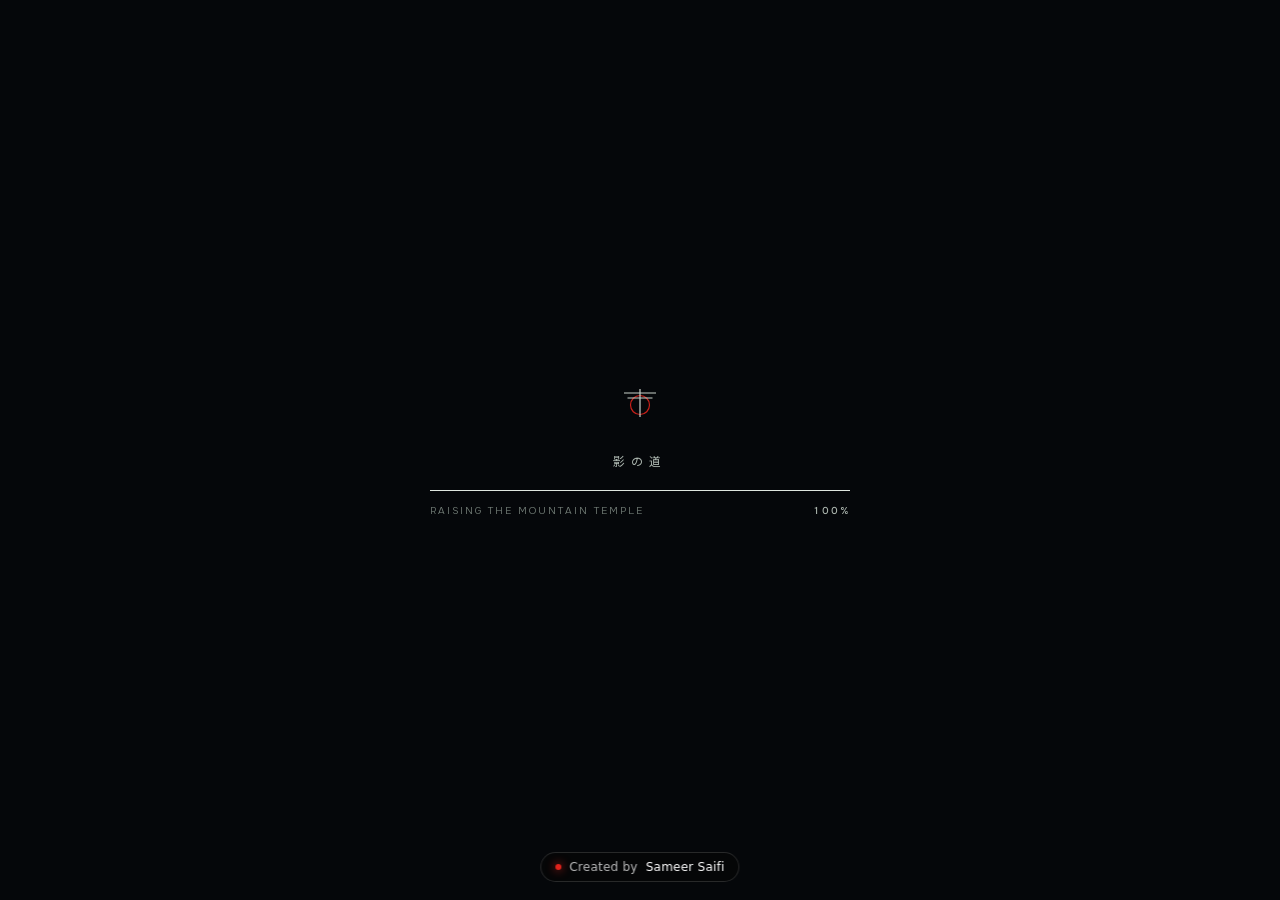
<file: kage/index.html>
<!doctype html>
<html lang="en">
<head>
<meta charset="utf-8">
<meta name="viewport" content="width=device-width, initial-scale=1">
<title>Kage — Where stillness reveals the unseen</title>
<meta name="theme-color" content="#080808">
<meta name="gallery-title" content="Kage">
<meta name="gallery-category" content="3D, Interactive, Landing Page">
<link rel="icon" href="data:image/svg+xml,%3Csvg xmlns='http://www.w3.org/2000/svg' viewBox='0 0 32 32'%3E%3Crect width='32' height='32' rx='7' fill='%23080808'/%3E%3Ccircle cx='16' cy='16' r='7' fill='%23e0231c'/%3E%3C/svg%3E">
<!-- import "@designcodeio/threeui/style.css" -->
<link rel="stylesheet" href="threeui.css">
<style>
  html, body { margin: 0; height: 100%; background: #080808; }
  /* The configured usage wraps the component in .shader-frame; here it fills the window. */
  .shader-frame { position: fixed; inset: 0; }
  /* "Created by" credit: floats above the frame, so the packaged kage.html stays byte-exact */
  .made-by { position: fixed; z-index: 10; left: 50%; bottom: 18px; transform: translateX(-50%); display: inline-flex; align-items: center; gap: 8px;
    padding: 8px 14px; border-radius: 999px; background: rgba(8, 8, 8, .62); border: 1px solid rgba(255, 255, 255, .14);
    -webkit-backdrop-filter: blur(10px); backdrop-filter: blur(10px); color: rgba(255, 255, 255, .72);
    font: 300 12px/1 'Onest', system-ui, -apple-system, 'Helvetica Neue', sans-serif; letter-spacing: .02em; white-space: nowrap; text-decoration: none;
    opacity: 0; transition: opacity .8s ease .4s; }
  .made-by strong { color: #fff; font-weight: 500; }
  .made-by i { width: 6px; height: 6px; border-radius: 50%; background: #e0231c; box-shadow: 0 0 10px #e0231c; animation: madeby 2.4s ease-in-out infinite; }
  [data-state="ready"] ~ .made-by, .shader-frame:has([data-state="ready"]) ~ .made-by { opacity: 1; }
  @keyframes madeby { 50% { opacity: .35; } }
  @media (prefers-reduced-motion: reduce) { .made-by i { animation: none; } }
</style>
</head>
<body>
<!--
  Static equivalent of the configured usage:

    <div className="shader-frame">
      <KageLandingPage headingFont="onest" bodyFont="onest" headingWeight="400" bodyWeight="300"
        primaryColor="#e0231c" headingSize={46} bodySize={17} headingLetterSpacing={-0.012} />
    </div>

  KageLandingPage renders LandingPageFrame (src/shaders/landing-pages/LandingPageFrame.tsx): the packaged,
  byte-exact landing-pages/kage.html in a sandboxed iframe, with the typography/colour customization from
  KAGE_TYPOGRAPHY (pageRecipes.ts) appended to the frame's own <head> on load (pageTypography.ts).
-->
<div class="shader-frame">
  <div class="threeui-background landing-page-frame" data-state="loading"
       style="position: relative; overflow: hidden; background: #080808; pointer-events: auto;">
    <iframe id="kageFrame" title="Kage — Where stillness reveals the unseen" src="landing-pages/kage.html"
            sandbox="allow-downloads allow-forms allow-modals allow-popups allow-same-origin allow-scripts"
            loading="eager"
            style="position: absolute; inset: 0; display: block; width: 100%; height: 100%; border: 0; background: #080808; opacity: 1; pointer-events: auto;"></iframe>
  </div>
</div>
<span class="made-by"><i aria-hidden="true"></i>Created by <strong>Sameer Saifi</strong></span>

<script>
(function () {
  // KAGE_TYPOGRAPHY.css resolved for the configured props
  // (onest / onest, 400 / 300, #e0231c, 46, 17, -0.012). Onest is carried by the page, so no font link is added.
  var ONEST = "'Onest', system-ui, -apple-system, 'Helvetica Neue', sans-serif";
  var customization = {
    css: "\n:root {\n  --vermilion: #e0231c;\n  --ember: #ff5a3c;\n}\n" +
      "body { font-family: " + ONEST + "; }\n" +
      "body, .body, .body-lg, .num { font-weight: 300; }\n" +
      "h1:not(.jp), h2:not(.jp), h3:not(.jp), .display:not(.jp) {\n  font-family: " + ONEST + ";\n  font-weight: 400;\n}\n" +
      ".display { letter-spacing: -0.012em; }\n" +
      ".h-hero { font-size: clamp(26px, 3.05vw, 46px); }\n" +
      ".h-sec { font-size: clamp(30px, 4vw, 60px); }\n" +
      ".body-lg { font-size: clamp(14px, 1.02vw, 17px); }\n" +
      ".body { font-size: 14px; }\n",
    fontHref: undefined
  };

  var STYLE_ID = "threeui-page-typography";
  var FONT_LINK_ID = "threeui-page-typography-fonts";
  var MESSAGE_TYPE = "threeui-page-customization";

  // applyPageCustomization: appended to the frame's own head, so the packaged file stays byte-exact.
  function applyPageCustomization(frame, c) {
    var doc = frame && frame.contentDocument;
    if (!doc || !doc.head) return;
    var existingLink = doc.getElementById(FONT_LINK_ID);
    if (c && c.fontHref) {
      var link = existingLink || doc.createElement("link");
      link.id = FONT_LINK_ID; link.rel = "stylesheet";
      if (link.getAttribute("href") !== c.fontHref) link.href = c.fontHref;
      if (!existingLink) doc.head.append(link);
    } else if (existingLink) {
      existingLink.remove();
    }
    if (!c || !c.css) { var old = doc.getElementById(STYLE_ID); if (old) old.remove(); return; }
    var style = doc.getElementById(STYLE_ID) || doc.createElement("style");
    style.id = STYLE_ID;
    if (style.textContent !== c.css) style.textContent = c.css;
    doc.head.append(style);
  }

  // postPageCustomization: the same contract for frames that listen for it.
  function postPageCustomization(frame, c) {
    if (frame && frame.contentWindow) {
      frame.contentWindow.postMessage({ type: MESSAGE_TYPE, css: (c && c.css) || "", fontHref: c && c.fontHref }, "*");
    }
  }

  var frame = document.getElementById("kageFrame");
  frame.addEventListener("load", function () {
    applyPageCustomization(frame, customization);
    postPageCustomization(frame, customization);
    frame.parentElement.setAttribute("data-state", "ready");
  });
})();
</script>
</body>
</html>
</file>
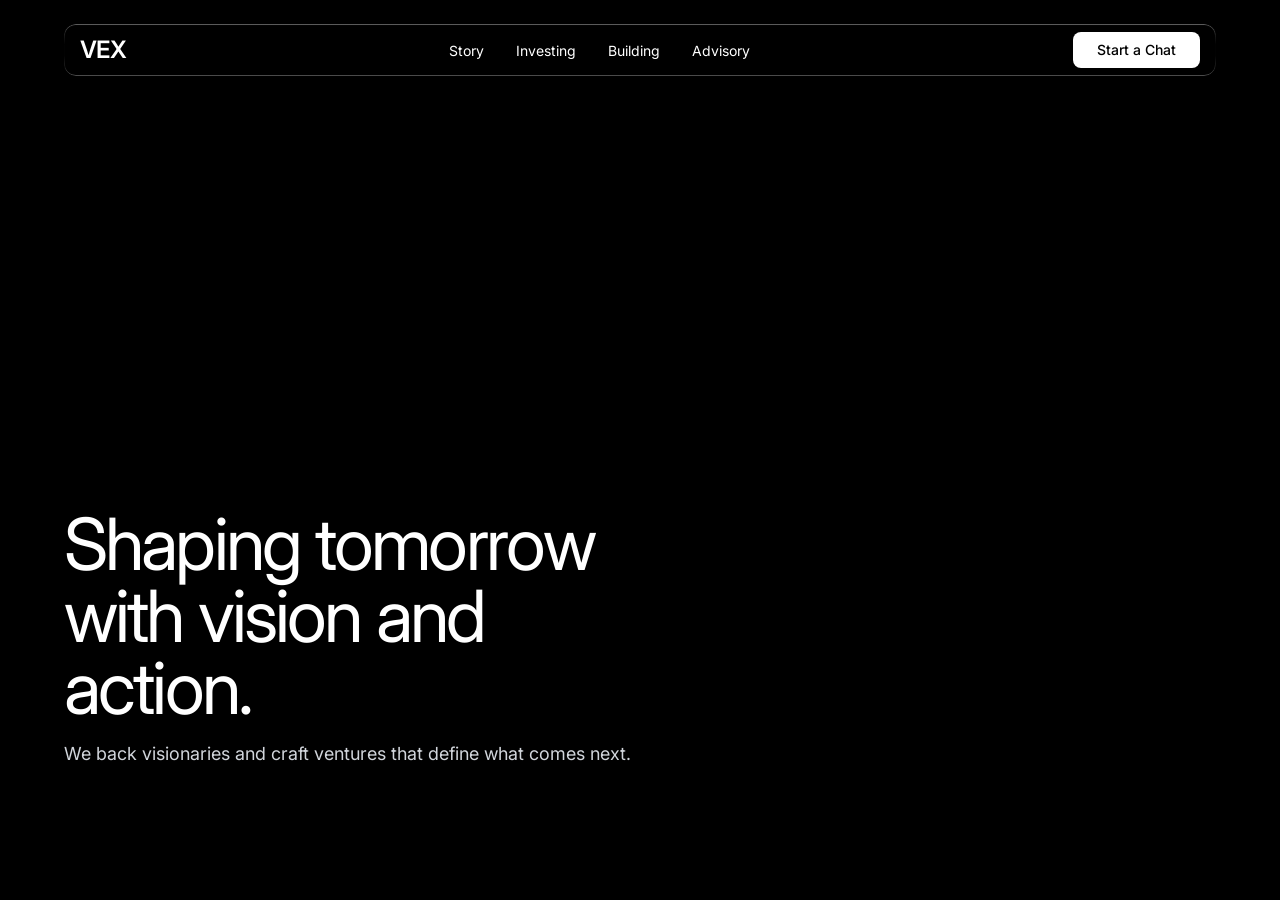
<file: vex/index.html>
<!doctype html>
<html lang="en">
  <head>
    <meta charset="UTF-8" />
    <meta name="viewport" content="width=device-width, initial-scale=1.0" />
    <title>VEX — Investing. Building. Advisory.</title>
    <meta name="description" content="VEX backs visionaries and crafts ventures that define what comes next." />
    <meta name="theme-color" content="#000000" />
    <link rel="icon" href="data:," />
    <link rel="preconnect" href="https://fonts.googleapis.com">
    <link rel="preconnect" href="https://fonts.gstatic.com" crossorigin>
    <link href="https://fonts.googleapis.com/css2?family=Inter:wght@300;400;500;600&display=swap" rel="stylesheet">
    <script type="module" crossorigin src="./assets/index-BF51tQ4c.js"></script>
    <link rel="stylesheet" crossorigin href="./assets/index-BdwcqO4c.css">
  </head>
  <body>
    <div id="root"></div>
  </body>
</html>
</file>
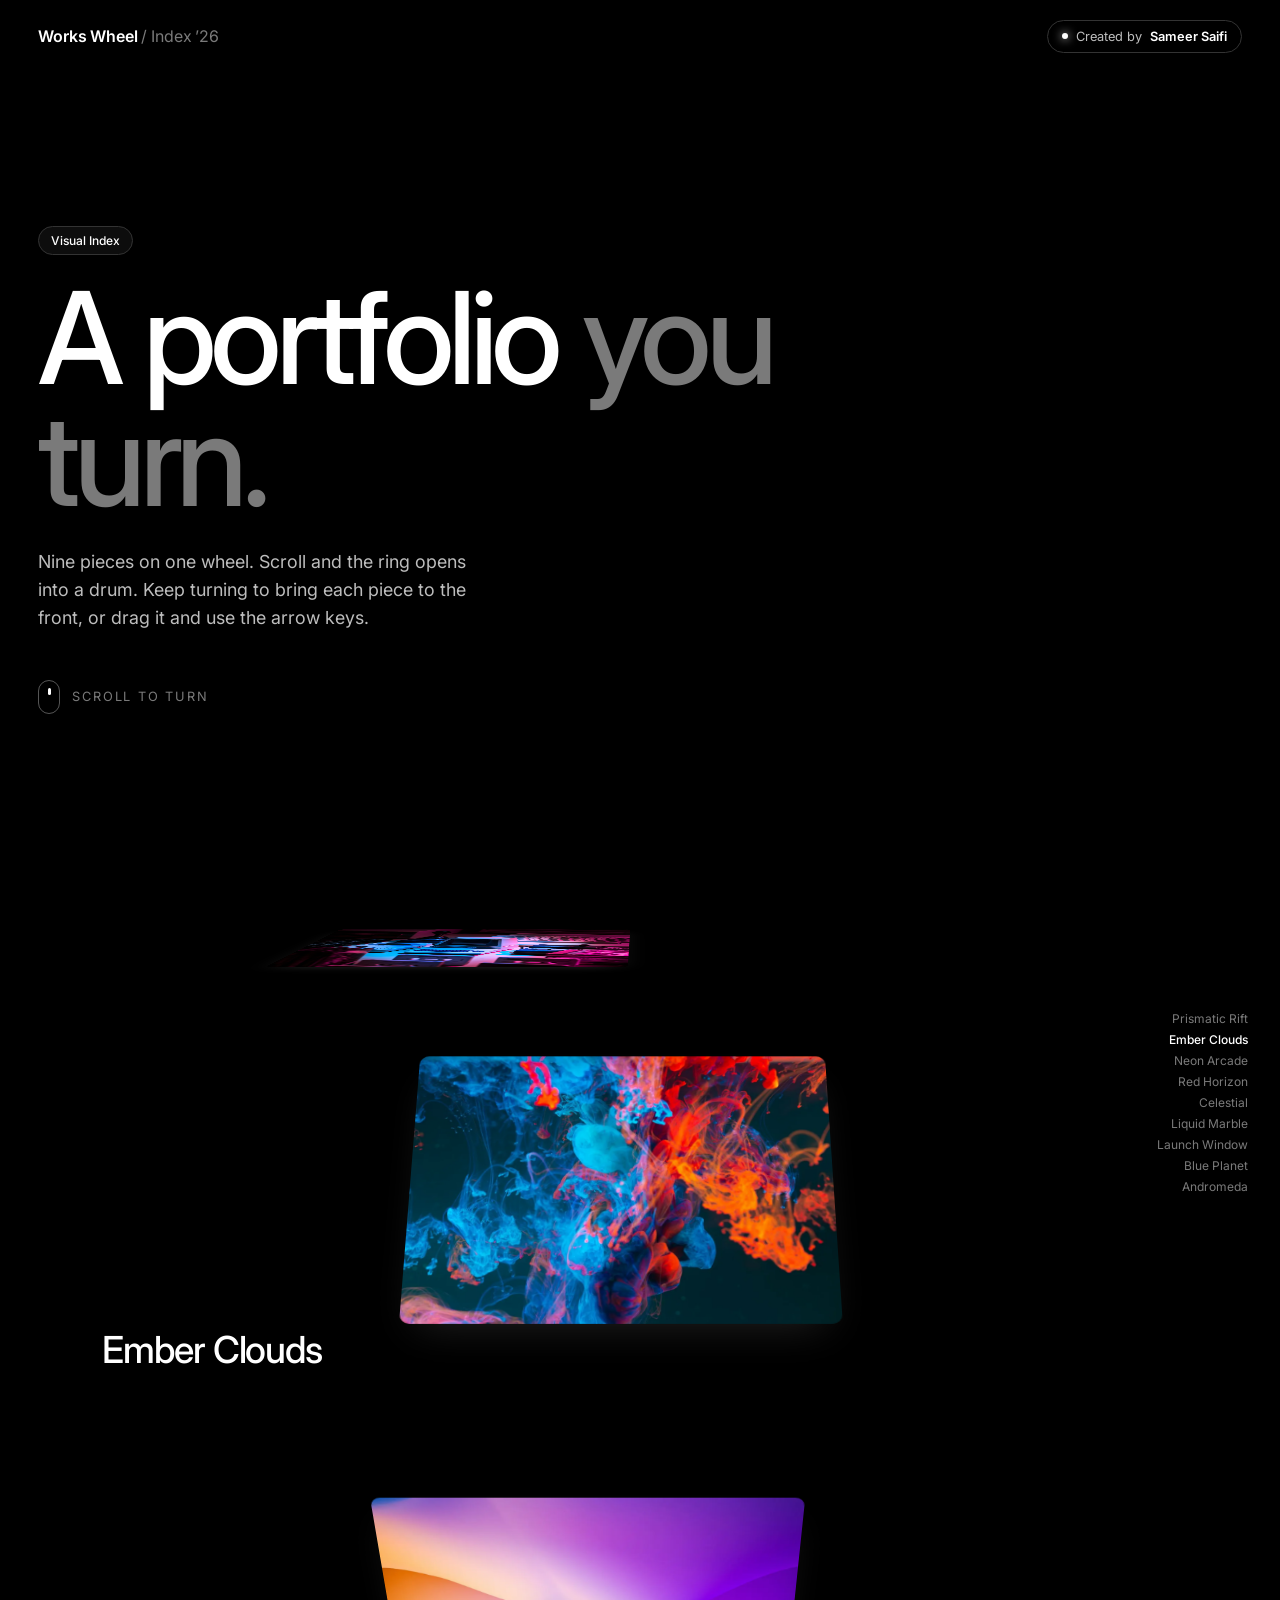
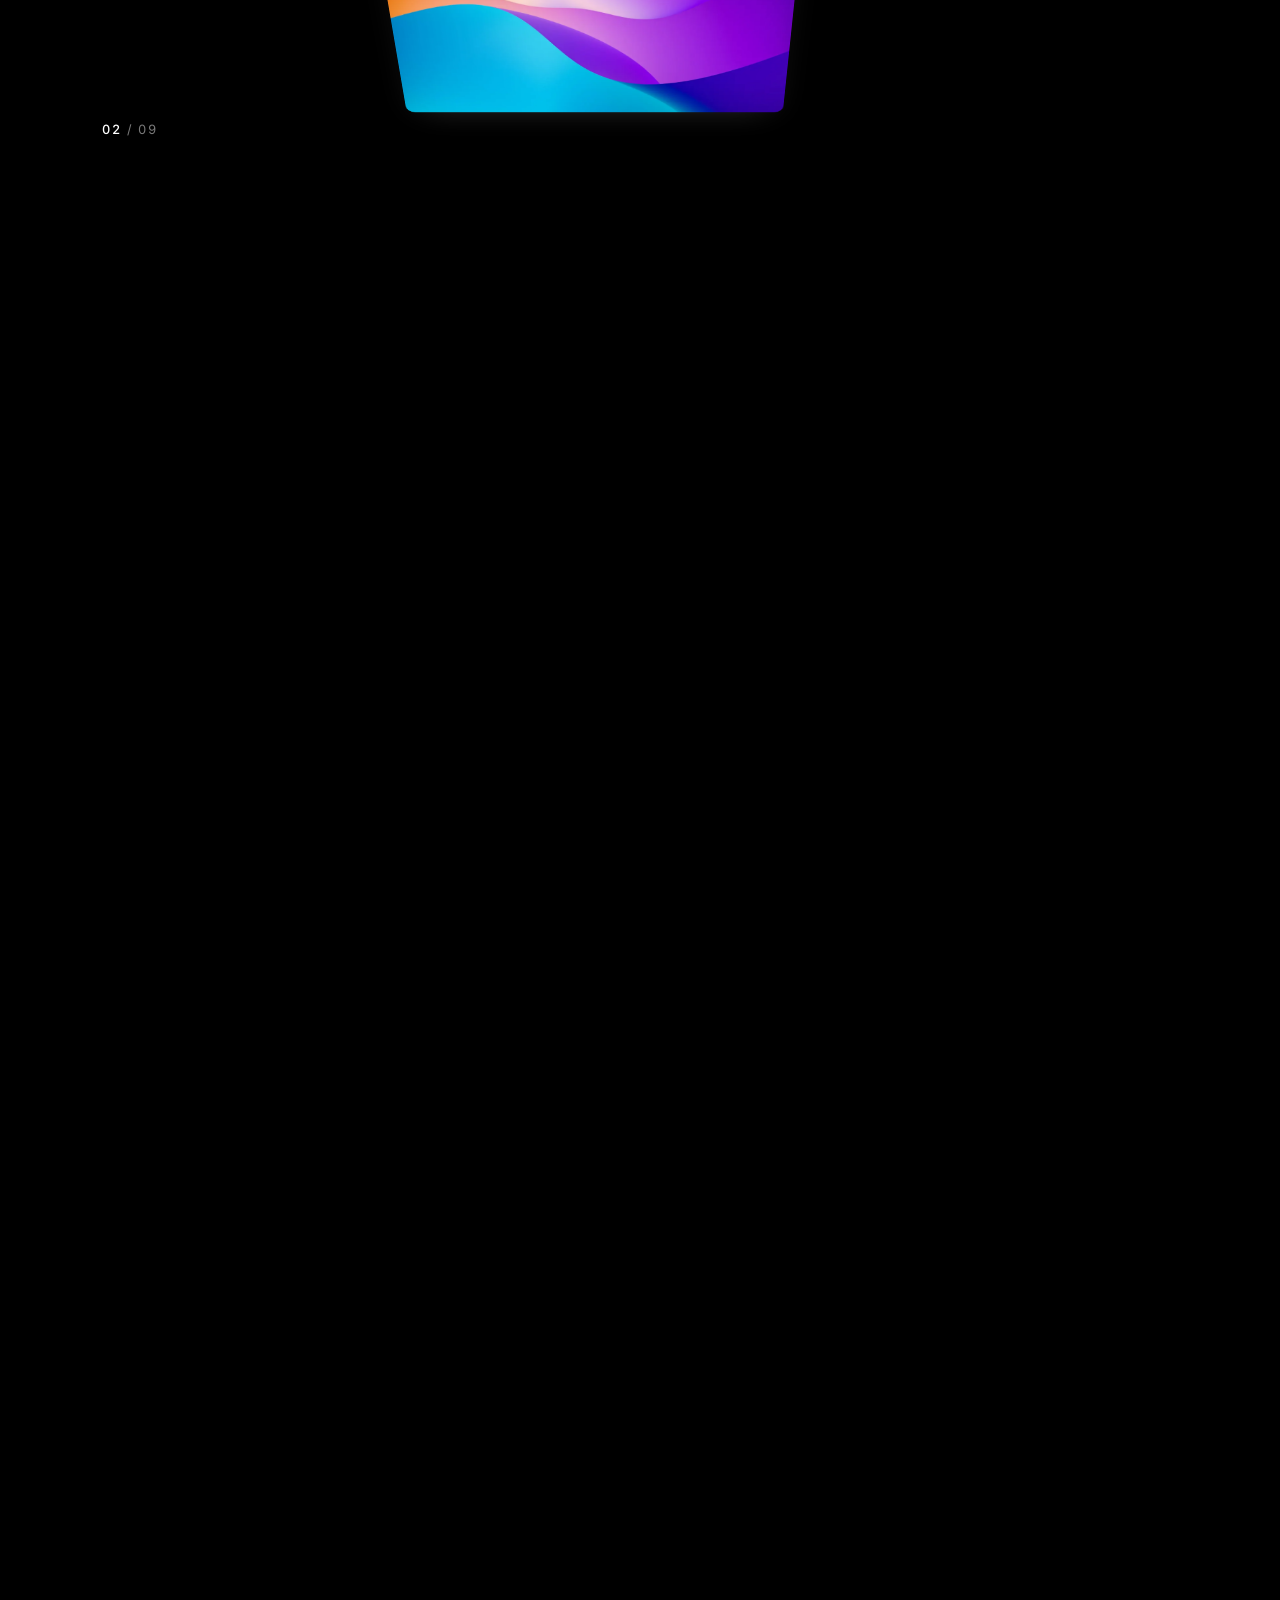
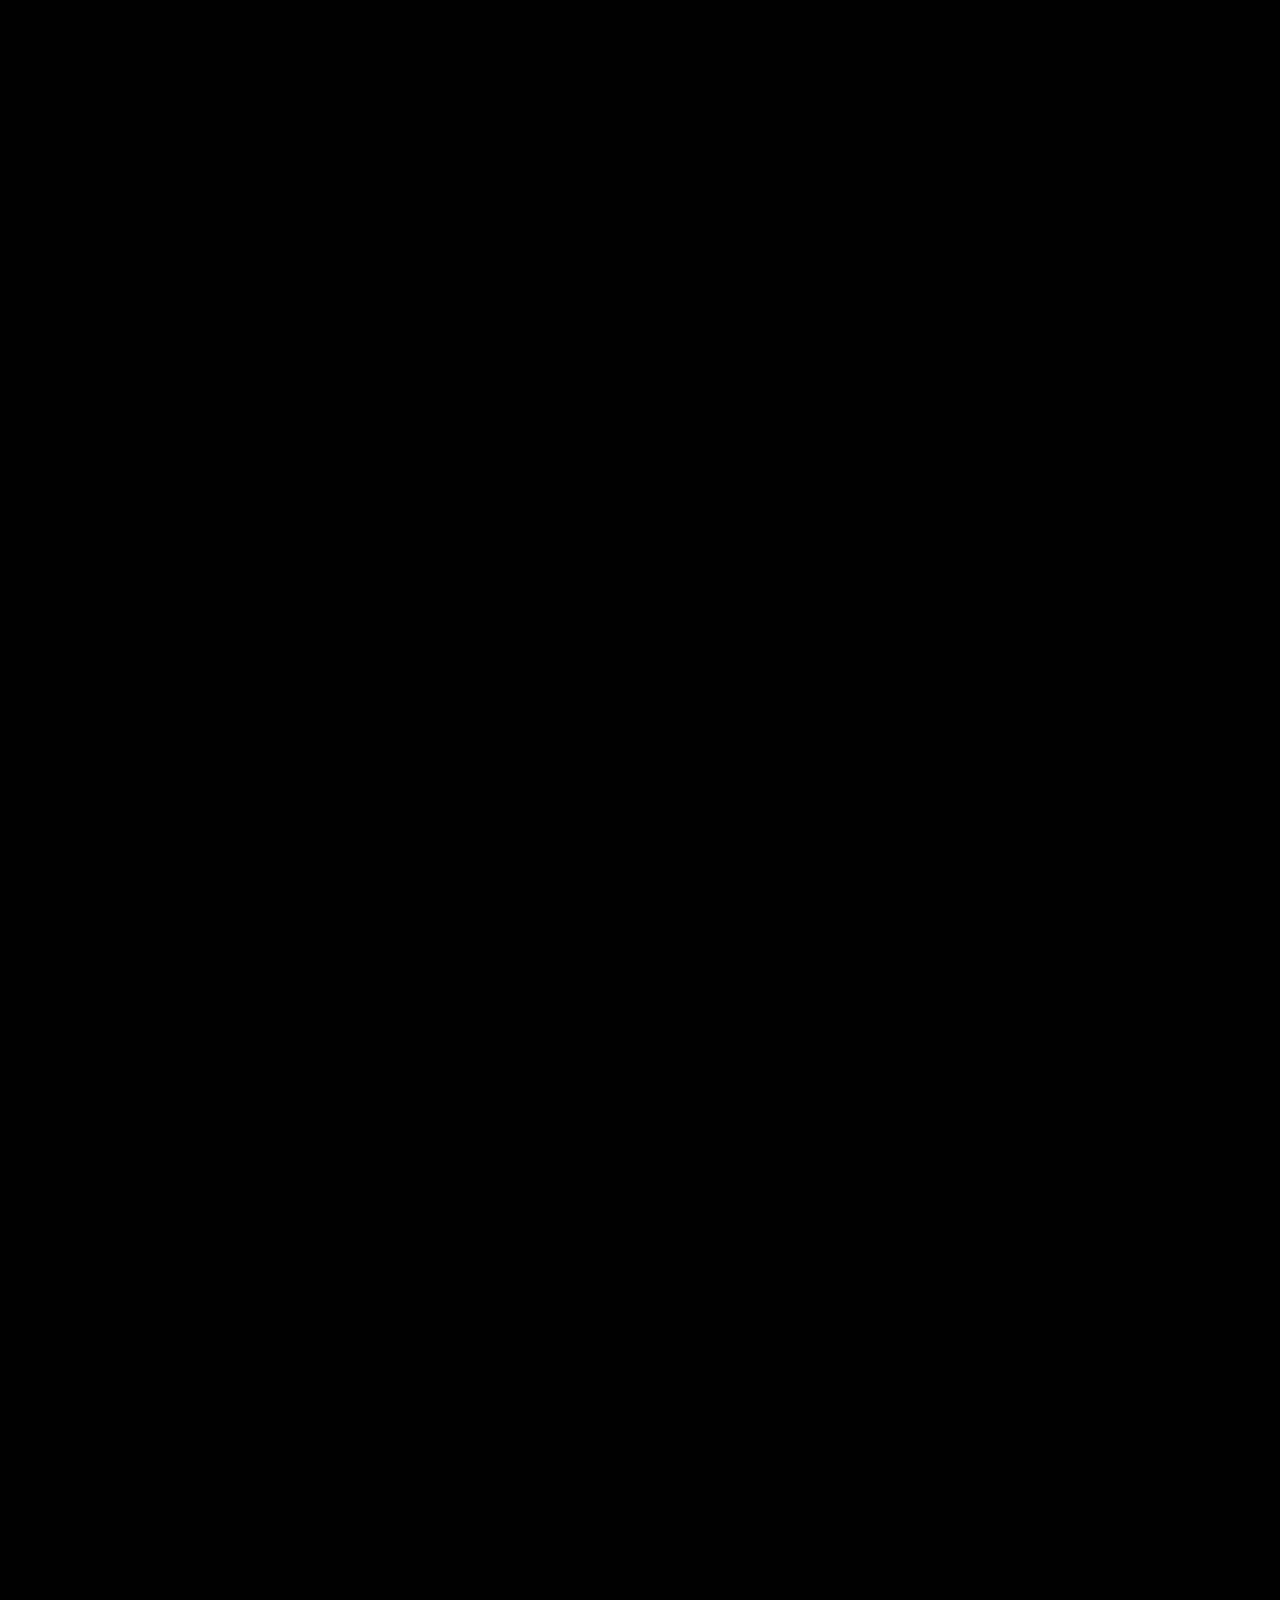
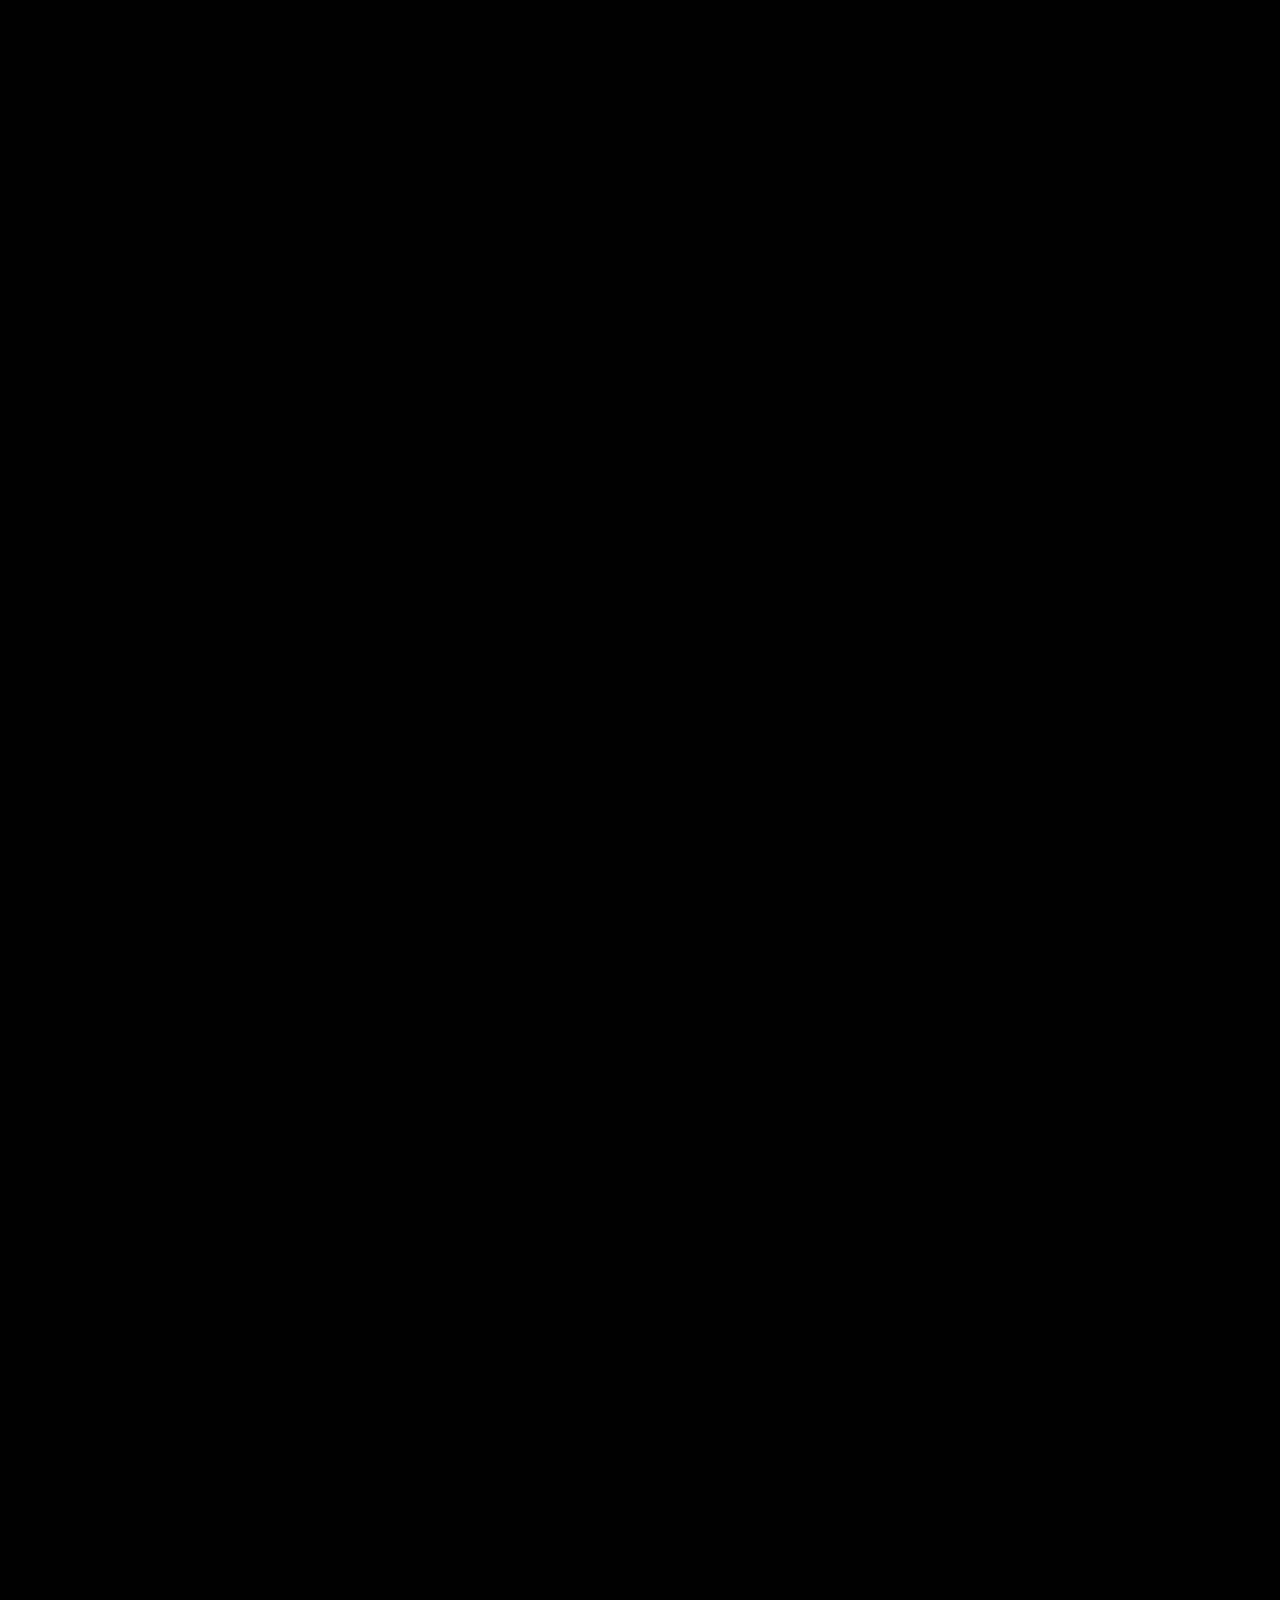
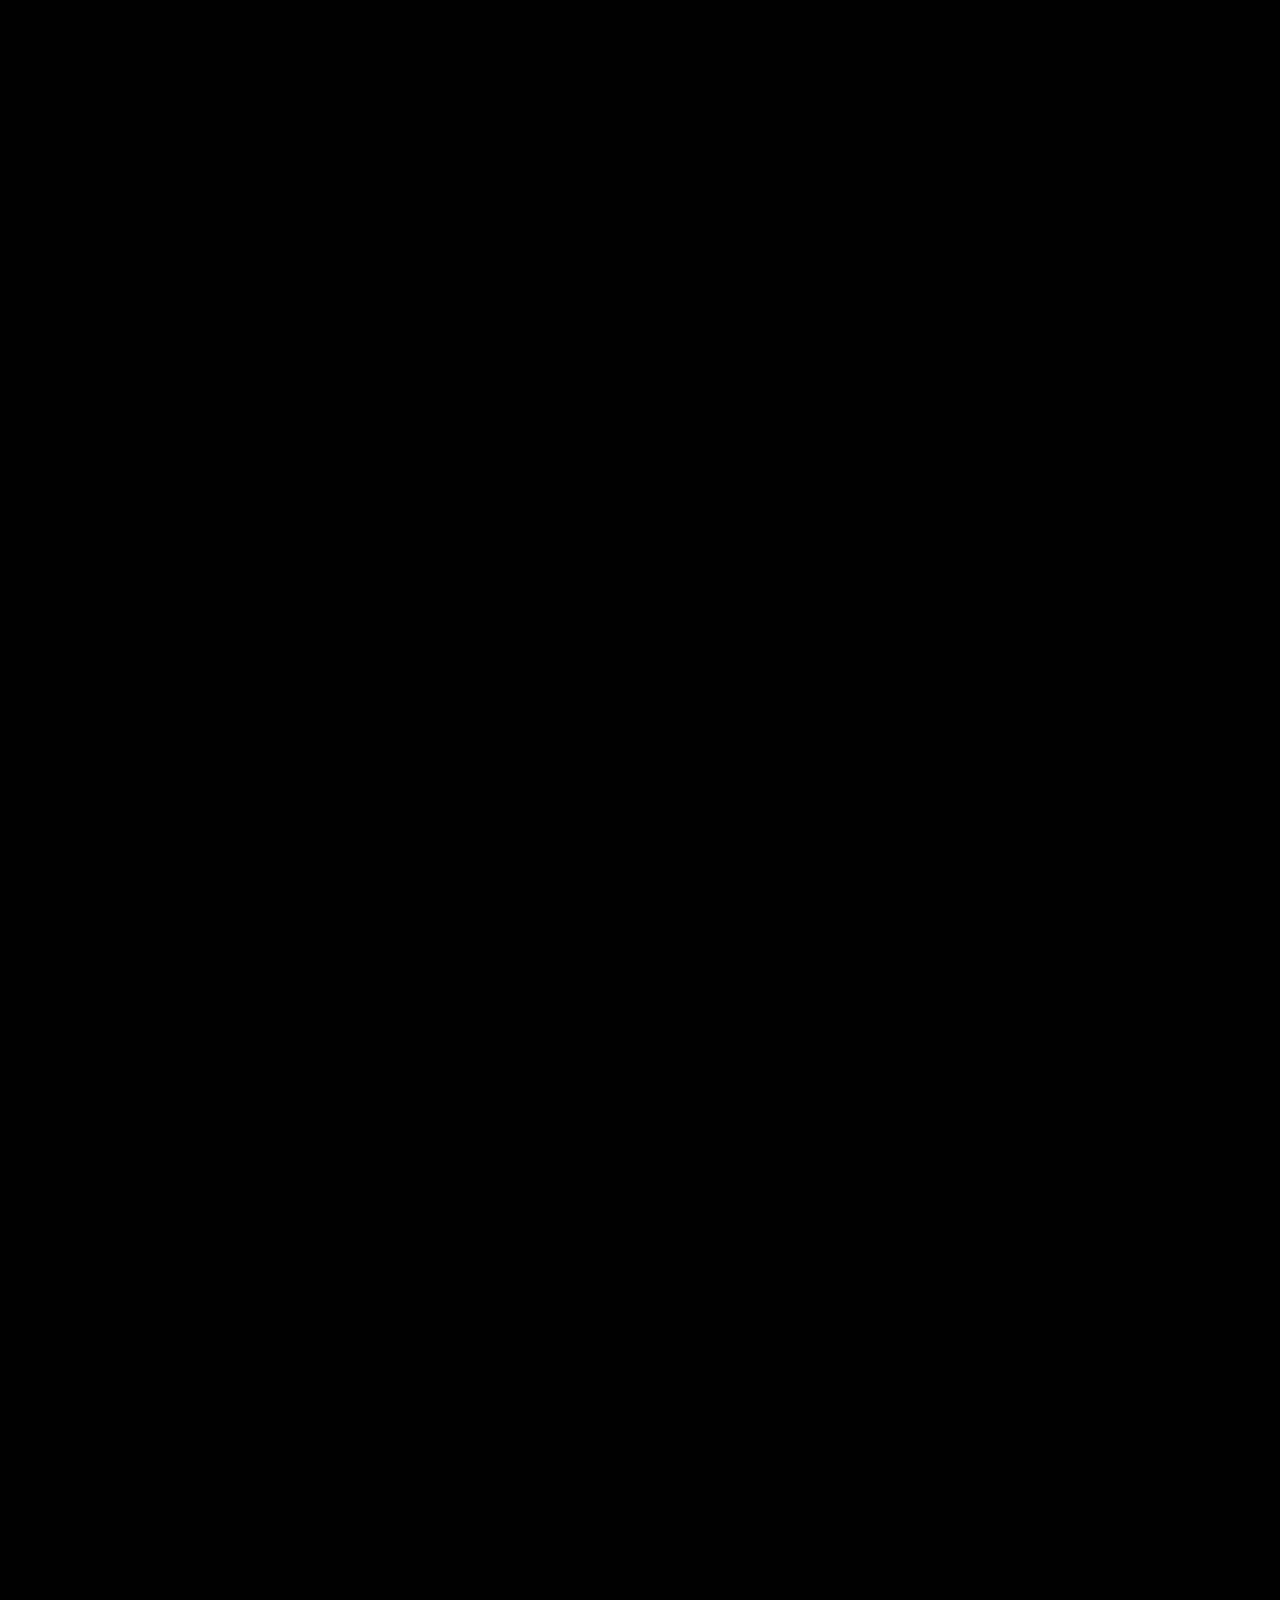
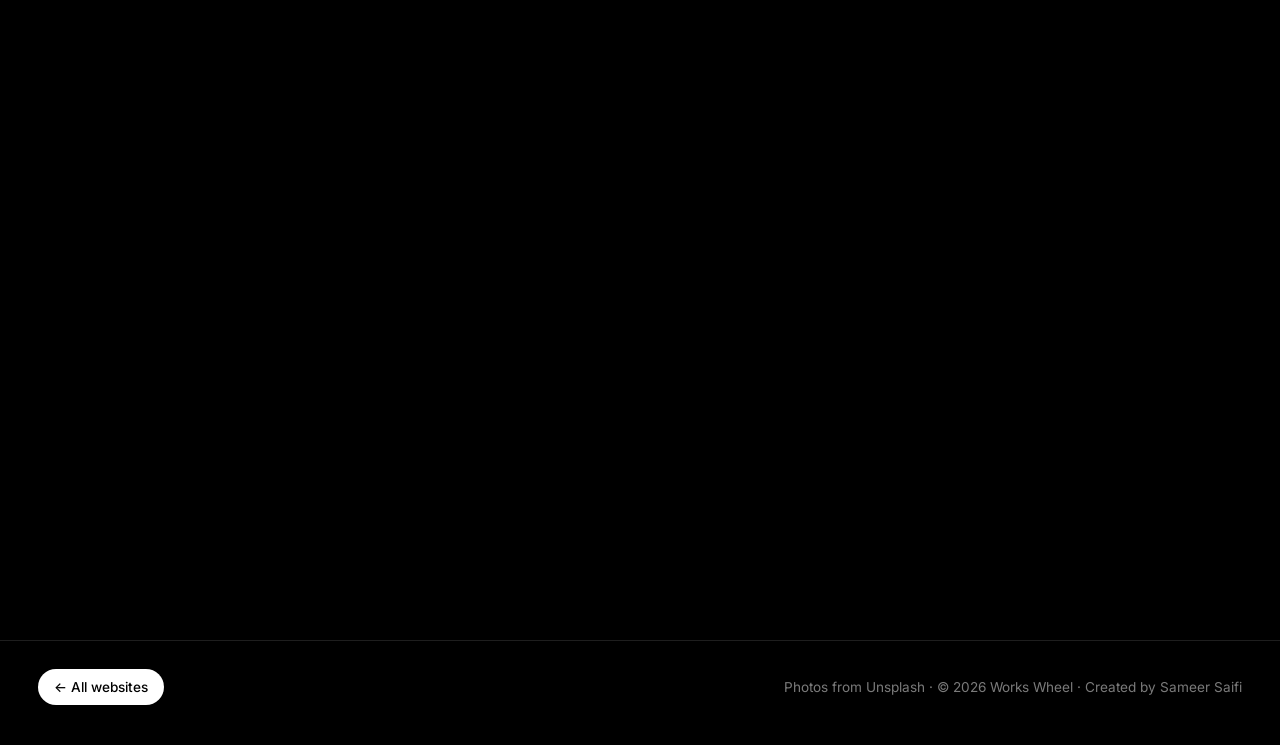
<file: works-wheel/index.html>
<!doctype html>
<html lang="en">
<head>
<meta charset="utf-8">
<meta name="viewport" content="width=device-width, initial-scale=1">
<title>Works Wheel — A Portfolio You Turn</title>
<meta name="description" content="A portfolio index built as a 3D wheel you turn. Scroll, drag or use the arrow keys. Created by Sameer Saifi.">
<meta name="theme-color" content="#000000">
<meta name="gallery-title" content="Works Wheel">
<meta name="gallery-category" content="3D, Interactive">
<link rel="preconnect" href="https://fonts.googleapis.com">
<link rel="preconnect" href="https://fonts.gstatic.com" crossorigin>
<link rel="stylesheet" href="https://fonts.googleapis.com/css2?family=Inter:wght@300;400;500;600&display=swap">
<style>
:root {
  --bg: #000;
  --line: #1E1E1E;
  --line-strong: #333;
  --text: #fff;
  --soft: #BDBDBD;
  --muted: #7A7A7A;
  --font: "Inter", "Segoe UI", system-ui, -apple-system, Arial, sans-serif;
  --ease: cubic-bezier(.22, 1, .36, 1);
  color-scheme: dark;
}
*, *::before, *::after { box-sizing: border-box; }
html { scroll-behavior: auto; }
body { margin: 0; background: var(--bg); color: var(--text); font-family: var(--font); -webkit-font-smoothing: antialiased; overflow-x: clip; }
a { color: inherit; text-decoration: none; }
button { font: inherit; color: inherit; }
:focus-visible { outline: 2px solid #fff; outline-offset: 3px; border-radius: 8px; }
.wrap { max-width: 1440px; margin-inline: auto; padding-inline: clamp(16px, 3vw, 40px); }

/* ---------- Top bar ---------- */
.bar { position: fixed; z-index: 20; top: 0; left: 0; right: 0; }
.bar-in { display: flex; align-items: center; justify-content: space-between; gap: 16px; height: 72px; }
.brand { font-size: 1rem; font-weight: 600; letter-spacing: -.01em; }
.brand span { color: var(--muted); font-weight: 400; }
.credit { display: inline-flex; align-items: center; gap: 8px; padding: 8px 14px; border-radius: 999px; border: 1px solid var(--line-strong);
  background: rgba(0, 0, 0, .5); -webkit-backdrop-filter: blur(10px); backdrop-filter: blur(10px); font-size: .8rem; color: var(--soft); white-space: nowrap; }
.credit i { width: 6px; height: 6px; border-radius: 50%; background: #fff; box-shadow: 0 0 10px #fff; animation: pulse 2.4s ease-in-out infinite; }
.credit strong { color: #fff; font-weight: 600; }
@keyframes pulse { 50% { opacity: .35; } }

/* ---------- Intro ---------- */
.intro { min-height: 100vh; min-height: 100svh; display: grid; align-content: center; padding-block: 120px 80px; }
.chip { justify-self: start; padding: 6px 12px; border-radius: 999px; border: 1px solid var(--line-strong); background: #0D0D0D; font-size: .75rem; font-weight: 500; }
.intro h1 { margin: 22px 0 0; max-width: 11ch; font-size: clamp(3rem, 10vw, 8.5rem); font-weight: 500; line-height: .95; letter-spacing: -.05em; }
.intro h1 em { font-style: normal; color: var(--muted); }
.intro p { margin: 28px 0 0; max-width: 460px; color: var(--soft); font-size: clamp(1rem, 1.4vw, 1.15rem); line-height: 1.55; }
.cue { margin-top: 48px; display: inline-flex; align-items: center; gap: 12px; color: var(--muted); font-size: .8rem; letter-spacing: .14em; text-transform: uppercase; }
.cue b { position: relative; width: 22px; height: 34px; border: 1.5px solid #555; border-radius: 12px; }
.cue b::after { content: ""; position: absolute; left: 50%; top: 7px; width: 3px; height: 7px; margin-left: -1.5px; border-radius: 2px; background: #fff; animation: cue 1.8s var(--ease) infinite; }
@keyframes cue { 0% { transform: translateY(0); opacity: 1; } 70% { transform: translateY(10px); opacity: 0; } 100% { opacity: 0; } }
.rise { opacity: 0; transform: translateY(24px); filter: blur(8px); animation: rise 1.1s var(--ease) forwards; }
.rise.d1 { animation-delay: .12s; } .rise.d2 { animation-delay: .24s; } .rise.d3 { animation-delay: .36s; }
@keyframes rise { to { opacity: 1; transform: none; filter: none; } }

/* ---------- Works wheel ----------
   At rest the work sits in a ring around a title, each card tangent to the circle. Scrolling
   blows the ring open into a vertical drum: the front card lies flat and full size, its
   neighbours rotate away into perspective and curve back left along an arc, and each further
   step of scroll turns the next piece to the front. The stage stays pinned while the section
   scrolls past, so the page is never trapped. */
.ww { position: relative; }
.ww-pin { position: sticky; top: 0; height: 100vh; height: 100svh; min-height: 24rem; overflow: hidden; user-select: none; -webkit-user-select: none; }
.ww-stage { position: absolute; inset: 0; cursor: grab; outline: none; }
.ww-stage.is-dragging { cursor: grabbing; }
.ww-stage:focus-visible { outline: 2px solid #fff; outline-offset: -4px; }
.ww-wheel { position: absolute; top: 50%; left: 50%; transform-style: preserve-3d; }
.ww-card { position: absolute; display: block; backface-visibility: hidden; -webkit-backface-visibility: hidden; }
.ww-face { position: relative; display: block; width: 100%; height: 100%; overflow: hidden; border-radius: 10px; background: #111;
  box-shadow: 0 18px 40px -18px rgba(255, 255, 255, .14); }
.ww-face img { display: block; width: 100%; height: 100%; object-fit: cover; pointer-events: none; }
.ww-act { position: absolute; right: 12px; bottom: 12px; display: inline-flex; align-items: center; gap: 5px; padding: 4px 10px; border-radius: 999px;
  background: rgba(0, 0, 0, .7); -webkit-backdrop-filter: blur(6px); backdrop-filter: blur(6px); color: #fff; font-size: .72rem; font-weight: 500;
  opacity: 0; transform: translateY(4px); transition: opacity .25s, transform .25s; pointer-events: none; }
.ww-card:hover .ww-act, .ww-card:focus-visible .ww-act { opacity: 1; transform: none; }
.ww-label, .ww-title { position: absolute; pointer-events: none; font-weight: 500; letter-spacing: -.03em; line-height: 1.05; }
.ww-label { inset: 0; display: grid; place-items: center; }
.ww-title { top: 50%; left: 8%; transform: translateY(-50%); opacity: 0; }
.ww-index { position: absolute; z-index: 5; top: 12%; right: 2.5%; margin: 0; padding: 0; list-style: none; text-align: right; line-height: 1.75; color: var(--muted); }
.ww-index button { padding: 0; border: 0; background: none; color: inherit; font: inherit; cursor: pointer; transition: color .2s; }
.ww-index button:hover, .ww-index button[aria-current="true"] { color: #fff; }
.ww-index button[aria-current="true"] { font-weight: 500; }
.ww-count { position: absolute; z-index: 5; left: 8%; bottom: 7%; color: var(--muted); font-size: .8rem; letter-spacing: .14em; font-variant-numeric: tabular-nums; }
.ww-count b { color: #fff; font-weight: 500; }

/* ---------- Footer ---------- */
footer { border-top: 1px solid var(--line); }
.foot { display: flex; flex-wrap: wrap; align-items: center; justify-content: space-between; gap: 14px; padding-block: 28px 40px; color: var(--muted); font-size: .85rem; }
.back { display: inline-flex; align-items: center; gap: 8px; padding: 10px 16px; border-radius: 999px; background: #fff; color: #000; font-weight: 500; transition: transform .3s var(--ease); }
.back:hover { transform: translateX(-3px); }

@media (max-width: 640px) {
  .bar .credit { font-size: .72rem; padding: 7px 11px; }
  .brand span { display: none; }
  .ww-title { top: auto; bottom: 10%; left: 16px; right: 16px; transform: none; text-align: center; }
  .ww-count { left: 0; right: 0; bottom: 5%; text-align: center; }
  .ww-index { top: 11%; }
  .foot { flex-direction: column; align-items: flex-start; }
}
@media (prefers-reduced-motion: reduce) {
  *, *::before, *::after { animation: none !important; transition-duration: .01ms !important; }
  .rise { opacity: 1; transform: none; filter: none; }
}
</style>
</head>
<body>

<header class="bar">
  <div class="wrap bar-in">
    <a class="brand" href="#top">Works Wheel <span>/ Index ’26</span></a>
    <span class="credit"><i aria-hidden="true"></i>Created by <strong>Sameer Saifi</strong></span>
  </div>
</header>

<main id="top">
  <section class="wrap intro">
    <span class="chip rise">Visual Index</span>
    <h1 class="rise d1">A portfolio <em>you turn.</em></h1>
    <p class="rise d2">Nine pieces on one wheel. Scroll and the ring opens into a drum. Keep turning to bring each piece to the front, or drag it and use the arrow keys.</p>
    <span class="cue rise d3"><b aria-hidden="true"></b>Scroll to turn</span>
  </section>

  <!-- ===================== WORKS WHEEL (edit the list in the script below) ===================== -->
  <section class="ww" id="worksWheel" aria-label="Works ’26" data-label="Works ’26" data-action="View">
    <div class="ww-pin">
      <div class="ww-stage" id="wwStage" tabindex="0" role="listbox" aria-label="Works ’26">
        <div class="ww-wheel" id="wwWheel"></div>
      </div>
      <div class="ww-label" id="wwLabel"></div>
      <div class="ww-title" id="wwTitle" aria-live="polite"></div>
      <ol class="ww-index" id="wwIndex"></ol>
      <div class="ww-count" id="wwCount"></div>
    </div>
  </section>
</main>

<footer>
  <div class="wrap foot">
    <a class="back" href="../">← All websites</a>
    <span>Photos from Unsplash · © <span id="year">2026</span> Works Wheel · Created by Sameer Saifi</span>
  </div>
</footer>

<script>
// ---------- The work on the wheel. Add, remove or reorder pieces here. ----------
var WORKS = [
  { title: 'Prismatic Rift', image: 'art/prismatic-rift.webp' },
  { title: 'Ember Clouds',   image: 'art/ember-clouds.webp' },
  { title: 'Neon Arcade',    image: 'art/neon-arcade.webp' },
  { title: 'Red Horizon',    image: 'art/red-horizon.webp' },
  { title: 'Celestial',      image: 'art/celestial.webp' },
  { title: 'Liquid Marble',  image: 'art/liquid-marble.webp' },
  { title: 'Launch Window',  image: 'art/launch-window.webp' },
  { title: 'Blue Planet',    image: 'art/blue-planet.webp' },
  { title: 'Andromeda',      image: 'art/andromeda.webp' },
];

// ---------- Works wheel ----------
// The whole wheel is one number, `turn`: 0 is the ring, 1 is the drum with item 0 at the
// front, and every whole number after that is one more item turned past. Page scroll sets
// the target; one rAF pass eases toward it and writes transforms straight to the DOM.
(function () {
  document.getElementById('year').textContent = new Date().getFullYear();
  var root = document.getElementById('worksWheel');
  var items = WORKS.slice();
  if (!root || !items.length) return;

  // Geometry. The card is measured against the stage; everything else against the card.
  var CARD_H = 0.38, CARD_MAX_W = 0.34, CARD_MAX_W_PHONE = 0.72, CARD_RATIO = 1.45;
  var STEP = 40;   // degrees between cards on the drum
  var DRUM = 2.22; // drum radius, in card heights
  var LENS = 2.7;  // perspective distance
  var RING_R = 1.14;
  var BOW = 1.82;  // radius of the arc the strip curves back along
  var TITLE = 0.124, INDEX = 0.04, CULL = 1.6;
  var EASE = 0.12, SETTLE = 160;
  var ITEM_SCROLL = 0.8; // page scroll per item, in screen heights

  var label = root.dataset.label || '';
  var action = root.dataset.action || '';
  var stage = document.getElementById('wwStage');
  var wheel = document.getElementById('wwWheel');
  var labelEl = document.getElementById('wwLabel');
  var titleEl = document.getElementById('wwTitle');
  var indexEl = document.getElementById('wwIndex');
  var countEl = document.getElementById('wwCount');
  var count = items.length, last = count - 1;
  var reduced = window.matchMedia && window.matchMedia('(prefers-reduced-motion: reduce)').matches;

  var esc = function (s) { return String(s).replace(/[&<>"']/g, function (c) { return { '&': '&amp;', '<': '&lt;', '>': '&gt;', '"': '&quot;', "'": '&#39;' }[c]; }); };
  var clamp = function (v, lo, hi) { return Math.min(hi, Math.max(lo, v)); };
  var lerp = function (a, b, t) { return a + (b - a) * t; };
  var rad = function (d) { return d * Math.PI / 180; };
  var pad = function (n) { return String(n).padStart(2, '0'); };

  labelEl.textContent = label;
  wheel.innerHTML = items.map(function (s, i) {
    var href = s.href || s.image;
    return '<a class="ww-card" id="ww-' + i + '" role="option" aria-selected="false" href="' + esc(href) + '" target="_blank" rel="noopener">' +
      '<span class="ww-face"><img src="' + esc(s.image) + '" alt="' + esc(s.title) + '" draggable="false" decoding="async">' +
      (action ? '<span class="ww-act"><svg width="10" height="10" viewBox="0 0 12 12" aria-hidden="true"><path d="M3 9 9 3M4 3h5v5" fill="none" stroke="currentColor" stroke-width="1.4" stroke-linecap="round" stroke-linejoin="round"/></svg>' + esc(action) + '</span>' : '') +
      '</span></a>';
  }).join('');
  indexEl.innerHTML = items.map(function (s, i) {
    return '<li><button type="button" data-i="' + i + '">' + esc(s.title) + '</button></li>';
  }).join('');
  var cards = [].slice.call(wheel.children);
  var faces = cards.map(function (c) { return c.firstElementChild; });
  var indexBtns = [].slice.call(indexEl.querySelectorAll('button'));

  var M = null, unit = 1;
  var turn = 0, target = 0, active = -1;

  function measure() {
    var w = stage.clientWidth, h = stage.clientHeight;
    var maxW = w < 640 ? CARD_MAX_W_PHONE : CARD_MAX_W;
    var cardW = Math.min(h * CARD_H * CARD_RATIO, w * maxW);
    var cardH = cardW / CARD_RATIO;
    var ringR = cardH * RING_R;
    // Shrink the ring's cards until the circle reads as a closed loop.
    var ringScale = clamp(((2 * Math.PI * ringR / count) * 0.82) / (cardW || 1), 0.16, 1);
    // Keep the whole ring inside the frame.
    var reach = Math.hypot(ringR + cardH * ringScale / 2, cardW * ringScale / 2);
    var ringFit = Math.min(1, (Math.min(w, h) * 0.9) / (2 * reach));
    M = { cardW: cardW, cardH: cardH, ringR: ringR, ringScale: ringScale, ringFit: ringFit, drumR: cardH * DRUM, bow: cardH * BOW };
    stage.style.perspective = cardH * LENS + 'px';
    cards.forEach(function (c) {
      c.style.width = cardW + 'px'; c.style.height = cardH + 'px';
      c.style.marginLeft = -cardW / 2 + 'px'; c.style.marginTop = -cardH / 2 + 'px';
    });
    labelEl.style.fontSize = titleEl.style.fontSize = Math.max(22, cardH * TITLE) + 'px';
    indexEl.style.fontSize = Math.max(11, cardH * INDEX) + 'px';
    titleEl.style.maxWidth = w < 640 ? '' : Math.max(120, w / 2 - cardW / 2 - w * 0.08 - 24) + 'px';
    unit = window.innerHeight * ITEM_SCROLL;
    root.style.height = (h + unit * (last + 1) + unit * 0.5) + 'px';
    read();
  }

  // Bow: how far left the arc has carried something that has turned off the front.
  var bowAt = function (drumDeg, bow) { return -bow * (1 - Math.cos(rad(drumDeg))); };
  // Both states in one chain: the ring terms fall away as `m` reaches the drum.
  function place(ringDeg, drumDeg, m) {
    return 'translateX(' + (m * bowAt(drumDeg, M.bow)) + 'px)' +
      ' rotateZ(' + ((1 - m) * ringDeg) + 'deg) translateY(' + (-(1 - m) * M.ringR) + 'px)' +
      ' rotateX(' + (m * drumDeg) + 'deg) translateZ(' + (m * M.drumR) + 'px)';
  }

  function setActive(n) {
    if (n === active) return;
    active = n;
    titleEl.textContent = items[n].title;
    countEl.innerHTML = '<b>' + pad(n + 1) + '</b> / ' + pad(count);
    stage.setAttribute('aria-activedescendant', 'ww-' + n);
    cards.forEach(function (c, i) { c.setAttribute('aria-selected', String(i === n)); });
    indexBtns.forEach(function (b, i) { b.setAttribute('aria-current', String(i === n)); });
  }

  function read() { target = clamp(-root.getBoundingClientRect().top / unit, 0, last + 1); }
  function scrollToTurn(t) {
    var y = window.scrollY + root.getBoundingClientRect().top + t * unit;
    window.scrollTo({ top: Math.round(y), behavior: reduced ? 'auto' : 'smooth' });
  }

  var frame = 0, running = false;
  function draw() {
    frame = requestAnimationFrame(draw);
    var gap = target - turn;
    if (Math.abs(gap) < 0.0005) turn = target; else turn += gap * (reduced ? 1 : EASE);
    var m = clamp(turn, 0, 1), pos = Math.max(0, turn - 1);
    // Pull the drum back so its front face lands on the picture plane; fit the ring to the frame.
    wheel.style.transform = 'translateZ(' + (-m * M.drumR) + 'px) scale(' + lerp(M.ringFit, 1, m) + ')';
    for (var i = 0; i < count; i++) {
      var d = i - pos, c = cards[i], hide = m > 0.5 && Math.abs(d) > CULL;
      c.style.transform = place(d * (360 / count), d * STEP, m);
      c.style.opacity = hide ? '0' : '1';
      c.style.visibility = hide ? 'hidden' : 'visible';
      c.style.zIndex = String(Math.round(100 - Math.abs(d) * 2));
      faces[i].style.transform = 'scale(' + lerp(M.ringScale, 1, m) + ')';
    }
    labelEl.style.opacity = String(1 - m);
    titleEl.style.opacity = countEl.style.opacity = String(m);
    setActive(clamp(Math.round(pos), 0, last));
  }
  function start() { if (!running) { running = true; frame = requestAnimationFrame(draw); } }
  function stop() { running = false; cancelAnimationFrame(frame); }
  if ('IntersectionObserver' in window) {
    new IntersectionObserver(function (es) { es[0].isIntersecting ? start() : stop(); }, { rootMargin: '100px 0px' }).observe(root);
  } else { start(); }

  // After the scroll goes quiet, settle on a whole item instead of resting between two.
  var settleTimer = 0, dragY = null, moved = 0;
  window.addEventListener('scroll', function () {
    read();
    clearTimeout(settleTimer);
    settleTimer = setTimeout(function () {
      if (dragY !== null) return;
      var r = Math.round(target);
      if (target > 0.02 && target < last + 0.98 && Math.abs(target - r) > 0.02) scrollToTurn(r);
    }, SETTLE);
  }, { passive: true });

  // Mouse drag turns the wheel (touch scrolls the page natively, which turns it too).
  stage.addEventListener('pointerdown', function (e) {
    if (e.pointerType !== 'mouse' || e.button !== 0) return;
    dragY = e.clientY; moved = 0;
    stage.classList.add('is-dragging');
  });
  window.addEventListener('pointermove', function (e) {
    if (dragY === null) return;
    var dy = dragY - e.clientY;
    moved += Math.abs(dy);
    dragY = e.clientY;
    window.scrollBy(0, dy * (unit / 420));
  });
  window.addEventListener('pointerup', function () {
    if (dragY === null) return;
    dragY = null;
    stage.classList.remove('is-dragging');
    if (target > 0 && target < last + 1) scrollToTurn(Math.round(target));
  });
  // A drag is not a click.
  stage.addEventListener('click', function (e) { if (moved > 6) { e.preventDefault(); moved = 0; } }, true);

  stage.addEventListener('keydown', function (e) {
    if (e.key === 'ArrowDown') scrollToTurn(Math.min(last + 1, Math.round(target) + 1));
    else if (e.key === 'ArrowUp') scrollToTurn(Math.max(0, Math.round(target) - 1));
    else return;
    e.preventDefault();
  });
  indexEl.addEventListener('click', function (e) {
    var b = e.target.closest('button'); if (b) scrollToTurn(Number(b.dataset.i) + 1);
  });

  if ('ResizeObserver' in window) new ResizeObserver(measure).observe(stage);
  window.addEventListener('resize', measure);
  measure();
  setActive(0);
})();
</script>
</body>
</html>
</file>
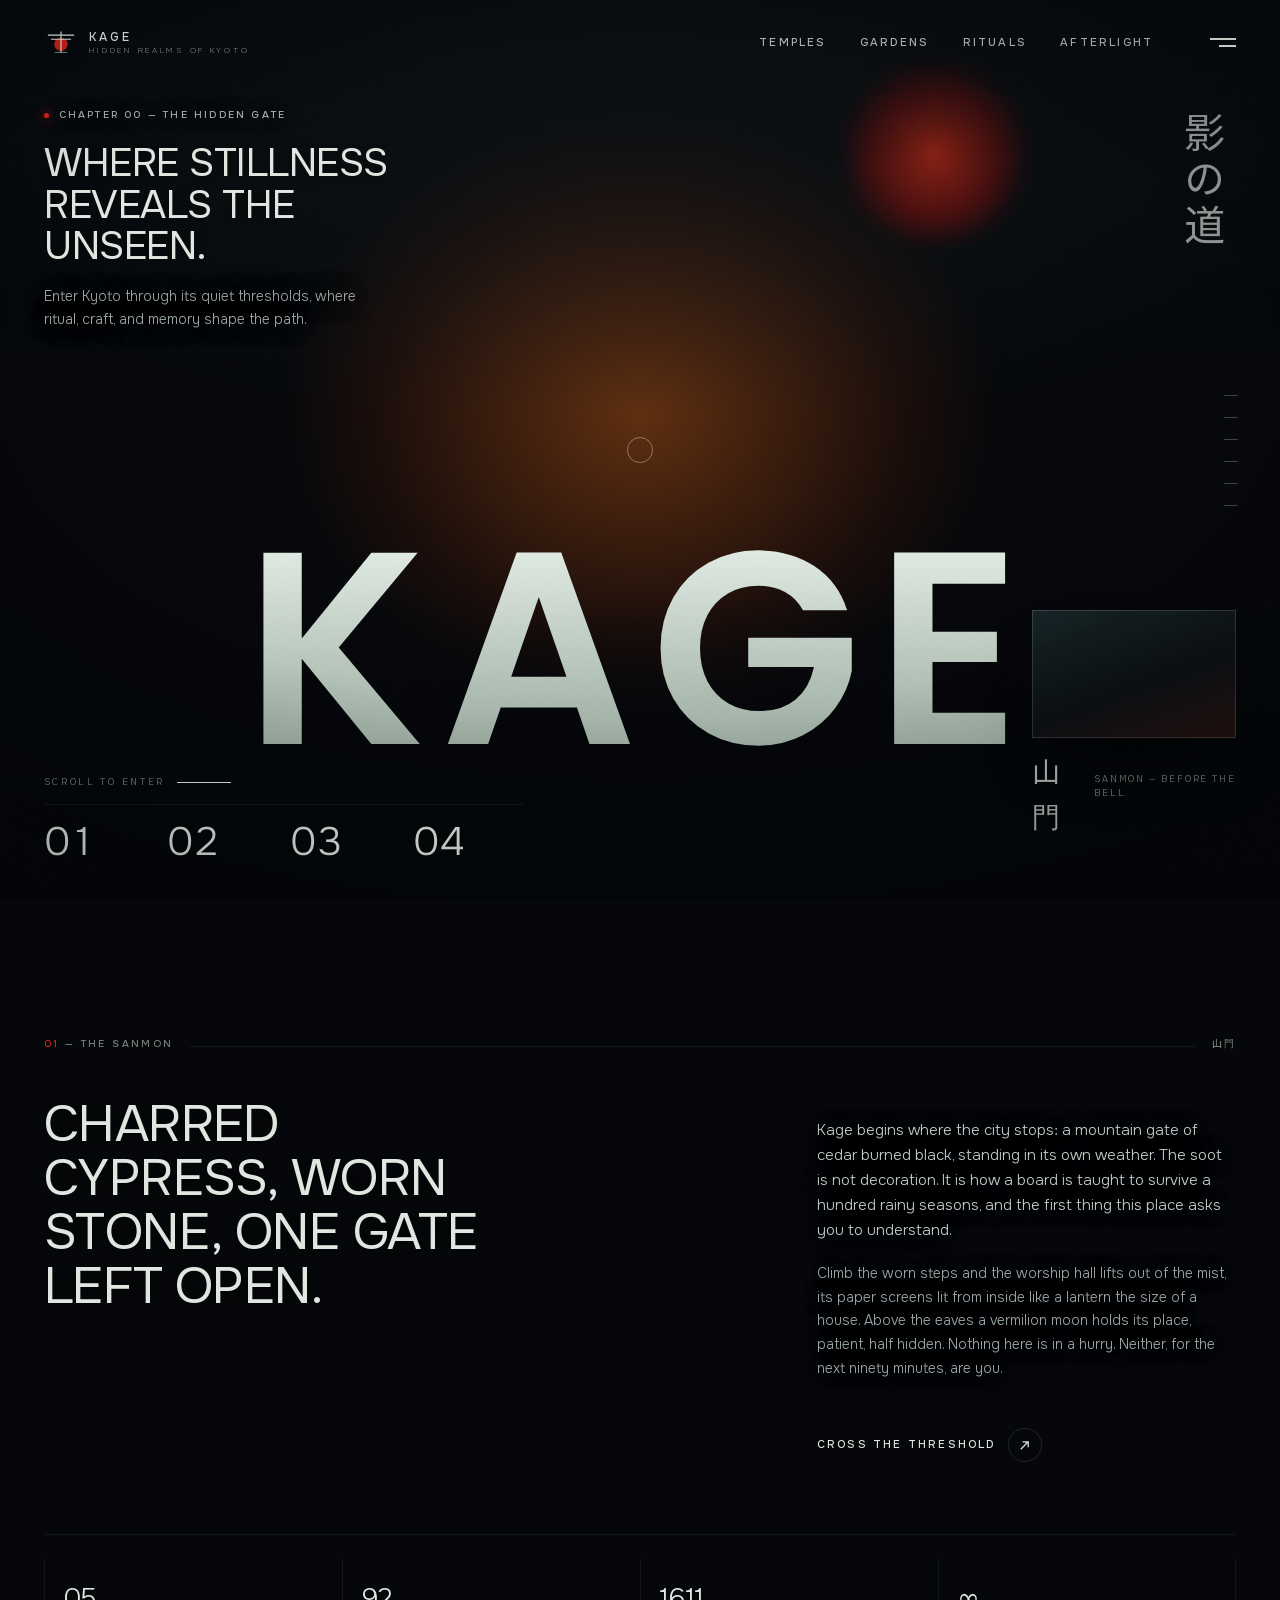
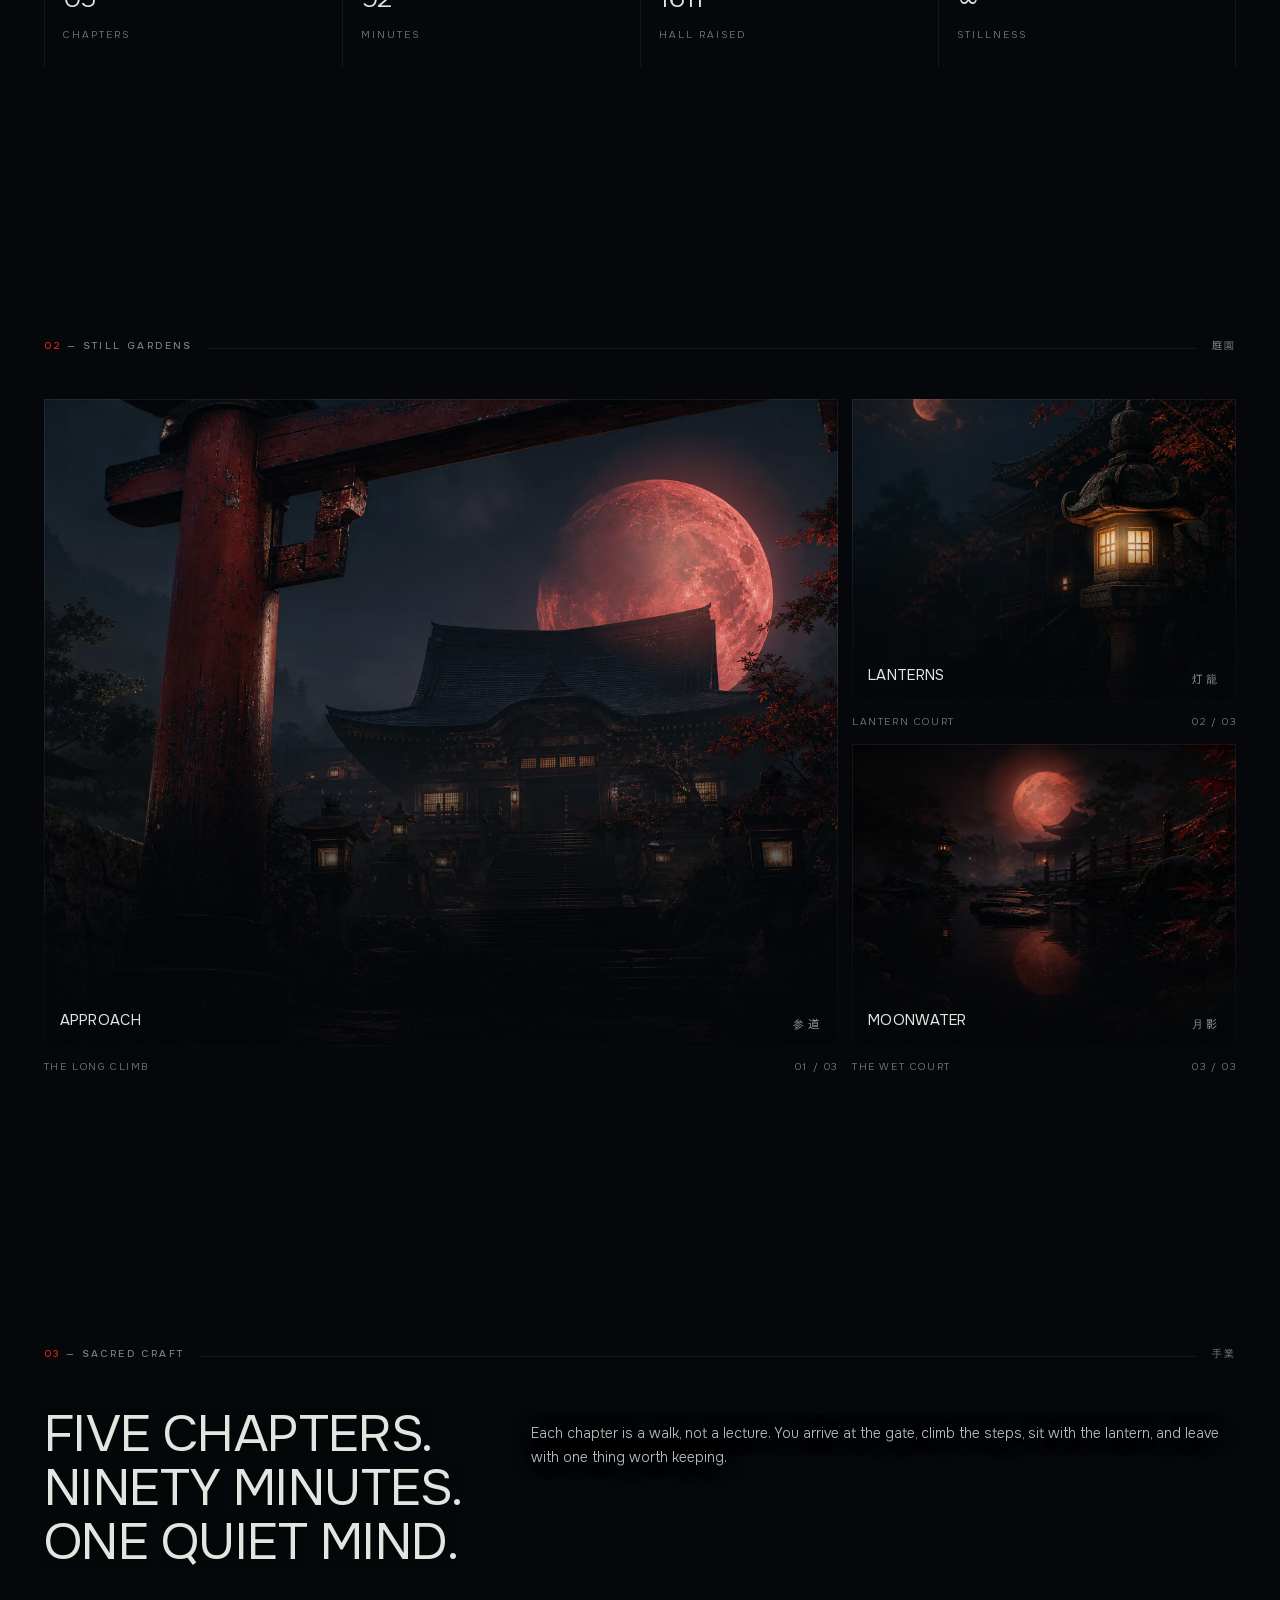
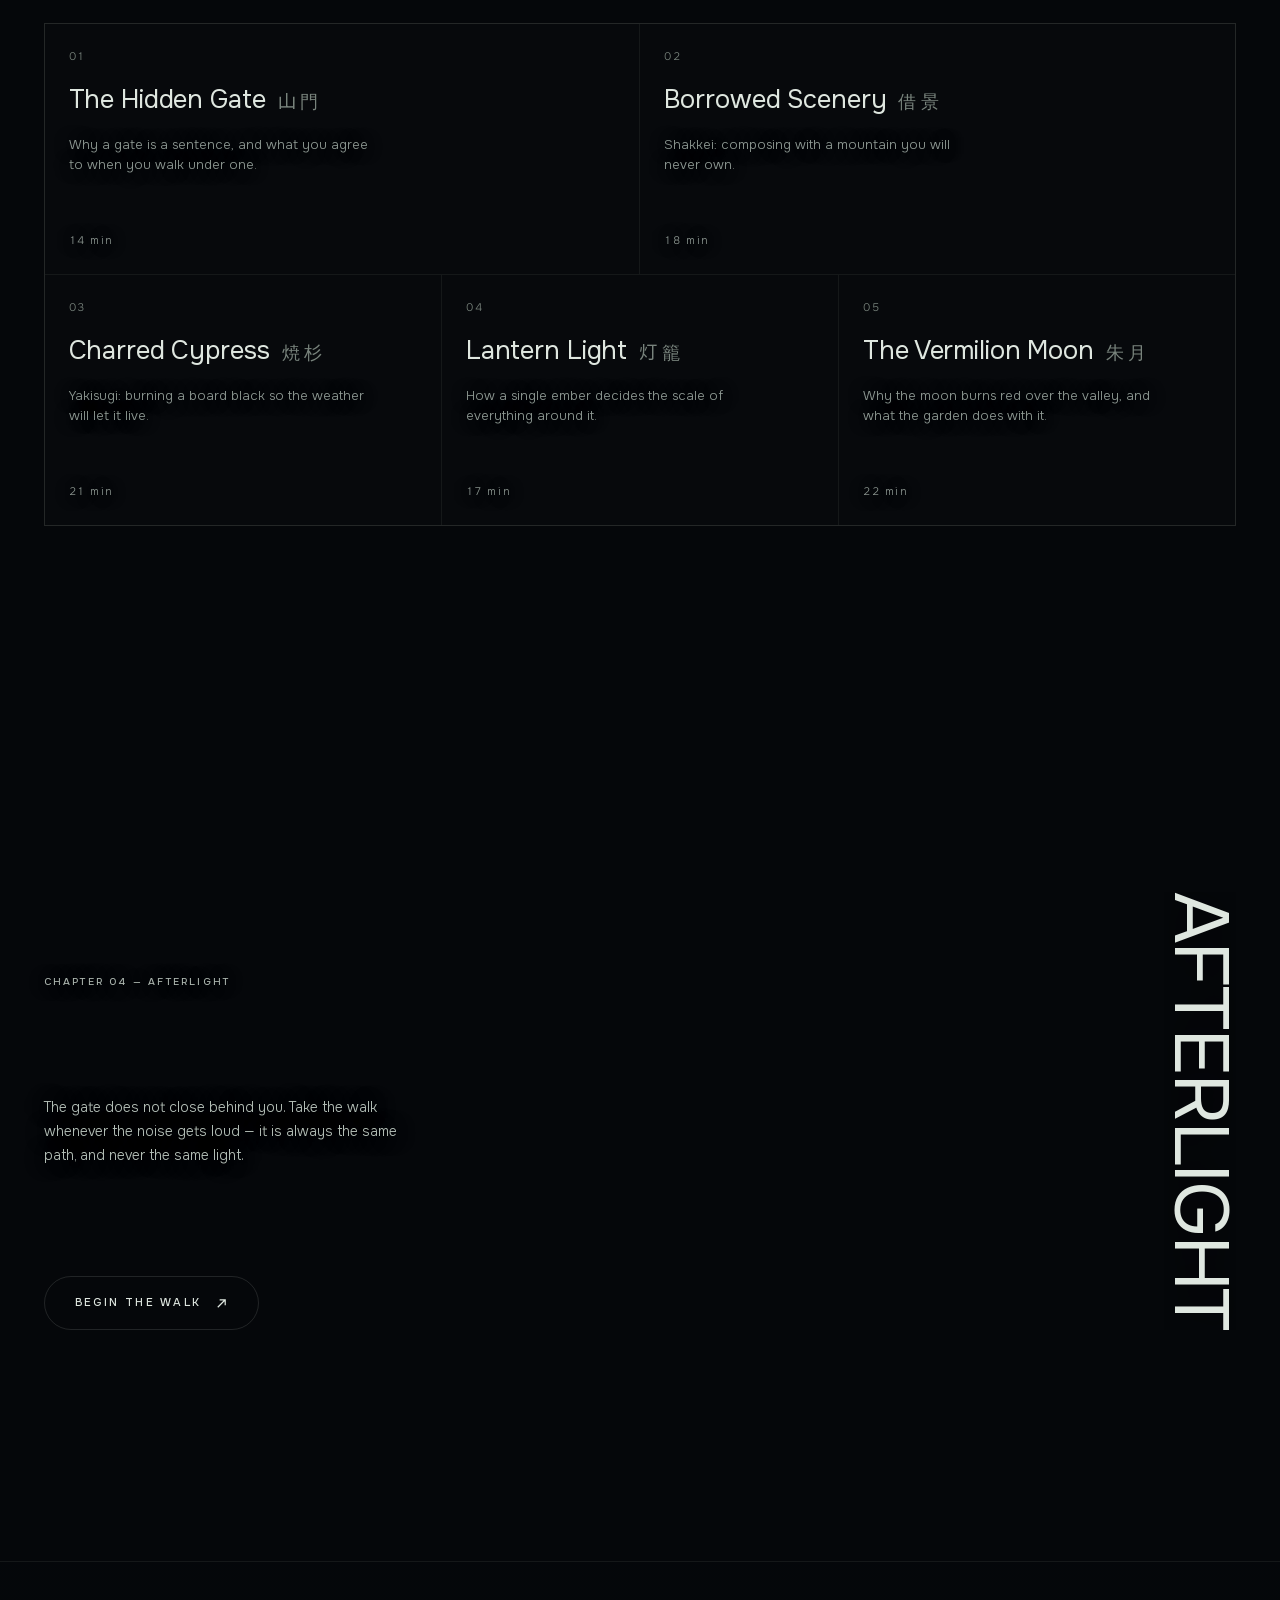
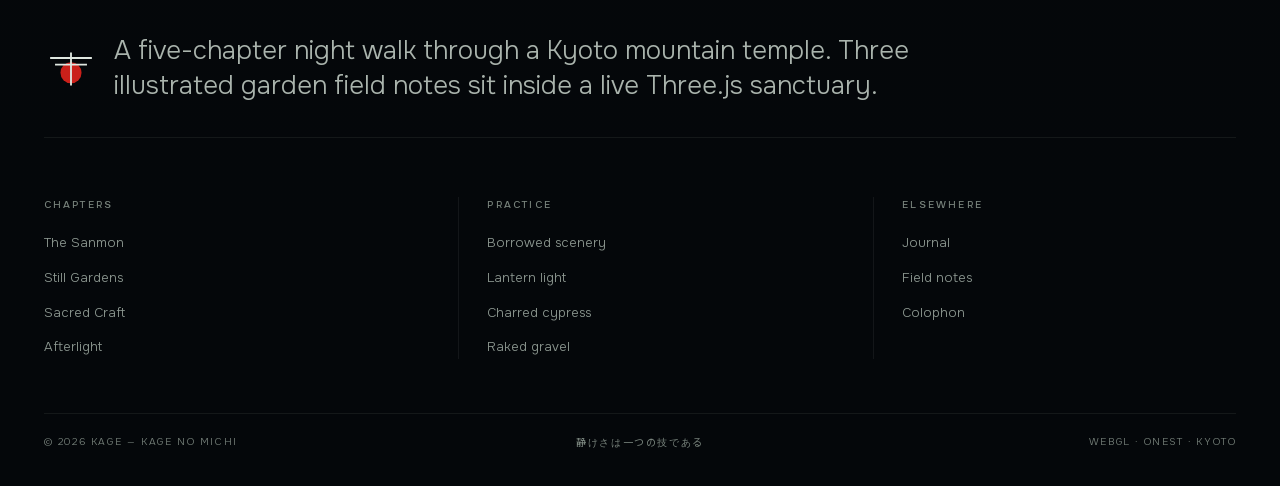
<file: kage/landing-pages/kage.html>
<!DOCTYPE html>
<html lang="en">
<head>
<meta charset="utf-8">
<meta name="viewport" content="width=device-width, initial-scale=1, viewport-fit=cover">
<title>Kage — Where stillness reveals the unseen</title>
<meta name="description" content="A five-chapter night walk through a Kyoto mountain temple. Charred cypress, lantern light and a vermilion moon, rendered live in WebGL.">
<link rel="icon" href="data:image/svg+xml,%3Csvg xmlns='http://www.w3.org/2000/svg' viewBox='0 0 32 32'%3E%3Crect width='32' height='32' fill='%2305070a'/%3E%3Ccircle cx='16' cy='17' r='8' fill='%23e0231c'/%3E%3Crect x='4' y='8' width='24' height='2.6' fill='%23dfe7e0'/%3E%3Crect x='7' y='13' width='18' height='2' fill='%23dfe7e0'/%3E%3C/svg%3E">
<link rel="stylesheet" href="secret-pathways-assets/fonts.css">
<style>
/* ============================================================= tokens */
:root{
  --ink:#05070a;          /* page black */
  --ink-2:#0a0e12;        /* raised black */
  --bone:#dfe7e0;         /* the pale sage white of the wordmark */
  --bone-dim:#aab4ad;
  --muted:#78837c;
  --line:rgba(223,231,224,.13);
  --line-soft:rgba(223,231,224,.07);
  --vermilion:#e0231c;
  --ember:#ff5a3c;
  --gold:#c9a24a;
  --pad:clamp(20px, 3.4vw, 56px);
  --nav-h:84px;
  --ease:cubic-bezier(.22,.61,.36,1);
  --ease-out:cubic-bezier(.16,1,.3,1);
  --ease-io:cubic-bezier(.65,0,.35,1);
}
*,*::before,*::after{box-sizing:border-box}
html{ -webkit-text-size-adjust:100%; scroll-behavior:auto; }
body{
  margin:0; background:var(--ink); color:var(--bone);
  font-family:'Onest',system-ui,-apple-system,'Helvetica Neue',sans-serif;
  font-weight:300; font-size:16px; line-height:1.6;
  -webkit-font-smoothing:antialiased; -moz-osx-font-smoothing:grayscale;
  overflow-x:hidden;
}
body.is-locked{ overflow:hidden; height:100vh; }
::selection{ background:var(--vermilion); color:#fff; }
img{max-width:100%;display:block}
a{color:inherit;text-decoration:none}
button{font:inherit;color:inherit;background:none;border:0;cursor:pointer}

/* ============================================================= layers */
#gl{
  position:fixed; inset:0; width:100%; height:100%;
  display:block; z-index:0; background:#05070a;
}
#grain{
  position:fixed; inset:-1px; z-index:60; pointer-events:none;
  opacity:.055; mix-blend-mode:overlay;
  background-repeat:repeat; background-size:180px 180px;
}
#vignette{
  position:fixed; inset:0; z-index:55; pointer-events:none;
  background:radial-gradient(125% 95% at 50% 42%, transparent 40%, rgba(2,4,6,.55) 100%);
}
.page{ position:relative; z-index:10; }

/* ============================================================= type */
.eyebrow{
  font-size:10px; font-weight:500; letter-spacing:.22em; text-transform:uppercase;
  color:var(--bone-dim); text-shadow:0 1px 16px rgba(3,6,8,.9);
}
.jp{ font-family:'NotoJP','Onest',sans-serif; font-weight:400; }
h1,h2,h3{ font-weight:400; margin:0; letter-spacing:-.005em; }
.display{
  text-transform:uppercase; line-height:1.055; letter-spacing:-.012em;
  font-weight:400; text-shadow:0 2px 34px rgba(3,6,8,.72);
}
.h-hero{ font-size:clamp(26px,3.05vw,46px); }
.h-sec{ font-size:clamp(30px,4.0vw,60px); }
.body-lg{ font-size:clamp(14px,1.02vw,17px); line-height:1.72; color:#b4bfb7; font-weight:300; text-shadow:0 1px 20px rgba(3,6,8,.88); }
.body{ font-size:14px; line-height:1.68; color:#9aa5a0; font-weight:300; text-shadow:0 1px 18px rgba(3,6,8,.85); }
.num{ font-size:clamp(26px,2.5vw,36px); font-weight:300; letter-spacing:-.02em; color:var(--bone); font-variant-numeric:tabular-nums; }

/* ============================================================= reveal */
[data-rv]{ opacity:0; }
[data-rv="up"]{ transform:translate3d(0,26px,0); }
[data-rv="fade"]{ transform:none; }
[data-rv].rv-in{ opacity:1; transform:none;
  transition:opacity .9s var(--ease-out), transform 1.05s var(--ease-out); }
.mask-line{ display:block; overflow:hidden; }
.mask-line:not(.word-reveal) > span{ display:block; transform:translate3d(0,110%,0); }
.rv-in .mask-line:not(.word-reveal) > span, .mask-line:not(.word-reveal).rv-in > span{ transform:none; }
.mask-line:not(.word-reveal) > span{ transition:transform 1.05s var(--ease-out); }
.word-mask{ display:inline-block; overflow:hidden; vertical-align:top; }
.word{
  display:inline-block; opacity:0; transform:translate3d(0,112%,0); will-change:transform,opacity;
  transition:transform .82s var(--ease-out), opacity .5s var(--ease-out);
  transition-delay:var(--word-delay,0ms);
}
.word-reveal.rv-in .word{ opacity:1; transform:none; }

/* ============================================================= preloader */
#pre{
  position:fixed; inset:0; z-index:100; background:#05070a;
  display:flex; align-items:center; justify-content:center;
  transition:opacity .8s var(--ease), visibility .8s;
}
#pre.done{ opacity:0; visibility:hidden; pointer-events:none; }
.pre-in{ width:min(420px,74vw); text-align:center; }
.pre-mark{ margin:0 auto 26px; width:44px; height:44px; opacity:.9; }
.pre-mark svg{ width:100%; height:100%; display:block; }
.pre-jp{ font-size:12px; letter-spacing:.5em; color:var(--bone-dim); margin-bottom:20px; }
.pre-bar{ position:relative; height:1px; background:rgba(223,231,224,.14); overflow:hidden; }
.pre-bar i{ position:absolute; inset:0 100% 0 0; background:var(--bone); transition:right .35s linear; }
.pre-meta{ display:flex; justify-content:space-between; margin-top:12px;
  font-size:10px; letter-spacing:.2em; text-transform:uppercase; color:var(--muted); }
.pre-meta b{ font-weight:500; color:var(--bone-dim); font-variant-numeric:tabular-nums; }

/* ============================================================= nav */
.nav{
  /* Width comes from --vw, not from right:0. A fixed element resolves its
     inset against the initial containing block, and the page's own horizontal
     overflow makes that block wider than the screen — 437 against a 390 phone,
     860 against a 768 tablet — which carried the burger off the right edge.
     --vw is the layout viewport, written on every resize. */
  position:fixed; top:0; left:0; width:var(--vw, 100%); height:var(--nav-h); z-index:50;
  display:flex; align-items:center; gap:24px; padding:0 var(--pad);
  transition:transform .55s var(--ease);
}
/* The sticky wash sits on its own layer rather than on the bar. A
   backdrop-filter promotes its element to the containing block for any
   position:fixed descendant, and the bar holds the mobile menu sheet — put the
   blur here and the sheet was measured against an 84px bar instead of the
   frame, for as long as the blur took to fade. */
.nav::before{
  content:''; position:absolute; inset:0; z-index:-1; pointer-events:none;
  background:rgba(5,7,10,.62);
  backdrop-filter:blur(14px) saturate(1.1); -webkit-backdrop-filter:blur(14px) saturate(1.1);
  opacity:0; transition:opacity .5s linear;
}
.nav.stuck::before{ opacity:1; }
.nav::after{
  content:''; position:absolute; left:var(--pad); right:var(--pad); bottom:0; height:1px;
  background:var(--line-soft); opacity:0; transition:opacity .5s;
}
.nav.stuck::after{ opacity:1; }
.nav.hide{ transform:translate3d(0,-101%,0); }
.brand{ display:flex; align-items:center; gap:11px; flex:0 0 auto; }
.brand svg{ width:34px; height:34px; display:block; }
.brand-tx{ display:flex; flex-direction:column; line-height:1; gap:3px; }
.brand-tx b{ font-size:12px; font-weight:500; letter-spacing:.26em; }
.brand-tx i{ font-style:normal; font-size:8px; letter-spacing:.34em; color:var(--muted); }
.nav-links{ display:flex; gap:clamp(18px,2.6vw,46px); margin-left:auto; }
.nav-link{
  position:relative; font-size:11px; font-weight:500; letter-spacing:.2em; text-transform:uppercase;
  color:var(--bone-dim); display:block; height:15px; line-height:15px; overflow:hidden;
}
.nav-link span{ display:block; height:15px; line-height:15px; transition:transform .55s var(--ease-out), color .3s; }
.nav-link .alt{ position:absolute; inset:0; transform:translate3d(0,100%,0); color:var(--bone); letter-spacing:.32em; }
.nav-link:hover span{ transform:translate3d(0,-100%,0); }
.nav-link:hover .alt{ transform:none; }
.nav-link.on{ color:var(--bone); }
.nav-link.on::after{ content:''; position:absolute; left:0; bottom:0; width:100%; height:1px; background:var(--vermilion); }
.nav-burger{ margin-left:clamp(18px,2.6vw,42px); width:26px; height:16px; position:relative; flex:0 0 auto; }
.nav-burger i{ position:absolute; right:0; height:1.5px; background:var(--bone); transition:width .45s var(--ease-out), transform .45s var(--ease-out); }
.nav-burger i:nth-child(1){ top:4px; width:26px; }
.nav-burger i:nth-child(2){ top:11px; width:17px; }
.nav-burger:hover i:nth-child(2){ width:26px; }
.nav-burger:hover i:nth-child(1){ width:17px; }

/* ============================================================= hero */
.hero{ position:relative; min-height:100svh; padding:0 var(--pad); display:flex; flex-direction:column; }
.hero::before{ content:''; position:absolute; left:0; right:0; top:0; height:46%; pointer-events:none;
  background:linear-gradient(rgba(3,6,9,.72), rgba(3,6,9,.34) 46%, transparent); }
.hero-top{ padding-top:calc(var(--nav-h) + clamp(12px,2.6vh,34px)); max-width:min(560px,46vw); position:relative; z-index:2; }
.hero-top .eyebrow{ display:flex; align-items:center; gap:10px; margin-bottom:20px; }
.hero-top .eyebrow .dot{ width:5px; height:5px; border-radius:50%; background:var(--vermilion); box-shadow:0 0 10px var(--vermilion); }
.hero h1{ margin-bottom:18px; }
.hero-sub{ max-width:322px; text-shadow:0 1px 26px rgba(3,6,8,.95); }
.hero-spacer{ flex:1 1 auto; min-height:clamp(140px,26vh,300px); }
.hero-foot{ padding-bottom:clamp(22px,4.2vh,42px); position:relative; z-index:2; }
.hero-cue{ display:flex; align-items:center; justify-content:flex-end; gap:12px; margin-bottom:14px;
  font-size:9px; letter-spacing:.3em; text-transform:uppercase; color:var(--muted); }
.hero-cue .track{ width:54px; height:1px; background:var(--line); position:relative; overflow:hidden; }
.hero-cue .track i{ position:absolute; inset:0; background:var(--bone); transform-origin:left;
  animation:cue 2.8s var(--ease-io) infinite; }
.chapters{
  display:grid; grid-template-columns:repeat(4,1fr); gap:clamp(14px,2.4vw,40px);
  border-top:1px solid var(--line-soft); padding-top:18px;
}
.chip{ display:flex; gap:14px; align-items:flex-start; cursor:pointer; }
.chip .num{ line-height:1; flex:0 0 auto; transition:color .4s, transform .5s var(--ease-out); }
.chip .tx{ min-width:0; padding-top:3px; }
.chip b{ display:block; font-size:10px; font-weight:500; letter-spacing:.2em; text-transform:uppercase;
  color:var(--bone-dim); margin-bottom:6px; transition:color .4s;
  text-shadow:0 1px 16px rgba(3,6,8,.9); }
.chip p{ margin:0; font-size:11px; line-height:1.5; color:#7d8781; max-width:22ch;
  transition:color .4s; }
.chip:hover .num{ color:var(--ember); transform:translate3d(0,-2px,0); }
.chip:hover b{ color:var(--bone); }
.chip:hover p{ color:var(--bone-dim); }
.chip.on .num{ color:var(--ember); }
.chip.on b{ color:var(--bone); }
/* the floating window: a generated Sanmon still carried over the hero */
.peek{
  position:absolute; z-index:2; right:clamp(78px,11vw,190px); top:clamp(132px,25vh,238px);
  width:clamp(150px,16vw,262px); display:block;
  transition:transform .8s var(--ease-out);
}
.peek-fr{ display:block; aspect-ratio:16/10;
  background:linear-gradient(180deg, rgba(3,6,9,.04) 24%, rgba(3,6,9,.48) 100%),
    url('secret-pathways-assets/generated/kage-sanmon-preview.webp') center / cover no-repeat;
  outline:1px solid rgba(223,231,224,.16); outline-offset:-1px;
  box-shadow:0 34px 70px -30px rgba(0,0,0,.9); transition:outline-color .5s; }
.peek:hover{ transform:translate3d(0,-5px,0); }
.peek:hover .peek-fr{ outline-color:rgba(223,231,224,.42); }
.peek-play{ position:absolute; top:0; right:0; left:0; bottom:auto; aspect-ratio:16/10;
  display:grid; place-items:center; pointer-events:none; }
.peek-play svg{ width:clamp(30px,3.2vw,46px); height:auto; filter:drop-shadow(0 2px 12px rgba(0,0,0,.7));
  transition:transform .55s var(--ease-out); }
.peek:hover .peek-play svg{ transform:scale(1.14); }
.peek-cap{ display:flex; align-items:baseline; gap:9px; margin-top:9px; }
.peek-cap b{ font-size:11px; font-weight:400; letter-spacing:.24em; color:var(--bone-dim); }
.peek-cap i{ font-style:normal; font-size:9px; letter-spacing:.2em; text-transform:uppercase; color:var(--muted); }
@media (max-width:820px){ .peek{ display:none; } }

.hero-side{
  position:absolute; z-index:2; right:var(--pad); top:50%; transform:translateY(-50%);
  display:flex; flex-direction:column; align-items:center; gap:14px; pointer-events:none;
}
.hero-side .v{ writing-mode:vertical-rl; font-size:13px; letter-spacing:.62em; color:rgba(223,231,224,.5); }
@keyframes cue{ 0%{transform:scaleX(0)} 42%{transform:scaleX(1)} 100%{transform:scaleX(1) translateX(100%)} }

/* ============================================================= sections */
.sec{ position:relative; padding:clamp(88px,15vh,190px) var(--pad); }
.sec::before{
  content:''; position:absolute; inset:-22% -4%; z-index:-1; pointer-events:none;
  background:radial-gradient(110% 62% at 30% 50%, rgba(4,7,10,.88), rgba(4,7,10,.62) 42%, rgba(4,7,10,.18) 74%, rgba(4,7,10,0));
  /* A chapter's scrim is there to hold its own copy off the sanctuary, and it
     is inset -22% so its edges never land as a seam. That overshoot, plus the
     section's top padding, means it was washing most of a screen of scene
     above the chapter — the frame stayed masked long after the hero had let
     go of it. The mask takes the top of it back off: nothing at the very top,
     full strength by the time the chapter's own first line arrives. */
  -webkit-mask-image:linear-gradient(transparent, #000 44%);
          mask-image:linear-gradient(transparent, #000 44%);
}
#pathways::before{ background:radial-gradient(108% 64% at 50% 50%, rgba(4,7,10,.70), rgba(4,7,10,.44) 50%, rgba(4,7,10,0)); }
#eternity::before{ background:radial-gradient(82% 58% at 50% 46%, rgba(4,7,10,.26), rgba(4,7,10,.66) 56%, rgba(4,7,10,.90) 82%, rgba(4,7,10,0)); }
.foot::before{
  content:''; position:absolute; inset:0; z-index:-1; pointer-events:none;
  background:linear-gradient(rgba(4,7,10,.55), rgba(4,7,10,.94) 40%, rgba(4,7,10,.98));
}
.sec-head{ display:flex; align-items:baseline; gap:16px; margin-bottom:clamp(30px,5vh,66px); }
.sec-head .k{ font-size:10px; font-weight:500; letter-spacing:.24em; text-transform:uppercase; color:var(--muted); }
.sec-head .k b{ color:var(--vermilion); font-weight:500; }
.rule{ flex:1 1 auto; height:1px; background:var(--line-soft); }

/* — chapter I: the gate */
.gate-grid{ display:grid; grid-template-columns:minmax(0,1.02fr) minmax(0,1fr); gap:clamp(28px,5vw,90px); align-items:start; }
.gate-grid h2{ max-width:11ch; }
.gate-copy{ padding-top:6px; }
.gate-copy .lead{ font-size:clamp(15px,1.16vw,19px); line-height:1.66; color:#c2cdc5; text-shadow:0 1px 20px rgba(3,6,8,.9); }
.gate-copy .lead + p{ margin-top:20px; }
.arrowlink{ display:inline-flex; align-items:center; gap:12px; margin-top:34px;
  font-size:11px; font-weight:500; letter-spacing:.2em; text-transform:uppercase; color:var(--bone); }
.arrowlink .ar{ width:34px; height:34px; border:1px solid var(--line); border-radius:50%;
  display:grid; place-items:center; transition:background .45s var(--ease), border-color .45s, transform .5s var(--ease-out); }
.arrowlink .ar svg{ width:13px; height:13px; transition:transform .5s var(--ease-out); }
.arrowlink:hover .ar{ background:var(--bone); border-color:var(--bone); }
.arrowlink:hover .ar svg{ transform:translate3d(2px,-2px,0); }
.arrowlink:hover .ar svg path{ stroke:#05070a; }
.gate-stats{ display:flex; gap:clamp(24px,4vw,62px); margin-top:clamp(46px,8vh,96px); border-top:1px solid var(--line-soft); padding-top:24px; }
.gate-stats div b{ display:block; font-size:clamp(22px,2.1vw,32px); font-weight:300; letter-spacing:-.02em; }
.gate-stats div span{ font-size:10px; letter-spacing:.2em; text-transform:uppercase; color:var(--muted); }

/* — chapter II: pathways cards */
.cards{ display:grid; grid-template-columns:repeat(3,1fr); gap:clamp(10px,1.4vw,22px); align-items:start; }
.card{ position:relative; cursor:pointer; }
.card:nth-child(1){ transform:translateY(0); }
.card:nth-child(2){ transform:translateY(clamp(26px,5vw,74px)); }
.card:nth-child(3){ transform:translateY(clamp(52px,10vw,148px)); }
/* the frame is a hole punched in the page — the scene is rendered straight
   into this rectangle with a scissored viewport, so each card is a live
   window onto a different corner of the sanctuary */
.card-fr{
  position:relative; aspect-ratio:4/5; background:transparent;
  outline:1px solid var(--line-soft); outline-offset:-1px;
  transition:outline-color .5s var(--ease);
}
.card:hover .card-fr{ outline-color:rgba(223,231,224,.30); }
.card:nth-child(1) .card-fr{
  background:
    linear-gradient(180deg,rgba(3,6,9,.04) 36%,rgba(3,6,9,.72) 100%),
    url('secret-pathways-assets/generated/kage-approach.webp') center / cover no-repeat;
}
.card:nth-child(2) .card-fr{
  background:
    linear-gradient(180deg,rgba(3,6,9,.06) 36%,rgba(3,6,9,.74) 100%),
    url('secret-pathways-assets/generated/kage-lantern-court.webp') center / cover no-repeat;
}
.card:nth-child(3) .card-fr{
  background:
    linear-gradient(180deg,rgba(3,6,9,.05) 36%,rgba(3,6,9,.74) 100%),
    url('secret-pathways-assets/generated/kage-moonwater.webp') center / cover no-repeat;
}
.card-fr::after{ content:''; position:absolute; inset:0;
  background:linear-gradient(transparent 46%, rgba(4,6,9,.80)); pointer-events:none; }
/* The fabric overdraws its card by CL_BLEED on every side so the billow and
   the contact shadow have somewhere to go, so the frame cannot clip it. The
   card's outline is not here at all: it is drawn in the cloth shader, where it
   can follow the folds instead of tracing the flat box behind them. */
.cloth-out{ position:absolute; pointer-events:none; z-index:1; }
.on-cloth{ background:none !important; outline:0 !important; overflow:visible; }
.on-cloth::after{ display:none; }

/* ------------------------------------------------- the lights in the stills
   The three plates each have one source in them — two blood moons and a lit
   stone lantern — and they are the only warm thing in an otherwise cold set of
   images. A glow laid over each one, screened so it adds light rather than
   painting over it, is enough to make a flat still look like it is burning.

   Two tracks per light, at durations that do not divide into each other: the
   wrapper swells, the gradient inside it pulses. One track on its own reads as
   a loop within a couple of seconds; two beating against each other do not
   come back around inside the time anyone looks at a card.

   The moon and the lantern are not the same event. A flame gutters — short,
   irregular, deep — so the lantern's track is written unevenly by hand. A moon
   only breathes through moving air, so the moons get a slow, shallow swell and
   nothing more. Giving them both a flicker is what makes this kind of thing
   look like a novelty; the difference is the whole effect. */
.card-fr{ isolation:isolate; }        /* keep the screen blend inside the card */
.glow{
  position:absolute; z-index:1; pointer-events:none;
  left:var(--gx); top:var(--gy); width:calc(var(--gr) * 2); aspect-ratio:1;
  translate:-50% -50%;                /* leaves transform free for the swell */
  mix-blend-mode:screen;
  animation:glow-swell var(--gt2) var(--ease-io) infinite alternate;
}
.glow::before{
  content:''; position:absolute; inset:0; border-radius:50%;
  background:radial-gradient(closest-side, var(--gc1), var(--gc2) 40%, transparent 72%);
  animation:glow-pulse var(--gt) var(--ease-io) infinite;
}
@keyframes glow-swell{ from{ transform:scale(.93); } to{ transform:scale(1.07); } }
@keyframes glow-pulse{ from{ opacity:.78; } 50%{ opacity:1; } to{ opacity:.78; } }
/* a flame does not breathe, it gutters */
@keyframes glow-flame{
  0%{ opacity:.74 }   6%{ opacity:.97 }  12%{ opacity:.63 }  19%{ opacity:.90 }
  27%{ opacity:.55 }  34%{ opacity:.94 } 42%{ opacity:.71 }  51%{ opacity:1 }
  58%{ opacity:.60 }  66%{ opacity:.88 } 74%{ opacity:.67 }  83%{ opacity:.96 }
  91%{ opacity:.72 } 100%{ opacity:.74 }
}
.glow--flame::before{ animation-name:glow-flame; }
.glow--flame{ animation-duration:var(--gt2); }
@media (prefers-reduced-motion:reduce){
  .glow, .glow::before{ animation:none; }
}
.no-webgl .card-fr{ background:linear-gradient(150deg,#101a1d,#0a0d10 62%,#1a0c0b); }
/* If WebGL will not start, the page stays a page: the scene simply becomes a
   still, and the wordmark moves from the 3-D layer into the document. */
.word-fb{ display:none; }
.no-webgl #gl, .no-webgl .peek-play{ display:none; }
/* fixed, or the gradient is measured against a 6000-pixel body box and the
   moon ends up somewhere around the curriculum table */
.no-webgl body{ background:
  radial-gradient(11vw 11vw at 73% 17%, rgba(232,52,28,.95), rgba(158,20,16,.62) 44%, rgba(96,12,12,.20) 64%, transparent 72%),
  radial-gradient(38vw 32vw at 50% 46%, rgba(228,104,24,.40), rgba(122,42,10,.18) 54%, transparent 74%),
  radial-gradient(120% 80% at 50% 0%, rgba(120,150,158,.16), transparent 60%), #05070a;
  background-attachment:fixed; }
.no-webgl .peek-fr{ background:linear-gradient(160deg,#162326,#0b1013 55%,#241010); }
.no-webgl .word-fb{
  display:block; position:absolute; left:0; right:0; bottom:16%; z-index:1;
  font-family:'Wordmark','Onest',sans-serif; font-weight:600; font-size:21.4vw; line-height:.78;
  letter-spacing:.052em; text-align:center; pointer-events:none;
  background:linear-gradient(#e2ece5, #97a89c); -webkit-background-clip:text; background-clip:text;
  color:transparent;
}
/* The live hero has no foot scrim, but the fallback still needs one: there it
   stands on a bright CSS sky rather than a night scene, and the chips and the
   wordmark have nothing else holding them off it. So this carries the whole
   declaration now rather than re-colouring one it used to inherit. */
.no-webgl .hero::after{ content:''; position:absolute; left:0; right:0; bottom:0; height:34%;
  pointer-events:none; background:linear-gradient(transparent, rgba(3,5,8,.72) 52%, rgba(3,5,8,.96)); }
.no-webgl .sec::before, .no-webgl #pathways::before, .no-webgl #eternity::before{ background:none; }
.card-lab{ position:absolute; left:16px; right:16px; bottom:14px; z-index:2;
  display:flex; align-items:flex-end; justify-content:space-between; gap:10px; }
.card-lab b{ font-size:clamp(13px,1.15vw,17px); font-weight:400; letter-spacing:.02em; text-transform:uppercase; }
.card-lab .jp{ font-size:11px; letter-spacing:.3em; color:rgba(223,231,224,.62); }
.card-ar{ position:absolute; top:14px; right:14px; z-index:2; width:26px; height:26px;
  opacity:0; transform:translate3d(-4px,4px,0); transition:.5s var(--ease-out); }
.card:hover .card-ar{ opacity:1; transform:none; }
.card-meta{ display:flex; justify-content:space-between; margin-top:12px;
  font-size:10px; letter-spacing:.16em; text-transform:uppercase; color:var(--muted); }

/* — chapter III: curriculum */
.cur-head{ display:grid; grid-template-columns:minmax(0,1fr) minmax(0,.72fr); gap:clamp(28px,5vw,90px); align-items:end; margin-bottom:clamp(34px,6vh,72px); }
.cur-head h2{ max-width:13ch; }
.cur{ border-top:1px solid var(--line-soft); }
.les{
  position:relative; display:grid; align-items:center;
  grid-template-columns:64px minmax(0,1.05fr) minmax(0,1.25fr) 86px;
  gap:clamp(14px,2.4vw,40px);
  padding:clamp(20px,2.4vw,30px) 0; border-bottom:1px solid var(--line-soft);
  cursor:pointer; transition:padding .5s var(--ease-out);
}
.les::before{ content:''; position:absolute; left:calc(var(--pad) * -1); right:0; top:0; bottom:0;
  background:linear-gradient(90deg, rgba(224,35,28,.09), transparent 46%);
  opacity:0; transition:opacity .55s var(--ease); pointer-events:none; }
.les:hover::before{ opacity:1; }
.les:hover{ padding-left:clamp(8px,1.2vw,18px); }
.les .k{ font-size:11px; letter-spacing:.16em; color:var(--muted); font-variant-numeric:tabular-nums; transition:color .4s; }
.les:hover .k{ color:var(--vermilion); }
.les h3{ font-size:clamp(16px,1.5vw,23px); font-weight:400; letter-spacing:-.005em; }
.les h3 em{ font-style:normal; font-family:'NotoJP',sans-serif; font-size:.72em; color:var(--muted); margin-left:12px; letter-spacing:.24em; }
.les p{ margin:0; font-size:13px; line-height:1.6; color:#909b95; text-shadow:0 1px 16px rgba(3,6,8,.92); }
.les .t{ text-align:right; font-size:11px; letter-spacing:.14em; color:#8b958f; font-variant-numeric:tabular-nums; text-shadow:0 1px 16px rgba(3,6,8,.92); }
.les .bar{ position:absolute; left:0; bottom:-1px; height:1px; width:100%; background:var(--vermilion);
  transform:scaleX(0); transform-origin:left; transition:transform .7s var(--ease-out); }
.les:hover .bar{ transform:scaleX(1); }

/* — chapter IV: eternity */
.fin{ min-height:100svh; display:flex; flex-direction:column; justify-content:center; align-items:center; text-align:center; }
.fin .eyebrow{ margin-bottom:26px; }
.fin h2{ font-size:clamp(38px,7.4vw,124px); line-height:.94; letter-spacing:-.03em; text-transform:uppercase; }
.fin p{ max-width:44ch; margin:26px auto 0; }
.cta{
  position:relative; display:inline-flex; align-items:center; gap:14px; margin-top:44px;
  padding:17px 30px; border:1px solid var(--line); border-radius:100px; overflow:hidden;
  font-size:11px; font-weight:500; letter-spacing:.22em; text-transform:uppercase;
  transition:color .45s var(--ease), border-color .45s;
}
.cta i{ position:absolute; inset:0; background:var(--bone); transform:translate3d(0,101%,0);
  transition:transform .62s var(--ease-out); z-index:-1; }
.cta span,.cta svg{ position:relative; z-index:1; }
.cta:hover{ color:#05070a; border-color:var(--bone); }
.cta:hover i{ transform:none; }
.cta:hover svg path{ stroke:#05070a; }

/* — footer */
.foot{ position:relative; padding:clamp(50px,8vh,96px) var(--pad) clamp(26px,4vh,40px);
  border-top:1px solid var(--line-soft); }
.foot-grid,.foot-base{ position:relative; }
.foot-grid{ display:grid; grid-template-columns:minmax(0,1.4fr) repeat(3,minmax(0,.6fr)); gap:clamp(22px,4vw,60px); }
.foot h4{ margin:0 0 16px; font-size:10px; font-weight:500; letter-spacing:.22em; text-transform:uppercase; color:var(--muted); }
.foot ul{ list-style:none; margin:0; padding:0; display:flex; flex-direction:column; gap:9px; }
.foot li a{ font-size:13px; color:#8f9a93; transition:color .35s; }
.foot li a:hover{ color:var(--bone); }
.foot-brand p{ margin:16px 0 0; max-width:34ch; font-size:13px; color:#79847e; }
.foot-base{ display:flex; justify-content:space-between; align-items:center; gap:20px; flex-wrap:wrap;
  margin-top:clamp(38px,6vh,74px); padding-top:20px; border-top:1px solid var(--line-soft);
  font-size:10px; letter-spacing:.16em; text-transform:uppercase; color:var(--muted); }

/* ============================================================= progress rail */
.rail{ position:fixed; right:calc(var(--pad) - 4px); top:50%; transform:translateY(-50%); z-index:45;
  display:flex; flex-direction:column; gap:12px; align-items:center; }
.rail button{ width:22px; height:10px; display:grid; place-items:center; }
.rail i{ display:block; width:14px; height:1px; background:rgba(223,231,224,.26); transition:.5s var(--ease-out); }
.rail button.on i{ width:22px; background:var(--bone); }
.rail button:hover i{ width:22px; background:var(--bone-dim); }

/* ============================================================= cursor */
.cur-dot{ position:fixed; z-index:80; top:0; left:0; width:26px; height:26px; margin:-13px 0 0 -13px;
  border:1px solid rgba(223,231,224,.42); border-radius:50%; pointer-events:none;
  transition:width .35s var(--ease-out), height .35s var(--ease-out), margin .35s var(--ease-out),
             background .35s, border-color .35s, opacity .3s; opacity:0; }
.cur-dot.act{ width:52px; height:52px; margin:-26px 0 0 -26px; background:rgba(223,231,224,.07); border-color:rgba(223,231,224,.6); }
@media (hover:hover) and (pointer:fine){ .cur-dot{ opacity:1 } }

/* ============================================================= responsive */
@media (max-width:1080px){
  .hero-top{ max-width:none; }
  .gate-grid{ grid-template-columns:1fr; gap:26px; }
  .cur-head{ grid-template-columns:1fr; gap:18px; }
  .les{ grid-template-columns:44px minmax(0,1fr) 74px; }
  .les p{ display:none; }
  .foot-grid{ grid-template-columns:1fr 1fr; }
}
@media (max-width:820px){
  .nav-links{
    display:flex; position:fixed; top:0; right:0; bottom:0; width:min(84vw,360px);
    padding:calc(var(--nav-h) + 28px) var(--pad) 34px; flex-direction:column; align-items:flex-start; gap:0;
    background:rgba(3,6,9,.98); border-left:1px solid var(--line-soft);
    transform:translate3d(100%,0,0); opacity:0; visibility:hidden; pointer-events:none;
    transition:transform .65s var(--ease-out), opacity .4s, visibility 0s linear .65s;
  }
  .nav.menu-open .nav-links{
    transform:none; opacity:1; visibility:visible; pointer-events:auto; transition-delay:0s;
  }
  .nav-links .nav-link{
    width:100%; height:auto; padding:17px 0; overflow:visible; border-bottom:1px solid var(--line-soft);
    font-size:17px; line-height:1.2;
  }
  .nav-links .nav-link span{ height:auto; line-height:1.2; transform:none !important; }
  .nav-links .nav-link .alt{ position:static; margin-top:6px; font-size:10px; color:var(--muted); }
  /* The links panel leaves the flow to become the slide-in sheet, taking its
     margin-left:auto with it, so without this the burger sits tucked against
     the wordmark instead of out at the edge where a thumb reaches. */
  /* A transform *or* a backdrop-filter makes an element the containing block
     for its position:fixed descendants. This panel is a child of the bar, so
     once the bar went sticky and started hiding on scroll the open panel was
     measured against the bar instead of the viewport: 146px tall, dragged off
     the top, with the page showing through beside it. Neither may apply while
     the sheet is open — it covers the frame, so there is nothing left to blur. */
  /* A hide transform still promotes the bar, so drop it the instant the sheet
     opens. Without transition:none it eases out over .55s and the sheet spends
     that whole time measured against the bar. */
  .nav.menu-open{ transform:none; transition:none; }
  .nav-burger{ margin-left:auto; }
  .nav-burger.active i:nth-child(1){ top:7px; width:26px; transform:rotate(45deg); }
  .nav-burger.active i:nth-child(2){ top:7px; width:26px; transform:rotate(-45deg); }
  html.nav-open,html.nav-open body{ overflow:hidden; }
  .rail{ display:none; }
  .hero-side{ display:none; }
  .chapters{ grid-template-columns:repeat(2,1fr); gap:18px 14px; }
  .chip p{ font-size:10px; }
  .cards{ grid-template-columns:1fr; gap:14px; }
  .card:nth-child(2),.card:nth-child(3){ transform:none; }
  .gate-stats{ flex-wrap:wrap; gap:20px 34px; }
  .foot-grid{ grid-template-columns:1fr; }
  .hero-cue{ display:none; }
}
/* ================================================== section layouts (B set)
   The six sections ship their B compositions — hero split, story spread,
   gardens mosaic, chapter atlas, gallery closing, manifesto footer. They are
   keyed off stable body data attributes so the rules above keep reading as
   the plain grammar of the page and every B override stays in one block.   */

/* — hero B · split: an editorial reading column holds the left, a compact
     numbered index sits under it, and the live scene window becomes a low,
     right-hand counterweight. The scene itself remains untouched.

     The column carried a 90° scrim over the left three-quarters of the frame.
     It has gone: the sanctuary is already near-black behind the reading, and
     measured against it the copy loses almost nothing without it — the
     headline 15.98:1 to 15.47:1, the standfirst 7.94:1 to 7.75:1, the index
     16.11:1 to 16.08:1, all far past what either needs. It was darkening the
     approach, the gate and the lower steps to buy half a point of contrast
     nobody was short of. */
body[data-layout-hero="b"] .hero-top{ margin-left:0; max-width:min(590px,46vw); }
body[data-layout-hero="b"] .hero-foot{ width:min(480px,40vw); margin-left:0; }
body[data-layout-hero="b"] .hero-cue{ justify-content:flex-start; }
body[data-layout-hero="b"] .chapters{ grid-template-columns:repeat(4,minmax(0,1fr)); gap:12px; }
body[data-layout-hero="b"] .chip{ position:relative; flex-direction:column; gap:0; }
body[data-layout-hero="b"] .chip .num{ font-size:clamp(29px,3.1vw,48px); }
body[data-layout-hero="b"] .chip .tx{
  position:absolute; width:1px; height:1px; overflow:hidden; clip:rect(0 0 0 0);
  clip-path:inset(50%); white-space:nowrap;
}
/* the live window drops into the open right corner, away from the reading
   column and the oversized 3-D wordmark */
body[data-layout-hero="b"] .peek{
  left:auto; right:var(--pad); top:auto; bottom:clamp(38px,7vh,96px);
}
body[data-layout-hero="b"] .peek-cap b.jp{ font-size:clamp(20px,2.2vw,34px); letter-spacing:.18em; }
/* The Japanese title reads down the right edge, hung under the navigation —
   the one mark on that side of the frame now that the romanization has gone. */
body[data-layout-hero="b"] .hero-side{
  left:auto; right:var(--pad); top:calc(var(--nav-h) + clamp(14px,3vh,42px));
  bottom:auto; transform:none; display:block;
}
body[data-layout-hero="b"] .hero-side .v{
  position:static; transform:none;
  font-size:clamp(30px,3.2vw,54px); letter-spacing:.12em; color:rgba(223,231,224,.62);
}

/* — story B · spread: the title crosses two columns, the reading column is
     held to the right, and the figures become a ruled band. */
body[data-layout-story="b"] .gate-grid{
  grid-template-columns:minmax(120px,.38fr) minmax(0,1.08fr) minmax(280px,.88fr);
  gap:clamp(20px,3vw,54px);
}
body[data-layout-story="b"] .gate-grid h2{ grid-column:1 / 3; max-width:13ch; }
body[data-layout-story="b"] .gate-copy{ grid-column:3; }
body[data-layout-story="b"] .gate-stats{ display:grid; grid-template-columns:repeat(4,1fr); gap:0; }
body[data-layout-story="b"] .gate-stats div{ min-height:108px; padding:18px; border-left:1px solid var(--line-soft); }
body[data-layout-story="b"] .gate-stats div:last-child{ border-right:1px solid var(--line-soft); }

/* — gardens B · mosaic: one immersive live window beside two stacked ones.
     The cards stretch to their rows and the frames flex, so the two small
     viewports meet the tall one exactly instead of drifting apart. */
body[data-layout-gallery="b"] .cards{
  grid-template-columns:minmax(0,1.55fr) minmax(260px,.75fr);
  grid-template-rows:repeat(2,minmax(0,1fr));
  gap:14px; align-items:stretch;
}
body[data-layout-gallery="b"] .card{ transform:none; display:flex; flex-direction:column; min-height:0; }
body[data-layout-gallery="b"] .card-fr{ aspect-ratio:auto; flex:1 1 auto; min-height:0; }
body[data-layout-gallery="b"] .card:first-child{ grid-row:1 / 3; }
body[data-layout-gallery="b"] .card:first-child .card-fr{ flex:0 0 auto; height:min(72vh,760px); }
body[data-layout-gallery="b"] .card:not(:first-child) .card-fr{ min-height:200px; }

/* — chapters B · atlas: a two-then-three plate grid instead of a syllabus.
     Number and title sit at the top of each plate, the running time drops to
     the foot of it. */
body[data-layout-curriculum="b"] .cur-head{ grid-template-columns:minmax(0,.72fr) minmax(0,1.2fr); align-items:start; }
body[data-layout-curriculum="b"] .cur{
  display:grid; grid-template-columns:repeat(6,1fr); gap:1px;
  background:var(--line-soft); border:1px solid var(--line-soft);
}
body[data-layout-curriculum="b"] .les{
  display:flex; flex-direction:column; align-items:flex-start; min-height:250px;
  padding:24px; gap:14px; border:0; background:rgba(5,7,10,.84); overflow:hidden;
}
body[data-layout-curriculum="b"] .les:nth-child(-n+2){ grid-column:span 3; }
body[data-layout-curriculum="b"] .les:nth-child(n+3){ grid-column:span 2; }
body[data-layout-curriculum="b"] .les::before{ left:0; background:linear-gradient(145deg,rgba(224,35,28,.13),transparent 58%); }
body[data-layout-curriculum="b"] .les:hover{ padding-left:32px; }
body[data-layout-curriculum="b"] .les h3{ font-size:clamp(20px,2vw,30px); }
body[data-layout-curriculum="b"] .les p{ display:block; max-width:34ch; }
body[data-layout-curriculum="b"] .les .t{ text-align:left; margin-top:auto; }

/* — closing B · gallery: the title hangs vertically on the right while the
     chapter mark, the last line and the call to action run down the left. */
body[data-layout-closing="b"] .fin{
  display:grid; grid-template-columns:minmax(260px,.7fr) minmax(0,1.3fr); grid-template-rows:auto auto auto;
  align-content:center; align-items:end; text-align:left;
  column-gap:clamp(40px,7vw,120px); row-gap:clamp(16px,2.6vh,30px);
}
body[data-layout-closing="b"] .fin .eyebrow{ grid-column:1; grid-row:1; margin:0; }
body[data-layout-closing="b"] .fin h2{
  grid-column:2; grid-row:1 / 4; align-self:center; justify-self:end;
  font-size:clamp(52px,6vw,82px); writing-mode:vertical-rl;
}
body[data-layout-closing="b"] .fin p{ grid-column:1; grid-row:2; margin:0; }
body[data-layout-closing="b"] .fin .cta{ grid-column:1; grid-row:3; justify-self:start; margin-top:4px; }

/* — footer B · manifesto: the statement leads, the navigation becomes a
     compact ruled index beneath it. */
body[data-layout-footer="b"] .foot-grid{ grid-template-columns:repeat(3,1fr); }
body[data-layout-footer="b"] .foot-brand{
  grid-column:1 / -1; display:grid; grid-template-columns:70px minmax(0,1fr); align-items:center;
  padding-bottom:34px; margin-bottom:8px; border-bottom:1px solid var(--line-soft);
}
body[data-layout-footer="b"] .foot-brand svg{ width:54px; height:54px; }
body[data-layout-footer="b"] .foot-brand p{
  margin:0; max-width:48ch; font-size:clamp(18px,2vw,30px); line-height:1.35; color:var(--bone-dim);
}
body[data-layout-footer="b"] .foot-grid > div:nth-child(n+3){
  padding-left:clamp(18px,2.2vw,34px); border-left:1px solid var(--line-soft);
}
body[data-layout-footer="b"] .foot-base{ display:grid; grid-template-columns:1fr auto 1fr; }
body[data-layout-footer="b"] .foot-base span:last-child{ text-align:right; }

/* ================================================= foreground layers (KAGE)
   The transparent PNG library in secret-pathways-assets/foreground/png is
   introduced as a near plane. Each section carries one .fg box holding a few
   cut-outs that stand between the live sanctuary and the reading: the scene
   itself is untouched, this is only the garden that grows in front of it.

   The cut-outs are the nearest plane on the page, so they sit in front of the
   reading rather than behind it. Inside .page — itself z-index:10, above the
   #gl canvas at 0:
     -1   .sec::before / .foot::before   the section scrims
      2   headings, copy, links, cards, stats, CTA
      3   .fg                            the cut-outs: aria-hidden, inert
   .page caps everything it holds at tier 10, which is under the fixed
   furniture (rail 45, nav 50), so the chapter's live near plane is moved out
   to #fg-sky at 52 — over the layout and the navigation both, and still under
   the passes that treat the frame as one image: vignette 55, grain 60,
   cursor 80.

   A stage is only ever shown while its own chapter holds the viewport, and
   only in the fixed bottom-anchored form. Parked back in its section it is
   inert and invisible: a near plane that scrolls with the page reads as
   wallpaper printed on the document rather than as something standing between
   the camera and the scene, so there is no second, section-owned appearance.
   Every piece is therefore placed from the bottom edge of that fixed plane —
   left/right and bottom, never top.

   The entrance is driven by the chapter, not by the scroll observer: each
   [data-fg-in] piece rises from the edge it is anchored to when its stage goes
   live, one every 90ms in DOM order, and the reduced-motion block at the foot
   of this sheet flattens it. The wrapper owns the entrance and animates
   opacity and transform only; the artwork itself remains at full opacity, with
   the reading protected by the layer order rather than a translucent
   foreground treatment. */
.fg{
  position:absolute; inset:0; z-index:3;
  overflow:visible; pointer-events:none;
}
/* Nothing inside a section may widen the document. The foreground cut-outs and
   the cloth canvases are placed to hang past the frame edges on purpose, and as
   ordinary in-flow descendants they dragged the page box out with them — 194px
   past a 1440 frame. Clip the horizontal axis at the section, which is exactly
   viewport-wide, so each overhang is cut precisely where it leaves the screen.
   `clip` pairs with `visible` without coercing it, so no scroll container is
   created and every bit of vertical bleed survives. */
.sec, .foot{ overflow-x:clip; overflow-y:visible; }
/* the host for whichever chapter currently owns the near plane — no box of
   its own, since every stage it holds is position:fixed to the viewport */
#fg-sky{
  position:fixed; left:0; top:0; width:0; height:0;
  z-index:52; pointer-events:none;
}
.sec > *:not(.fg), .foot > *:not(.fg){ position:relative; z-index:2; }
.fg-el{ position:absolute; display:block; opacity:0; }
.fg-el > img{
  width:100%; height:auto;   /* the width/height attrs hold the box before the lazy image lands */
  opacity:1;
  filter:saturate(.88) brightness(.86);
}
.fg-el--flip > img{ transform:scaleX(-1); }
/* each piece waits off the edge it is anchored to until its chapter is called */
[data-fg-in="up"]   { transform:translate3d(0,13%,0); }
[data-fg-in="left"] { transform:translate3d(-11%,6%,0); }
[data-fg-in="right"]{ transform:translate3d(11%,6%,0); }
/* one slow breath, on the two lightest layers only */
@keyframes fg-sway{
  from{ transform:rotate(-.45deg) translate3d(0,2px,0); }
  to  { transform:rotate(.45deg)  translate3d(0,-6px,0); }
}
.fg-el--sway > img{ animation:fg-sway 21s var(--ease-io) infinite alternate; transform-origin:0% 45%; }

/* The active chapter owns a bottom-anchored near plane. Its former stage is
   retained only long enough to dissolve into the next chapter's scene. */
.fg.fg-active,.fg.fg-retiring{
  position:fixed; left:0; right:0; top:auto; bottom:0; height:min(56svh,680px);
  z-index:1; overflow:visible; pointer-events:none;
}
.fg.fg-active .fg-el{
  opacity:1; transform:none;
  transition:opacity 1.2s var(--ease-out), transform 1.5s var(--ease-out);
  transition-delay:var(--fg-delay,0ms);
}
.fg .fg-el:nth-child(2){ --fg-delay:90ms; }
.fg .fg-el:nth-child(3){ --fg-delay:180ms; }
.fg .fg-el:nth-child(4){ --fg-delay:270ms; }
.fg.fg-retiring .fg-el{
  opacity:0; transform:translate3d(0,8vh,0) scale(.98); filter:blur(18px);
  transition:opacity .68s var(--ease-out),transform .78s var(--ease-out),filter .78s var(--ease-out);
}

/* Placement is keyed off [data-fg] rather than the section id, because the
   stage of the live chapter is re-parented into #fg-sky and stops being a
   descendant of its own section for as long as it holds the near plane.

   Every piece is anchored from the bottom of that plane, which is the bottom
   of the viewport. The cut-outs in png/ are trimmed flush to their own lowest
   opaque row, so a negative bottom here is a real amount of artwork buried off
   the foot of the frame, not slack in the file — the ground-sitting pieces
   carry enough of it that their base line never lifts off the edge. */

/* — I · the gate: the wall runs along the lower-left frame, a pine holds the
     far edge, and one bank of grass closes the foot of the chapter */
/* Wall against the left edge, pine against the right: the chapter is framed
   by the two of them with the court open between.

   left:0, not a negative offset — the plate is trimmed to its own artwork, so
   pulling it off-frame cuts the gate itself rather than trimming empty margin.
   Its left edge sits on the viewport's. */
[data-fg="gate"] .fg-wall  { left:0; bottom:-30px; width:clamp(430px,47vw,780px); }
[data-fg="gate"] .fg-pine  { right:-4%; bottom:-46px; width:clamp(190px,21vw,370px); }
[data-fg="gate"] .fg-grass { left:3%;   bottom:-150px; width:clamp(420px,60vw,1050px); }

/* — II · still gardens: sakura and maple sweep in from the two lower corners
     and carry their whole length, a lit lantern and a low bush hold the edges */
[data-fg="pathways"] .fg-sakura { left:-6%;  bottom:-86px;  width:clamp(430px,50vw,880px); }
[data-fg="pathways"] .fg-leaves { right:-6%; bottom:-62px;  width:clamp(330px,38vw,670px); }
[data-fg="pathways"] .fg-lantern{ left:-1%;  bottom:-96px;  width:clamp(120px,13vw,215px); }
[data-fg="pathways"] .fg-bush   { right:-4%; bottom:-38px;  width:clamp(250px,30vw,530px); }
/* the lantern is the one lit object in the library — it keeps its ember */
[data-fg="pathways"] .fg-lantern > img{ filter:saturate(.96) brightness(1); }
[data-fg="pathways"] .fg-leaves > img{ transform-origin:100% 40%; }

/* — III · sacred craft: basalt and a low wall fragment bracket the atlas and
     a stand of grass ties them together, all three below the plate grid */
[data-fg="lessons"] .fg-wall   { right:-8%; bottom:-78px; width:clamp(390px,50vw,870px); }
[data-fg="lessons"] .fg-stones { left:-4%;  bottom:-48px; width:clamp(250px,30vw,530px); }
[data-fg="lessons"] .fg-grass  { left:24%;  bottom:-84px; width:clamp(280px,33vw,580px); }

/* — IV · afterlight: a far hill closes the horizon, the shrine ruins stand at
     the left of it, grass banks the right, one branch hangs into the corner */
[data-fg="eternity"] .fg-hill   { left:-8%; width:min(150vh,116%); bottom:calc(-1 * min(20vh,15.5vw)); }
[data-fg="eternity"] .fg-ruins  { left:-5%;  bottom:-32px; width:clamp(240px,28vw,500px); }
[data-fg="eternity"] .fg-grass  { right:-7%; bottom:-60px; width:clamp(300px,37vw,670px); }
[data-fg="eternity"] .fg-sakura { left:-15%; bottom:-70px; width:clamp(280px,33vw,580px); }

/* — colophon: one restrained planting along the lower edge, nothing above it */
[data-fg="foot"] .fg-bush   { left:-6%;  bottom:-110px; width:clamp(230px,28vw,480px); }
[data-fg="foot"] .fg-grass  { right:-5%; bottom:-98px;  width:clamp(255px,30vw,530px); }
[data-fg="foot"] .fg-stones { left:36%;  bottom:-104px; width:clamp(190px,22vw,370px); }

@media (max-width:1080px){
  /* the columns have collapsed and the copy has taken the width back, so the
     framing layers step down rather than crowd it */
  [data-fg="gate"] .fg-wall      { width:clamp(390px,42vw,600px); }
  [data-fg="pathways"] .fg-sakura{ width:clamp(400px,46vw,660px); }
  [data-fg="pathways"] .fg-leaves{ width:clamp(310px,35vw,500px); }
  [data-fg="lessons"] .fg-wall   { width:clamp(360px,45vw,640px); }
  [data-fg="eternity"] .fg-sakura{ width:clamp(260px,30vw,430px); }
}
@media (max-width:820px){
  /* one or two anchors per section: the stacked cards, the atlas plates and
     the call to action own the whole width here, so every duplicated piece
     of ornament goes and what stays is smaller */
  [data-fg="gate"] .fg-pine, [data-fg="pathways"] .fg-sakura,
  [data-fg="pathways"] .fg-leaves, [data-fg="lessons"] .fg-wall,
  [data-fg="eternity"] .fg-sakura, [data-fg="foot"] .fg-stones{ display:none; }
  [data-fg="gate"] .fg-wall     { left:-14%; bottom:-22px; width:min(82vw,440px); }
  [data-fg="gate"] .fg-grass    { left:auto; right:-10%; bottom:-76px; width:min(94vw,530px); }
  [data-fg="pathways"] .fg-lantern{ left:-4%;   bottom:-58px; width:clamp(80px,20vw,128px); }
  [data-fg="pathways"] .fg-bush   { right:-10%; bottom:-38px; width:min(72vw,400px); }
  [data-fg="lessons"] .fg-stones  { left:-8%; bottom:-34px; width:min(66vw,360px); }
  [data-fg="lessons"] .fg-grass   { left:auto; right:-8%; bottom:-44px; width:min(70vw,380px); }
  [data-fg="eternity"] .fg-ruins  { left:-8%;   bottom:-25px; width:min(54vw,300px); }
  [data-fg="eternity"] .fg-grass  { right:-12%; bottom:-34px; width:min(80vw,440px); }
  [data-fg="foot"] .fg-bush  { left:-12%;  bottom:-26px; width:min(68vw,340px); }
  [data-fg="foot"] .fg-grass { right:-12%; bottom:-30px; width:min(74vw,380px); }
}
@media (prefers-reduced-motion:reduce){
  .fg-el--sway > img{ animation:none; }
  .fg.fg-retiring .fg-el{ transition:none !important; filter:none !important; }
}

@media (max-width:1080px){
  body[data-layout-hero="b"] .chapters{ gap:16px 20px; }
  body[data-layout-story="b"] .gate-grid{ grid-template-columns:1fr; }
  body[data-layout-story="b"] .gate-grid h2,
  body[data-layout-story="b"] .gate-copy{ grid-column:auto; }
  body[data-layout-story="b"] .gate-grid h2{ max-width:16ch; }
  body[data-layout-curriculum="b"] .les:nth-child(n){ grid-column:span 3; }
  body[data-layout-curriculum="b"] .les:last-child{ grid-column:span 6; }
}
@media (max-width:820px){
  /* the split collapses and the copy takes the page back */
  body[data-layout-hero="b"] .hero-top{ margin-left:0; max-width:none; }
  body[data-layout-hero="b"] .hero-foot{ width:100%; }
  /* The four-column strip is set on a selector specific enough to survive the
     plain .chapters override below 820, so it has to be unset here by name or
     the chips stay four across on a phone and wrap a word to a line. */
  body[data-layout-hero="b"] .chapters{ grid-template-columns:repeat(2,minmax(0,1fr)); gap:18px 14px; }
  body[data-layout-hero="b"] .chip{ flex-direction:row; gap:14px; }
  /* Same shape of bug: the layout selector outranks the plain single-column
     rule, so the heading kept a 37% column while its words are set at 30px —
     "CHAPTERS." alone is wider than that, and it spilled over the paragraph. */
  body[data-layout-curriculum="b"] .cur-head{ grid-template-columns:1fr; gap:18px; align-items:start; }
  body[data-layout-hero="b"] .chip .num{ font-size:clamp(26px,8vw,36px); }
  body[data-layout-hero="b"] .chip .tx{
    position:static; width:auto; height:auto; overflow:visible; clip:auto;
    clip-path:none; white-space:normal;
  }

  body[data-layout-story="b"] .gate-stats{ grid-template-columns:repeat(2,1fr); border-right:1px solid var(--line-soft); }
  body[data-layout-story="b"] .gate-stats div{ min-height:86px; padding:14px; }
  body[data-layout-story="b"] .gate-stats div:nth-child(-n+2){ border-bottom:1px solid var(--line-soft); }
  body[data-layout-story="b"] .gate-stats div:last-child{ border-right:0; }

  /* the mosaic unstacks, but the rhythm survives: the lead window stays the
     tall one and the two field notes stay letterbox */
  body[data-layout-gallery="b"] .cards{ grid-template-columns:1fr; grid-template-rows:auto; }
  body[data-layout-gallery="b"] .card:first-child{ grid-row:auto; }
  body[data-layout-gallery="b"] .card-fr{ flex:0 0 auto; height:auto; }
  body[data-layout-gallery="b"] .card:first-child .card-fr{ height:auto; aspect-ratio:4 / 5; }
  body[data-layout-gallery="b"] .card:not(:first-child) .card-fr{ aspect-ratio:16 / 10; min-height:0; }

  body[data-layout-curriculum="b"] .cur{ grid-template-columns:1fr; }
  body[data-layout-curriculum="b"] .les:nth-child(n){ grid-column:auto; min-height:0; padding:20px; }
  body[data-layout-curriculum="b"] .les:hover{ padding-left:20px; }

  body[data-layout-closing="b"] .fin{ display:flex; align-items:center; text-align:center; gap:0; }
  body[data-layout-closing="b"] .fin .eyebrow{ margin:0 0 26px; }
  body[data-layout-closing="b"] .fin h2{ writing-mode:horizontal-tb; font-size:clamp(38px,7.4vw,124px); }
  body[data-layout-closing="b"] .fin p{ margin:26px auto 0; }
  body[data-layout-closing="b"] .fin .cta{ margin-top:40px; }

  body[data-layout-footer="b"] .foot-grid{ grid-template-columns:1fr; }
  body[data-layout-footer="b"] .foot-brand{ grid-column:auto; grid-template-columns:minmax(0,1fr); row-gap:16px; }
  body[data-layout-footer="b"] .foot-grid > div:nth-child(n+3){ padding-left:0; border-left:0; }
  body[data-layout-footer="b"] .foot-base{ display:flex; }
  body[data-layout-footer="b"] .foot-base span:last-child{ text-align:left; }
}

/* On a phone two columns leave the chip's copy about 110px once the numeral
   and its gutter are taken out, which is narrow enough to wrap a single word
   to a line. Standing the numeral above the label gives the copy the whole
   column back. */
@media (max-width:560px){
  body[data-layout-hero="b"] .chip{ flex-direction:column; gap:4px; }
  body[data-layout-hero="b"] .chip .num{ font-size:clamp(22px,7.4vw,30px); }
  body[data-layout-hero="b"] .chip .tx{ padding-top:0; }
  body[data-layout-hero="b"] .chip p{ max-width:none; }
}

@media (prefers-reduced-motion:reduce){
  *{ animation-duration:.001ms !important; animation-iteration-count:1 !important; transition-duration:.001ms !important; }
  [data-rv]{ opacity:1 !important; transform:none !important; }
  .mask-line > span,.word{ opacity:1 !important; transform:none !important; }
}
</style>
</head>
<body data-layout-hero="b" data-layout-story="b" data-layout-gallery="b"
      data-layout-curriculum="b" data-layout-closing="b" data-layout-footer="b">

<canvas id="gl" aria-hidden="true"></canvas>
<div id="vignette"></div>
<div id="grain"></div>
<div class="cur-dot" id="cursor"></div>

<!-- ============================================================ preloader -->
<div id="pre">
  <div class="pre-in">
    <div class="pre-mark">
      <svg viewBox="0 0 44 44" fill="none" aria-hidden="true">
        <circle cx="22" cy="24" r="9.5" stroke="#e0231c" stroke-width="1.2"/>
        <path d="M6 12h32M9.5 17h25M22 8v28" stroke="#dfe7e0" stroke-width="1.2"/>
      </svg>
    </div>
    <div class="pre-jp jp">影の道</div>
    <div class="pre-bar"><i id="pre-fill"></i></div>
    <div class="pre-meta">
      <span>Raising the mountain temple</span><b><span id="pre-pct">0</span>%</b>
    </div>
  </div>
</div>

<!-- ============================================================ nav -->
<header class="nav" id="nav">
  <a class="brand" href="#top" data-cursor>
    <svg viewBox="0 0 44 44" fill="none" aria-hidden="true">
      <circle cx="22" cy="25" r="8.6" fill="#e0231c" fill-opacity=".9"/>
      <path d="M5 13h34M9 18.4h26M22 8.5v27" stroke="#dfe7e0" stroke-width="1.5"/>
      <path d="M14 35.5h16" stroke="#dfe7e0" stroke-width="1.2" stroke-opacity=".6"/>
    </svg>
    <span class="brand-tx"><b>KAGE</b><i>HIDDEN REALMS OF KYOTO</i></span>
  </a>
  <nav class="nav-links" id="navlinks">
    <a class="nav-link" href="#gate" data-cursor><span>Temples</span><span class="alt">伽藍</span></a>
    <a class="nav-link" href="#pathways" data-cursor><span>Gardens</span><span class="alt">庭園</span></a>
    <a class="nav-link" href="#lessons" data-cursor><span>Rituals</span><span class="alt">神事</span></a>
    <a class="nav-link" href="#eternity" data-cursor><span>Afterlight</span><span class="alt">残光</span></a>
  </nav>
  <button class="nav-burger" aria-label="Menu" data-cursor><i></i><i></i></button>
</header>

<div class="page" id="top">

<!-- ============================================================ hero -->
<section class="hero" id="hero" data-cam="0">
  <div class="hero-top">
    <div class="eyebrow" data-rv="fade"><span class="dot"></span> Chapter 00 — The Hidden Gate</div>
    <h1 class="display h-hero">
      <span class="mask-line"><span>Where stillness</span></span>
      <span class="mask-line"><span>reveals the</span></span>
      <span class="mask-line"><span>unseen.</span></span>
    </h1>
    <p class="hero-sub body" data-rv="up">Enter Kyoto through its quiet thresholds, where ritual,
      craft, and memory shape the path.</p>
  </div>

  <div class="hero-spacer"></div>

  <div class="hero-foot">
    <div class="hero-cue" data-rv="fade"><span>Scroll to enter</span><span class="track"><i></i></span></div>
    <div class="chapters" id="chips">
      <div class="chip" data-chip="0" data-rv="up" data-cursor><span class="num">01</span>
        <span class="tx"><b>Thresholds</b><p>Discover the hidden gates that open on to deeper paths.</p></span></div>
      <div class="chip" data-chip="1" data-rv="up" data-cursor><span class="num">02</span>
        <span class="tx"><b>Still Gardens</b><p>Witness the courts where silence gently unfolds.</p></span></div>
      <div class="chip" data-chip="2" data-rv="up" data-cursor><span class="num">03</span>
        <span class="tx"><b>Sacred Craft</b><p>Embrace the hands and heritage that shape devotion.</p></span></div>
      <div class="chip" data-chip="3" data-rv="up" data-cursor><span class="num">04</span>
        <span class="tx"><b>Night Rituals</b><p>Explore the rites that awaken when the day is done.</p></span></div>
    </div>
  </div>

  <a class="peek" href="#pathways" data-view="3" data-rv="fade" data-cursor aria-label="Preview: Sanmon, before the bell">
    <!-- data-frame, or the live view is blitted over the whole anchor and
         runs on down behind the caption instead of stopping at the frame -->
    <span class="peek-fr" data-frame></span>
    <span class="peek-play"><svg viewBox="0 0 22 22" fill="none"><path d="M8 5.6 16.4 11 8 16.4z" fill="#dfe7e0"/></svg></span>
    <span class="peek-cap"><b class="jp">山門</b><i>Sanmon — before the bell</i></span>
  </a>

  <div class="word-fb" aria-hidden="true">KAGE</div>

  <div class="hero-side" data-rv="up">
    <span class="v jp">影の道</span>
  </div>
</section>

<!-- ============================================================ chapter I -->
<section class="sec" id="gate" data-cam="1">
  <!-- foreground: the wall arrives first, the pine at the edge, the grass last -->
  <div class="fg" data-fg="gate" aria-hidden="true">
    <span class="fg-el fg-wall" data-fg-in="left">
      <img src="secret-pathways-assets/foreground/png/temple-wall.webp" alt="" width="1536" height="884" loading="lazy" decoding="async">
    </span>
    <span class="fg-el fg-pine" data-fg-in="right">
      <img src="secret-pathways-assets/foreground/png/pine-tree.webp" alt="" width="1024" height="1438" loading="lazy" decoding="async">
    </span>
    <span class="fg-el fg-grass" data-fg-in="up">
      <img src="secret-pathways-assets/foreground/png/tall-grass.webp" alt="" width="1717" height="916" loading="lazy" decoding="async">
    </span>
  </div>
  <div class="sec-head" data-rv="fade">
    <span class="k"><b>01</b> — The Sanmon</span><span class="rule"></span><span class="k jp">山門</span>
  </div>
  <div class="gate-grid">
    <h2 class="display h-sec" data-rv="up">Charred cypress, worn stone, one gate left open.</h2>
    <div class="gate-copy">
      <p class="lead" data-rv="up">Kage begins where the city stops: a mountain gate of cedar burned black,
        standing in its own weather. The soot is not decoration. It is how a board is taught to survive a
        hundred rainy seasons, and the first thing this place asks you to understand.</p>
      <p class="body" data-rv="up">Climb the worn steps and the worship hall lifts out of the mist, its paper
        screens lit from inside like a lantern the size of a house. Above the eaves a vermilion moon holds
        its place, patient, half hidden. Nothing here is in a hurry. Neither, for the next ninety minutes,
        are you.</p>
      <a class="arrowlink" href="#pathways" data-rv="fade" data-cursor>
        <span>Cross the threshold</span>
        <span class="ar"><svg viewBox="0 0 14 14" fill="none"><path d="M3 11 11 3M5 3h6v6" stroke="#dfe7e0" stroke-width="1.3"/></svg></span>
      </a>
    </div>
  </div>
  <div class="gate-stats" data-rv="up">
    <div><b>05</b><span>Chapters</span></div>
    <div><b>92</b><span>Minutes</span></div>
    <div><b>1611</b><span>Hall raised</span></div>
    <div><b>∞</b><span>Stillness</span></div>
  </div>
</section>

<!-- ============================================================ chapter II -->
<section class="sec" id="pathways" data-cam="2">
  <!-- foreground: the garden frames the mosaic from the sides and the two lower corners -->
  <div class="fg" data-fg="pathways" aria-hidden="true">
    <span class="fg-el fg-sakura fg-el--sway" data-fg-in="left">
      <img src="secret-pathways-assets/foreground/png/sakura-branch.webp" alt="" width="1536" height="1024" loading="lazy" decoding="async">
    </span>
    <span class="fg-el fg-leaves fg-el--sway" data-fg-in="right">
      <img src="secret-pathways-assets/foreground/png/maple-leaves.webp" alt="" width="1536" height="1024" loading="lazy" decoding="async">
    </span>
    <span class="fg-el fg-lantern" data-fg-in="up">
      <img src="secret-pathways-assets/foreground/png/stone-lantern.webp" alt="" width="1024" height="1499" loading="lazy" decoding="async">
    </span>
    <span class="fg-el fg-bush" data-fg-in="up">
      <img src="secret-pathways-assets/foreground/png/garden-bush.webp" alt="" width="1717" height="876" loading="lazy" decoding="async">
    </span>
  </div>
  <div class="sec-head" data-rv="fade">
    <span class="k"><b>02</b> — Still Gardens</span><span class="rule"></span><span class="k jp">庭園</span>
  </div>
  <div class="cards" id="cards">
    <article class="card" data-rv="up" data-view="0" data-cursor>
      <div class="card-fr" data-frame>
                <span class="card-ar"><svg viewBox="0 0 14 14" fill="none"><path d="M3 11 11 3M5 3h6v6" stroke="#dfe7e0" stroke-width="1.3"/></svg></span>
        <i class="glow" style="--gx:80.2%; --gy:23.9%; --gr:22%; --gt:6.1s; --gt2:9.7s; --gc1:rgba(255,142,108,.50); --gc2:rgba(212,56,38,.24)"></i>
        <div class="card-lab"><b>Approach</b><span class="jp">参道</span></div>
      </div>
      <div class="card-meta"><span>The long climb</span><span>01 / 03</span></div>
    </article>
    <article class="card" data-rv="up" data-view="1" data-cursor>
      <div class="card-fr" data-frame>
                <span class="card-ar"><svg viewBox="0 0 14 14" fill="none"><path d="M3 11 11 3M5 3h6v6" stroke="#dfe7e0" stroke-width="1.3"/></svg></span>
        <i class="glow glow--flame" style="--gx:70.5%; --gy:47.2%; --gr:14%; --gt:3.7s; --gt2:5.3s; --gc1:rgba(255,198,124,.62); --gc2:rgba(226,118,40,.30)"></i>
        <div class="card-lab"><b>Lanterns</b><span class="jp">灯籠</span></div>
      </div>
      <div class="card-meta"><span>Lantern court</span><span>02 / 03</span></div>
    </article>
    <article class="card" data-rv="up" data-view="2" data-cursor>
      <div class="card-fr" data-frame>
                <span class="card-ar"><svg viewBox="0 0 14 14" fill="none"><path d="M3 11 11 3M5 3h6v6" stroke="#dfe7e0" stroke-width="1.3"/></svg></span>
        <i class="glow" style="--gx:48.0%; --gy:16.8%; --gr:20%; --gt:7.3s; --gt2:11.2s; --gc1:rgba(255,138,104,.52); --gc2:rgba(208,54,36,.24)"></i>
        <div class="card-lab"><b>Moonwater</b><span class="jp">月影</span></div>
      </div>
      <div class="card-meta"><span>The wet court</span><span>03 / 03</span></div>
    </article>
  </div>
</section>

<!-- ============================================================ chapter III -->
<section class="sec" id="lessons" data-cam="3">
  <!-- foreground: a low periphery for the atlas — wall fragment, basalt, one stand of grass -->
  <div class="fg" data-fg="lessons" aria-hidden="true">
    <span class="fg-el fg-wall fg-el--flip" data-fg-in="right">
      <img src="secret-pathways-assets/foreground/png/temple-wall.webp" alt="" width="1536" height="884" loading="lazy" decoding="async">
    </span>
    <span class="fg-el fg-stones" data-fg-in="up">
      <img src="secret-pathways-assets/foreground/png/basalt-stones.webp" alt="" width="1536" height="996" loading="lazy" decoding="async">
    </span>
    <span class="fg-el fg-grass" data-fg-in="up">
      <img src="secret-pathways-assets/foreground/png/tall-grass.webp" alt="" width="1717" height="916" loading="lazy" decoding="async">
    </span>
  </div>
  <div class="sec-head" data-rv="fade">
    <span class="k"><b>03</b> — Sacred Craft</span><span class="rule"></span><span class="k jp">手業</span>
  </div>
  <div class="cur-head">
    <h2 class="display h-sec" data-rv="up">Five chapters. Ninety minutes. One quiet mind.</h2>
    <p class="body-lg" data-rv="up">Each chapter is a walk, not a lecture. You arrive at the gate, climb the
      steps, sit with the lantern, and leave with one thing worth keeping.</p>
  </div>
  <div class="cur" id="cur">
    <div class="les" data-les="0" data-cursor>
      <span class="k">01</span>
      <h3>The Hidden Gate<em class="jp">山門</em></h3>
      <p>Why a gate is a sentence, and what you agree to when you walk under one.</p>
      <span class="t">14 min</span><i class="bar"></i>
    </div>
    <div class="les" data-les="1" data-cursor>
      <span class="k">02</span>
      <h3>Borrowed Scenery<em class="jp">借景</em></h3>
      <p>Shakkei: composing with a mountain you will never own.</p>
      <span class="t">18 min</span><i class="bar"></i>
    </div>
    <div class="les" data-les="2" data-cursor>
      <span class="k">03</span>
      <h3>Charred Cypress<em class="jp">焼杉</em></h3>
      <p>Yakisugi: burning a board black so the weather will let it live.</p>
      <span class="t">21 min</span><i class="bar"></i>
    </div>
    <div class="les" data-les="3" data-cursor>
      <span class="k">04</span>
      <h3>Lantern Light<em class="jp">灯籠</em></h3>
      <p>How a single ember decides the scale of everything around it.</p>
      <span class="t">17 min</span><i class="bar"></i>
    </div>
    <div class="les" data-les="4" data-cursor>
      <span class="k">05</span>
      <h3>The Vermilion Moon<em class="jp">朱月</em></h3>
      <p>Why the moon burns red over the valley, and what the garden does with it.</p>
      <span class="t">22 min</span><i class="bar"></i>
    </div>
  </div>
</section>

<!-- ============================================================ chapter IV -->
<section class="sec fin" id="eternity" data-cam="4">
  <!-- foreground: the closing horizon: hill, ruins, grass, and the last branch -->
  <div class="fg" data-fg="eternity" aria-hidden="true">
    <span class="fg-el fg-hill" data-fg-in="up">
      <img src="secret-pathways-assets/foreground/png/hill.webp" alt="" width="1774" height="887" loading="lazy" decoding="async">
    </span>
    <span class="fg-el fg-ruins" data-fg-in="left">
      <img src="secret-pathways-assets/foreground/png/shrine-ruins.webp" alt="" width="1536" height="1001" loading="lazy" decoding="async">
    </span>
    <span class="fg-el fg-grass" data-fg-in="up">
      <img src="secret-pathways-assets/foreground/png/tall-grass.webp" alt="" width="1717" height="916" loading="lazy" decoding="async">
    </span>
    <span class="fg-el fg-sakura" data-fg-in="left">
      <img src="secret-pathways-assets/foreground/png/sakura-branch.webp" alt="" width="1536" height="1024" loading="lazy" decoding="async">
    </span>
  </div>
  <div class="eyebrow" data-rv="fade">Chapter 04 — Afterlight</div>
  <h2 class="display" data-rv="up">Afterlight</h2>
  <p class="body-lg" data-rv="up">The gate does not close behind you. Take the walk whenever the noise
    gets loud — it is always the same path, and never the same light.</p>
  <a class="cta" href="#top" data-rv="fade" data-cursor>
    <i></i><span>Begin the walk</span>
    <svg viewBox="0 0 14 14" fill="none" width="13" height="13"><path d="M3 11 11 3M5 3h6v6" stroke="#dfe7e0" stroke-width="1.3"/></svg>
  </a>
</section>

<!-- ============================================================ footer -->
<footer class="foot" data-cam="5">
  <!-- foreground: one planting along the lower edge of the colophon -->
  <div class="fg" data-fg="foot" aria-hidden="true">
    <span class="fg-el fg-bush" data-fg-in="up">
      <img src="secret-pathways-assets/foreground/png/garden-bush.webp" alt="" width="1717" height="876" loading="lazy" decoding="async">
    </span>
    <span class="fg-el fg-grass" data-fg-in="up">
      <img src="secret-pathways-assets/foreground/png/tall-grass.webp" alt="" width="1717" height="916" loading="lazy" decoding="async">
    </span>
    <span class="fg-el fg-stones" data-fg-in="up">
      <img src="secret-pathways-assets/foreground/png/basalt-stones.webp" alt="" width="1536" height="996" loading="lazy" decoding="async">
    </span>
  </div>
  <div class="foot-grid">
    <div class="foot-brand">
      <svg viewBox="0 0 44 44" fill="none" width="34" height="34" aria-hidden="true">
        <circle cx="22" cy="25" r="8.6" fill="#e0231c" fill-opacity=".9"/>
        <path d="M5 13h34M9 18.4h26M22 8.5v27" stroke="#dfe7e0" stroke-width="1.5"/>
      </svg>
      <p>A five-chapter night walk through a Kyoto mountain temple. Three illustrated garden field notes
        sit inside a live Three.js sanctuary.</p>
    </div>
    <div><h4>Chapters</h4><ul>
      <li><a href="#gate" data-cursor>The Sanmon</a></li>
      <li><a href="#pathways" data-cursor>Still Gardens</a></li>
      <li><a href="#lessons" data-cursor>Sacred Craft</a></li>
      <li><a href="#eternity" data-cursor>Afterlight</a></li>
    </ul></div>
    <div><h4>Practice</h4><ul>
      <li><a href="#lessons" data-cursor>Borrowed scenery</a></li>
      <li><a href="#lessons" data-cursor>Lantern light</a></li>
      <li><a href="#lessons" data-cursor>Charred cypress</a></li>
      <li><a href="#lessons" data-cursor>Raked gravel</a></li>
    </ul></div>
    <div><h4>Elsewhere</h4><ul>
      <li><a href="#top" data-cursor>Journal</a></li>
      <li><a href="#top" data-cursor>Field notes</a></li>
      <li><a href="#top" data-cursor>Colophon</a></li>
    </ul></div>
  </div>
  <div class="foot-base">
    <span>© 2026 Kage — Kage no Michi</span>
    <span class="jp">静けさは一つの技である</span>
    <span>WebGL · Onest · Kyoto</span>
  </div>
</footer>

</div><!-- /.page -->

<!-- The near plane of the active chapter is parked here rather than inside its
     section: .page is a stacking context at z-index 10, so nothing living in it
     can rise past the nav. #fg-sky sits above the whole layout instead. -->
<div id="fg-sky" aria-hidden="true"></div>

<div class="rail" id="rail"></div>

<script src="secret-pathways-assets/three.min.js"></script>
<script>
/* =====================================================================
   KAGE — a live Kyoto mountain temple, after dark.
   Everything on this page is generated at runtime: no photographs,
   no video, no external assets beyond three.js and two subset fonts.
   ===================================================================== */
(function () {
'use strict';

/* ------------------------------------------------------------ 0 · basics */
const Q      = new URLSearchParams(location.search);
const qs     = (k, d) => { const v = Q.get(k); return v === null ? d : v; };
const qn     = (k, d) => { const v = Q.get(k); return v === null ? d : parseFloat(v); };
const REDUCE = matchMedia('(prefers-reduced-motion: reduce)').matches;
const COARSE = matchMedia('(hover: none)').matches;

const clamp  = (v, a, b) => v < a ? a : (v > b ? b : v);
const sat    = v => clamp(v, 0, 1);
const lerp   = (a, b, t) => a + (b - a) * t;
const smooth = (e0, e1, x) => { const t = sat((x - e0) / (e1 - e0)); return t * t * (3 - 2 * t); };
const easeOut= t => 1 - Math.pow(1 - t, 3);
const easeIO = t => t < .5 ? 4 * t * t * t : 1 - Math.pow(-2 * t + 2, 3) / 2;
const TAU    = Math.PI * 2;
/* frame-rate independent damping */
const damp   = (cur, to, rate, dt) => lerp(cur, to, 1 - Math.exp(-rate * dt));

function mulberry32(a) {
  return function () {
    a |= 0; a = a + 0x6D2B79F5 | 0;
    let t = Math.imul(a ^ a >>> 15, 1 | a);
    t = t + Math.imul(t ^ t >>> 7, 61 | t) ^ t;
    return ((t ^ t >>> 14) >>> 0) / 4294967296;
  };
}
/* classic 2-D gradient noise */
function noise2D(seed) {
  const rnd = mulberry32(seed), p = new Uint8Array(256), perm = new Uint8Array(512);
  for (let i = 0; i < 256; i++) p[i] = i;
  for (let i = 255; i > 0; i--) { const j = (rnd() * (i + 1)) | 0, t = p[i]; p[i] = p[j]; p[j] = t; }
  for (let i = 0; i < 512; i++) perm[i] = p[i & 255];
  const G = [[1, 1], [-1, 1], [1, -1], [-1, -1], [1, 0], [-1, 0], [0, 1], [0, -1]];
  const fade = t => t * t * t * (t * (t * 6 - 15) + 10);
  return function (x, y) {
    const xi = Math.floor(x), yi = Math.floor(y);
    const X = xi & 255, Y = yi & 255, xf = x - xi, yf = y - yi;
    const u = fade(xf), v = fade(yf);
    const g = (h, dx, dy) => { const q = G[h & 7]; return q[0] * dx + q[1] * dy; };
    const aa = perm[perm[X] + Y], ab = perm[perm[X] + Y + 1];
    const ba = perm[perm[X + 1] + Y], bb = perm[perm[X + 1] + Y + 1];
    return lerp(lerp(g(aa, xf, yf), g(ba, xf - 1, yf), u),
                lerp(g(ab, xf, yf - 1), g(bb, xf - 1, yf - 1), u), v);
  };
}
function fbm(n, x, y, oct, lac, gain) {
  let a = .5, f = 1, s = 0, m = 0;
  for (let i = 0; i < (oct || 4); i++) { s += a * n(x * f, y * f); m += a; a *= (gain || .5); f *= (lac || 2); }
  return s / m;                                    /* −1 … 1 */
}

/* ------------------------------------------------------------ 1 · canvas */
function cvs(w, h) { const c = document.createElement('canvas'); c.width = w; c.height = h; return c; }
const hex = (r, g, b) => 'rgb(' + (r | 0) + ',' + (g | 0) + ',' + (b | 0) + ')';

/* stacked, up-scaled value noise — 30× faster than a per-pixel fbm and
   indistinguishable once it is multiplied under a dark base colour */
function fbmCanvas(W, H, seed, octaves, baseCells, contrast) {
  const out = cvs(W, H), o = out.getContext('2d');
  o.fillStyle = '#808080'; o.fillRect(0, 0, W, H);
  let cells = baseCells || 3, alpha = 1;
  for (let i = 0; i < (octaves || 5); i++) {
    const n = cvs(cells, cells), nx = n.getContext('2d');
    const im = nx.createImageData(cells, cells), d = im.data, r = mulberry32(seed + i * 977);
    for (let k = 0; k < cells * cells; k++) {
      const v = 128 + (r() - .5) * 255 * (contrast || 1);
      d[k * 4] = d[k * 4 + 1] = d[k * 4 + 2] = clamp(v, 0, 255); d[k * 4 + 3] = 255;
    }
    nx.putImageData(im, 0, 0);
    o.globalAlpha = alpha;
    o.globalCompositeOperation = i === 0 ? 'source-over' : 'overlay';
    o.imageSmoothingEnabled = true; o.imageSmoothingQuality = 'high';
    o.drawImage(n, 0, 0, W, H);
    cells *= 2; alpha *= .62;
  }
  o.globalAlpha = 1; o.globalCompositeOperation = 'source-over';
  return out;
}

/* height → tangent-space normal map (blur first, then Sobel) */
function normalFromHeight(hc, strength) {
  const W = hc.width, H = hc.height;
  const b = cvs(W, H), bx = b.getContext('2d');
  bx.filter = 'blur(1.1px)'; bx.drawImage(hc, 0, 0); bx.filter = 'none';
  const src = bx.getImageData(0, 0, W, H).data;
  const out = cvs(W, H), ox = out.getContext('2d');
  const im = ox.createImageData(W, H), d = im.data;
  const at = (x, y) => src[(((y + H) % H) * W + ((x + W) % W)) * 4] / 255;
  const s = strength || 2.4;
  for (let y = 0; y < H; y++) for (let x = 0; x < W; x++) {
    const gx = (at(x + 1, y) - at(x - 1, y)) * s;
    const gy = (at(x, y + 1) - at(x, y - 1)) * s;
    let nx = -gx, ny = gy, nz = 1;
    const il = 1 / Math.hypot(nx, ny, nz);
    const i = (y * W + x) * 4;
    d[i]     = (nx * il * .5 + .5) * 255;
    d[i + 1] = (ny * il * .5 + .5) * 255;
    d[i + 2] = (nz * il * .5 + .5) * 255;
    d[i + 3] = 255;
  }
  ox.putImageData(im, 0, 0);
  return out;
}

/* ------------------------------------------------------- 2 · surfaces */
/* long, wet, board-formed concrete — the sanctuary walls */
function texWall() {
  const W = 1024, H = 1024;
  const c = cvs(W, H), x = c.getContext('2d');
  x.fillStyle = '#10161a'; x.fillRect(0, 0, W, H);

  /* mottling */
  x.globalCompositeOperation = 'overlay'; x.globalAlpha = .82;
  x.drawImage(fbmCanvas(W, H, 41, 6, 3, 1), 0, 0);
  x.globalAlpha = 1; x.globalCompositeOperation = 'source-over';

  /* board-form seams every sixth */
  const rnd = mulberry32(7);
  for (let i = 1; i < 6; i++) {
    const y = (H / 6) * i;
    x.fillStyle = 'rgba(0,0,0,.45)'; x.fillRect(0, y - 1.5, W, 3);
    x.fillStyle = 'rgba(190,205,205,.05)'; x.fillRect(0, y + 2, W, 2);
  }
  /* form-tie dimples */
  for (let i = 0; i < 6; i++) for (let j = 0; j < 4; j++) {
    const cx2 = (W / 4) * (j + .5) + (rnd() - .5) * 14, cy = (H / 6) * (i + .5);
    const g = x.createRadialGradient(cx2, cy, 1, cx2, cy, 11);
    g.addColorStop(0, 'rgba(0,0,0,.5)'); g.addColorStop(.7, 'rgba(0,0,0,.18)'); g.addColorStop(1, 'rgba(0,0,0,0)');
    x.fillStyle = g; x.beginPath(); x.arc(cx2, cy, 11, 0, TAU); x.fill();
  }
  /* rain streaks running the full height */
  for (let i = 0; i < 190; i++) {
    const sx = rnd() * W, w = .6 + rnd() * 3.4, top = rnd() * H * .5, len = H * (.4 + rnd() * .7);
    const g = x.createLinearGradient(0, top, 0, top + len);
    const dark = rnd() > .45;
    g.addColorStop(0, 'rgba(0,0,0,0)');
    g.addColorStop(.25, dark ? 'rgba(0,0,0,.20)' : 'rgba(170,195,200,.045)');
    g.addColorStop(1, 'rgba(0,0,0,0)');
    x.fillStyle = g; x.fillRect(sx, top, w, len);
  }
  /* fine tooth */
  x.globalAlpha = .16; x.globalCompositeOperation = 'overlay';
  x.drawImage(fbmCanvas(512, 512, 91, 3, 128, 1.4), 0, 0, W, H);
  x.globalAlpha = 1; x.globalCompositeOperation = 'source-over';

  /* height for the normal map: seams + streaks only */
  const h = cvs(W, H), hx = h.getContext('2d');
  hx.fillStyle = '#808080'; hx.fillRect(0, 0, W, H);
  hx.globalAlpha = .5; hx.drawImage(fbmCanvas(W, H, 41, 5, 6, 1), 0, 0); hx.globalAlpha = 1;
  for (let i = 1; i < 6; i++) { hx.fillStyle = '#2a2a2a'; hx.fillRect(0, (H / 6) * i - 2, W, 4); }
  return { map: c, normal: normalFromHeight(h, 2.0) };
}

/* wet slate paving — big slabs, tight joints, standing water */
function texFloor() {
  const W = 1024, H = 1024;
  const c = cvs(W, H), x = c.getContext('2d');
  const rnd = mulberry32(23);
  x.fillStyle = '#0a0f12'; x.fillRect(0, 0, W, H);
  const N = 4, S = W / N;
  for (let j = 0; j < N; j++) for (let i = 0; i < N; i++) {
    const t = .82 + rnd() * .36;
    x.fillStyle = hex(12 * t, 17 * t, 20 * t);
    x.fillRect(i * S + 1.5, j * S + 1.5, S - 3, S - 3);
  }
  x.globalCompositeOperation = 'overlay'; x.globalAlpha = .55;
  x.drawImage(fbmCanvas(W, H, 63, 6, 4, 1), 0, 0);
  x.globalAlpha = 1; x.globalCompositeOperation = 'source-over';
  /* joints */
  x.strokeStyle = 'rgba(0,0,0,.72)'; x.lineWidth = 3;
  for (let i = 0; i <= N; i++) {
    x.beginPath(); x.moveTo(i * S, 0); x.lineTo(i * S, H); x.stroke();
    x.beginPath(); x.moveTo(0, i * S); x.lineTo(W, i * S); x.stroke();
  }
  /* height map: joints recessed, grain */
  const h = cvs(W, H), hx = h.getContext('2d');
  hx.fillStyle = '#8c8c8c'; hx.fillRect(0, 0, W, H);
  hx.globalAlpha = .35; hx.drawImage(fbmCanvas(W, H, 63, 5, 8, 1), 0, 0); hx.globalAlpha = 1;
  hx.strokeStyle = '#303030'; hx.lineWidth = 5;
  for (let i = 0; i <= N; i++) {
    hx.beginPath(); hx.moveTo(i * S, 0); hx.lineTo(i * S, H); hx.stroke();
    hx.beginPath(); hx.moveTo(0, i * S); hx.lineTo(W, i * S); hx.stroke();
  }
  /* roughness: mostly glass, drier patches where the rain missed */
  const r = cvs(512, 512), rx = r.getContext('2d');
  rx.fillStyle = '#1c1c1c'; rx.fillRect(0, 0, 512, 512);
  rx.globalAlpha = .95; rx.globalCompositeOperation = 'lighten';
  rx.drawImage(fbmCanvas(512, 512, 77, 4, 3, 1.5), 0, 0);
  rx.globalAlpha = 1; rx.globalCompositeOperation = 'source-over';
  return { map: c, normal: normalFromHeight(h, 1.5), rough: r };
}

/* --------------------------------------------------- temple timber · cedar
   Boards, not a noise field. Three things make sawn wood read as wood and
   none of them is fbm:

     1 · ring geometry. A plank is a flat cut through a round log, so the
         rings meet the face as two branches either side of the pith, and
         wherever the cut runs shallow across a ring the branches close into
         the cathedral arch everyone recognises. Solving the circle for it —
         x = pith ± √(r² − d(y)²), with the cut depth d wandering down the
         board — hands over the arches for free. Drawn strokes only ever give
         stripes, which is what the first pass here did, and stripes on a
         column read as brushed metal.
     2 · the boards themselves. Joints, and a different tone on either side of
         one. A wall with no joint in it is a wall of plastic.
     3 · pores, so the face has tooth rather than a painted finish.

   Broad fbm overlays used to do the work here and they are exactly why the
   hall looked like it was standing under a cloud: at this camera distance a
   noise blotch is dirt, and dirt is not grain. Everything below is structure.

   boards:0 gives a single timber for the columns, sills and rails, which are
   each one stick of wood and must not carry a joint. */
function texWood(seed, opt) {
  const o = opt || {}, W = 512, H = 512;
  const c = cvs(W, H), x = c.getContext('2d');
  const h = cvs(W, H), hx = h.getContext('2d');
  const r = cvs(W, H), rx = r.getContext('2d');
  const rnd = mulberry32(seed || 3);
  const base = o.base || [30, 23, 19];
  x.fillStyle = hex(base[0], base[1], base[2]); x.fillRect(0, 0, W, H);
  hx.fillStyle = '#808080'; hx.fillRect(0, 0, W, H);
  rx.fillStyle = o.rough || '#d6d6d6'; rx.fillRect(0, 0, W, H);

  /* board layout — widths jittered, then normalised so the run closes on the
     tile edge and the map still wraps */
  const nb = o.boards === undefined ? 7 : o.boards;
  const cuts = [0];
  if (nb > 0) {
    const ws = []; let sum = 0;
    for (let i = 0; i < nb; i++) { const v = .70 + rnd() * .60; ws.push(v); sum += v; }
    let acc = 0;
    ws.forEach(v => { acc += v / sum * W; cuts.push(acc); });
  } else cuts.push(W);

  const stroke = (pts, ctx, style, w) => {
    if (pts.length < 2) return;
    ctx.beginPath(); ctx.moveTo(pts[0][0], pts[0][1]);
    for (let i = 1; i < pts.length; i++) ctx.lineTo(pts[i][0], pts[i][1]);
    ctx.strokeStyle = style; ctx.lineWidth = w; ctx.lineCap = 'round'; ctx.stroke();
  };

  for (let b = 0; b < cuts.length - 1; b++) {
    const x0 = cuts[b], x1 = cuts[b + 1], bw = x1 - x0;
    /* every board came off a different part of the log */
    const tone = .80 + rnd() * .44;
    const pith = x0 + bw * (rnd() * 2.8 - .9);        /* usually outside it */
    const d0 = bw * (.12 + rnd() * 1.7);              /* how deep the cut ran */
    const amp = bw * (.10 + rnd() * .40);
    const per = 1 + ((rnd() * 2) | 0), ph = rnd() * TAU;
    const dAt = y => d0 + Math.sin(y / H * TAU * per + ph) * amp;
    const gap = 2.4 + rnd() * 5.0;                    /* ring spacing */

    [x, hx, rx].forEach(d => { d.save(); d.beginPath(); d.rect(x0, 0, bw, H); d.clip(); });
    x.fillStyle = hex(base[0] * tone, base[1] * tone, base[2] * tone);
    x.fillRect(x0, 0, bw, H);

    for (let k = 1; k * gap < bw * 3.4 + d0 + amp; k++) {
      const rr = k * gap * (.88 + rnd() * .24);
      const dark = .42 + rnd() * .38, wide = .8 + rnd() * 1.9;
      for (const side of [-1, 1]) {
        let pts = [];
        const flush = () => {
          /* latewood: a narrow dark band, with the pale earlywood just inside */
          stroke(pts, x, 'rgba(0,0,0,' + dark.toFixed(2) + ')', wide);
          stroke(pts, hx, 'rgba(0,0,0,' + (dark * .8).toFixed(2) + ')', wide);
          stroke(pts.map(q => [q[0] + side * (wide + .6), q[1]]), x,
                 'rgba(150,120,96,' + (dark * .30).toFixed(2) + ')', wide * .7);
          pts = [];
        };
        for (let y = -3; y <= H + 3; y += 3) {
          const d = dAt(y), q = rr * rr - d * d;
          if (q <= 0) { flush(); continue; }
          pts.push([pith + side * Math.sqrt(q), y]);
        }
        flush();
      }
    }
    /* pores — the open tooth of cedar, elongated along the grain */
    for (let i = 0; i < 220; i++) {
      const px2 = x0 + rnd() * bw, py = rnd() * H, ln = 1.5 + rnd() * 6;
      x.fillStyle = 'rgba(0,0,0,' + (.10 + rnd() * .22) + ')';
      x.fillRect(px2, py, .7 + rnd() * .7, ln);
      hx.fillStyle = 'rgba(0,0,0,.22)'; hx.fillRect(px2, py, .8, ln);
    }
    /* the odd knot, where a branch left the trunk */
    if (rnd() > .55) {
      const kx = x0 + bw * (.2 + rnd() * .6), ky = rnd() * H, kr = 2.5 + rnd() * 5;
      for (let i = 5; i >= 1; i--) {
        const t = i / 5;
        x.strokeStyle = 'rgba(0,0,0,' + (.5 - t * .25).toFixed(2) + ')'; x.lineWidth = 1.1;
        x.beginPath(); x.ellipse(kx, ky, kr * t * 1.5, kr * t * 2.4, 0, 0, TAU); x.stroke();
        hx.strokeStyle = 'rgba(0,0,0,.30)'; hx.lineWidth = 1.1;
        hx.beginPath(); hx.ellipse(kx, ky, kr * t * 1.5, kr * t * 2.4, 0, 0, TAU); hx.stroke();
      }
    }
    /* checking: the splits a dried board opens, always along the grain */
    for (let i = 0; i < 5; i++) {
      const sx = x0 + rnd() * bw, sy = rnd() * H, ln = 20 + rnd() * 120;
      const pts = [];
      for (let y = sy; y < sy + ln; y += 6) pts.push([sx + Math.sin(y * .07) * 1.4, y]);
      stroke(pts, x, 'rgba(0,0,0,.62)', .7 + rnd() * 1.2);
      stroke(pts, hx, 'rgba(0,0,0,.55)', .7 + rnd() * 1.2);
    }
    [x, hx, rx].forEach(d => d.restore());

    /* the joint, and the board edge that catches light beside it */
    if (nb > 0) {
      x.fillStyle = 'rgba(0,0,0,.80)'; x.fillRect(x1 - 1.1, 0, 2.2, H);
      x.fillStyle = 'rgba(158,130,106,.14)'; x.fillRect(x1 + 1.1, 0, 1.1, H);
      hx.fillStyle = 'rgba(0,0,0,.85)'; hx.fillRect(x1 - 1.3, 0, 2.6, H);
      hx.fillStyle = 'rgba(255,255,255,.35)'; hx.fillRect(x1 + 1.3, 0, 1.6, H);
      rx.fillStyle = 'rgba(255,255,255,.5)'; rx.fillRect(x1 - 1.6, 0, 3.2, H);
    }
  }

  /* soot, running down the boards rather than pooling in clouds — this is the
     one weathering pass, and it follows the grain because water does */
  for (let i = 0; i < 90; i++) {
    const sx = rnd() * W, top = rnd() * H, ln = H * (.15 + rnd() * .5);
    const g = x.createLinearGradient(0, top, 0, top + ln);
    g.addColorStop(0, 'rgba(0,0,0,0)');
    g.addColorStop(.3, 'rgba(0,0,0,' + (.10 + rnd() * .16) + ')');
    g.addColorStop(1, 'rgba(0,0,0,0)');
    x.fillStyle = g; x.fillRect(sx, top, .8 + rnd() * 3.4, ln);
  }
  return { map: c, normal: normalFromHeight(h, o.relief || 2.4), rough: r };
}

/* ------------------------------------------------------------ cut granite
   The lanterns are carved out of one block, so this is a monolith face and
   not coursed masonry: no joints, no bond pattern. What sells it instead is
   grain and wear —

     1 · the speckle. Three mineral populations at three tones: pale feldspar,
         mid quartz, black mica. A granite without visible crystal is grey
         plastic, and it is the one thing a colour ramp cannot fake.
     2 · the chisel. Parallel bruising left by a point on a dressed face, each
         mark a dark gouge with a lit shoulder below it.
     3 · pitting and fracture, and moss keyed to *those* — moss grows where
         water sits, which is the low ground, so it is read out of the height
         field rather than dropped on as its own cloud. That cloud is what
         made this look like weather rather than stone. */
function texStone(seed, opt) {
  const o = opt || {}, W = 512, H = 512;
  const c = cvs(W, H), x = c.getContext('2d');
  const h = cvs(W, H), hx = h.getContext('2d');
  const r = cvs(W, H), rx = r.getContext('2d');
  const rnd = mulberry32(seed || 17);
  const base = o.base || [46, 51, 53];
  x.fillStyle = hex(base[0], base[1], base[2]); x.fillRect(0, 0, W, H);
  hx.fillStyle = '#808080'; hx.fillRect(0, 0, W, H);
  rx.fillStyle = '#e8e8e8'; rx.fillRect(0, 0, W, H);

  /* 1 · crystal */
  const speck = (n, fill, smin, smax, hgt) => {
    for (let i = 0; i < n; i++) {
      const s = smin + rnd() * (smax - smin), px = rnd() * W, py = rnd() * H;
      x.fillStyle = fill(rnd);
      x.beginPath(); x.ellipse(px, py, s, s * (.55 + rnd() * .85), rnd() * TAU, 0, TAU); x.fill();
      if (hgt) {
        hx.fillStyle = hgt;
        hx.beginPath(); hx.ellipse(px, py, s, s * .8, 0, 0, TAU); hx.fill();
      }
    }
  };
  speck(3400, q => 'rgba(206,210,204,' + (.06 + q() * .20) + ')', .6, 2.8, 'rgba(255,255,255,.13)');
  speck(2000, q => 'rgba(126,136,134,' + (.07 + q() * .20) + ')', .8, 3.4, null);
  speck(1300, q => 'rgba(8,10,12,'     + (.14 + q() * .38) + ')', .5, 2.4, 'rgba(0,0,0,.16)');

  /* 2 · the chisel */
  for (let i = 0; i < 220; i++) {
    const py = rnd() * H, px = rnd() * W, len = 5 + rnd() * 24, ang = -.26 + rnd() * .52;
    [[x, 'rgba(0,0,0,.22)', 'rgba(210,216,212,.08)'], [hx, 'rgba(0,0,0,.34)', 'rgba(255,255,255,.26)']]
      .forEach(([d, dk, lt]) => {
        d.save(); d.translate(px, py); d.rotate(ang);
        d.fillStyle = dk; d.fillRect(0, 0, len, 1.5);
        d.fillStyle = lt; d.fillRect(0, 1.5, len, 1.0);
        d.restore();
      });
  }
  /* 3 · pitting and fracture */
  for (let i = 0; i < 260; i++) {
    const px = rnd() * W, py = rnd() * H, rr = .8 + rnd() * rnd() * 5;
    const g = x.createRadialGradient(px - rr * .3, py - rr * .3, rr * .1, px, py, rr);
    g.addColorStop(0, 'rgba(0,0,0,.42)'); g.addColorStop(.7, 'rgba(0,0,0,.16)');
    g.addColorStop(1, 'rgba(198,204,198,.10)');
    x.fillStyle = g; x.beginPath(); x.arc(px, py, rr, 0, TAU); x.fill();
    hx.fillStyle = 'rgba(0,0,0,.40)'; hx.beginPath(); hx.arc(px, py, rr * .8, 0, TAU); hx.fill();
  }
  for (let i = 0; i < 16; i++) {
    let px = rnd() * W, py = rnd() * H, a = rnd() * TAU;
    const pts = [[px, py]];
    for (let k = 0; k < 24; k++) {
      a += (rnd() - .5) * .9; px += Math.cos(a) * 9; py += Math.sin(a) * 9;
      pts.push([px, py]);
    }
    [[x, 'rgba(0,0,0,.46)'], [hx, 'rgba(0,0,0,.55)']].forEach(([d, st]) => {
      d.beginPath(); d.moveTo(pts[0][0], pts[0][1]);
      pts.forEach(q => d.lineTo(q[0], q[1]));
      d.strokeStyle = st; d.lineWidth = .7 + rnd() * .9; d.stroke();
    });
  }

  /* moss, read out of the low ground of the height field */
  const hd = hx.getImageData(0, 0, W, H).data;
  const im = x.getImageData(0, 0, W, H), rm = rx.getImageData(0, 0, W, H);
  const amt = o.moss === undefined ? 1 : o.moss;
  for (let i = 0; i < W * H; i++) {
    const t = clamp((.5 - hd[i * 4] / 255) * 4.2, 0, 1) * amt;
    if (t <= 0) continue;
    const j = i * 4;
    im.data[j]     = lerp(im.data[j],     30, t * .75);
    im.data[j + 1] = lerp(im.data[j + 1], 44, t * .95);
    im.data[j + 2] = lerp(im.data[j + 2], 28, t * .85);
    /* moss is matte — through the same buffer, because a fillRect per pixel
       is a quarter of a million canvas calls and costs more than the rest of
       this generator put together */
    rm.data[j] = rm.data[j + 1] = rm.data[j + 2] = lerp(rm.data[j], 255, t * .5);
  }
  x.putImageData(im, 0, 0); rx.putImageData(rm, 0, 0);
  return { map: c, normal: normalFromHeight(h, o.relief || 3.2), rough: r };
}

/* ------------------------------------------- weathered vermilion · the gate
   Not a red cylinder. The gate is a painted timber that has stood out in the
   weather: the lacquer has crazed into a fine net, flaked off the edges back to
   the black wood underneath, and run in streaks where the rain came down it.
   So the wood is drawn first and the paint is laid over it at less than full
   coverage — the grain has to read *through* the red, which is what stops it
   looking like plastic. */
function texLacquer() {
  const W = 512, H = 512;
  const wood = texWood(131, { base: [34, 22, 17], boards: 0 });
  const c = cvs(W, H), x = c.getContext('2d');
  const h = cvs(W, H), hx = h.getContext('2d');
  const r = cvs(W, H), rx = r.getContext('2d');
  const rnd = mulberry32(5);
  x.drawImage(wood.map, 0, 0);
  hx.fillStyle = '#808080'; hx.fillRect(0, 0, W, H);
  rx.fillStyle = '#8c8c8c'; rx.fillRect(0, 0, W, H);   /* lacquer half-holds a sheen */

  /* the coat */
  x.globalAlpha = .80; x.fillStyle = '#7c1610'; x.fillRect(0, 0, W, H);
  x.globalAlpha = 1;
  /* pull the grain back through it */
  x.globalCompositeOperation = 'multiply'; x.globalAlpha = .42;
  x.drawImage(wood.map, 0, 0);
  x.globalAlpha = 1; x.globalCompositeOperation = 'source-over';
  /* uneven pigment: the brush left it thicker in places */
  x.globalCompositeOperation = 'overlay'; x.globalAlpha = .5;
  x.drawImage(fbmCanvas(W, H, 313, 5, 3, 1), 0, 0);
  x.globalAlpha = 1; x.globalCompositeOperation = 'source-over';

  /* craquelure — a wandering net of hairline cracks in the paint film */
  for (let i = 0; i < 190; i++) {
    let px = rnd() * W, py = rnd() * H, a = rnd() * TAU;
    x.strokeStyle = 'rgba(24,8,6,' + (.28 + rnd() * .4) + ')';
    hx.strokeStyle = 'rgba(0,0,0,.42)';
    x.lineWidth = hx.lineWidth = .5 + rnd() * .7;
    x.beginPath(); hx.beginPath(); x.moveTo(px, py); hx.moveTo(px, py);
    for (let k = 0; k < 5 + rnd() * 9; k++) {
      a += (rnd() - .5) * 1.5; px += Math.cos(a) * (5 + rnd() * 9); py += Math.sin(a) * (5 + rnd() * 9);
      x.lineTo(px, py); hx.lineTo(px, py);
    }
    x.stroke(); hx.stroke();
  }

  /* flaking: islands where the coat has lifted, showing the burnt wood, each
     with the pale shoulder of paint still standing at its edge */
  for (let i = 0; i < 40; i++) {
    const px = rnd() * W, py = rnd() * H, rad = 2 + rnd() * rnd() * 17;
    const pts = [];
    for (let k = 0; k < 9; k++) {
      const a = k / 9 * TAU, rr = rad * (.55 + rnd() * .75);
      pts.push([px + Math.cos(a) * rr, py + Math.sin(a) * rr]);
    }
    const path = d => {
      d.beginPath(); d.moveTo(pts[0][0], pts[0][1]);
      for (let k = 1; k < pts.length; k++) {
        const p = pts[k], q = pts[(k + 1) % pts.length];
        d.quadraticCurveTo(p[0], p[1], (p[0] + q[0]) / 2, (p[1] + q[1]) / 2);
      }
      d.closePath();
    };
    x.save(); path(x); x.clip(); x.drawImage(wood.map, 0, 0);
    x.fillStyle = 'rgba(0,0,0,.22)'; x.fillRect(0, 0, W, H); x.restore();
    path(x); x.strokeStyle = 'rgba(196,110,76,.30)'; x.lineWidth = 1.2; x.stroke();
    path(hx); hx.fillStyle = 'rgba(0,0,0,.34)'; hx.fill();
    hx.strokeStyle = 'rgba(255,255,255,.30)'; hx.lineWidth = 1.6; hx.stroke();
    path(rx); rx.fillStyle = 'rgba(240,240,240,.75)'; rx.fill();   /* bare wood, matte */
  }

  /* rain running down the column */
  for (let i = 0; i < 120; i++) {
    const sx = rnd() * W, w = .6 + rnd() * 2.6, top = rnd() * H, len = H * (.2 + rnd() * .6);
    const g = x.createLinearGradient(0, top, 0, top + len);
    g.addColorStop(0, 'rgba(0,0,0,0)');
    g.addColorStop(.3, rnd() > .5 ? 'rgba(12,4,4,.24)' : 'rgba(210,150,120,.05)');
    g.addColorStop(1, 'rgba(0,0,0,0)');
    x.fillStyle = g; x.fillRect(sx, top, w, len);
  }
  rx.globalAlpha = .6; rx.globalCompositeOperation = 'multiply';
  rx.drawImage(fbmCanvas(W, H, 401, 4, 6, 1.2), 0, 0);
  rx.globalAlpha = 1; rx.globalCompositeOperation = 'source-over';
  return { map: c, normal: normalFromHeight(h, 2.2), rough: r };
}

/* the shoji screen the sun burns through */
function texShoji() {
  const W = 1024, H = 768, c = cvs(W, H), x = c.getContext('2d');
  x.clearRect(0, 0, W, H);
  x.fillStyle = 'rgba(228,222,206,.055)'; x.fillRect(0, 0, W, H);
  x.strokeStyle = 'rgba(10,8,7,.88)';
  const cols = 12, rows = 9;
  x.lineWidth = 5;
  for (let i = 1; i < cols; i++) { x.beginPath(); x.moveTo(W / cols * i, 0); x.lineTo(W / cols * i, H); x.stroke(); }
  for (let j = 1; j < rows; j++) { x.beginPath(); x.moveTo(0, H / rows * j); x.lineTo(W, H / rows * j); x.stroke(); }
  x.lineWidth = 13; x.strokeStyle = 'rgba(8,6,5,.95)';
  x.strokeRect(0, 0, W, H);
  x.beginPath(); x.moveTo(W / 2, 0); x.lineTo(W / 2, H); x.stroke();
  return c;
}

/* one maple leaf, white on transparent — tinted per instance */
function texLeaf() {
  const S = 128, c = cvs(S, S), x = c.getContext('2d');
  x.translate(S / 2, S * .92); x.scale(S / 2.2, -S / 2.2);
  x.beginPath();
  const lobes = 5, spread = 1.9;
  for (let i = 0; i < lobes; i++) {
    const a = -spread / 2 + spread * (i / (lobes - 1)) + Math.PI / 2;
    const len = i === 2 ? .96 : (i === 1 || i === 3 ? .82 : .60);
    const wob = .17;
    x.moveTo(0, .02);
    x.lineTo(Math.cos(a - wob) * len * .55, Math.sin(a - wob) * len * .55);
    x.lineTo(Math.cos(a) * len, Math.sin(a) * len);
    x.lineTo(Math.cos(a + wob) * len * .55, Math.sin(a + wob) * len * .55);
    x.closePath();
  }
  x.fillStyle = '#fff'; x.fill();
  x.lineWidth = .05; x.strokeStyle = '#fff'; x.stroke();
  x.setTransform(1, 0, 0, 1, 0, 0);
  x.globalCompositeOperation = 'destination-out';
  const rnd = mulberry32(3);
  for (let i = 0; i < 40; i++) { x.beginPath(); x.arc(rnd() * S, rnd() * S, rnd() * 3, 0, TAU); x.fill(); }
  return c;
}

/* the night sky itself: black at altitude, going to the fog colour at the
   horizon so the backdrop and the depth cue meet without a seam */
function texSky() {
  const W = 512, H = 512, c = cvs(W, H), x = c.getContext('2d');
  const g = x.createLinearGradient(0, 0, 0, H);
  g.addColorStop(0, 'rgb(6,10,15)');    g.addColorStop(.34, 'rgb(13,22,31)');
  g.addColorStop(.66, 'rgb(17,26,34)'); g.addColorStop(.88, 'rgb(24,35,42)');
  g.addColorStop(1, 'rgb(14,22,28)');
  x.fillStyle = g; x.fillRect(0, 0, W, H);
  /* cloud, and a low warm bloom off the valley behind the ridge */
  x.globalAlpha = .34; x.globalCompositeOperation = 'overlay';
  x.drawImage(fbmCanvas(W, H, 313, 5, 3, .9), 0, 0);
  x.globalAlpha = 1; x.globalCompositeOperation = 'source-over';
  const wg = x.createRadialGradient(W * .68, H * .95, 4, W * .68, H * .95, W * .44);
  wg.addColorStop(0, 'rgba(150,66,26,.30)'); wg.addColorStop(.5, 'rgba(96,44,22,.12)');
  wg.addColorStop(1, 'rgba(0,0,0,0)');
  x.fillStyle = wg; x.fillRect(0, 0, W, H);
  /* a scatter of stars, faint enough to survive the bloom */
  const rnd = mulberry32(881);
  for (let i = 0; i < 420; i++) {
    const sx = rnd() * W, sy = rnd() * H * .78, r = .5 + rnd() * rnd() * 1.7;
    x.fillStyle = 'rgba(214,232,240,' + (.12 + rnd() * .42) * (1 - sy / H) + ')';
    x.beginPath(); x.arc(sx, sy, r, 0, TAU); x.fill();
  }
  return c;
}

/* the wooded ridge the valley closes with — black, ragged, mostly fog */
function texRidge() {
  const W = 2048, H = 512, c = cvs(W, H), x = c.getContext('2d');
  const n = noise2D(1207), rnd = mulberry32(1207);
  x.beginPath(); x.moveTo(0, H);
  for (let i = 0; i <= W; i += 4) {
    const t = i / W;
    const ridge = .46 + .30 * (fbm(n, t * 2.4, .5, 4, 2.1, .55) * .5 + .5)
                      + .16 * (fbm(n, t * 7.5, 3.1, 3, 2.2, .5) * .5 + .5);
    x.lineTo(i, H - ridge * H * .84);
  }
  x.lineTo(W, H); x.closePath();
  x.fillStyle = '#050809'; x.fill();
  /* conifer spikes along the crest so the silhouette reads as forest */
  x.fillStyle = '#050809';
  for (let i = 0; i < 460; i++) {
    const px = rnd() * W, t = px / W;
    const ridge = .46 + .30 * (fbm(n, t * 2.4, .5, 4, 2.1, .55) * .5 + .5)
                      + .16 * (fbm(n, t * 7.5, 3.1, 3, 2.2, .5) * .5 + .5);
    const by = H - ridge * H * .84, hh = 8 + rnd() * 30, ww = 3 + rnd() * 6;
    x.beginPath(); x.moveTo(px, by - hh); x.lineTo(px + ww, by + 4); x.lineTo(px - ww, by + 4);
    x.closePath(); x.fill();
  }
  return c;
}

/* glazed roof tile — half-round caps running down the slope, weathered */
function texRoof() {
  const W = 512, H = 512, c = cvs(W, H), x = c.getContext('2d');
  const h = cvs(W, H), hx = h.getContext('2d');
  x.fillStyle = '#151c20'; x.fillRect(0, 0, W, H);
  hx.fillStyle = '#606060'; hx.fillRect(0, 0, W, H);
  const ribs = 14, s = W / ribs;
  for (let i = 0; i < ribs; i++) {
    const g = x.createLinearGradient(i * s, 0, (i + 1) * s, 0);
    g.addColorStop(0, 'rgba(0,0,0,.62)');  g.addColorStop(.30, 'rgba(148,178,192,.13)');
    g.addColorStop(.66, 'rgba(84,110,124,.05)'); g.addColorStop(1, 'rgba(0,0,0,.62)');
    x.fillStyle = g; x.fillRect(i * s, 0, s, H);
    x.fillStyle = 'rgba(0,0,0,.50)'; x.fillRect(i * s - 3, 0, 6, H);
    x.fillStyle = 'rgba(168,196,208,.09)'; x.fillRect(i * s - 1.2, 0, 1.6, H);
    /* the half-round cap itself, as height: the valley between two tiles is
       the only reason a tiled roof reads as tiled at this distance */
    const hg = hx.createLinearGradient(i * s, 0, (i + 1) * s, 0);
    hg.addColorStop(0, '#2c2c2c'); hg.addColorStop(.5, '#eaeaea'); hg.addColorStop(1, '#2c2c2c');
    hx.fillStyle = hg; hx.fillRect(i * s, 0, s, H);
  }
  /* the courses running down the slope — each tile overlaps the one below */
  const rnd = mulberry32(211);
  for (let y = 0; y < H; y += H / 9) {
    x.fillStyle = 'rgba(0,0,0,.34)'; x.fillRect(0, y, W, 3.5);
    hx.fillStyle = 'rgba(0,0,0,.55)'; hx.fillRect(0, y, W, 3.5);
    hx.fillStyle = 'rgba(255,255,255,.28)'; hx.fillRect(0, y + 3.5, W, 2);
    for (let i = 0; i < 26; i++) {                     /* chipped, mossed edges */
      x.fillStyle = rnd() > .5 ? 'rgba(0,0,0,.30)' : 'rgba(96,116,92,.10)';
      x.fillRect(rnd() * W, y + 1, 2 + rnd() * 9, 2 + rnd() * 3);
    }
  }
  x.globalCompositeOperation = 'overlay'; x.globalAlpha = .46;
  x.drawImage(fbmCanvas(256, 256, 211, 5, 3, 1), 0, 0, W, H);
  x.globalAlpha = 1; x.globalCompositeOperation = 'source-over';
  hx.globalAlpha = .3; hx.drawImage(fbmCanvas(256, 256, 213, 4, 16, 1.2), 0, 0, W, H);
  hx.globalAlpha = 1;
  return { map: c, normal: normalFromHeight(h, 2.2) };
}

/* -------------------------------------------------------- the blood moon
   A real lunar disc, not a glow sprite and not a noise field. Three things do
   the work, in this order of importance:

     1 · the maria. The dark seas are the Moon's signature and they are not
         fbm — they are a handful of large, lobed, soft-edged basins in a
         layout everyone has known since childhood. Drawn at their real
         near-side positions and blurred, they are what makes the disc read as
         the Moon at a glance instead of as a planet.
     2 · the ray systems. Fine bright streaks thrown out of Tycho and
         Copernicus, straight across the maria. Nothing else on the surface
         looks like this, so nothing else identifies it as fast.
     3 · the craters, thickest in the bright highlands, each with a rim lit
         from the same side as the rest of the frame.

   The tint is measured off the reference plate, not invented: a blood moon
   sits at G/R ≈ B/R ≈ .48 — a rose red with green and blue level. Grading it
   as an orange (blue well under green) is what makes a CG moon read as a
   fireball, and that is what this was doing. The disc is authored here in
   near-neutral albedo and the colour is applied once, on the material. */
function texMoon() {
  const S = 512, c = cvs(S, S), x = c.getContext('2d');
  const R = S / 2 - 1, rnd = mulberry32(91);
  const px = (u, v) => [S / 2 + u * R, S / 2 + v * R];        /* disc coords */

  x.beginPath(); x.arc(S / 2, S / 2, R, 0, TAU); x.closePath();
  x.save(); x.clip();

  /* highland base. The reference disc is very slightly brighter at the limb,
     not darker — during totality the rim keeps its forward scatter — so this
     ramp opens outward instead of falling off. */
  const g = x.createRadialGradient(S * .46, S * .44, S * .05, S / 2, S / 2, R);
  g.addColorStop(0, 'rgb(150,150,150)'); g.addColorStop(.55, 'rgb(158,158,158)');
  g.addColorStop(.86, 'rgb(178,178,178)'); g.addColorStop(1, 'rgb(196,196,196)');
  x.fillStyle = g; x.fillRect(0, 0, S, S);

  /* fine highland mottle */
  x.globalCompositeOperation = 'overlay'; x.globalAlpha = .5;
  x.drawImage(fbmCanvas(256, 256, 517, 6, 4, 1.1), 0, 0, S, S);
  x.globalAlpha = 1; x.globalCompositeOperation = 'source-over';

  /* --- 1 · the maria, at their near-side places (u right, v down) --------- */
  const seas = [
    [-.52, -.06, .46, .80],   /* Oceanus Procellarum */
    [-.26, -.38, .31, .92],   /* Imbrium             */
    [ .13, -.31, .20, .88],   /* Serenitatis         */
    [ .30, -.08, .23, .84],   /* Tranquillitatis     */
    [ .45,  .12, .15, .78],   /* Fecunditatis        */
    [ .27,  .27, .12, .74],   /* Nectaris            */
    [ .57, -.30, .12, .95],   /* Crisium, the one that stands on its own */
    [-.27,  .30, .19, .70],   /* Nubium              */
    [-.47,  .25, .13, .72],   /* Humorum             */
  ];
  const sea = cvs(S, S), sx = sea.getContext('2d');
  seas.forEach(([u, v, rad, dk]) => {
    /* a basin is a cluster of lobes, never a circle */
    for (let i = 0; i < 22; i++) {
      const a = rnd() * TAU, off = rnd() * rad * .66;
      const [bx, by] = px(u + Math.cos(a) * off, v + Math.sin(a) * off * .8);
      const rr = rad * R * (.30 + rnd() * .46);
      const bg = sx.createRadialGradient(bx, by, rr * .2, bx, by, rr);
      bg.addColorStop(0, 'rgba(0,0,0,' + (dk * .14).toFixed(3) + ')');
      bg.addColorStop(1, 'rgba(0,0,0,0)');
      sx.fillStyle = bg; sx.beginPath(); sx.arc(bx, by, rr, 0, TAU); sx.fill();
    }
  });
  /* a sea is dark, not black: the real mare/highland contrast is about 4:3,
     and anything heavier turns the disc into a skull */
  x.save(); x.filter = 'blur(9px)'; x.globalAlpha = .90;
  x.drawImage(sea, 0, 0); x.restore();
  /* mottle riding on top of the basins so their floors are not flat washes */
  x.globalCompositeOperation = 'overlay'; x.globalAlpha = .18;
  x.drawImage(fbmCanvas(256, 256, 811, 4, 11, 1.2), 0, 0, S, S);
  x.globalAlpha = 1; x.globalCompositeOperation = 'source-over';

  /* --- 2 · ray systems, thrown clear across the disc ---------------------- */
  const ray = cvs(S, S), rx2 = ray.getContext('2d');
  [[-.10, .54, 150, 1], [-.28, -.07, 80, .6], [-.46, -.04, 60, .45]].forEach(([u, v, n, str]) => {
    const [ox, oy] = px(u, v);
    for (let i = 0; i < n; i++) {
      const a = rnd() * TAU, len = R * (.30 + rnd() * rnd() * 1.3);
      /* start clear of the crater — rays converging on a point read as a
         lens flare, and the real ones begin outside the ejecta blanket */
      const t0 = R * (.08 + rnd() * .06);
      const p0 = [ox + Math.cos(a) * t0, oy + Math.sin(a) * t0];
      const p1 = [ox + Math.cos(a) * len, oy + Math.sin(a) * len];
      const rg = rx2.createLinearGradient(p0[0], p0[1], p1[0], p1[1]);
      rg.addColorStop(0, 'rgba(255,255,255,' + (.085 * str).toFixed(3) + ')');
      rg.addColorStop(.4, 'rgba(255,255,255,' + (.055 * str).toFixed(3) + ')');
      rg.addColorStop(1, 'rgba(255,255,255,0)');
      rx2.strokeStyle = rg; rx2.lineWidth = .8 + rnd() * 2.4; rx2.lineCap = 'round';
      rx2.beginPath(); rx2.moveTo(p0[0], p0[1]);
      rx2.quadraticCurveTo(ox + Math.cos(a + .06) * len * .55, oy + Math.sin(a + .06) * len * .55,
                           p1[0], p1[1]);
      rx2.stroke();
    }
  });
  x.save(); x.filter = 'blur(2.4px)'; x.globalCompositeOperation = 'lighter';
  x.globalAlpha = .62; x.drawImage(ray, 0, 0); x.restore();

  /* --- 3 · the crater field ----------------------------------------------
     A crater is not a ring. Stroked with a gradient running across it, the
     same circle gives a rim lit on the sun side and thrown into shadow on the
     other — which is the read — where a radial ring gives a bubble. */
  const inSea = (u, v) => seas.some(([su, sv, rad]) =>
    Math.hypot(u - su, (v - sv) * 1.15) < rad * .82);
  for (let i = 0; i < 620; i++) {
    const a = rnd() * TAU, rr = Math.sqrt(rnd()) * .97;
    const u = Math.cos(a) * rr, v = Math.sin(a) * rr;
    /* the seas are young and nearly unmarked — that contrast is the point */
    if (inSea(u, v) && rnd() > .12) continue;
    const [cx2, cy] = px(u, v);
    const big = rnd() > .975;
    const r = (1 + rnd() * rnd() * rnd() * (big ? 34 : 11)) * (S / 512);
    const fade = .55 + .45 * Math.sqrt(Math.max(0, 1 - rr * rr));   /* limb falloff */
    /* foreshortened toward the limb, like anything on a sphere */
    const sq = Math.sqrt(Math.max(0, 1 - rr * rr)) * .72 + .28;
    x.save(); x.translate(cx2, cy); x.rotate(Math.atan2(v, u)); x.scale(sq, 1);
    x.rotate(-Math.atan2(v, u));                       /* keep the sun direction */
    const rimW = Math.max(.8, r * .26);
    const lg = x.createLinearGradient(-r, -r, r, r);   /* sun sits up-left */
    lg.addColorStop(0, 'rgba(255,255,255,' + (.34 * fade).toFixed(3) + ')');
    lg.addColorStop(.5, 'rgba(255,255,255,0)');
    lg.addColorStop(1, 'rgba(0,0,0,' + (.38 * fade).toFixed(3) + ')');
    x.strokeStyle = lg; x.lineWidth = rimW;
    x.beginPath(); x.arc(0, 0, Math.max(.6, r - rimW * .5), 0, TAU); x.stroke();
    if (r > 3) {                                        /* the floor it encloses */
      const fg = x.createLinearGradient(-r, -r, r, r);
      fg.addColorStop(0, 'rgba(0,0,0,' + (.21 * fade).toFixed(3) + ')');
      fg.addColorStop(1, 'rgba(255,255,255,' + (.07 * fade).toFixed(3) + ')');
      x.fillStyle = fg; x.beginPath(); x.arc(0, 0, r - rimW, 0, TAU); x.fill();
    }
    if (r > 13) {                                       /* central peak */
      x.fillStyle = 'rgba(255,255,255,' + (.14 * fade).toFixed(3) + ')';
      x.beginPath(); x.arc(-r * .04, -r * .04, r * .11, 0, TAU); x.fill();
    }
    x.restore();
  }

  /* surface tooth: genuinely fine, or it just adds another layer of cloud
     and the basins disappear under it */
  x.globalCompositeOperation = 'overlay'; x.globalAlpha = .13;
  x.drawImage(fbmCanvas(S, S, 977, 2, 210, 1.3), 0, 0, S, S);
  x.globalAlpha = 1; x.globalCompositeOperation = 'source-over';

  /* the terminator side: the disc is not lit dead-on */
  const sh = x.createRadialGradient(S * .40, S * .38, S * .18, S * .52, S * .56, S * .72);
  sh.addColorStop(0, 'rgba(0,0,0,0)'); sh.addColorStop(1, 'rgba(0,0,0,.30)');
  x.fillStyle = sh; x.fillRect(0, 0, S, S);
  x.restore();

  /* a one-pixel feather on the limb so it is a moon in air, not a cut disc */
  const fe = x.createRadialGradient(S / 2, S / 2, R - 2.5, S / 2, S / 2, R);
  fe.addColorStop(0, 'rgba(0,0,0,1)'); fe.addColorStop(1, 'rgba(0,0,0,0)');
  x.globalCompositeOperation = 'destination-in';
  x.fillStyle = fe; x.fillRect(0, 0, S, S);
  x.globalCompositeOperation = 'source-over';
  return c;
}

/* soft round falloff — haze, embers, glows */
function texGlow(inner, mid) {
  const S = 256, c = cvs(S, S), x = c.getContext('2d');
  const g = x.createRadialGradient(S / 2, S / 2, 0, S / 2, S / 2, S / 2);
  g.addColorStop(0, inner || 'rgba(255,255,255,1)');
  g.addColorStop(.28, mid || 'rgba(255,255,255,.36)');
  g.addColorStop(.62, 'rgba(255,255,255,.07)');
  g.addColorStop(1, 'rgba(255,255,255,0)');
  x.fillStyle = g; x.fillRect(0, 0, S, S);
  return c;
}

/* one wisp — a round mote, not a streak. The whole read is a hard bright
   point sitting in a soft halo, so the falloff is deliberately uneven: almost
   all of the light is spent inside the first eighth of the radius and the rest
   is a wide, very faint bloom. A smooth gradient across the full radius gives
   an evenly lit blob with no centre to it. */
function texWisp() {
  const S = 128, c = cvs(S, S), x = c.getContext('2d');
  const g = x.createRadialGradient(S / 2, S / 2, 0, S / 2, S / 2, S / 2);
  g.addColorStop(0,   'rgba(255,255,255,1)');      /* the point itself */
  g.addColorStop(.07, 'rgba(236,250,250,.92)');
  g.addColorStop(.16, 'rgba(190,230,238,.40)');
  g.addColorStop(.34, 'rgba(132,192,212,.13)');
  g.addColorStop(.62, 'rgba(88,146,172,.035)');
  g.addColorStop(1,   'rgba(70,120,142,0)');
  x.fillStyle = g; x.fillRect(0, 0, S, S);
  return c;
}

/* ---------------------------------------------- 3 · the foreground cut-outs
   These are the "transparent PNG" layers: painted at high resolution with
   a ragged alpha edge, then hung in front of the type as real geometry so
   they parallax and sway.                                                */
function texGrassCutout(seed, opt) {
  opt = opt || {};
  const W = opt.w || 2048, H = opt.h || 1024;
  const c = cvs(W, H), x = c.getContext('2d');
  const rnd = mulberry32(seed), n = noise2D(seed * 13 + 5);

  /* --- silhouette ------------------------------------------------- */
  const crest = opt.crest !== undefined ? opt.crest : .46;
  const peak  = opt.peak  !== undefined ? opt.peak  : .60;
  const wide  = opt.wide  !== undefined ? opt.wide  : .40;
  const prof = new Float32Array(W);
  for (let i = 0; i < W; i++) {
    const t = i / W;
    let m = Math.exp(-Math.pow((t - crest) / wide, 2) * 2.1);
    m += .46 * Math.exp(-Math.pow((t - crest - (opt.crest2 || .40)) / (wide * .62), 2) * 3.1);
    m += .30 * Math.exp(-Math.pow((t - crest + (opt.crest3 || .46)) / (wide * .70), 2) * 3.4);
    const g = fbm(n, t * 4.2, .5, 4, 2.05, .52) * .5 + .5;
    prof[i] = m * (.80 + .38 * g);
  }
  let pk = 0; for (let i = 0; i < W; i++) pk = Math.max(pk, prof[i]);
  for (let i = 0; i < W; i++) prof[i] *= H * peak / pk;
  const surf = i => H - prof[clamp(i | 0, 0, W - 1)];

  /* --- body ------------------------------------------------------- */
  x.beginPath(); x.moveTo(0, H);
  for (let i = 0; i < W; i += 3) x.lineTo(i, surf(i));
  x.lineTo(W, surf(W - 1)); x.lineTo(W, H); x.closePath();
  const bg = x.createLinearGradient(0, H - H * peak, 0, H);
  bg.addColorStop(0, '#1a2416'); bg.addColorStop(.38, '#0e150c'); bg.addColorStop(1, '#040604');
  x.fillStyle = bg; x.fill();
  x.save(); x.clip();
  x.globalCompositeOperation = 'overlay'; x.globalAlpha = .5;
  x.drawImage(fbmCanvas(1024, 512, seed + 3, 5, 3, 1), 0, 0, W, H);
  x.restore();
  x.globalAlpha = 1; x.globalCompositeOperation = 'source-over';

  /* --- blades ----------------------------------------------------- */
  const LIGHT = opt.light || [-.42, -.91];            /* light comes from up-left */
  const N = opt.blades || 15000;
  const blades = [];
  for (let k = 0; k < N; k++) {
    const i = (rnd() * W) | 0;
    const s = surf(i);
    /* bias the population toward the silhouette so the edge stays ragged */
    const depth = Math.pow(rnd(), 2.3);
    const by = s + depth * (H - s) + (rnd() - .5) * 6;
    if (by > H + 20) continue;
    blades.push({ i: i, by: by, depth: depth, r: rnd(), r2: rnd(), r3: rnd() });
  }
  blades.sort((a, b) => a.by - b.by);                 /* far (high) first */

  const LEN = (opt.len || 46) * (W / 2048);
  for (let k = 0; k < blades.length; k++) {
    const b = blades[k];
    const bx = b.i + (b.r - .5) * 5;
    const grow = 1 - .52 * b.depth;
    const len = LEN * (.36 + 1.05 * b.r2 * b.r2) * grow;
    let lean = (b.r3 - .5) * 1.5 + (opt.wind || .16);
    /* blades on the sunward flank lean into frame */
    const tipx = bx + lean * len * .95, tipy = b.by - len;
    const cx2 = bx + lean * len * .30, cy2 = b.by - len * .62;
    const w = (.9 + 1.9 * b.r) * grow * (W / 2048);

    /* shade: facing the key light, plus exposure to the sky at the crest */
    const dx = tipx - bx, dy = tipy - b.by, il = 1 / Math.hypot(dx, dy);
    const ndl = sat((-(dx * il) * LIGHT[0] - (dy * il) * LIGHT[1]) * .5 + .5);
    const open = Math.pow(1 - b.depth, 1.35);
    let l = .10 + .46 * open + .34 * ndl * open;
    const warm = sat(open * 1.25 - .42) * (opt.warm !== undefined ? opt.warm : 1);
    const r = (10 + 78 * l + 44 * warm) * (opt.tintR || 1);
    const g = (16 + 106 * l + 24 * warm) * (opt.tintG || 1);
    const bl = (12 + 80 * l + 16 * warm) * (opt.tintB || 1);
    x.fillStyle = hex(r, g, bl);
    x.beginPath();
    x.moveTo(bx - w, b.by);
    x.quadraticCurveTo(cx2 - w * .35, cy2, tipx, tipy);
    x.quadraticCurveTo(cx2 + w * .35, cy2, bx + w, b.by);
    x.closePath(); x.fill();
  }

  /* --- grade: red bounce from the sun, cold sky on the crest ------- */
  x.globalCompositeOperation = 'source-atop';
  const rb = x.createLinearGradient(opt.bounceFrom || W, 0, opt.bounceTo || 0, 0);
  rb.addColorStop(0, 'rgba(180,40,16,.24)'); rb.addColorStop(.55, 'rgba(140,32,14,.07)'); rb.addColorStop(1, 'rgba(0,0,0,0)');
  x.fillStyle = rb; x.fillRect(0, 0, W, H);
  const sk = x.createLinearGradient(0, H - H * peak * 1.05, 0, H);
  sk.addColorStop(0, 'rgba(146,182,180,.13)'); sk.addColorStop(.5, 'rgba(0,0,0,0)'); sk.addColorStop(1, 'rgba(0,0,0,.70)');
  x.fillStyle = sk; x.fillRect(0, 0, W, H);
  x.globalCompositeOperation = 'source-over';
  return c;
}

/* wet foreground boulders */
function texRockCutout(seed, opt) {
  opt = opt || {};
  const W = opt.w || 1536, H = opt.h || 1024;
  const c = cvs(W, H), x = c.getContext('2d');
  const rnd = mulberry32(seed), n = noise2D(seed * 7 + 11);
  const blobs = opt.blobs || [[.30, .70, .40, .34], [.66, .82, .38, .28], [.46, .96, .52, .34]];

  blobs.forEach((b, bi) => {
    const cx2 = b[0] * W, cy = b[1] * H, rx = b[2] * W * .5, ry = b[3] * H * .8;
    x.beginPath();
    for (let a = 0; a <= 128; a++) {
      const t = a / 128 * TAU;
      const k = 1 + .17 * fbm(n, Math.cos(t) * 1.7 + bi * 9, Math.sin(t) * 1.7, 4, 2.1, .55);
      const px = cx2 + Math.cos(t) * rx * k, py = cy + Math.sin(t) * ry * k;
      a === 0 ? x.moveTo(px, py) : x.lineTo(px, py);
    }
    x.closePath();
    const g = x.createLinearGradient(cx2 - rx, cy - ry, cx2 + rx * .4, cy + ry);
    const s = 1 - bi * .16;
    g.addColorStop(0, hex(30 * s, 39 * s, 40 * s));
    g.addColorStop(.42, hex(14 * s, 19 * s, 20 * s));
    g.addColorStop(1, hex(6, 9, 9));
    x.fillStyle = g; x.fill();
    x.save(); x.clip();
    x.globalCompositeOperation = 'overlay'; x.globalAlpha = .62;
    x.drawImage(fbmCanvas(768, 512, seed + bi * 31, 6, 4, 1.1), 0, 0, W, H);
    x.globalAlpha = 1; x.globalCompositeOperation = 'source-over';
    /* facets */
    for (let f = 0; f < 26; f++) {
      x.beginPath();
      const fx = cx2 + (rnd() - .5) * rx * 2, fy = cy + (rnd() - .5) * ry * 1.6;
      x.moveTo(fx, fy);
      for (let v = 0; v < 3; v++) x.lineTo(fx + (rnd() - .5) * rx * .8, fy + (rnd() - .5) * ry * .6);
      x.closePath();
      x.fillStyle = rnd() > .5 ? 'rgba(255,255,255,.030)' : 'rgba(0,0,0,.14)';
      x.fill();
    }
    /* wet highlight along the upper rim */
    x.lineWidth = 3 + rnd() * 4; x.strokeStyle = 'rgba(178,206,206,.20)';
    x.beginPath();
    for (let a = 0; a <= 60; a++) {
      const t = Math.PI + a / 60 * Math.PI * .78;
      const k = 1 + .17 * fbm(n, Math.cos(t) * 1.7 + bi * 9, Math.sin(t) * 1.7, 4, 2.1, .55);
      const px = cx2 + Math.cos(t) * rx * k * .97, py = cy + Math.sin(t) * ry * k * .97;
      a === 0 ? x.moveTo(px, py) : x.lineTo(px, py);
    }
    x.stroke();
    x.restore();
  });

  /* a little moss where they meet the ground */
  x.globalCompositeOperation = 'source-atop';
  for (let i = 0; i < 2600; i++) {
    const px = rnd() * W, py = H - Math.pow(rnd(), 1.7) * H * .5;
    x.fillStyle = 'rgba(' + (40 + rnd() * 40 | 0) + ',' + (60 + rnd() * 46 | 0) + ',34,' + (.05 + rnd() * .22) + ')';
    x.fillRect(px, py, 1.6 + rnd() * 2.4, 3 + rnd() * 9);
  }
  const rb = x.createLinearGradient(W, 0, 0, 0);
  rb.addColorStop(0, 'rgba(190,48,22,.16)'); rb.addColorStop(.7, 'rgba(0,0,0,0)');
  x.fillStyle = rb; x.fillRect(0, 0, W, H);
  x.globalCompositeOperation = 'source-over';
  return c;
}

/* a maple bough leaning into the top of frame */
function texBranchCutout(seed) {
  const W = 1536, H = 1024;
  const c = cvs(W, H), x = c.getContext('2d');
  const rnd = mulberry32(seed);
  const leaves = [];

  function bough(px, py, ang, len, wid, depth) {
    const steps = 7;
    let cx2 = px, cy = py, a = ang;
    x.beginPath(); x.moveTo(cx2, cy);
    for (let s = 0; s < steps; s++) {
      a += (rnd() - .5) * .30;
      cx2 += Math.cos(a) * len / steps; cy += Math.sin(a) * len / steps;
      x.lineTo(cx2, cy);
    }
    x.lineCap = 'round'; x.lineWidth = wid;
    x.strokeStyle = 'rgba(' + (26 + depth * 5 | 0) + ',' + (22 + depth * 4 | 0) + ',' + (22 + depth * 4 | 0) + ',1)';
    x.stroke();
    if (depth < 4 && len > 34) {
      const k = depth === 0 ? 3 : 2;
      for (let i = 0; i < k; i++) bough(cx2, cy, a + (rnd() - .5) * 1.25, len * (.58 + rnd() * .18), wid * .58, depth + 1);
    } else {
      for (let i = 0; i < 9; i++)
        leaves.push([cx2 + (rnd() - .5) * 78, cy + (rnd() - .5) * 78, rnd() * TAU, 12 + rnd() * 20, rnd()]);
    }
  }
  bough(W * 1.02, H * .06, Math.PI * .78, 420, 26, 0);
  bough(W * .86, -H * .02, Math.PI * .62, 330, 18, 1);

  const leafImg = texLeaf();
  const tint = cvs(128, 128), tx = tint.getContext('2d');
  leaves.forEach(l => {
    tx.clearRect(0, 0, 128, 128);
    tx.drawImage(leafImg, 0, 0);
    tx.globalCompositeOperation = 'source-in';
    const v = l[4];
    tx.fillStyle = hex(96 + v * 96, 14 + v * 22, 16 + v * 18);
    tx.fillRect(0, 0, 128, 128);
    tx.globalCompositeOperation = 'source-over';
    x.save(); x.translate(l[0], l[1]); x.rotate(l[2]);
    x.globalAlpha = .78 + v * .22;
    x.drawImage(tint, -l[3], -l[3], l[3] * 2, l[3] * 2);
    x.restore();
  });
  x.globalAlpha = 1;
  return c;
}
/* ================================================================= 4 · gl */
const canvas = document.getElementById('gl');
/* The layout viewport, not the window. On mobile `innerWidth` follows the
   initial containing block, which can run wider than the visual viewport —
   measured at 437 against a 390 screen — while `clientWidth` tracks what CSS
   actually lays out against. Sizing the canvas from `innerWidth` therefore
   renders a frame wider than the phone shows and drops the right edge of the
   scene off-screen, which is how the wordmark lost its last letter. Every
   size, aspect and pointer mapping below goes through these. */
const vpW = () => document.documentElement.clientWidth  || innerWidth;
const vpH = () => document.documentElement.clientHeight || innerHeight;
let renderer, scene, camera, maxAniso = 1;
const HI = qs('q', COARSE ? 'low' : 'high');
const LOW = HI === 'low';
const WANT_POST    = qs('post', '1') !== '0';
const WANT_SHADOW  = qs('shadow', LOW ? '0' : '1') !== '0';
const DPR_CAP      = qn('dpr', LOW ? 1.4 : 1.8);
/* the renderer trades resolution for frame rate on its own — the scene is
   fill-bound (five big alpha-blended veils plus a bloom chain), so pixels
   are the only knob worth turning on unknown hardware */
const PERF = { scale: 1, acc: 0, n: 0, locked: qs('adapt', '1') === '0' };

function initGL() {
  if (qs('nogl', '0') !== '0' || !window.THREE) throw new Error('webgl disabled');
  renderer = new THREE.WebGLRenderer({ canvas: canvas, antialias: !WANT_POST, alpha: false, powerPreference: 'high-performance' });
  renderer.setPixelRatio(Math.min(devicePixelRatio || 1, DPR_CAP));
  /* updateStyle stays on: the stylesheet sizes the canvas at 100% of the
     initial containing block, which is the very box that runs wide on a
     phone. Writing the CSS size in pixels pins the element to the layout
     viewport the buffer was built for. */
  renderer.setSize(vpW(), vpH(), true);
  renderer.outputEncoding = WANT_POST ? THREE.LinearEncoding : THREE.sRGBEncoding;
  renderer.toneMapping = WANT_POST ? THREE.NoToneMapping : THREE.ACESFilmicToneMapping;
  renderer.toneMappingExposure = 1.0;
  renderer.setClearColor(0x05070a, 1);
  if (WANT_SHADOW) { renderer.shadowMap.enabled = true; renderer.shadowMap.type = THREE.PCFSoftShadowMap; }
  maxAniso = renderer.capabilities.getMaxAnisotropy();
  scene = new THREE.Scene();
    /* Density puts the hall back in the air; the colour is what decides how
     dark it is back there. At this depth most of the building's pixel is
     fog rather than its own material — darkening the timber and the tiles
     moved the hall by 0.18 of a luminance unit, the fog colour moves it
     properly. And it reaches by distance, so the foreground does not
     follow it down. */
  scene.fog = new THREE.FogExp2(0x050a0e, 0.0168);
  scene.background = new THREE.Color(0x060a0d);
  camera = new THREE.PerspectiveCamera(36, vpW() / vpH(), .35, 220);
  scene.add(camera);
}

function tx(canvasEl, o) {
  o = o || {};
  const t = new THREE.CanvasTexture(canvasEl);
  t.wrapS = t.wrapT = o.wrap || THREE.ClampToEdgeWrapping;
  if (o.repeat) t.repeat.set(o.repeat[0], o.repeat[1]);
  t.anisotropy = Math.min(o.aniso || 8, maxAniso);
  if (o.srgb !== false) t.encoding = THREE.sRGBEncoding;
  t.needsUpdate = true;
  return t;
}
/* HDR-bright emitters: values above 1 survive because the scene is rendered
   into a half-float buffer, and they are what the bloom feeds on */
const hdr = (r, g, b) => new THREE.Color().setRGB(r, g, b);

/* A {map, normal, rough} set hung on a standard material at one tiling. The
   colour is a multiplier on an already-dark albedo, so it is how a shared
   board or block library is re-tinted per use rather than regenerated.
   roughness stays at 1: the map carries the variation, and anything less
   scales the whole surface toward a polish it should not have. */
function surface(t, rep, o) {
  o = o || {};
  const wrap = THREE.RepeatWrapping, aniso = o.aniso || 8;
  const m = new THREE.MeshStandardMaterial({
    map: tx(t.map, { wrap: wrap, repeat: rep, aniso: aniso }),
    normalMap: tx(t.normal, { wrap: wrap, repeat: rep, srgb: false, aniso: aniso }),
    normalScale: new THREE.Vector2(o.normal === undefined ? .8 : o.normal,
                                   o.normal === undefined ? .8 : o.normal),
    color: o.color === undefined ? 0xffffff : o.color,
    roughness: o.roughness === undefined ? 1 : o.roughness,
    metalness: o.metalness === undefined ? .02 : o.metalness
  });
  if (t.rough) m.roughnessMap = tx(t.rough, { wrap: wrap, repeat: rep, srgb: false });
  return m;
}
/* The board and block libraries are generated once and shared. buildLantern
   alone is called six times, and a granite per lantern is six pointless
   canvases and six normal-map passes at load. */
const LIB = {};
const lib = (k, f) => (LIB[k] || (LIB[k] = f()));
/* the walls are boarded; a column, a sill and a rail are each one stick of
   wood and must not carry a joint down the middle of them */
const wallWood = () => lib('wallWood', () => texWood(3, { boards: 7 }));
const postWood = () => lib('postWood', () => texWood(29, { boards: 0 }));

/* sweep a polygonal cross-section along a path — kasagi, shimaki, beams */
function sweepPoly(points, profile) {
  const segs = points.length, np = profile.length;
  const pos = [], nor = [], uv = [], idx = [];
  const T = new THREE.Vector3(), N = new THREE.Vector3(), B = new THREE.Vector3(), up = new THREE.Vector3(0, 1, 0);
  for (let i = 0; i < segs; i++) {
    const p = points[i], a = points[Math.max(0, i - 1)], b = points[Math.min(segs - 1, i + 1)];
    T.subVectors(b, a).normalize();
    B.crossVectors(T, up).normalize();
    N.crossVectors(B, T).normalize();
    for (let j = 0; j < np; j++) {
      const u = profile[j][0], v = profile[j][1], l = Math.hypot(u, v) || 1;
      pos.push(p.x + B.x * u + N.x * v, p.y + B.y * u + N.y * v, p.z + B.z * u + N.z * v);
      nor.push(B.x * u / l + N.x * v / l, B.y * u / l + N.y * v / l, B.z * u / l + N.z * v / l);
      uv.push(j / np, i / (segs - 1));
    }
  }
  for (let i = 0; i < segs - 1; i++) for (let j = 0; j < np; j++) {
    const j2 = (j + 1) % np, a = i * np + j, b = i * np + j2, c = (i + 1) * np + j2, d = (i + 1) * np + j;
    idx.push(a, b, c, a, c, d);
  }
  /* caps */
  [0, segs - 1].forEach((ring, k) => {
    const base = pos.length / 3, p = points[ring];
    pos.push(p.x, p.y, p.z); nor.push(0, 0, k ? 1 : -1); uv.push(.5, .5);
    for (let j = 0; j < np; j++) {
      const a = ring * np + j, b = ring * np + (j + 1) % np;
      k ? idx.push(base, a, b) : idx.push(base, b, a);
    }
  });
  const g = new THREE.BufferGeometry();
  g.setAttribute('position', new THREE.Float32BufferAttribute(pos, 3));
  g.setAttribute('normal', new THREE.Float32BufferAttribute(nor, 3));
  g.setAttribute('uv', new THREE.Float32BufferAttribute(uv, 2));
  g.setIndex(idx);
  return g;
}
/* A temple roof. The height is a concave function of the Chebyshev distance
   from the ridge out to the eave, and the last fifth of that run flares back
   upward — that lift at the corners is the whole silhouette. Emitted solid:
   a top shell, an underside shell, and a fascia stitching the two rims. */
function roofGeo(A, B, R, Hr, thick, flare) {
  const NX = 52, NZ = 34, FL = flare === undefined ? .30 : flare, e = 1e-3;
  /* The lift has to be weighted toward the corners. Applied evenly along the
     eave it produces a raised rim the whole way round and the roof reads as a
     saucer; concentrated where the two runs meet, it reads as a temple. */
  const hAt = (x, z) => {
    const cx = Math.min(1, Math.abs(x) / A), cz = Math.min(1, Math.abs(z) / B);
    const tx = Math.max(0, (Math.abs(x) - R) / Math.max(A - R, 1e-4));
    const t = Math.min(1, Math.max(tx, cz));
    return Hr * Math.pow(1 - t, 1.45)
         + FL * Hr * smooth(.72, 1, t) * (.52 + .68 * Math.min(cx, cz));
  };
  const pos = [], nor = [], uv = [], idx = [];
  const N = new THREE.Vector3();
  const VPS = (NX + 1) * (NZ + 1);
  for (let k = 0; k < 2; k++) {
    for (let j = 0; j <= NZ; j++) for (let i = 0; i <= NX; i++) {
      const x = -A + 2 * A * i / NX, z = -B + 2 * B * j / NZ;
      N.set(-(hAt(x + e, z) - hAt(x - e, z)) / (2 * e), 1,
            -(hAt(x, z + e) - hAt(x, z - e)) / (2 * e)).normalize();
      if (k) N.negate();
      pos.push(x, hAt(x, z) - (k ? thick : 0), z);
      nor.push(N.x, N.y, N.z);
      /* one tile every seven metres: at half a metre the ribs land inside a
         pixel at this range and the mip chain averages them to flat grey */
      uv.push(x * .14, z * .14);
    }
    for (let j = 0; j < NZ; j++) for (let i = 0; i < NX; i++) {
      const a = k * VPS + j * (NX + 1) + i, b = a + 1, c = a + NX + 2, d = a + NX + 1;
      k ? idx.push(a, c, b, a, d, c) : idx.push(a, b, c, a, c, d);
    }
  }
  /* fascia: its own ring of vertices so the eave edge keeps a sideways normal */
  const per = [];
  for (let i = 0; i <= NX; i++) per.push([i, 0]);
  for (let j = 1; j <= NZ; j++) per.push([NX, j]);
  for (let i = NX - 1; i >= 0; i--) per.push([i, NZ]);
  for (let j = NZ - 1; j >= 1; j--) per.push([0, j]);
  const base = pos.length / 3;
  per.forEach(p => {
    const x = -A + 2 * A * p[0] / NX, z = -B + 2 * B * p[1] / NZ;
    const nx = p[0] === 0 ? -1 : (p[0] === NX ? 1 : 0);
    const nz = p[1] === 0 ? -1 : (p[1] === NZ ? 1 : 0);
    const l = Math.hypot(nx, nz) || 1;
    const y = hAt(x, z);
    pos.push(x, y, z, x, y - thick, z);
    nor.push(nx / l, 0, nz / l, nx / l, 0, nz / l);
    uv.push(0, 0, 0, 1);
  });
  for (let i = 0; i < per.length; i++) {
    const a = base + i * 2, b = a + 1;
    const c = base + ((i + 1) % per.length) * 2, d = c + 1;
    idx.push(a, b, d, a, d, c);
  }
  const g = new THREE.BufferGeometry();
  g.setAttribute('position', new THREE.Float32BufferAttribute(pos, 3));
  g.setAttribute('normal', new THREE.Float32BufferAttribute(nor, 3));
  g.setAttribute('uv', new THREE.Float32BufferAttribute(uv, 2));
  g.setIndex(idx);
  return g;
}

function mergeGeos(list) {
  let vN = 0, iN = 0;
  list.forEach(g => { vN += g.attributes.position.count; iN += g.index.count; });
  const pos = new Float32Array(vN * 3), nor = new Float32Array(vN * 3), uv = new Float32Array(vN * 2);
  const idx = vN > 65535 ? new Uint32Array(iN) : new Uint16Array(iN);
  let vo = 0, io = 0;
  list.forEach(g => {
    pos.set(g.attributes.position.array, vo * 3);
    nor.set(g.attributes.normal.array, vo * 3);
    uv.set(g.attributes.uv.array, vo * 2);
    const gi = g.index.array;
    for (let i = 0; i < gi.length; i++) idx[io + i] = gi[i] + vo;
    io += gi.length; vo += g.attributes.position.count;
    g.dispose();
  });
  const out = new THREE.BufferGeometry();
  out.setAttribute('position', new THREE.BufferAttribute(pos, 3));
  out.setAttribute('normal', new THREE.BufferAttribute(nor, 3));
  out.setAttribute('uv', new THREE.BufferAttribute(uv, 2));
  out.setIndex(new THREE.BufferAttribute(idx, 1));
  return out;
}

/* ========================================================== 5 · the world */
const WORLD = {};                 /* named handles the page can animate */
const swayers = [];               /* things the wind touches */

/* ---- the site plan, in metres ----------------------------------------
   Everything downstream — camera waypoints, lantern rows, the moon — is
   pinned to these, so the approach can be re-proportioned in one place. */
const PODIUM    = 7.0;            /* how far the hall stands above the court */
const STEPS     = 40;
const STAIR_Z0  = -11.0;          /* the bottom riser                        */
const STAIR_RUN = .55;            /* → the flight tops out at z = −33        */
const STAIR_W   = 8.4;
const TEMPLE_Z  = -44;            /* the hall's centre line                   */

function buildShell() {
  const wallT = texWall();
  const wallMap = tx(wallT.map, { wrap: THREE.RepeatWrapping, repeat: [4, 1.4] });
  const wallNrm = tx(wallT.normal, { wrap: THREE.RepeatWrapping, repeat: [4, 1.4], srgb: false });
  const wallMat = new THREE.MeshStandardMaterial({
    map: wallMap, normalMap: wallNrm, normalScale: new THREE.Vector2(.85, .85),
    roughness: .78, metalness: .05, color: 0x525c60
  });
  /* The court used to be a roofless box. It is now an open mountain approach:
     nothing encloses the frame but the night, the ridge and the fog. */

  /* the sky, hung far enough back that the whole frustum sits inside it */
  const sky = new THREE.Mesh(new THREE.PlaneGeometry(360, 190),
    new THREE.MeshBasicMaterial({ color: hdr(.60, .70, .80), map: tx(texSky()),
      depthWrite: false, fog: false, toneMapped: false }));
  sky.position.set(0, 62, -108); sky.renderOrder = 0; scene.add(sky);
  WORLD.sky = sky;

  /* the wooded ridge that closes the valley — three-quarters eaten by fog,
     which is the only reason the ground plane can just stop out there */
  /* z, centre y, width, height, x — kept low: a crest that climbs past the
     hall's eaves stops reading as distance and starts reading as a cut-out */
  const ridgeMap = tx(texRidge(), { wrap: THREE.RepeatWrapping, repeat: [1.7, 1] });
  [[-90, 13, 300, 26, 0], [-63, 9.5, 210, 19, 16]].forEach((r, i) => {
    const m = new THREE.Mesh(new THREE.PlaneGeometry(r[2], r[3]),
      /* fog off: at a hundred metres it would lift a black silhouette to 80%
         of the fog colour, and the treeline came back as a *pale* band */
      new THREE.MeshBasicMaterial({ map: i ? tx(texRidge()) : ridgeMap, transparent: true,
        color: i ? 0x0a1015 : 0x06090d, depthWrite: false, fog: false }));
    m.position.set(r[4], r[1], r[0]); m.renderOrder = 1; scene.add(m);
  });

  /* floor + podium */
  const fT = texFloor();
  const floorMat = new THREE.MeshStandardMaterial({
    map: tx(fT.map, { wrap: THREE.RepeatWrapping, repeat: [7, 7], aniso: 16 }),
    normalMap: tx(fT.normal, { wrap: THREE.RepeatWrapping, repeat: [7, 7], srgb: false, aniso: 16 }),
    roughnessMap: tx(fT.rough, { wrap: THREE.RepeatWrapping, repeat: [3.4, 3.4], srgb: false }),
    normalScale: new THREE.Vector2(.30, .30),
    /* The court used to carry a planar mirror and this was tuned to feed it —
       near-polished, and metal enough to hold a reflection. With the mirror
       gone those numbers only made the paving read as sheet metal, so it goes
       back to being wet stone: rough, barely metallic, and lit rather than
       reflecting. */
    roughness: .74, metalness: .06, color: 0x69757a
  });
  const floor = new THREE.Mesh(new THREE.PlaneGeometry(150, 150), floorMat);
  floor.rotation.x = -Math.PI / 2; floor.position.set(0, 0, -18); floor.receiveShadow = true;
  scene.add(floor);
  WORLD.floor = floor; WORLD.floorMat = floorMat;

  /* The podium and the flight use their own material: the mirror shader below
     is only ever attached to the water-level floor, and sharing it would make
     the reflection buffer sample itself. It is also deliberately matte — with
     the floor's metalness the forty risers strobed as the camera drifted. */
  const platMat = new THREE.MeshStandardMaterial({
    map: tx(fT.map, { wrap: THREE.RepeatWrapping, repeat: [3, 1.2], aniso: 16 }),
    normalMap: tx(fT.normal, { wrap: THREE.RepeatWrapping, repeat: [3, 1.2], srgb: false, aniso: 16 }),
    normalScale: new THREE.Vector2(.18, .18), roughness: .93, metalness: .02, color: 0x58636a
  });
  /* the podium the hall stands on */
  const plat = new THREE.Mesh(new THREE.BoxGeometry(42, PODIUM, 24), platMat);
  plat.position.set(0, PODIUM / 2, -45); plat.receiveShadow = true; plat.castShadow = true;
  scene.add(plat);
  const cope = new THREE.Mesh(new THREE.BoxGeometry(43, .34, 25), wallMat);
  cope.position.set(0, PODIUM - .17, -45); cope.receiveShadow = true; scene.add(cope);

  /* The flight. Twenty-six risers merged into one buffer — as separate meshes
     it is twenty-six draw calls for a shape nobody ever gets close to. */
  const treads = [], cheeks = [];
  for (let i = 0; i < STEPS; i++) {
    const y = (i + 1) * (PODIUM / STEPS), z = STAIR_Z0 - (i + .5) * STAIR_RUN;
    const w = STAIR_W + (STEPS - i) * .052;               /* splayed at the foot */
    treads.push(new THREE.BoxGeometry(w, PODIUM / STEPS + .04, STAIR_RUN + .04)
      .translate(0, y - (PODIUM / STEPS) / 2, z));
    [-1, 1].forEach(s => cheeks.push(new THREE.BoxGeometry(.9, 1.5, STAIR_RUN + .06)
      .translate(s * (w / 2 + .45), y - .3, z)));
  }
  const stair = new THREE.Mesh(mergeGeos(treads), platMat);
  stair.receiveShadow = true; stair.castShadow = true; scene.add(stair);
  const rail = new THREE.Mesh(mergeGeos(cheeks), wallMat);
  rail.receiveShadow = true; rail.castShadow = true; scene.add(rail);
}

/* ------------------------------------------------------- the worship hall
   A two-storey Sanmon on the podium at the head of the flight: charred
   timber, two flaring tiled roofs, a bracket band under each eave, and a
   ground floor lit from inside so the lattice reads as the only warm thing
   for two hundred metres.                                                 */
function buildTemple() {
  const g = new THREE.Group();
  /* One board library, sampled at two scales: the hall's flanks want the grain
     long and lying down, the columns want it running their own length. */
  const timber = surface(wallWood(), [4, 1.6], { color: 0x565150, normal: 1.5 });
  const post   = surface(postWood(), [1.1, 1.0], { color: 0x8a746d, normal: 1.05, metalness: .03 });
  const gold   = new THREE.MeshStandardMaterial({ color: 0x8f6f2e, roughness: .38, metalness: .78 });
  const rf = lib('roof', () => texRoof());
  /* Nearly a silhouette: the roof carries almost no colour of its own, and
     what reads on it is relief rather than tone — so the normal goes up as
     the albedo comes down. */
  const tileMat = surface(rf, [1, 1], { color: 0x2b343a, roughness: .74, metalness: .10, normal: 1.4 });
  /* the paper the lamps burn through — the only thing in the hall that is
     allowed to be bright, and even then only just above white */
  const paper = new THREE.MeshBasicMaterial({ color: hdr(1.06, .48, .18), fog: true, toneMapped: false });
  const grid  = new THREE.MeshBasicMaterial({ map: tx(texShoji()), transparent: true,
    depthWrite: false, fog: true });
  WORLD.paper = paper;

  /* one lit bay: a glowing sheet with a lattice hung just in front of it */
  function bay(w, h, x, y, z) {
    const p = new THREE.Mesh(new THREE.PlaneGeometry(w, h), paper);
    p.position.set(x, y, z); g.add(p);
    const s = new THREE.Mesh(new THREE.PlaneGeometry(w, h), grid);
    s.position.set(x, y, z + .06); s.renderOrder = 3; g.add(s);
  }
  /* The block-and-arm band that carries every eave. The pieces are merged, so
     they carry absolute coordinates — TEMPLE_Z has to go in here, not on the
     mesh, or the whole band ends up hanging in the air by the camera. */
  function brackets(halfW, halfD, y, step) {
    const parts = [];
    for (let x = -halfW; x <= halfW + 1e-3; x += step) {
      [-halfD, halfD].forEach(dz => {
        parts.push(new THREE.BoxGeometry(.34, .46, .34).translate(x, y, TEMPLE_Z + dz));
        parts.push(new THREE.BoxGeometry(.92, .17, .24).translate(x, y + .30, TEMPLE_Z + dz));
      });
    }
    for (let dz = -halfD + step; dz < halfD - 1e-3; dz += step) {
      [-halfW, halfW].forEach(x => {
        parts.push(new THREE.BoxGeometry(.34, .46, .34).translate(x, y, TEMPLE_Z + dz));
        parts.push(new THREE.BoxGeometry(.24, .17, .92).translate(x, y + .30, TEMPLE_Z + dz));
      });
    }
    const m = new THREE.Mesh(mergeGeos(parts), post);
    m.castShadow = false; g.add(m);
  }

  const F = PODIUM;                                   /* the hall's floor level */

  /* ---- ground storey: six bays of lit lattice between charred columns --- */
  const core = new THREE.Mesh(new THREE.BoxGeometry(13.6, 5.0, 8.2), timber);
  core.position.set(0, F + 2.5, TEMPLE_Z); core.castShadow = true; g.add(core);
  for (let i = 0; i < 5; i++) {
    const x = -5.6 + i * 2.8;
    bay(1.55, 2.5, x, F + 2.6, TEMPLE_Z + 4.16);
  }
  for (let i = 0; i < 6; i++) {
    const c = new THREE.Mesh(new THREE.CylinderGeometry(.30, .34, 5.0, 14), post);
    c.position.set(-7.0 + i * 2.8, F + 2.5, TEMPLE_Z + 4.24); c.castShadow = true; g.add(c);
  }
  const sill = new THREE.Mesh(new THREE.BoxGeometry(14.6, .40, 8.9), post);
  sill.position.set(0, F + .20, TEMPLE_Z); g.add(sill);
  brackets(7.0, 4.4, F + 5.15, 1.40);

  /* ---- the pent roof over the ground storey ---------------------------- */
  const lower = new THREE.Mesh(roofGeo(9.6, 6.4, 3.2, 2.9, .40, .26), tileMat);
  lower.position.set(0, F + 5.6, TEMPLE_Z); lower.castShadow = true; g.add(lower);

  /* ---- upper storey: railed gallery, dark boards, the temple's name ----- */
  const up = new THREE.Mesh(new THREE.BoxGeometry(10.0, 3.4, 6.0), timber);
  up.position.set(0, F + 9.4, TEMPLE_Z); up.castShadow = true; g.add(up);
  const deck = new THREE.Mesh(new THREE.BoxGeometry(12.4, .26, 8.4), post);
  deck.position.set(0, F + 7.72, TEMPLE_Z); g.add(deck);
  [.10, .94].forEach(dy => [4.2, -4.2].forEach(dz => {
    const r = new THREE.Mesh(new THREE.BoxGeometry(12.4, .17, .17), post);
    r.position.set(0, F + 7.85 + dy, TEMPLE_Z + dz); g.add(r);
  }));
  for (let i = 0; i <= 16; i++) {
    const b = new THREE.Mesh(new THREE.BoxGeometry(.10, 1.05, .10), post);
    b.position.set(-6.2 + i * .775, F + 8.42, TEMPLE_Z + 4.2); g.add(b);
  }
  for (let i = 0; i < 4; i++)
    bay(1.0, 1.35, -4.5 + i * 3.0, F + 9.5, TEMPLE_Z + 3.06);
  /* the plaque */
  const plq = new THREE.Mesh(new THREE.BoxGeometry(1.9, 1.30, .16), gold);
  plq.position.set(0, F + 9.7, TEMPLE_Z + 3.12); g.add(plq);
  const plqIn = new THREE.Mesh(new THREE.BoxGeometry(1.52, .98, .18), timber);
  plqIn.position.set(0, F + 9.7, TEMPLE_Z + 3.16); g.add(plqIn);
  brackets(5.2, 3.3, F + 11.2, 1.30);

  /* ---- the main roof: the silhouette the whole page hangs on ----------- */
  const upper = new THREE.Mesh(roofGeo(10.8, 7.2, 3.6, 5.2, .48, .26), tileMat);
  upper.position.set(0, F + 11.7, TEMPLE_Z); upper.castShadow = true; g.add(upper);
  const ridge = new THREE.Mesh(new THREE.BoxGeometry(7.6, .60, 1.05), tileMat);
  ridge.position.set(0, F + 17.10, TEMPLE_Z); g.add(ridge);
  [-1, 1].forEach(s => {
    const oni = new THREE.Mesh(new THREE.ConeGeometry(.46, 1.15, 4), tileMat);
    oni.position.set(s * 3.9, F + 17.6, TEMPLE_Z); oni.rotation.y = Math.PI / 4; g.add(oni);
  });
  WORLD.templeTop = F + 18.2;

  /* ---- the two flanking wings, lit the same way ------------------------ */
  [-1, 1].forEach(s => {
    const w = new THREE.Mesh(new THREE.BoxGeometry(7.6, 3.4, 5.2), timber);
    w.position.set(s * 10.6, F + 1.7, TEMPLE_Z + 1.4); w.castShadow = true; g.add(w);
    for (let i = 0; i < 3; i++)
      bay(1.3, 1.6, s * 10.6 + (i - 1) * 2.4, F + 1.8, TEMPLE_Z + 4.06);
    const r = new THREE.Mesh(roofGeo(5.0, 4.0, 1.4, 1.9, .32, .26), tileMat);
    r.position.set(s * 10.6, F + 3.4, TEMPLE_Z + 1.4); r.castShadow = true; g.add(r);
  });

  scene.add(g); WORLD.temple = g;

  /* the glow the hall pushes out over its own steps */
  const spill = new THREE.Mesh(new THREE.PlaneGeometry(30, 16),
    new THREE.MeshBasicMaterial({ map: tx(texGlow('rgba(255,150,66,.80)', 'rgba(240,96,26,.24)')),
      transparent: true, blending: THREE.AdditiveBlending, depthWrite: false, fog: false, opacity: .30 }));
  spill.position.set(0, F + 3.0, TEMPLE_Z + 5.6); spill.renderOrder = 2;
  scene.add(spill); WORLD.hallHalo = spill;

  /* the band of mist that separates the hall from the trees behind it — the
     one thing that stops the whole background reading as a single flat cut-out */
  const mist = new THREE.Mesh(new THREE.PlaneGeometry(64, 20),
    new THREE.MeshBasicMaterial({ map: tx(texGlow('rgba(150,178,190,.62)', 'rgba(104,138,154,.20)')),
      transparent: true, blending: THREE.AdditiveBlending, depthWrite: false, fog: false, opacity: .17 }));
  mist.position.set(0, F - 1.4, TEMPLE_Z + 10); mist.renderOrder = 2; scene.add(mist);
}

/* --------------------------------------------------- the vermilion moon
   Hung well behind the hall so the roof crosses its lower left — near
   enough to the ridge to sit in the mist, far enough that it never moves
   against the buildings when the rig drifts.                             */
const MOON = { x: 17.9, y: 31.9, z: -72, r: 8.6 };
function buildMoon() {
  const disc = new THREE.Mesh(new THREE.PlaneGeometry(MOON.r * 2, MOON.r * 2),
    /* The whole blood-moon grade lives here, on a near-neutral albedo. The
       plate measures G/R ≈ B/R ≈ .48, but that is a *display* ratio: the map
       is decoded out of sRGB before this multiplies it, so the tint has to be
       written in linear, where the same look is ≈ .21. Reading the ratio
       straight off the reference is what left the moon a pale pink. */
    new THREE.MeshBasicMaterial({ map: tx(texMoon()), color: hdr(3.6, .64, .61),
      transparent: true, depthWrite: false, fog: false, toneMapped: false }));
  disc.position.set(MOON.x, MOON.y, MOON.z); disc.renderOrder = 1;
  scene.add(disc); WORLD.moon = disc;

  /* the air around it — a wide, weak corona that the bloom picks up */
  const halo = new THREE.Mesh(new THREE.PlaneGeometry(MOON.r * 6.4, MOON.r * 6.4),
    new THREE.MeshBasicMaterial({ map: tx(texGlow('rgba(255,124,112,.90)', 'rgba(206,52,48,.26)')),
      transparent: true, blending: THREE.AdditiveBlending, depthWrite: false, fog: false, opacity: .44 }));
  halo.position.set(MOON.x, MOON.y, MOON.z - .3); halo.renderOrder = 0;
  scene.add(halo); WORLD.moonHalo = halo;
}
/* On a tall frame the rig steps back and its horizontal reach narrows, which
   would slide the moon off the right edge — draw it in by the same amount. */
function placeMoon() {
  if (!WORLD.moon) return;
  const x = MOON.x * (1 - .40 * aspectFix());
  WORLD.moon.position.x = x;
  WORLD.moonHalo.position.x = x;
}

function buildTorii() {
  /* the weathering costs the gate a lot of its chroma, so the tint puts it
     back: red lifted well past green and blue rather than a flat brightening,
     or the vermilion comes out of the grade as brick */
  const lac = surface(lib('lacquer', () => texLacquer()), [2, 2],
    { color: hdr(1.72, 1.02, .94), roughness: .92, metalness: .05, normal: .75 });
  const gold = new THREE.MeshStandardMaterial({ color: 0x7a5d2a, roughness: .50, metalness: .60 });
  const g = new THREE.Group();
  const BASE = .78, H = 8.2, SPAN = 3.55;

  [-1, 1].forEach(s => {
    const col = new THREE.Mesh(new THREE.CylinderGeometry(.30, .38, H, 26), lac);
    col.position.set(s * SPAN, BASE + H / 2, 0); col.castShadow = true; g.add(col);
    const foot = new THREE.Mesh(new THREE.CylinderGeometry(.46, .50, .52, 26), gold);
    foot.position.set(s * SPAN, BASE + .26, 0); foot.castShadow = true; g.add(foot);
    const collar = new THREE.Mesh(new THREE.CylinderGeometry(.345, .345, .26, 26), gold);
    collar.position.set(s * SPAN, BASE + H - 1.42, 0); g.add(collar);
    /* the ornate bracket where the beams cross the column */
    const br = new THREE.Mesh(new THREE.BoxGeometry(.86, .30, .86), gold);
    br.position.set(s * SPAN, BASE + H - .72, 0); g.add(br);
    const br2 = new THREE.Mesh(new THREE.BoxGeometry(.60, .52, .60), gold);
    br2.position.set(s * SPAN, BASE + H - .34, 0); g.add(br2);
    [-1, 1].forEach(d => {
      const wing = new THREE.Mesh(new THREE.BoxGeometry(.24, .70, .18), gold);
      wing.position.set(s * SPAN + d * .40, BASE + H - .62, .30); g.add(wing);
      const wing2 = wing.clone(); wing2.position.z = -.30; g.add(wing2);
    });
  });

  /* nuki — the straight beam that pierces the columns */
  const nuki = new THREE.Mesh(new THREE.BoxGeometry(9.4, .52, .46), lac);
  nuki.position.set(0, BASE + H - 2.15, 0); nuki.castShadow = true; g.add(nuki);

  /* gakuzuka — the little strut at the centre */
  const gak = new THREE.Mesh(new THREE.BoxGeometry(.46, 1.22, .40), lac);
  gak.position.set(0, BASE + H + .10, 0); g.add(gak);
  const gakG = new THREE.Mesh(new THREE.BoxGeometry(.60, .18, .50), gold);
  gakG.position.set(0, BASE + H + .68, 0); g.add(gakG);

  /* shimaki + kasagi — the two crowning beams, swept upward at the ends */
  function beamPath(half, rise, power) {
    const p = [];
    for (let i = 0; i <= 26; i++) {
      const u = i / 26 * 2 - 1;
      p.push(new THREE.Vector3(u * half, Math.pow(Math.abs(u), power) * rise, 0));
    }
    return p;
  }
  const shimaki = new THREE.Mesh(sweepPoly(beamPath(5.05, .40, 2.6),
    [[-.30, -.19], [.30, -.19], [.32, .06], [.28, .21], [-.28, .21], [-.32, .06]]), lac);
  shimaki.position.set(0, BASE + H - .52, 0); shimaki.castShadow = true; g.add(shimaki);

  const kasagi = new THREE.Mesh(sweepPoly(beamPath(5.85, .62, 2.4),
    [[-.42, -.24], [.42, -.24], [.46, .04], [.30, .28], [-.30, .28], [-.46, .04]]), lac);
  kasagi.position.set(0, BASE + H + .96, 0); kasagi.castShadow = true; g.add(kasagi);
  /* a black lacquer cap along the top of the kasagi */
  const cap = new THREE.Mesh(sweepPoly(beamPath(5.95, .62, 2.4),
    [[-.48, .22], [.48, .22], [.48, .34], [-.48, .34]]),
    new THREE.MeshStandardMaterial({ color: 0x120c0c, roughness: .42, metalness: .14 }));
  cap.position.set(0, BASE + H + .96, 0); g.add(cap);

  /* the gate stands at the foot of the flight, not over the court — small
     enough that the hall keeps the top of the frame to itself */
  /* The lowest thing on the gate is the foot of each column, and it starts
     at BASE — so anchoring the group at y=0 left the whole torii hanging
     BASE*scale above the court. Drop it by exactly that and the feet land. */
  const GS = .72;
  g.position.set(0, -BASE * GS, -8.6); g.scale.setScalar(GS);
  scene.add(g); WORLD.torii = g;
}

function buildLantern(x, z, s, y) {
  const stone = lib('lanternStone', () => surface(lib('granite', () => texStone(17)), [1.5, 1.5],
    { color: 0x9aa5a5, metalness: 0, normal: 1.45 }));
  const dark  = lib('lanternDark', () => surface(postWood(), [.9, .9],
    { color: 0xd8c2b6, metalness: .1, normal: .7 }));
  const g = new THREE.Group();
  const base = new THREE.Mesh(new THREE.CylinderGeometry(.44, .52, .26, 20), stone);
  base.position.y = .13; base.castShadow = true; g.add(base);
  const post = new THREE.Mesh(new THREE.CylinderGeometry(.15, .18, 1.02, 16), stone);
  post.position.y = .77; post.castShadow = true; g.add(post);
  const shelf = new THREE.Mesh(new THREE.CylinderGeometry(.42, .34, .13, 20), stone);
  shelf.position.y = 1.34; shelf.castShadow = true; g.add(shelf);

  const box = new THREE.Mesh(new THREE.BoxGeometry(.50, .50, .50), dark);
  box.position.y = 1.66; box.castShadow = true; g.add(box);
  const paneMat = new THREE.MeshBasicMaterial({ color: hdr(2.3, .30, .085), fog: false, toneMapped: false });
  [[0, 0, .256, 0], [0, 0, -.256, Math.PI], [.256, 0, 0, Math.PI / 2], [-.256, 0, 0, -Math.PI / 2]].forEach(p => {
    const pane = new THREE.Mesh(new THREE.PlaneGeometry(.34, .34), paneMat);
    pane.position.set(p[0], 1.66, p[2]); pane.rotation.y = p[3]; g.add(pane);
  });
  WORLD.lanternPane = WORLD.lanternPane || paneMat;

  const roof = new THREE.Mesh(new THREE.CylinderGeometry(.10, .62, .34, 4, 1), stone);
  roof.position.y = 2.06; roof.rotation.y = Math.PI / 4; roof.castShadow = true; g.add(roof);
  const brim = new THREE.Mesh(new THREE.CylinderGeometry(.66, .70, .07, 4, 1), stone);
  brim.position.y = 1.93; brim.rotation.y = Math.PI / 4; g.add(brim);
  const knob = new THREE.Mesh(new THREE.SphereGeometry(.09, 12, 10), stone);
  knob.position.y = 2.28; g.add(knob);
  const tip = new THREE.Mesh(new THREE.ConeGeometry(.055, .16, 10), stone);
  tip.position.y = 2.4; g.add(tip);

  const glow = new THREE.Mesh(new THREE.PlaneGeometry(3.4, 3.4),
    new THREE.MeshBasicMaterial({ map: tx(texGlow('rgba(255,120,60,.9)', 'rgba(255,60,24,.28)')),
      transparent: true, blending: THREE.AdditiveBlending, depthWrite: false, fog: false, opacity: .5 }));
  glow.position.y = 1.66; glow.renderOrder = 2; g.add(glow);
  glow.userData.billboard = true;

  const lt = new THREE.PointLight(0xff5a24, 2.6, 9, 2);
  lt.position.set(0, 1.66, 0); g.add(lt);
  WORLD.lanternLights = WORLD.lanternLights || [];
  WORLD.lanternLights.push(lt); WORLD.lanternGlows = WORLD.lanternGlows || []; WORLD.lanternGlows.push(glow);

  g.position.set(x, y || 0, z); g.scale.setScalar(s || 1);
  scene.add(g);
  return g;
}

function buildMaple(seed, x, z, scale) {
  const rnd = mulberry32(seed);
  const parts = [], tips = [];
  const M = new THREE.Matrix4(), Q = new THREE.Quaternion(), UP = new THREE.Vector3(0, 1, 0);
  const dir = new THREE.Vector3(), pos = new THREE.Vector3();

  function seg(from, to, r0, r1) {
    dir.subVectors(to, from);
    const len = dir.length(); dir.normalize();
    const geo = new THREE.CylinderGeometry(r1, r0, len, 6, 1, true);
    Q.setFromUnitVectors(UP, dir);
    pos.addVectors(from, to).multiplyScalar(.5);
    M.compose(pos, Q, new THREE.Vector3(1, 1, 1));
    geo.applyMatrix4(M);
    parts.push(geo);
  }
  function branch(from, dirV, len, rad, depth) {
    const to = from.clone().addScaledVector(dirV, len);
    to.y += len * .10;
    seg(from, to, rad, rad * .68);
    if (depth >= 4 || len < .34) { tips.push(to.clone()); return; }
    const n = depth < 2 ? 3 : 2;
    for (let i = 0; i < n; i++) {
      const d = dirV.clone();
      d.x += (rnd() - .5) * 1.25; d.z += (rnd() - .5) * 1.25; d.y += .30 + rnd() * .5;
      d.normalize();
      branch(to, d, len * (.62 + rnd() * .16), rad * .66, depth + 1);
    }
  }
  const root = new THREE.Vector3(0, 0, 0);
  seg(root, new THREE.Vector3(0, 1.5, 0), .22, .16);
  for (let i = 0; i < 4; i++) {
    const a = i / 4 * TAU + rnd();
    branch(new THREE.Vector3(0, 1.5, 0), new THREE.Vector3(Math.cos(a) * .8, .8, Math.sin(a) * .8).normalize(), 1.45, .155, 0);
  }
  const trunk = new THREE.Mesh(mergeGeos(parts),
    new THREE.MeshStandardMaterial({ color: 0x171413, roughness: .94, metalness: .0, side: THREE.DoubleSide }));
  trunk.castShadow = true;

  const leafGeo = new THREE.PlaneGeometry(.36, .36);
  const leafMat = new THREE.MeshStandardMaterial({
    map: tx(texLeaf()), color: 0x2b0406, alphaTest: .42, side: THREE.DoubleSide,
    roughness: .86, metalness: 0, emissive: 0x080000, emissiveIntensity: .12
  });
  const per = LOW ? 5 : 9;
  const inst = new THREE.InstancedMesh(leafGeo, leafMat, tips.length * per);
  const m4 = new THREE.Matrix4(), e = new THREE.Euler(), q2 = new THREE.Quaternion(), sc = new THREE.Vector3();
  let k = 0;
  tips.forEach(t => {
    for (let i = 0; i < per; i++) {
      const p = new THREE.Vector3(t.x + (rnd() - .5) * .95, t.y + (rnd() - .5) * .8, t.z + (rnd() - .5) * .95);
      e.set(rnd() * TAU, rnd() * TAU, rnd() * TAU);
      q2.setFromEuler(e);
      const s = .7 + rnd() * .75; sc.set(s, s, s);
      m4.compose(p, q2, sc);
      inst.setMatrixAt(k++, m4);
    }
  });
  inst.instanceMatrix.needsUpdate = true;
  inst.castShadow = false; inst.frustumCulled = false;

  const g = new THREE.Group();
  g.add(trunk); g.add(inst);
  g.position.set(x, 0, z); g.scale.setScalar(scale || 1);
  g.rotation.y = rnd() * TAU;
  scene.add(g);
  /* leaves breathe in the wind */
  leafMat.onBeforeCompile = sh => {
    sh.uniforms.uT = WORLD.uT;
    sh.vertexShader = 'uniform float uT;\n' + sh.vertexShader.replace('#include <begin_vertex>',
      '#include <begin_vertex>\n' +
      'vec3 wp = (instanceMatrix * vec4(0.0,0.0,0.0,1.0)).xyz;\n' +
      'float ph = wp.x*1.7 + wp.z*1.3 + wp.y*.7;\n' +
      'transformed.x += sin(uT*1.35 + ph)*0.055;\n' +
      'transformed.z += cos(uT*1.05 + ph*1.3)*0.045;\n');
  };
  return g;
}

function buildRocks() {
  const mat = new THREE.MeshStandardMaterial({ color: 0x141a1c, roughness: .46, metalness: .10 });
  const rnd = mulberry32(404), n = noise2D(88);
  const spots = [[-6.2, -5.4, .95], [-7.4, -2.1, .7], [6.6, -7.2, .8], [8.0, -4.0, 1.05],
                 [-9.0, -8.4, 1.15], [9.6, -9.2, .9], [3.4, -7.8, .55], [-3.2, -8.6, .6]];
  spots.forEach((s, i) => {
    const geo = new THREE.IcosahedronGeometry(s[2], 2);
    const p = geo.attributes.position;
    for (let v = 0; v < p.count; v++) {
      const vx = p.getX(v), vy = p.getY(v), vz = p.getZ(v);
      const d = 1 + .34 * fbm(n, vx * 1.6 + i * 7, vz * 1.6 + vy, 3, 2.2, .5);
      p.setXYZ(v, vx * d, vy * d * .68, vz * d);
    }
    geo.computeVertexNormals();
    const m = new THREE.Mesh(geo, mat);
    m.position.set(s[0], s[2] * .30, s[1]);
    m.rotation.set(rnd(), rnd() * TAU, rnd() * .4);
    m.castShadow = true; m.receiveShadow = true;
    scene.add(m);
  });
}

/* ------------------------------- the transparent-PNG foreground layers */
function cutoutMaterial(canvasEl, sway) {
  const mat = new THREE.MeshBasicMaterial({
    map: tx(canvasEl, { aniso: 16 }), transparent: true, depthWrite: true,
    alphaTest: .012, side: THREE.DoubleSide, fog: true, color: 0xffffff
  });
  mat.onBeforeCompile = sh => {
    sh.uniforms.uT = WORLD.uT;
    sh.uniforms.uSway = { value: sway || .07 };
    sh.vertexShader = 'uniform float uT;\nuniform float uSway;\n' + sh.vertexShader.replace(
      '#include <begin_vertex>',
      '#include <begin_vertex>\n' +
      'float h = uv.y;\n' +
      'float ph = position.x*0.30 + float(gl_InstanceID)*0.0;\n' +
      'transformed.x += sin(uT*0.85 + ph)*uSway*h*h;\n' +
      'transformed.y += cos(uT*0.62 + ph*1.7)*uSway*0.35*h*h;\n');
    /* These plates are drawn to the edge of their own canvas — the grass runs
       straight off the left and the bottom — so every sheet ends on a hard
       straight line wherever its plane stops. Feathering the alpha at the
       edges lets each one dissolve into the scene instead of being cut out of
       it. Sides get the widest margin because that is where a bank of grass
       is read as ending; the crest needs none, the blades already taper. */
    sh.fragmentShader = sh.fragmentShader.replace('#include <alphatest_fragment>',
      'float feX = smoothstep(0.0, 0.11, vUv.x) * (1.0 - smoothstep(0.89, 1.0, vUv.x));\n' +
      'float feY = smoothstep(0.0, 0.07, vUv.y);\n' +
      'diffuseColor.a *= feX * feY;\n' +
      '#include <alphatest_fragment>');
  };
  return mat;
}

function buildForeground() {
  /* the plane widths are sized against the frustum at their own depth: a
     26-unit sheet two metres from the lens only shows its middle tenth */
  const layers = [
    /* name        canvas                                                                     x     y     z     w     h   sway */
    ['grassFar',  texGrassCutout(101, { crest: .30, peak: .46, wide: .42, blades: 11000, len: 34, warm: .70, crest2: .46, crest3: .40 }),
                  -3.4,  2.85, -0.4, 24, 12, .040],
    ['rockLeft',  texRockCutout(404, { blobs: [[.24, .78, .48, .38], [.58, .94, .46, .30], [.84, 1.06, .42, .28]] }),
                  -7.2,  2.55,  1.8, 17, 11.3, .010],
    ['grassMid',  texGrassCutout(202, { crest: .60, peak: .55, wide: .40, blades: 13000, len: 40, warm: .95, crest2: -.44, crest3: .34 }),
                   3.9,  2.86,  3.6, 15,  7.5, .062],
    ['grassNear', texGrassCutout(303, { crest: .42, peak: .62, wide: .48, blades: 16000, len: 50, warm: .85, crest2: .42, crest3: .44 }),
                  -1.9,  2.92,  5.6, 12,  6, .092],
    ['bough',     texBranchCutout(505), 4.6, 2.95, 6.4, 13, 8.7, .045],
    ['rockNear',  texRockCutout(606, { blobs: [[.18, .86, .54, .44], [.54, 1.02, .50, .36], [.86, .92, .40, .32]] }),
                  -6.6,  1.70,  6.0, 9, 6, .008]
  ];
  WORLD.fg = [];
  layers.forEach(L => {
    const m = new THREE.Mesh(new THREE.PlaneGeometry(L[5], L[6], 12, 12), cutoutMaterial(L[1], L[7]));
    m.position.set(L[2], L[3], L[4]);
    m.renderOrder = 20 + WORLD.fg.length;
    m.name = L[0];
    m.frustumCulled = false;
    scene.add(m);
    WORLD.fg.push(m);
  });
}

/* --------------------------------------------------- the giant wordmark */
const WORD_Z = 3.0;
function buildWordmark() {
  /* The word is set to the frame width, so a short word is a *taller* word.
     Four letters at the old tracking put a 400-pixel cap height across the
     scene; the letters are spaced out instead, which keeps the type edge to
     edge while the caps come back down to the height of the headline block. */
  const SZ = 320, TRACK = .40, PAD = 26;
  const m = cvs(4, 4).getContext('2d');
  m.font = '600 ' + SZ + 'px Wordmark, sans-serif';
  m.textBaseline = 'alphabetic'; m.textAlign = 'left';
  const word = 'KAGE', gl = [];
  let pen = 0, ascMax = 0, descMax = 0, xMin = 1e9, xMax = -1e9;
  for (const ch of word) {
    const t = m.measureText(ch);
    const g = { ch: ch, adv: t.width, asc: t.actualBoundingBoxAscent, desc: t.actualBoundingBoxDescent,
                l: t.actualBoundingBoxLeft, r: t.actualBoundingBoxRight, pen: pen };
    gl.push(g);
    ascMax = Math.max(ascMax, g.asc); descMax = Math.max(descMax, g.desc);
    xMin = Math.min(xMin, pen - g.l); xMax = Math.max(xMax, pen + g.r);
    pen += t.width + TRACK * SZ;
  }
  const group = new THREE.Group();
  WORD.glyphs = [];
  gl.forEach((g, i) => {
    const cw = Math.ceil(g.l + g.r) + PAD * 2, chh = Math.ceil(g.asc + g.desc) + PAD * 2;
    const c = cvs(cw, chh), x = c.getContext('2d');
    x.font = '600 ' + SZ + 'px Wordmark, sans-serif';
    x.textBaseline = 'alphabetic'; x.textAlign = 'left';
    /* the vertical wash is baked per glyph so the whole word shares one ramp */
    const gy0 = PAD + g.asc - ascMax, gy1 = PAD + g.asc + descMax * .4;
    const grad = x.createLinearGradient(0, gy0, 0, gy1);
    grad.addColorStop(0, 'rgb(226,236,229)');
    grad.addColorStop(.52, 'rgb(198,214,203)');
    grad.addColorStop(1, 'rgb(150,170,157)');
    x.fillStyle = grad;
    x.fillText(g.ch, PAD + g.l, PAD + g.asc);

    const mesh = new THREE.Mesh(new THREE.PlaneGeometry(cw, chh),
      new THREE.MeshBasicMaterial({ map: tx(c, { aniso: 16 }), transparent: true,
        depthWrite: false, side: THREE.DoubleSide, fog: true, opacity: 1 }));
    mesh.position.set(g.pen + (g.r - g.l) / 2, (g.asc - g.desc) / 2 + (PAD - PAD) , 0);
    mesh.position.y = (g.asc - g.desc) / 2;
    mesh.renderOrder = 12;
    mesh.frustumCulled = false;
    mesh.userData.baseY = mesh.position.y;
    group.add(mesh);
    WORD.glyphs.push(mesh);
  });
  group.position.z = WORD_Z;
  scene.add(group);
  WORD.group = group;
  WORD.ink = { xMin: xMin, xMax: xMax, cx: (xMin + xMax) / 2, w: xMax - xMin, asc: ascMax };
}
const WORD = { glyphs: [], group: null, ink: null, reveal: 0 };

/* --------------------------------------------------------- atmospherics */
function buildAtmosphere() {
  /* drifting haze slabs */
  const hazeTex = tx(texGlow('rgba(160,205,210,.55)', 'rgba(110,165,175,.18)'));
  WORLD.haze = [];
  const rnd = mulberry32(66);
  for (let i = 0; i < (LOW ? 4 : 6); i++) {
    const s = 12 + rnd() * 15;
    const h = new THREE.Mesh(new THREE.PlaneGeometry(s, s * .55),
      new THREE.MeshBasicMaterial({ map: hazeTex, transparent: true, blending: THREE.AdditiveBlending,
        depthWrite: false, fog: false, opacity: .05 + rnd() * .07 }));
    h.position.set((rnd() - .5) * 44, 1.5 + rnd() * 10, -38 + rnd() * 40);
    h.renderOrder = 4;
    h.userData = { sp: .06 + rnd() * .12, ph: rnd() * TAU, x0: h.position.x };
    scene.add(h); WORLD.haze.push(h);
  }

  /* embers around the lantern and the disc */
  const N = LOW ? 220 : 460;
  const pos = new Float32Array(N * 3), seed = new Float32Array(N);
  for (let i = 0; i < N; i++) {
    pos[i * 3] = (rnd() - .5) * 30; pos[i * 3 + 1] = rnd() * 11; pos[i * 3 + 2] = -26 + rnd() * 36;
    seed[i] = rnd();
  }
  const g = new THREE.BufferGeometry();
  g.setAttribute('position', new THREE.BufferAttribute(pos, 3));
  g.setAttribute('aSeed', new THREE.BufferAttribute(seed, 1));
  const emb = new THREE.Points(g, new THREE.ShaderMaterial({
    uniforms: { uT: WORLD.uT, uTex: { value: tx(texGlow('rgba(255,190,140,1)', 'rgba(255,120,60,.35)')) },
      uSize: { value: vpH() * .5 } },
    transparent: true, blending: THREE.AdditiveBlending, depthWrite: false,
    vertexShader:
      'attribute float aSeed; uniform float uT; uniform float uSize; varying float vA;\n' +
      'void main(){ vec3 p=position;\n' +
      ' p.y = mod(p.y + uT*(0.14+aSeed*0.28), 11.5);\n' +
      ' p.x += sin(uT*0.36 + aSeed*22.0)*0.85;\n' +
      ' p.z += cos(uT*0.29 + aSeed*17.0)*0.7;\n' +
      ' vec4 mv = modelViewMatrix * vec4(p,1.0);\n' +
      ' vA = (0.25+aSeed*0.75) * smoothstep(11.5,7.0,p.y) * smoothstep(0.0,1.4,p.y);\n' +
      ' gl_PointSize = uSize*(0.010+aSeed*0.020)/max(-mv.z,0.6);\n' +
      ' gl_Position = projectionMatrix * mv; }',
    fragmentShader:
      'uniform sampler2D uTex; varying float vA;\n' +
      'void main(){ vec4 t=texture2D(uTex, gl_PointCoord);\n' +
      ' gl_FragColor = vec4(t.rgb*vec3(1.6,0.78,0.42), t.a*vA*0.75); }'
  }));
  emb.frustumCulled = false; emb.renderOrder = 5;
  scene.add(emb); WORLD.embers = emb;

  /* rain in the slot of open sky */
  if (!LOW) {
    const D = 900, rp = new Float32Array(D * 2 * 3), rt = new Float32Array(D * 2), rs = new Float32Array(D * 2), rl = new Float32Array(D * 2);
    for (let i = 0; i < D; i++) {
      const x = (rnd() - .5) * 40, z = -30 + rnd() * 34, y = rnd() * 17, sp = 7 + rnd() * 9, ln = .30 + rnd() * .55;
      for (let k = 0; k < 2; k++) {
        const o = (i * 2 + k) * 3;
        rp[o] = x; rp[o + 1] = y; rp[o + 2] = z;
        rt[i * 2 + k] = k; rs[i * 2 + k] = sp; rl[i * 2 + k] = ln;
      }
    }
    const rg = new THREE.BufferGeometry();
    rg.setAttribute('position', new THREE.BufferAttribute(rp, 3));
    rg.setAttribute('aTop', new THREE.BufferAttribute(rt, 1));
    rg.setAttribute('aSpeed', new THREE.BufferAttribute(rs, 1));
    rg.setAttribute('aLen', new THREE.BufferAttribute(rl, 1));
    const rain = new THREE.LineSegments(rg, new THREE.ShaderMaterial({
      uniforms: { uT: WORLD.uT },
      transparent: true, blending: THREE.AdditiveBlending, depthWrite: false,
      vertexShader:
        'attribute float aTop; attribute float aSpeed; attribute float aLen; uniform float uT; varying float vA;\n' +
        'void main(){ vec3 p=position;\n' +
        ' float y = mod(p.y - uT*aSpeed, 17.0);\n' +
        ' p.y = y + aTop*aLen;\n' +
        ' vA = smoothstep(0.0,3.0,y)*smoothstep(17.0,11.0,y);\n' +
        ' gl_Position = projectionMatrix * modelViewMatrix * vec4(p,1.0); }',
      fragmentShader: 'varying float vA;\nvoid main(){ gl_FragColor = vec4(0.55,0.74,0.82, vA*0.024); }'
    }));
    rain.frustumCulled = false; rain.renderOrder = 6;
    scene.add(rain); WORLD.rain = rain;
  }

  /* ripples on the standing water */
  const ringC = cvs(256, 256), rx2 = ringC.getContext('2d');
  const rg2 = rx2.createRadialGradient(128, 128, 84, 128, 128, 128);
  rg2.addColorStop(0, 'rgba(255,255,255,0)'); rg2.addColorStop(.62, 'rgba(255,255,255,.55)');
  rg2.addColorStop(.86, 'rgba(255,255,255,.22)'); rg2.addColorStop(1, 'rgba(255,255,255,0)');
  rx2.fillStyle = rg2; rx2.fillRect(0, 0, 256, 256);
  const ringTex = tx(ringC);
  WORLD.ripples = [];
  for (let i = 0; i < (LOW ? 6 : 13); i++) {
    const r = new THREE.Mesh(new THREE.PlaneGeometry(1, 1),
      new THREE.MeshBasicMaterial({ map: ringTex, transparent: true, blending: THREE.AdditiveBlending,
        depthWrite: false, fog: true, opacity: 0 }));
    r.rotation.x = -Math.PI / 2; r.renderOrder = 7;
    r.userData = { t: rnd() * 4, x: (rnd() - .5) * 22, z: -8 + rnd() * 22, sp: .5 + rnd() * .5 };
    scene.add(r); WORLD.ripples.push(r);
  }
}

/* ====================================================== 6b · the leaf fall
   The maples shed all the way through the chapter. The fall is anchored to
   the rig rather than to the court: every leaf keeps a real world position so
   its drift is honest, but any leaf that ends up further than LEAF_R from the
   camera in x or z is wrapped back across it. That way the count is what one
   screenful needs — a hundred and seventy — instead of what filling the whole
   valley would cost, and the frame is never empty however far the walk goes.

   A falling leaf is read by its tumble, not by its path. Each one turns on
   two axes at its own rate, so it presents its face, thins to an edge and
   comes back — which is the whole reason these are instanced quads and not
   points, since a point sprite cannot turn away from the camera. */
/* LEAF_AHEAD/LEAF_SPREAD is the disc leaves are recycled into, hung down the
   camera's own sight line; LEAF_R is only the far backstop for a rig that has
   walked out from under its weather. */
const LEAF_AHEAD = 11, LEAF_SPREAD = 12, LEAF_R = 30;
function buildLeafFall() {
  const N = LOW ? 110 : 260;
  const mat = new THREE.MeshStandardMaterial({
    map: tx(texLeaf()), alphaTest: .42, side: THREE.DoubleSide,
    color: 0x40080a, roughness: .84, metalness: 0,
    /* green and blue driven to nothing: the composite tone-maps at the end,
       and an emissive red with any green in it comes back out of that pink */
    emissive: 0x780200, emissiveIntensity: .72
  });
  const inst = new THREE.InstancedMesh(new THREE.PlaneGeometry(.40, .40), mat, N);
  inst.frustumCulled = false; inst.renderOrder = 5;
  inst.castShadow = inst.receiveShadow = false;
  const rnd = mulberry32(404), list = [];
  for (let i = 0; i < N; i++) list.push({
    x: (rnd() - .5) * 2 * LEAF_R, z: (rnd() - .5) * 2 * LEAF_R, y: rnd() * 26,
    fall: .5 + rnd() * .9,
    sway: .45 + rnd() * 1.5, swayPh: rnd() * TAU, swayAmp: .30 + rnd() * .95,
    spin: (rnd() - .5) * 2.6, roll: rnd() * TAU, rollSp: .5 + rnd() * 2.0,
    tilt: rnd() * TAU, s: .55 + rnd() * .9
  });
  scene.add(inst);
  WORLD.leaves = { mesh: inst, list: list };
}
const LEAF_M = new THREE.Matrix4(), LEAF_Q = new THREE.Quaternion();
const LEAF_E = new THREE.Euler(), LEAF_P = new THREE.Vector3(), LEAF_S = new THREE.Vector3();
const LEAF_F = new THREE.Vector3();
function updateLeaves(dt) {
  const LV = WORLD.leaves; if (!LV) return;
  const cy = camera.position.y, L = LV.list;
  /* Respawn ahead of the rig, not around it. A band centred on the camera
     spends nearly all of itself behind and beside the frustum — of a couple of
     hundred leaves only a dozen were ever on screen. Recycling them into the
     cone the camera is actually looking down puts the same count in frame
     several times over, and costs nothing. */
  camera.getWorldDirection(LEAF_F);
  LEAF_F.y = 0;
  if (LEAF_F.lengthSq() < 1e-6) LEAF_F.set(0, 0, -1); else LEAF_F.normalize();
  const fx = camera.position.x + LEAF_F.x * LEAF_AHEAD;
  const fz = camera.position.z + LEAF_F.z * LEAF_AHEAD;
  const seed = !LV.seeded; LV.seeded = true;
  for (let i = 0; i < L.length; i++) {
    const l = L[i];
    l.y -= l.fall * dt;
    l.roll += l.rollSp * dt;
    l.tilt += l.spin * dt;
    if (seed || l.y < cy - 10) {                /* back to the top of the band */
      l.y = seed ? cy - 10 + Math.random() * 26 : cy + 16;
      const a = Math.random() * TAU, r = Math.sqrt(Math.random()) * LEAF_SPREAD;
      l.x = fx + Math.cos(a) * r;
      l.z = fz + Math.sin(a) * r;
    }
    /* the far wrap is a backstop for a rig that has walked away from its own
       leaves — it sits well outside the fog, so nothing is seen to jump */
    const cx = camera.position.x, cz = camera.position.z;
    if (l.x - cx > LEAF_R) l.x -= 2 * LEAF_R; else if (l.x - cx < -LEAF_R) l.x += 2 * LEAF_R;
    if (l.z - cz > LEAF_R) l.z -= 2 * LEAF_R; else if (l.z - cz < -LEAF_R) l.z += 2 * LEAF_R;
    /* the side-slip of a leaf shedding air off one edge, then the other */
    const sw = Math.sin(clock * l.sway + l.swayPh);
    LEAF_P.set(l.x + sw * l.swayAmp, l.y,
               l.z + Math.cos(clock * l.sway * .7 + l.swayPh) * l.swayAmp * .6);
    LEAF_E.set(l.roll, l.tilt, sw * .55);
    LEAF_Q.setFromEuler(LEAF_E);
    LEAF_S.setScalar(l.s);
    LEAF_M.compose(LEAF_P, LEAF_Q, LEAF_S);
    LV.mesh.setMatrixAt(i, LEAF_M);
  }
  LV.mesh.instanceMatrix.needsUpdate = true;
}

/* ==================================================== 6c · the cursor wisps
   A drift of cold motes that follows the pointer.

   It hangs as a child of the camera, so the pointer maps straight into camera
   space through the frustum's own half-height. Unprojecting onto a world
   plane each frame would instead pin the trail to the court, and the rig is
   always drifting — the wisps would swim across the screen whenever the
   camera moved rather than staying under the hand.

   Emission is by distance travelled, not elapsed time. A slow hand then lays
   a continuous drift and a fast one throws the motes apart, which is how a
   moving source actually sheds them; emitting on a timer gives an evenly
   spaced string of beads at every speed. */
const WISP_D = 3.4;
const WISP = { list: [], i: 0, acc: 0, ex: 0, ey: 0, lx: 0, ly: 0, idle: 0, seen: false };
function buildWisps() {
  if (COARSE) return;
  /* The motes are round, so nothing here is oriented: no per-particle angle,
     no rotated lookup. They are also small — a few pixels of core inside a
     faint halo — which is what lets the count go up without the additive fill
     that a screenful of big sprites costs. */
  const N = LOW ? 90 : 190;
  const g = new THREE.BufferGeometry();
  g.setAttribute('position', new THREE.BufferAttribute(new Float32Array(N * 3), 3));
  g.setAttribute('aA', new THREE.BufferAttribute(new Float32Array(N), 1));
  g.setAttribute('aS', new THREE.BufferAttribute(new Float32Array(N), 1));
  const pts = new THREE.Points(g, new THREE.ShaderMaterial({
    uniforms: { uTex: { value: tx(texWisp()) }, uPx: { value: vpH() } },
    transparent: true, blending: THREE.AdditiveBlending,
    depthWrite: false, depthTest: false, fog: false,
    vertexShader:
      'attribute float aA; attribute float aS;\n' +
      'uniform float uPx; varying float vA;\n' +
      'void main(){ vA = aA;\n' +
      ' vec4 mv = modelViewMatrix * vec4(position,1.0);\n' +
      ' gl_PointSize = uPx * aS / max(-mv.z, 0.4);\n' +
      ' gl_Position = projectionMatrix * mv; }',
    fragmentShader:
      'uniform sampler2D uTex; varying float vA;\n' +
      'void main(){ if (vA <= 0.0) discard;\n' +
      ' vec4 t = texture2D(uTex, gl_PointCoord);\n' +
      ' gl_FragColor = vec4(t.rgb, t.a * vA); }'
  }));
  pts.frustumCulled = false; pts.renderOrder = 9;
  pts.layers.set(1);                    /* near the lens: never in the mirror */
  camera.add(pts);
  WISP.mesh = pts;
  for (let i = 0; i < N; i++) WISP.list.push({ life: 0, max: 1, vx: 0, vy: 0, sz: 0, ph: 0 });
}
/* the pointer, in camera space, on the plane the trail hangs on */
function wispPoint(nx, ny) {
  const hh = Math.tan(camera.fov * Math.PI / 360) * WISP_D;
  return [nx * hh * camera.aspect, ny * hh];
}
function updateWisps(dt) {
  if (!WISP.mesh) return;
  const g = WISP.mesh.geometry;
  const P = g.attributes.position.array, A = g.attributes.aA.array;
  const S = g.attributes.aS.array;
  const L = WISP.list, N = L.length;

  const pt = wispPoint(RIG.tmx, RIG.tmy);
  if (!WISP.seen) { WISP.ex = WISP.lx = pt[0]; WISP.ey = WISP.ly = pt[1]; WISP.seen = true; }
  /* the emitter trails the pointer slightly, which is what gives the drift
     its lag on a fast flick instead of snapping rigidly to the cursor */
  WISP.ex = damp(WISP.ex, pt[0], 16, dt);
  WISP.ey = damp(WISP.ey, pt[1], 16, dt);

  const dx = WISP.ex - WISP.lx, dy = WISP.ey - WISP.ly;
  const moved = Math.hypot(dx, dy);
  const ang = moved > 1e-5 ? Math.atan2(dy, dx) : 0;
  const spawn = (x, y, a, weak) => {
    const i = WISP.i; WISP.i = (i + 1) % N;      /* slot and state must pair:
       advancing first would put the position in the next slot and the life in
       this one, and every mote appears where the one before it started */
    const w = L[i], k = i * 3;
    /* The plane the trail hangs on is only about 2.2 units tall, so the
       scatter has to be read against that: a few hundredths of a unit is a
       thread stitched to the cursor, not a drift of motes. */
    P[k] = x + (Math.random() + Math.random() - 1) * .30;
    P[k + 1] = y + (Math.random() + Math.random() - 1) * .30;
    P[k + 2] = -WISP_D + (Math.random() - .5) * .9;
    w.life = 0; w.max = (weak ? 2.1 : 1.45) + Math.random() * 1.3;
    w.vx = -Math.cos(a) * .09 + (Math.random() - .5) * .38;
    w.vy = -Math.sin(a) * .09 + (Math.random() - .5) * .32 + .02;
    w.sz = (weak ? .018 : .024) + Math.random() * .026;
    w.ph = Math.random() * TAU;
  };

  WISP.acc += moved;
  const STEP = .030;
  let guard = 0;
  while (WISP.acc >= STEP && guard++ < 14) {
    WISP.acc -= STEP;
    /* lay each one at the distance along the segment it is actually owed, so a
       flick draws a spaced-out line instead of a clump at one end of it */
    const t = moved > 1e-6 ? Math.min(1, guard * STEP / moved) : 0;
    spawn(WISP.lx + dx * t, WISP.ly + dy * t, ang, false);
  }
  /* the faintest breath when the hand is still, so the cursor keeps an aura.
     Rarely, and barely buoyant: emit often here and a stationary pointer
     grows a permanent column of smoke up the middle of the frame. */
  WISP.idle += dt;
  if (WISP.idle > .42) { WISP.idle = 0; spawn(WISP.ex, WISP.ey, Math.random() * TAU, true); }
  WISP.lx = WISP.ex; WISP.ly = WISP.ey;

  for (let i = 0; i < N; i++) {
    const w = L[i], k = i * 3;
    if (w.life >= w.max) { A[i] = 0; continue; }
    w.life += dt;
    const u = w.life / w.max;
    /* curl, so the drift frays rather than blowing along one straight line */
    P[k]     += (w.vx + Math.sin(clock * 1.3 + w.ph) * .17) * dt;
    P[k + 1] += (w.vy + Math.cos(clock * 1.1 + w.ph * 1.7) * .14) * dt;
    /* light damping: they have to coast to carry the scatter outward, where
       the old rate stopped every mote within a tenth of a unit of its spawn */
    w.vx *= 1 - .5 * dt; w.vy = w.vy * (1 - .5 * dt) + .022 * dt;    /* it rises */
    A[i] = smooth(0, .12, u) * (1 - smooth(.22, 1, u)) * .9;
    S[i] = w.sz * (1 + u * .55);       /* a mote softens, it does not swell */
  }
  g.attributes.position.needsUpdate = true;
  g.attributes.aA.needsUpdate = true;
  g.attributes.aS.needsUpdate = true;
}

/* ====================================================== cloth · the plates
   Canvas UI's Cloth, ported off React and off the experimental html-in-canvas
   path it ships with. That path exists so the effect can hang arbitrary live
   HTML on the fabric — it captures the subtree with drawElementImage(), which
   is Chrome-behind-a-flag only, and the component falls back to a flat render
   everywhere else.

   Here the fabric only ever carries a still, so the capture is not needed at
   all: the plate is drawn cover-cropped into a 2-D canvas with the card's own
   two scrims baked on, and that canvas is uploaded straight to the texture.
   The simulation, both shader passes and the option set are the component's,
   unchanged. The result is that the effect runs in every WebGL2 browser
   rather than one flag.

   The grid is the component's 96 squared. Three of these on one page is a
   third of a million cell updates a second, so each one hard-stops when its
   card leaves the viewport and again once the wind dies and the fabric has
   settled — both already in the component, and both load-bearing here. */
const CLOTH_VERT = `#version 300 es
precision highp float;
layout(location = 0) in vec2 aGrid;
layout(location = 1) in vec4 aData;
layout(location = 2) in vec2 aOffset;
uniform vec2 uRes; uniform vec2 uOut; uniform float uBleed; uniform float uFocal;
out vec2 vUv; out vec3 vNormal; out float vFold; out vec2 vLocal;
void main () {
  vUv = aGrid;
  float z = aData.x;
  vec2 nxy = aData.yz;
  vNormal = vec3(nxy, sqrt(max(1.0 - dot(nxy, nxy), 0.04)));
  vFold = aData.w;
  vLocal = aGrid * uRes;
  vec2 px = vLocal + aOffset + vec2(uBleed);
  vec2 ndc = (px / uOut) * 2.0 - 1.0;
  ndc.y = -ndc.y;
  float w = (uFocal - z) / uFocal;
  gl_Position = vec4(ndc, -z / uFocal, w);
}`;
const CLOTH_SDF = `
float fabricDist (vec2 p, vec2 size, float radius) {
  vec2 half_ = size * 0.5;
  float r = min(radius, min(half_.x, half_.y));
  vec2 q = abs(p - half_) - (half_ - vec2(r));
  return length(max(q, vec2(0.0))) + min(max(q.x, q.y), 0.0) - r;
}`;
const CLOTH_FRAG = `#version 300 es
precision highp float;
in vec2 vUv; in vec3 vNormal; in float vFold; in vec2 vLocal;
out vec4 outColor;
uniform sampler2D uContent; uniform float uMaxX; uniform float uLight;
uniform float uSheen; uniform vec3 uBacking; uniform vec2 uRes;
uniform float uRadius; uniform float uDark; uniform float uEdge;
${CLOTH_SDF}
void main () {
  vec2 uv = clamp(vUv, vec2(0.001), vec2(uMaxX - 0.001, 0.999));
  vec4 tex = texture(uContent, uv);
  vec3 fabric = mix(uBacking, tex.rgb, tex.a);
  vec3 n = normalize(vNormal);
  vec3 lightDir = normalize(vec3(-0.3, 0.42, 0.86));
  float diffFlat = 0.58 + 0.42 * lightDir.z;
  float diff = 0.58 + 0.42 * dot(n, lightDir);
  float shade = mix(1.0, (diff / diffFlat) * vFold, uLight);
  vec3 lit = fabric * shade;
  vec3 halfway = normalize(lightDir + vec3(0.0, 0.0, 1.0));
  float specFlat = pow(halfway.z, 34.0);
  float spec = max(pow(max(dot(n, halfway), 0.0), 34.0) - specFlat, 0.0) / (1.0 - specFlat);
  lit += uSheen * spec * mix(vec3(1.0), fabric, 0.35);
  float broadFlat = pow(halfway.z, 6.0);
  float broad = max(pow(max(dot(n, halfway), 0.0), 6.0) - broadFlat, 0.0) / (1.0 - broadFlat);
  lit += uDark * uLight * 0.3 * broad * vec3(1.0);
  float d = fabricDist(vLocal, uRes, uRadius);
  float hemT = smoothstep(0.0, 6.0, -d);
  lit *= mix(1.0, mix(0.93, 1.0, hemT), uLight * (1.0 - uDark));
  lit += vec3(uDark * uLight * 0.08 * (1.0 - hemT));
  /* The card's outline, drawn here rather than as a rule on the box: off the
     same distance field that cuts the fabric out, so it rides every fold,
     takes the perspective with it and rounds itself on the corners. A CSS
     outline can only ever trace the flat rectangle the cloth has left. */
  /* A hairline: the band is under a pixel wide and pulled tight against the
     cut, so it reads as an edge on the fabric rather than a drawn stroke. */
  float rim = smoothstep(1.05, 0.2, abs(d + 0.7));
  lit += rim * uEdge * vec3(0.874, 0.906, 0.878);

  float alpha = clamp(0.5 - d, 0.0, 1.0);
  outColor = vec4(clamp(lit, 0.0, 1.0), 1.0) * alpha;
}`;
const CLOTH_SHADOW_VERT = `#version 300 es
precision highp float;
layout(location = 0) in vec2 aGrid;
layout(location = 1) in vec4 aData;
layout(location = 2) in vec2 aOffset;
uniform vec2 uRes; uniform vec2 uOut; uniform float uBleed;
out vec2 vLocal; out float vLift;
void main () {
  float z = aData.x;
  vLift = z;
  vLocal = aGrid * uRes;
  vec2 px = vLocal + aOffset + vec2(uBleed) + vec2(10.0, 14.0) + vec2(0.3, 0.42) * z;
  vec2 ndc = (px / uOut) * 2.0 - 1.0;
  ndc.y = -ndc.y;
  gl_Position = vec4(ndc, 0.0, 1.0);
}`;
const CLOTH_SHADOW_FRAG = `#version 300 es
precision highp float;
in vec2 vLocal; in float vLift;
out vec4 outColor;
uniform float uShadow; uniform vec2 uRes; uniform float uRadius; uniform float uDark;
${CLOTH_SDF}
void main () {
  float d = fabricDist(vLocal, uRes, uRadius);
  float a = uShadow * smoothstep(0.0, 30.0, -d);
  a *= mix(1.0, 0.55, clamp(vLift / 50.0, 0.0, 1.0));
  a *= mix(1.0, 0.55, uDark);
  outColor = vec4(vec3(uDark) * a, a);
}`;

const CL_SEG = 96, CL_NODES = CL_SEG + 1, CL_DT = 1 / 120;
const CL_WAVE = 30, CL_STIFF = 0.55, CL_GAIN = 5.0, CL_BLEED = 48;
const CLOTH_DEFAULTS = {
  pin: 'top', wind: 3, speed: .5, amplitude: 30, drape: 40, brush: 2.05,
  brushSize: 150, damping: 1, light: .5, sheen: .1, shadow: .25,
  cornerRadius: 20, backing: 'auto', perspective: 1200
};

function createCloth(output, plate, options) {
  const config = Object.assign({}, CLOTH_DEFAULTS, options || {});
  const wrapper = output.parentElement || output;
  output.style.top = output.style.left = -CL_BLEED + 'px';
  output.style.width = 'calc(100% + ' + CL_BLEED * 2 + 'px)';
  output.style.height = 'calc(100% + ' + CL_BLEED * 2 + 'px)';

  const gl = output.getContext('webgl2', { alpha: true, depth: false, stencil: false,
    antialias: true, premultipliedAlpha: true });
  if (!gl || gl.isContextLost()) return null;

  const compile = (type, text) => {
    const sh = gl.createShader(type);
    gl.shaderSource(sh, text); gl.compileShader(sh);
    if (!gl.getShaderParameter(sh, gl.COMPILE_STATUS)) console.error('Cloth:', gl.getShaderInfoLog(sh));
    return sh;
  };
  const link = (v, f) => {
    const prog = gl.createProgram();
    const vs = compile(gl.VERTEX_SHADER, v), fs = compile(gl.FRAGMENT_SHADER, f);
    gl.attachShader(prog, vs); gl.attachShader(prog, fs); gl.linkProgram(prog);
    const u = {}, n = gl.getProgramParameter(prog, gl.ACTIVE_UNIFORMS);
    for (let i = 0; i < n; i++) { const info = gl.getActiveUniform(prog, i);
      u[info.name] = gl.getUniformLocation(prog, info.name); }
    return { program: prog, vert: vs, frag: fs, uniforms: u };
  };
  const cloth = link(CLOTH_VERT, CLOTH_FRAG);
  const shadow = link(CLOTH_SHADOW_VERT, CLOTH_SHADOW_FRAG);

  const gridVerts = new Float32Array(CL_NODES * CL_NODES * 2);
  for (let y = 0; y < CL_NODES; y++) for (let x = 0; x < CL_NODES; x++) {
    const i = (y * CL_NODES + x) * 2;
    gridVerts[i] = x / CL_SEG; gridVerts[i + 1] = y / CL_SEG;
  }
  const idx = new Uint32Array(CL_SEG * CL_SEG * 6);
  let o = 0;
  for (let y = 0; y < CL_SEG; y++) for (let x = 0; x < CL_SEG; x++) {
    const a = y * CL_NODES + x, b = a + 1, c = a + CL_NODES, d = c + 1;
    idx[o++] = a; idx[o++] = c; idx[o++] = b; idx[o++] = b; idx[o++] = c; idx[o++] = d;
  }
  const vao = gl.createVertexArray();
  gl.bindVertexArray(vao);
  const gridBuf = gl.createBuffer();
  gl.bindBuffer(gl.ARRAY_BUFFER, gridBuf);
  gl.bufferData(gl.ARRAY_BUFFER, gridVerts, gl.STATIC_DRAW);
  gl.enableVertexAttribArray(0); gl.vertexAttribPointer(0, 2, gl.FLOAT, false, 0, 0);
  const dataBuf = gl.createBuffer();
  gl.bindBuffer(gl.ARRAY_BUFFER, dataBuf);
  gl.bufferData(gl.ARRAY_BUFFER, CL_NODES * CL_NODES * 16, gl.DYNAMIC_DRAW);
  gl.enableVertexAttribArray(1); gl.vertexAttribPointer(1, 4, gl.FLOAT, false, 0, 0);
  const offBuf = gl.createBuffer();
  gl.bindBuffer(gl.ARRAY_BUFFER, offBuf);
  gl.bufferData(gl.ARRAY_BUFFER, CL_NODES * CL_NODES * 8, gl.DYNAMIC_DRAW);
  gl.enableVertexAttribArray(2); gl.vertexAttribPointer(2, 2, gl.FLOAT, false, 0, 0);
  const idxBuf = gl.createBuffer();
  gl.bindBuffer(gl.ELEMENT_ARRAY_BUFFER, idxBuf);
  gl.bufferData(gl.ELEMENT_ARRAY_BUFFER, idx, gl.STATIC_DRAW);
  gl.bindVertexArray(null);

  const tex = gl.createTexture();
  gl.bindTexture(gl.TEXTURE_2D, tex);
  gl.texParameteri(gl.TEXTURE_2D, gl.TEXTURE_MIN_FILTER, gl.LINEAR);
  gl.texParameteri(gl.TEXTURE_2D, gl.TEXTURE_MAG_FILTER, gl.LINEAR);
  gl.texParameteri(gl.TEXTURE_2D, gl.TEXTURE_WRAP_S, gl.CLAMP_TO_EDGE);
  gl.texParameteri(gl.TEXTURE_2D, gl.TEXTURE_WRAP_T, gl.CLAMP_TO_EDGE);
  gl.texImage2D(gl.TEXTURE_2D, 0, gl.RGBA, 1, 1, 0, gl.RGBA, gl.UNSIGNED_BYTE,
    new Uint8Array([0, 0, 0, 0]));

  /* the one place this differs from the component: the plate goes straight in */
  function upload() {
    const c = plate();
    if (!c || !c.width) return;
    gl.bindTexture(gl.TEXTURE_2D, tex);
    gl.pixelStorei(gl.UNPACK_FLIP_Y_WEBGL, false);
    gl.texImage2D(gl.TEXTURE_2D, 0, gl.RGBA, gl.RGBA, gl.UNSIGNED_BYTE, c);
  }

  function syncSize() {
    const dpr = Math.min(devicePixelRatio || 1, 2);
    const w = Math.max(1, Math.round(output.clientWidth * dpr));
    const h = Math.max(1, Math.round(output.clientHeight * dpr));
    if (output.width !== w || output.height !== h) { output.width = w; output.height = h; }
  }

  let hCur = new Float32Array(CL_NODES * CL_NODES);
  let hPrev = new Float32Array(CL_NODES * CL_NODES);
  let hNext = new Float32Array(CL_NODES * CL_NODES);
  const vData = new Float32Array(CL_NODES * CL_NODES * 4);
  const oData = new Float32Array(CL_NODES * CL_NODES * 2);
  const zF = new Float32Array(CL_NODES * CL_NODES);
  const rowF = new Float32Array(CL_NODES), colF = new Float32Array(CL_NODES);
  const hang = new Float32Array(CL_NODES);
  for (let a = 0; a < CL_NODES; a++) hang[a] = Math.pow(a / CL_SEG, 1.3);

  let simTime = Math.random() * 60, gust = .5, energy = 1;
  let edge = .048, edgeTo = .048;   /* barely there at rest, found on hover */
  const ptr = { x: -1e5, y: -1e5, inside: false };
  const touch = { x: -1e5, y: -1e5, vx: 0, vy: 0, s: 0 };
  const axisA = (x, y) => config.pin === 'top' ? y : config.pin === 'bottom' ? CL_SEG - y
    : config.pin === 'left' ? x : CL_SEG - x;
  const axisB = (x, y) => (config.pin === 'top' || config.pin === 'bottom') ? x : y;

  function stepSim(dt) {
    simTime += dt * Math.max(config.speed, 0);
    const t = simTime, windAmp = CL_GAIN * Math.max(config.wind, 0) * gust;
    const kb1 = (Math.PI * 2) / (CL_SEG / 1.5), kb2 = (Math.PI * 2) / (CL_SEG / 3.8);
    const ka = (Math.PI * 2) / (CL_SEG / 2.2);
    const w1 = CL_WAVE * kb1, w2 = CL_WAVE * kb2, drift = 1.8 * Math.sin(.23 * t);
    for (let b = 0; b < CL_NODES; b++)
      rowF[b] = Math.sin(kb1 * b - w1 * t + drift) + .45 * Math.sin(kb2 * b + w2 * t * .8 + 3);
    for (let a = 0; a < CL_NODES; a++)
      colF[a] = (.7 + .3 * Math.sin(ka * a - 1.7 * t)) * hang[a];
    const c2 = CL_WAVE * CL_WAVE, dt2 = dt * dt;
    const decay = Math.exp(-Math.min(Math.max(config.damping, .05), 8) * dt);
    for (let y = 0; y < CL_NODES; y++) {
      const up = Math.max(y - 1, 0) * CL_NODES, down = Math.min(y + 1, CL_SEG) * CL_NODES;
      const row = y * CL_NODES;
      for (let x = 0; x < CL_NODES; x++) {
        const i = row + x;
        const h = hCur[i];
        const lap = hCur[row + Math.max(x - 1, 0)] + hCur[row + Math.min(x + 1, CL_SEG)]
          + hCur[up + x] + hCur[down + x] - 4 * h;
        const force = windAmp * rowF[axisB(x, y)] * colF[axisA(x, y)];
        const next = 2 * h - hPrev[i] + dt2 * (c2 * lap - CL_STIFF * h + force);
        let v = h + (next - h) * decay;
        if (v > 3.5) v = 3.5; else if (v < -3.5) v = -3.5;
        hNext[i] = v;
      }
    }
    for (let b = 0; b < CL_NODES; b++) {
      let x = b, y = 0;
      if (config.pin === 'bottom') y = CL_SEG;
      else if (config.pin === 'left') { x = 0; y = b; }
      else if (config.pin === 'right') { x = CL_SEG; y = b; }
      hNext[y * CL_NODES + x] = 0;
    }
    const spent = hPrev; hPrev = hCur; hCur = hNext; hNext = spent;
  }

  function imprint(delta, width, height) {
    if (config.brush <= 0 || touch.s < .01) return;
    const cw = width / CL_SEG, ch = height / CL_SEG;
    const rx = Math.max(config.brushSize, 12) / cw, ry = Math.max(config.brushSize, 12) / ch;
    const gx = touch.x / cw, gy = touch.y / ch;
    const x0 = Math.max(Math.ceil(gx - 2.5 * rx), 0), x1 = Math.min(Math.floor(gx + 2.5 * rx), CL_SEG);
    const y0 = Math.max(Math.ceil(gy - 2.5 * ry), 0), y1 = Math.min(Math.floor(gy + 2.5 * ry), CL_SEG);
    const lift = 1.1 * Math.min(config.brush, 3) * touch.s, rate = Math.min(delta * 4, 1);
    for (let y = y0; y <= y1; y++) {
      const oy = (y - gy) / ry, row = y * CL_NODES;
      for (let x = x0; x <= x1; x++) {
        const ox = (x - gx) / rx, g = Math.exp(-(ox * ox + oy * oy));
        if (g < .02) continue;
        const i = row + x, pull = rate * g, goal = lift * g;
        hCur[i] += (goal - hCur[i]) * pull;
        hPrev[i] += (goal - hPrev[i]) * pull;
      }
    }
  }

  function foreshorten(stride, lineStride, ds, anchor, comp) {
    const ds2 = ds * ds;
    for (let l = 0; l < CL_NODES; l++) {
      const base = l * lineStride;
      oData[(base + anchor * stride) * 2 + comp] = 0;
      let cum = 0;
      for (let k = anchor + 1; k < CL_NODES; k++) {
        const i = base + k * stride, dz = zF[i] - zF[i - stride];
        cum += ds - Math.sqrt(Math.max(ds2 - dz * dz, 0));
        oData[i * 2 + comp] = -cum;
      }
      cum = 0;
      for (let k = anchor - 1; k >= 0; k--) {
        const i = base + k * stride, dz = zF[i] - zF[i + stride];
        cum += ds - Math.sqrt(Math.max(ds2 - dz * dz, 0));
        oData[i * 2 + comp] = cum;
      }
    }
  }

  function compose(width, height) {
    const amp = Math.max(config.amplitude, 0);
    const drape = config.drape * (.3 + .7 * gust);
    const cw = width / CL_SEG, ch = height / CL_SEG;
    let e = 0;
    for (let y = 0; y < CL_NODES; y++) {
      const row = y * CL_NODES;
      for (let x = 0; x < CL_NODES; x++) {
        const i = row + x, h = hCur[i];
        if (Math.abs(h) > e) e = Math.abs(h);
        zF[i] = amp * Math.tanh(h) + drape * hang[axisA(x, y)];
      }
    }
    energy = e;
    for (let y = 0; y < CL_NODES; y++) {
      const up = Math.max(y - 1, 0) * CL_NODES, down = Math.min(y + 1, CL_SEG) * CL_NODES;
      const row = y * CL_NODES;
      for (let x = 0; x < CL_NODES; x++) {
        const i = row + x;
        const l = row + Math.max(x - 1, 0), r = row + Math.min(x + 1, CL_SEG);
        const dzdx = (zF[r] - zF[l]) / (2 * cw), dzdy = (zF[down + x] - zF[up + x]) / (2 * ch);
        const inv = 1 / Math.hypot(dzdx, dzdy, 1);
        const curve = zF[l] + zF[r] + zF[up + x] + zF[down + x] - 4 * zF[i];
        let fold = 1 - curve * .01;
        if (fold < .86) fold = .86; else if (fold > 1.06) fold = 1.06;
        const q = i * 4;
        vData[q] = zF[i]; vData[q + 1] = -dzdx * inv; vData[q + 2] = -dzdy * inv; vData[q + 3] = fold;
      }
    }
    const mid = CL_SEG >> 1;
    if (config.pin === 'top' || config.pin === 'bottom') {
      foreshorten(CL_NODES, 1, ch, config.pin === 'top' ? 0 : CL_SEG, 1);
      foreshorten(1, CL_NODES, cw, mid, 0);
    } else {
      foreshorten(1, CL_NODES, cw, config.pin === 'left' ? 0 : CL_SEG, 0);
      foreshorten(CL_NODES, 1, ch, mid, 1);
    }
  }

  const backing = config.backing === 'auto' ? [.02, .026, .035] : config.backing;

  function draw() {
    const resW = Math.max(wrapper.clientWidth, 1), resH = Math.max(wrapper.clientHeight, 1);
    const outW = Math.max(output.clientWidth, 1), outH = Math.max(output.clientHeight, 1);
    const light = Math.min(Math.max(config.light, 0), 1);
    const radius = Math.max(config.cornerRadius, 0);
    const lum = .299 * backing[0] + .587 * backing[1] + .114 * backing[2];
    const dark = Math.min(Math.max((.5 - lum) / .35, 0), 1);

    gl.bindFramebuffer(gl.FRAMEBUFFER, null);
    gl.viewport(0, 0, output.width, output.height);
    gl.clearColor(0, 0, 0, 0); gl.clear(gl.COLOR_BUFFER_BIT);
    gl.enable(gl.BLEND); gl.blendFunc(gl.ONE, gl.ONE_MINUS_SRC_ALPHA);

    gl.bindVertexArray(vao);
    gl.bindBuffer(gl.ARRAY_BUFFER, dataBuf); gl.bufferSubData(gl.ARRAY_BUFFER, 0, vData);
    gl.bindBuffer(gl.ARRAY_BUFFER, offBuf); gl.bufferSubData(gl.ARRAY_BUFFER, 0, oData);

    gl.useProgram(shadow.program);
    gl.uniform2f(shadow.uniforms.uRes, resW, resH);
    gl.uniform2f(shadow.uniforms.uOut, outW, outH);
    gl.uniform1f(shadow.uniforms.uBleed, CL_BLEED);
    gl.uniform1f(shadow.uniforms.uShadow, Math.min(Math.max(config.shadow, 0), 1));
    gl.uniform1f(shadow.uniforms.uRadius, radius);
    gl.uniform1f(shadow.uniforms.uDark, dark);
    gl.drawElements(gl.TRIANGLES, idx.length, gl.UNSIGNED_INT, 0);

    gl.useProgram(cloth.program);
    gl.activeTexture(gl.TEXTURE0); gl.bindTexture(gl.TEXTURE_2D, tex);
    gl.uniform1i(cloth.uniforms.uContent, 0);
    gl.uniform2f(cloth.uniforms.uRes, resW, resH);
    gl.uniform2f(cloth.uniforms.uOut, outW, outH);
    gl.uniform1f(cloth.uniforms.uBleed, CL_BLEED);
    gl.uniform1f(cloth.uniforms.uFocal, Math.max(config.perspective, 200));
    gl.uniform1f(cloth.uniforms.uMaxX, 1);
    gl.uniform1f(cloth.uniforms.uLight, light);
    gl.uniform1f(cloth.uniforms.uSheen, Math.max(config.sheen, 0));
    gl.uniform1f(cloth.uniforms.uRadius, radius);
    gl.uniform1f(cloth.uniforms.uDark, dark);
    gl.uniform1f(cloth.uniforms.uEdge, edge);
    gl.uniform3f(cloth.uniforms.uBacking, backing[0], backing[1], backing[2]);
    gl.drawElements(gl.TRIANGLES, idx.length, gl.UNSIGNED_INT, 0);
    gl.bindVertexArray(null);
  }

  let raf = 0, last = performance.now(), debt = 0, running = false, visible = false, dead = false;
  function frame(now) {
    if (dead) return;
    if (!visible) { running = false; return; }
    const delta = Math.min((now - last) / 1000, 1 / 20);
    last = now;
    const width = Math.max(wrapper.clientWidth, 1), height = Math.max(wrapper.clientHeight, 1);
    if (!REDUCE) {
      const t = simTime;
      const target = Math.max(.55 + .35 * Math.sin(t * .31 + 1.3)
        + .25 * Math.sin(t * .83) * (.5 + .5 * Math.sin(t * .17)), .15);
      gust += (target - gust) * Math.min(delta * 2, 1);
      const sT = ptr.inside && config.brush > 0 ? 1 : 0;
      touch.s += (sT - touch.s) * Math.min(delta * (ptr.inside ? 8 : 2.5), 1);
      const om = 14;
      touch.vx += ((ptr.x - touch.x) * om * om - 2 * om * touch.vx) * delta;
      touch.vy += ((ptr.y - touch.y) * om * om - 2 * om * touch.vy) * delta;
      touch.x += touch.vx * delta; touch.y += touch.vy * delta;
      imprint(delta, width, height);
      edge += (edgeTo - edge) * Math.min(delta * 5, 1);
      debt = Math.min(debt + delta, CL_DT * 5);
      while (debt >= CL_DT) { stepSim(CL_DT); debt -= CL_DT; }
    }
    compose(width, height);
    draw();
    if (REDUCE || (config.wind <= .001 && energy < .004 && touch.s < .01)) { running = false; return; }
    raf = requestAnimationFrame(frame);
  }
  function start() {
    if (dead || running || !visible) return;
    running = true; last = performance.now(); raf = requestAnimationFrame(frame);
  }

  const ro = new ResizeObserver(() => { syncSize(); upload(); start(); });
  ro.observe(output);
  const io = new IntersectionObserver(es => {
    visible = es[es.length - 1] ? es[es.length - 1].isIntersecting : false;
    if (visible) start();
  });
  io.observe(output);
  const onMove = e => {
    const r = wrapper.getBoundingClientRect();
    const x = e.clientX - r.left, y = e.clientY - r.top;
    if (touch.s < .01) { touch.x = x; touch.y = y; touch.vx = touch.vy = 0; }
    ptr.x = x; ptr.y = y; ptr.inside = true; start();
  };
  const onLeave = () => { ptr.inside = false; };
  wrapper.addEventListener('pointermove', onMove, { passive: true });
  wrapper.addEventListener('pointerleave', onLeave, { passive: true });
  const onHidden = () => { if (document.hidden) { running = false; cancelAnimationFrame(raf); } else start(); };
  document.addEventListener('visibilitychange', onHidden);

  syncSize(); upload(); compose(Math.max(wrapper.clientWidth, 1), Math.max(wrapper.clientHeight, 1));
  return { refresh(){ syncSize(); upload(); start(); }, wake: start,
           setEdge(v){ edgeTo = v; start(); } };
}

/* the plate: the card's own still, cover-cropped, carrying the two scrims the
   CSS used to lay over it — baked in so they ripple with the cloth instead of
   sitting flat on top of it */
function clothPlate(img, w, h) {
  const c = cvs(Math.max(1, w | 0), Math.max(1, h | 0)), x = c.getContext('2d');
  const s = Math.max(c.width / img.width, c.height / img.height);
  const dw = img.width * s, dh = img.height * s;
  x.drawImage(img, (c.width - dw) / 2, (c.height - dh) / 2, dw, dh);
  let g = x.createLinearGradient(0, 0, 0, c.height);
  g.addColorStop(.36, 'rgba(3,6,9,.05)'); g.addColorStop(1, 'rgba(3,6,9,.73)');
  x.fillStyle = g; x.fillRect(0, 0, c.width, c.height);
  g = x.createLinearGradient(0, 0, 0, c.height);
  g.addColorStop(.46, 'rgba(4,6,9,0)'); g.addColorStop(1, 'rgba(4,6,9,.80)');
  x.fillStyle = g; x.fillRect(0, 0, c.width, c.height);
  return c;
}

function buildCardCloth() {
  if (COARSE) return;                     /* no pointer to brush it with */
  $$('.cards .card-fr').forEach(fr => {
    const url = (getComputedStyle(fr).backgroundImage.match(/url\(["']?([^"')]+)/) || [])[1];
    if (!url) return;
    const img = new Image();
    img.onload = () => {
      const dpr = Math.min(devicePixelRatio || 1, 2);
      let plate = null, pw = 0, ph = 0;
      const get = () => {
        const w = Math.round(fr.clientWidth * dpr), h = Math.round(fr.clientHeight * dpr);
        if (!plate || w !== pw || h !== ph) { plate = clothPlate(img, w, h); pw = w; ph = h; }
        return plate;
      };
      const out = document.createElement('canvas');
      out.className = 'cloth-out'; out.setAttribute('aria-hidden', 'true');
      fr.appendChild(out);
      const inst = createCloth(out, get, { wind: 3, speed: .5, amplitude: 30, drape: 40,
        brush: 2.05, brushSize: 150, damping: 1, light: .5, sheen: .1, shadow: .25,
        cornerRadius: 20, perspective: 1200, pin: 'top' });
      /* only hide the card's own painting once the fabric is really carrying it */
      if (!inst) { out.remove(); return; }
      fr.classList.add('on-cloth');
      const card = fr.closest('.card') || fr;
      card.addEventListener('pointerenter', () => inst.setEdge(.185), { passive: true });
      card.addEventListener('pointerleave', () => inst.setEdge(.048), { passive: true });
    };
    img.onerror = () => {};
    img.src = url;
  });
}

function buildLights() {
  scene.add(new THREE.HemisphereLight(0x53838f, 0x060a08, .13));

  const key = new THREE.DirectionalLight(0xb6dbe4, 1.22);
  key.position.set(2.6, 21, 2.5);
  key.target.position.set(0, 2.2, -12.5); scene.add(key.target);
  if (WANT_SHADOW) {
    key.castShadow = true;
    const S = LOW ? 1024 : 2048;
    key.shadow.mapSize.set(S, S);
    const c = key.shadow.camera;
    c.left = -26; c.right = 26; c.top = 34; c.bottom = -16; c.near = 3; c.far = 78;
    key.shadow.bias = -0.0012; key.shadow.normalBias = .035; key.shadow.radius = 2.2;
  }
  scene.add(key); WORLD.key = key;

  /* moonlight: no shadow, no fill, purely a rim down the right-hand slope of
     every roof — without it the hall is a flat black cut-out against the sky */
  const moonKey = new THREE.DirectionalLight(0xff6a42, .52);
  moonKey.position.set(26, 30, -60);
  moonKey.target.position.set(0, 8, -40); scene.add(moonKey.target);
  scene.add(moonKey);

  /* The hall's own lamps. They light the podium and the top of the flight and
     nothing else — a range that reaches the roof turns the whole building into
     a paper lantern and the silhouette disappears. */
  const hallL = new THREE.PointLight(0xff8a26, 2.3, 15, 2);
  hallL.position.set(0, PODIUM + 1.2, TEMPLE_Z + 8.6); scene.add(hallL); WORLD.hallLight = hallL;
  [-1, 1].forEach(s => {
    const w = new THREE.PointLight(0xff8420, 2.2, 11, 2);
    w.position.set(s * 11.4, PODIUM + 1.2, TEMPLE_Z + 5.6); scene.add(w);
  });

  /* the moon throws almost nothing, but a trace of red high on the right
     keeps it attached to the scene instead of floating on top of it */
  const moonL = new THREE.PointLight(0xff3a1c, 3.0, 46, 2);
  moonL.position.set(11.0, 17.0, -24.0); scene.add(moonL); WORLD.moonLight = moonL;

  const fill = new THREE.PointLight(0x86c6d2, 0.95, 30, 2);
  fill.position.set(-1, 13.5, -16.0); scene.add(fill);

  /* the flight is the spine of the composition — without a lamp of its own it
     falls into the same black as the ground and the eye has nothing to climb */
  const stairL = new THREE.PointLight(0xffa049, 4.2, 17, 2);
  stairL.position.set(0, 7.6, -26.0); scene.add(stairL);
}
/* ====================================================== 6 · planar mirror */
/* ================================================== 7 · post-processing */
const POST = { levels: [] };
const QUAD_VS = 'varying vec2 vUv;\nvoid main(){ vUv = uv; gl_Position = vec4( position.xy, 0.0, 1.0 ); }';

function initPost() {
  POST.cam = new THREE.OrthographicCamera(-1, 1, 1, -1, 0, 1);
  POST.quad = new THREE.Mesh(new THREE.PlaneGeometry(2, 2), null);
  POST.quad.frustumCulled = false;
  POST.qScene = new THREE.Scene(); POST.qScene.add(POST.quad);
  POST.up = new THREE.ShaderMaterial({
    uniforms: { tS: { value: null }, uAmt: { value: 1 } }, vertexShader: QUAD_VS,
    fragmentShader: 'uniform sampler2D tS; uniform float uAmt; varying vec2 vUv;\nvoid main(){ gl_FragColor = vec4(texture2D(tS,vUv).rgb*uAmt, 1.0); }',
    blending: THREE.AdditiveBlending, transparent: true, depthTest: false, depthWrite: false
  });
  if (!WANT_POST) return;
  const w = renderer.domElement.width, h = renderer.domElement.height;
  const O = { minFilter: THREE.LinearFilter, magFilter: THREE.LinearFilter, type: THREE.HalfFloatType, depthBuffer: false, stencilBuffer: false };
  POST.scene = new THREE.WebGLRenderTarget(w, h, Object.assign({}, O, { depthBuffer: true, samples: LOW ? 0 : 2 }));
  let lw = Math.max(2, w >> 1), lh = Math.max(2, h >> 1);
  const N = 4;
  for (let i = 0; i < N; i++) {
    POST.levels.push({ a: new THREE.WebGLRenderTarget(lw, lh, O), b: new THREE.WebGLRenderTarget(lw, lh, O), w: lw, h: lh });
    lw = Math.max(2, lw >> 1); lh = Math.max(2, lh >> 1);
  }
  POST.bright = new THREE.ShaderMaterial({
    uniforms: { tS: { value: null }, uThr: { value: .86 }, uKnee: { value: .50 } },
    vertexShader: QUAD_VS,
    fragmentShader:
      'uniform sampler2D tS; uniform float uThr; uniform float uKnee; varying vec2 vUv;\n' +
      'void main(){ vec3 c = texture2D(tS, vUv).rgb;\n' +
      ' float l = dot(c, vec3(0.2126,0.7152,0.0722));\n' +
      ' float k = smoothstep(uThr, uThr+uKnee, l);\n' +
      ' gl_FragColor = vec4(c*k, 1.0); }'
  });
  POST.blur = new THREE.ShaderMaterial({
    uniforms: { tS: { value: null }, uDir: { value: new THREE.Vector2(1, 0) } },
    vertexShader: QUAD_VS,
    fragmentShader:
      'uniform sampler2D tS; uniform vec2 uDir; varying vec2 vUv;\n' +
      'void main(){ vec3 c = texture2D(tS, vUv).rgb * 0.2270270270;\n' +
      ' c += texture2D(tS, vUv + uDir*1.3846153846).rgb * 0.3162162162;\n' +
      ' c += texture2D(tS, vUv - uDir*1.3846153846).rgb * 0.3162162162;\n' +
      ' c += texture2D(tS, vUv + uDir*3.2307692308).rgb * 0.0702702703;\n' +
      ' c += texture2D(tS, vUv - uDir*3.2307692308).rgb * 0.0702702703;\n' +
      ' gl_FragColor = vec4(c, 1.0); }'
  });
  POST.comp = new THREE.ShaderMaterial({
    uniforms: {
      tS: { value: null }, tB: { value: null }, uRes: { value: new THREE.Vector2(w, h) },
      uT: { value: 0 }, uBloom: { value: .34 }, uCA: { value: 1 }, uGrain: { value: .020 },
      uVig: { value: 1 }, uExp: { value: .62 }, uFade: { value: 1 }, uSat: { value: 1.05 }
    },
    vertexShader: QUAD_VS,
    fragmentShader:
      'uniform sampler2D tS; uniform sampler2D tB; uniform vec2 uRes;\n' +
      'uniform float uT, uBloom, uCA, uGrain, uVig, uExp, uFade, uSat;\n' +
      'varying vec2 vUv;\n' +
      'vec3 aces(vec3 x){ return clamp((x*(2.51*x+0.03))/(x*(2.43*x+0.59)+0.14), 0.0, 1.0); }\n' +
      'void main(){\n' +
      ' vec2 d = vUv - 0.5; float r2 = dot(d,d);\n' +
      ' float ca = uCA * (0.30 + r2*2.6) * 0.0013;\n' +
      ' vec3 c;\n' +
      ' c.r = texture2D(tS, vUv + d*ca).r;\n' +
      ' c.g = texture2D(tS, vUv).g;\n' +
      ' c.b = texture2D(tS, vUv - d*ca).b;\n' +
      ' c += texture2D(tB, vUv).rgb * uBloom;\n' +
      ' c *= uExp;\n' +
      ' c = aces(c);\n' +
      ' float l = dot(c, vec3(0.2126,0.7152,0.0722));\n' +
      ' c = mix(vec3(l), c, uSat);\n' +
      ' c = mix(c, c*vec3(0.74,1.03,1.11), smoothstep(0.55,0.0,l)*0.80);\n' +    /* teal shadows */
      ' c = mix(c, c*vec3(1.035,0.995,0.968), smoothstep(0.50,1.0,l)*0.26);\n' + /* warm highs   */
      ' float v = smoothstep(1.22, 0.26, length(d*vec2(1.0,0.94))*1.42);\n' +
      ' c *= mix(1.0, v, uVig);\n' +
      ' float g = fract(sin(dot(vUv*uRes + uT*137.0, vec2(12.9898,78.233)))*43758.5453);\n' +
      ' c += (g-0.5)*uGrain;\n' +
      ' c *= uFade;\n' +
      ' vec3 e = pow(max(c,0.0), vec3(1.0/2.2));\n' +
      /* A touch of contrast, applied after the encode rather than before it:
         in linear the same curve mostly crushes the shadows, and this frame is
         nearly all shadow. Pivoted low, at 0.30, so it deepens the night
         without pulling the lit paper of the hall down with it. */
      ' e = clamp((e - 0.30) * 1.00 + 0.30, 0.0, 1.0);\n' +
      ' gl_FragColor = vec4( e, 1.0 );\n' +
      '}'
  });
}
function pass(mat, target, additive) {
  POST.quad.material = mat;
  renderer.setRenderTarget(target || null);
  if (!additive) renderer.clear(true, false, false);
  renderer.render(POST.qScene, POST.cam);
}
function renderPost() {
  const L = POST.levels;
  POST.bright.uniforms.tS.value = POST.scene.texture;
  pass(POST.bright, L[0].a);
  for (let i = 0; i < L.length; i++) {
    if (i > 0) { POST.up.blending = THREE.NoBlending; POST.up.uniforms.uAmt.value = 1; POST.up.uniforms.tS.value = L[i - 1].a; pass(POST.up, L[i].a); }
    POST.blur.uniforms.tS.value = L[i].a; POST.blur.uniforms.uDir.value.set(1 / L[i].w, 0); pass(POST.blur, L[i].b);
    POST.blur.uniforms.tS.value = L[i].b; POST.blur.uniforms.uDir.value.set(0, 1 / L[i].h); pass(POST.blur, L[i].a);
  }
  POST.up.blending = THREE.AdditiveBlending; POST.up.uniforms.uAmt.value = .52;
  for (let i = L.length - 1; i > 0; i--) { POST.up.uniforms.tS.value = L[i].a; pass(POST.up, L[i - 1].a, true); }
  POST.comp.uniforms.tS.value = POST.scene.texture;
  POST.comp.uniforms.tB.value = L[0].a;
  pass(POST.comp, null);
}

/* ================================================= 8 · the camera rig */
const CAM = [
  { p: [  0.0, 4.05, 13.6 ], t: [  0.0, 6.60, -18.0 ], fov: 36 },  /* 0 hero        */
  { p: [ -5.6, 2.35, 11.6 ], t: [  1.2, 5.60, -14.0 ], fov: 48 },  /* 1 the sanmon  */
  { p: [  1.2, 3.60,  2.2 ], t: [ -0.6, 7.50, -22.0 ], fov: 40 },  /* 2 gardens     */
  { p: [  5.2, 2.10, -3.4 ], t: [ -2.6, 7.00, -20.0 ], fov: 46 },  /* 3 craft       */
  { p: [  0.0, 7.60, -16.0 ], t: [  0.0, 13.0, -40.0 ], fov: 42 }, /* 4 afterlight  */
  { p: [  0.0, 10.5, -20.0 ], t: [  0.0, 3.00, -34.0 ], fov: 46 }  /* 5 footer      */
];
const RIG = { prog: 0, smooth: 0, mx: 0, my: 0, tmx: 0, tmy: 0, intro: 0, focus: -1, focusAmt: 0 };
let curveP, curveT, tmpCam;

function buildRig() {
  curveP = new THREE.CatmullRomCurve3(CAM.map(c => new THREE.Vector3(c.p[0], c.p[1], c.p[2])), false, 'catmullrom', .42);
  curveT = new THREE.CatmullRomCurve3(CAM.map(c => new THREE.Vector3(c.t[0], c.t[1], c.t[2])), false, 'catmullrom', .42);
  tmpCam = new THREE.PerspectiveCamera(CAM[0].fov, vpW() / vpH(), .35, 220);
  camera.layers.enable(1); camera.layers.enable(2);
}
const _p = new THREE.Vector3(), _t = new THREE.Vector3(), _d = new THREE.Vector3();
/* Every waypoint is composed for a wide frame. On a tall one the same
   numbers crop the gate in half, so the rig steps back along its own view
   axis and opens up a little instead of letting the sides fall away. */
function aspectFix() { return clamp((1.62 - vpW() / vpH()) / 1.05, 0, 1); }
function fitAspect(p, t, fov) {
  const nf = aspectFix();
  if (nf <= 0) return fov;
  _d.subVectors(p, t).normalize();
  p.addScaledVector(_d, nf * 8.2);
  p.y += nf * 1.1;
  return fov * (1 + nf * .40);
}
function applyCamera() {
  const N = CAM.length - 1;
  const u = clamp(RIG.smooth / N, 0, 1);
  curveP.getPoint(u, _p); curveT.getPoint(u, _t);
  const i = clamp(Math.floor(RIG.smooth), 0, N - 1), f = clamp(RIG.smooth - i, 0, 1);
  let fov = lerp(CAM[i].fov, CAM[i + 1].fov, f);

  fov = fitAspect(_p, _t, fov);

  /* the opening dolly: a long lens easing in from further back */
  const io = 1 - RIG.intro;
  _p.z += io * 5.6; _p.y += io * 0.65; fov += io * 8;

  /* parallax — a hand-held drift, never enough to break the frame */
  const par = 1 - smooth(0, 1.6, RIG.smooth) * .55;
  _p.x += RIG.mx * 0.62 * par; _p.y += RIG.my * 0.34 * par;
  _t.x -= RIG.mx * 0.20 * par; _t.y -= RIG.my * 0.12 * par;

  camera.position.copy(_p);
  camera.lookAt(_t);
  if (Math.abs(camera.fov - fov) > 1e-4) { camera.fov = fov; camera.updateProjectionMatrix(); }
}

/* ============================================== 9 · scroll ↔ chapters */
const SECS = [].slice.call(document.querySelectorAll('[data-cam]'));
let anchors = [], maxScroll = 1, activeSec = 0;
function measure() {
  maxScroll = Math.max(1, document.documentElement.scrollHeight - vpH());
  anchors = SECS.map((el, i) => {
    if (i === 0) return 0;
    if (i === SECS.length - 1) return maxScroll;
    return clamp(el.offsetTop + el.offsetHeight * .5 - vpH() * .5, 0, maxScroll);
  });
  for (let i = 1; i < anchors.length; i++) anchors[i] = Math.max(anchors[i], anchors[i - 1] + 1);
}
function progressFor(y) {
  if (y <= anchors[0]) return 0;
  for (let i = 0; i < anchors.length - 1; i++)
    if (y <= anchors[i + 1]) return i + (y - anchors[i]) / (anchors[i + 1] - anchors[i]);
  return anchors.length - 1;
}

/* ============================================ 10 · the wordmark layout */
function layoutWord() {
  if (!WORD.group) return;
  const c = CAM[0];
  const hp = new THREE.Vector3(c.p[0], c.p[1], c.p[2]);
  const ht = new THREE.Vector3(c.t[0], c.t[1], c.t[2]);
  tmpCam.fov = fitAspect(hp, ht, c.fov);
  tmpCam.aspect = vpW() / vpH();
  tmpCam.position.copy(hp);
  tmpCam.lookAt(ht);
  tmpCam.updateProjectionMatrix(); tmpCam.updateMatrixWorld(true);
  const hit = (nx, ny) => {
    const v = new THREE.Vector3(nx, ny, .5).unproject(tmpCam).sub(tmpCam.position).normalize();
    return tmpCam.position.clone().addScaledVector(v, (WORD_Z - tmpCam.position.z) / v.z);
  };
  const L = hit(-1, 0), R = hit(1, 0);
  /* Judge the frame by its shape, not its width. What forces the word up and
     in is a *tall* frame, and a 768-wide tablet held upright is as tall as a
     phone — on a width test it took the desktop baseline and sat below the
     fold with only the top of the G showing. */
  const narrow = vpW() / vpH() < 1.05;
  /* Four wide-tracked letters reach the frame edge exactly; pushing past it,
     as the six-letter word could afford to, decapitates the K and the E. The
     narrow branch is held a little inside the edge because a phone frame has
     no gutter to lose the tracking that trails the final letter into. */
  const fill = narrow ? .96 : 1.00;
  const s = (R.x - L.x) * fill / WORD.ink.w;
  /* on a tall frame the mounds sit near mid-height, so the baseline has to
     ride above them or the whole word disappears into the grass */
  const base = hit(0, narrow ? -.16 : -.585);
  WORD.group.scale.setScalar(s);
  WORD.group.position.set(-WORD.ink.cx * s, base.y, WORD_Z);
  WORD.rise = WORD.ink.asc * s * 1.25;
}

/* =================================================== 11 · page wiring */
const $  = s => document.querySelector(s);
const $$ = s => [].slice.call(document.querySelectorAll(s));
const nav = $('#nav'), preEl = $('#pre'), preFill = $('#pre-fill'), prePct = $('#pre-pct');

function wireReveals() {
  splitHeadingWords();
  const groups = new Map();
  const items = $$('[data-rv], .mask-line');
  items.forEach(el => {
    const key = el.parentElement;
    const arr = groups.get(key) || []; arr.push(el); groups.set(key, arr);
  });
  groups.forEach(arr => arr.forEach((el, i) => el.dataset.rvd = i * 85));
  const io = new IntersectionObserver(es => {
    es.forEach(e => {
      if (!e.isIntersecting) return;
      io.unobserve(e.target);
      const d = parseFloat(e.target.dataset.rvd || 0);
      setTimeout(() => e.target.classList.add('rv-in'), REDUCE ? 0 : d);
    });
  }, { rootMargin: '0px 0px -10% 0px', threshold: .04 });
  items.forEach(el => { if (!el.closest('#hero')) io.observe(el); });
}

/* Word-level masks let every display heading arrive at a human reading pace.
   The original text remains the accessible label, while the visual words are
   explicitly presentational. The existing section observer still controls
   when each heading starts. */
function splitHeadingWords() {
  if (REDUCE) return;
  $$('h1.display, h2.display').forEach(heading => {
    const lines = heading.querySelectorAll('.mask-line');
    const targets = lines.length ? [].slice.call(lines) : [heading];
    targets.forEach(target => {
      if (target.dataset.wordReady === 'true') return;
      const phrase = target.textContent.replace(/\s+/g, ' ').trim();
      if (!phrase) return;
      target.dataset.wordReady = 'true';
      target.classList.add('word-reveal');
      target.setAttribute('aria-label', phrase);
      target.textContent = '';
      phrase.split(' ').forEach((word, i) => {
        if (i) target.appendChild(document.createTextNode(' '));
        const mask = document.createElement('span');
        const inner = document.createElement('span');
        mask.className = 'word-mask'; mask.setAttribute('aria-hidden', 'true');
        inner.className = 'word'; inner.textContent = word;
        inner.style.setProperty('--word-delay', (i * 72) + 'ms');
        mask.appendChild(inner); target.appendChild(mask);
      });
    });
  });
}

/* Foreground PNGs are section-owned until their chapter is called. At that
   point the active stage becomes a fixed lower viewport plane; its predecessor
   remains there just long enough to blur and fade out before returning home.

   While it holds that plane the stage is re-parented into #fg-sky, which lives
   outside .page and so is not capped by its stacking context — that is the
   only way a cut-out can pass in front of the nav and the chapter rail. The
   move costs nothing in layout: the stage is position:fixed either way, and
   its placement rules key off [data-fg], not off the section it came from. */
function wireForegroundStages() {
  const pairs = $$('.sec .fg, .foot .fg').map(stage => ({
    section:stage.closest('.sec, .foot'), stage
  })).filter(pair => pair.section);
  if (!pairs.length) return;

  const sky = $('#fg-sky');
  const ratios = new Map(pairs.map(pair => [pair.section, 0]));
  const homes = new WeakMap(pairs.map(pair => [pair.stage, pair.section]));
  const timers = new WeakMap();
  let activeStage = null;

  const lift = stage => {
    if (!sky || stage.parentNode === sky) return;
    sky.appendChild(stage);
    /* A re-inserted element has no previous computed style, so the entrance
       would land already finished. Resolve the parked state in its new parent
       first and the pieces have something to rise from. */
    void stage.offsetWidth;
  };
  const park = stage => {
    const home = homes.get(stage);
    if (home && stage.parentNode !== home) home.insertBefore(stage, home.firstChild);
  };

  const retire = stage => {
    if (!stage || stage === activeStage) return;
    const pending = timers.get(stage);
    if (pending) clearTimeout(pending);
    stage.classList.remove('fg-active');
    if (REDUCE) { park(stage); return; }
    stage.classList.add('fg-retiring');
    timers.set(stage, setTimeout(() => {
      stage.classList.remove('fg-retiring');
      timers.delete(stage);
      park(stage);
    }, 820));
  };

  const activate = stage => {
    if (!stage || stage === activeStage) return;
    const pending = timers.get(stage);
    if (pending) clearTimeout(pending);
    stage.classList.remove('fg-retiring');
    lift(stage);
    stage.classList.add('fg-active');
    const prior = activeStage;
    activeStage = stage;
    retire(prior);
  };

  const observer = new IntersectionObserver(entries => {
    entries.forEach(entry => ratios.set(entry.target, entry.isIntersecting ? entry.intersectionRatio : 0));
    const next = pairs.reduce((best, pair) =>
      (ratios.get(pair.section) || 0) > (ratios.get(best.section) || 0) ? pair : best
    );
    const nextRatio = ratios.get(next.section) || 0;
    if (nextRatio > 0) activate(next.stage);
    else if (activeStage) {
      const prior = activeStage;
      activeStage = null;
      retire(prior);
    }
  }, { rootMargin:'-12% 0px -12% 0px', threshold:[0, .12, .32, .55] });

  pairs.forEach(pair => observer.observe(pair.section));
}

/* ------------------------------------------------------ leaving the hero
   Everything along the foot of the hero is spent the moment the walk starts:
   the cue has been read, the four chapters have been offered, the preview has
   been seen, and the scrim under them is only there to hold the type off the
   sanctuary. Letting the block slide away together reads as the page moving;
   giving each piece its own window empties the foot one element at a time
   instead, which reads as the hero standing down.

   The preview window is not staggered with the rest. It is the largest,
   flattest thing in the frame and a slow fade just dims it in place, so it
   goes early, goes quickly, and dissolves rather than fades: the blur is what
   makes the frame look like it is letting go of it rather than turning it
   down.

   Nothing is written until the scroll actually leaves zero, and everything is
   handed back the moment it returns: these elements carry the page's own
   entrance reveal, and an inline opacity set at rest would pre-empt it. */
function wireHeroExit() {
  const hero = $('#hero'); if (!hero) return;
  /* at = where in the exit it starts, span = how long it takes to go */
  const seq = [
    { el: $('.peek'),      at: .00, span: .26, blur: 10 },
    { el: $('.hero-cue'),  at: .10, span: .30, shift: true },
    ...$$('.chip').map((el, i) => ({ el: el, at: .20 + i * .10, span: .30, shift: true })),
    { el: $('.chapters'),  at: .60, span: .30 },  /* shifting it carries the chips twice */
    { el: $('.hero-side'), at: .70, span: .30 }   /* its transform is the centring -50% */
  ].filter(o => o.el);
  let on = false;
  const apply = () => {
    const t = clamp(scrollY / Math.max(1, vpH() * .58), 0, 1);
    if (t <= 0) {
      if (!on) return;
      seq.forEach(o => {
        o.el.style.opacity = ''; o.el.style.transform = ''; o.el.style.filter = '';
        o.el.style.pointerEvents = ''; o.el.style.transition = '';
      });
      on = false; return;
    }
    on = true;
    seq.forEach(o => {
      /* these carry the reveal's own .9s opacity transition, which would
         animate every value written here — the fade would then trail the
         scroll by most of a second and stop reading as scroll-driven */
      o.el.style.transition = 'none';
      const a = 1 - smooth(o.at, o.at + o.span, t);
      o.el.style.opacity = a.toFixed(3);
      if (o.shift) o.el.style.transform = 'translate3d(0,' + ((1 - a) * 15).toFixed(1) + 'px,0)';
      if (o.blur) o.el.style.filter = a > .999 ? '' : 'blur(' + ((1 - a) * o.blur).toFixed(1) + 'px)';
      o.el.style.pointerEvents = a < .05 ? 'none' : '';
    });
  };
  addEventListener('scroll', apply, { passive: true });
  addEventListener('resize', apply, { passive: true });
  apply();
}

function wireNav() {
  let last = 0;
  const rail = $('#rail');
  const names = ['The Hidden Gate', 'The Sanmon', 'Still Gardens', 'Sacred Craft', 'Afterlight', 'Colophon'];
  SECS.forEach((s, i) => {
    const b = document.createElement('button');
    b.innerHTML = '<i></i>'; b.title = names[i] || '';
    b.setAttribute('aria-label', names[i] || 'section');
    b.addEventListener('click', () => scrollTo({ top: anchors[i], behavior: REDUCE ? 'auto' : 'smooth' }));
    rail.appendChild(b);
  });
  const dots = $$('#rail button');
  const links = $$('.nav-link');
  const burger = $('.nav-burger');
  const closeMenu = () => {
    nav.classList.remove('menu-open');
    burger.classList.remove('active');
    burger.setAttribute('aria-expanded', 'false');
    document.documentElement.classList.remove('nav-open');
  };
  const setMenu = open => {
    /* clear the scroll-hide before the sheet opens: leaving it set would ease
       the bar back down on close, promoting it again under the outgoing sheet */
    if (open) nav.classList.remove('hide');
    nav.classList.toggle('menu-open', open);
    burger.classList.toggle('active', open);
    burger.setAttribute('aria-expanded', String(open));
    document.documentElement.classList.toggle('nav-open', open);
  };
  burger.setAttribute('aria-controls', 'navlinks');
  burger.setAttribute('aria-expanded', 'false');
  burger.addEventListener('click', () => {
    if (vpW() > 820) return;
    setMenu(!nav.classList.contains('menu-open'));
  });
  links.forEach(link => link.addEventListener('click', closeMenu));
  addEventListener('keydown', e => { if (e.key === 'Escape') closeMenu(); });
  addEventListener('resize', () => { if (vpW() > 820) closeMenu(); }, { passive:true });
  /* Which chapter each link actually points at, read off its href. The old
     rule was positional — link i lit for section i+1 — which silently assumed
     one link per section in matching order. With five links over four chapters
     every entry past the third lit for its neighbour: standing in Afterlight
     highlighted Stories. Reading the destination cannot drift. */
  const linkSec = links.map(l => SECS.indexOf(document.querySelector(l.getAttribute('href'))));
  window.addEventListener('scroll', () => {
    const y = scrollY;
    nav.classList.toggle('stuck', y > 40);
    /* and don't even mark it hidden while the menu is open, or the class lands
       the moment the sheet closes and the bar blinks away under the thumb */
    nav.classList.toggle('hide',
      !nav.classList.contains('menu-open') && y > last + 4 && y > vpH() * .8);
    last = y;
    const a = Math.round(progressFor(y));
    if (a !== activeSec) {
      activeSec = a;
      dots.forEach((d, i) => d.classList.toggle('on', i === a));
      links.forEach((l, i) => l.classList.toggle('on', linkSec[i] === a));
    }
  }, { passive: true });
  $$('a[href^="#"]').forEach(a => a.addEventListener('click', e => {
    const t = document.querySelector(a.getAttribute('href'));
    if (!t) return;
    e.preventDefault();
    scrollTo({ top: a.getAttribute('href') === '#top' ? 0 : t.offsetTop - 40, behavior: REDUCE ? 'auto' : 'smooth' });
  }));
}

function wireFocus() {
  const set = i => { RIG.focus = i; };
  $$('[data-chip]').forEach(el => {
    el.addEventListener('mouseenter', () => { set(+el.dataset.chip); $$('[data-chip]').forEach(o => o.classList.toggle('on', o === el)); });
    el.addEventListener('mouseleave', () => { set(-1); el.classList.remove('on'); });
  });
  $$('[data-les]').forEach(el => {
    el.addEventListener('mouseenter', () => set(+el.dataset.les % 4));
    el.addEventListener('mouseleave', () => set(-1));
  });
}

function wireCursor() {
  const dot = $('#cursor');
  if (COARSE) { dot.style.display = 'none'; return; }
  let x = vpW() / 2, y = vpH() / 2, tx2 = x, ty = y;
  addEventListener('pointermove', e => {
    tx2 = e.clientX; ty = e.clientY;
    RIG.tmx = (e.clientX / vpW()) * 2 - 1;
    RIG.tmy = -((e.clientY / vpH()) * 2 - 1);
  }, { passive: true });
  $$('[data-cursor]').forEach(el => {
    el.addEventListener('mouseenter', () => dot.classList.add('act'));
    el.addEventListener('mouseleave', () => dot.classList.remove('act'));
  });
  (function tick() {
    x = lerp(x, tx2, .18); y = lerp(y, ty, .18);
    dot.style.transform = 'translate3d(' + x.toFixed(1) + 'px,' + y.toFixed(1) + 'px,0)';
    requestAnimationFrame(tick);
  })();
}

function makeGrain() {
  const S = 180, c = cvs(S, S), x = c.getContext('2d');
  const im = x.createImageData(S, S), d = im.data, r = mulberry32(9);
  for (let i = 0; i < S * S; i++) {
    const v = 110 + r() * 90;
    d[i * 4] = d[i * 4 + 1] = d[i * 4 + 2] = v; d[i * 4 + 3] = 255;
  }
  x.putImageData(im, 0, 0);
  $('#grain').style.backgroundImage = 'url(' + c.toDataURL('image/png') + ')';
}

/* ============================================ 12 · the card viewports */
const CARDS = [];
function buildCards() {
  const defs = [
    { p: [-2.0, 1.60, -2.0], t: [0, 10.0, -34.0], fov: 40 },    /* the long climb */
    { p: [4.2, 2.90, -9.5], t: [6.4, 2.90, -14.4], fov: 40 },   /* lantern court  */
    { p: [3.4, 2.40, 2.0], t: [-1.0, -.60, -6.0], fov: 40 },    /* the wet court  */
    { p: [0.6, 3.40, -12.0], t: [0, 12.0, -40.0], fov: 26 }     /* hero window    */
  ];
  $$('[data-view]').forEach(el => {
    const d = defs[+el.dataset.view]; if (!d) return;
    const c = new THREE.PerspectiveCamera(d.fov, 4 / 5, .3, 200);
    c.position.set(d.p[0], d.p[1], d.p[2]);
    c.lookAt(d.t[0], d.t[1], d.t[2]);
    c.layers.set(0);
    c.userData = { home: c.position.clone(), look: new THREE.Vector3(d.t[0], d.t[1], d.t[2]), push: 0, want: 0 };
    CARDS.push({ cam: c, el: el.querySelector('[data-frame]') || el, rect: null });
    el.addEventListener('mouseenter', () => c.userData.want = 1);
    el.addEventListener('mouseleave', () => c.userData.want = 0);
  });
}
/* A render target keeps its own viewport/scissor — renderer.setScissor()
   only ever reaches the default framebuffer, so the region has to be set on
   whichever surface we are actually drawing into, and re-bound to take. */
const _push = new THREE.Vector3();
function setRegion(rt, x, y, w, h) {
  if (rt) {
    const pr = renderer.getPixelRatio();
    rt.viewport.set(x * pr, y * pr, w * pr, h * pr);
    rt.scissor.set(x * pr, y * pr, w * pr, h * pr);
    rt.scissorTest = true;
    renderer.setRenderTarget(rt);
  } else {
    renderer.setViewport(x, y, w, h);
    renderer.setScissor(x, y, w, h);
    renderer.setScissorTest(true);
  }
}
function clearRegion(rt) {
  if (rt) {
    rt.viewport.set(0, 0, rt.width, rt.height);
    rt.scissor.set(0, 0, rt.width, rt.height);
    rt.scissorTest = false;
    renderer.setRenderTarget(rt);
  } else {
    renderer.setScissorTest(false);
    renderer.setViewport(0, 0, vpW(), vpH());
    renderer.setScissor(0, 0, vpW(), vpH());
  }
}
function cardBuffer(C, w, h) {
  const pr = Math.min(renderer.getPixelRatio(), 2);
  const W = Math.max(8, Math.round(w * pr)), H = Math.max(8, Math.round(h * pr));
  if (C.rt && C.rt.width === W && C.rt.height === H) return C.rt;
  if (C.rt) C.rt.dispose();
  C.rt = new THREE.WebGLRenderTarget(W, H, {
    minFilter: THREE.LinearFilter, magFilter: THREE.LinearFilter,
    type: THREE.HalfFloatType, depthBuffer: true, stencilBuffer: false
  });
  C.dirty = true;
  return C.rt;
}
function aimCard(C, aspect) {
  const c = C.cam, u = c.userData;
  c.aspect = aspect; c.updateProjectionMatrix();
  _push.subVectors(u.look, u.home).normalize();
  c.position.copy(u.home).addScaledVector(_push, u.push * .55);
  c.lookAt(u.look);
}
/* Each viewport keeps its own buffer and only re-renders when it is moving
   or when its slot in the refresh rota comes round — the views are static,
   so paying for four scene traversals every frame buys nothing. */
/* The blit lands in the composite at the element's screen rect, and the canvas
   knows nothing about the DOM stacked over it — so a card the page has faded
   goes on painting a live view into the frame with no card around it, which is
   what put a second lit hall in the corner once the hero exit started dimming
   the preview. Cull on the element's effective opacity, not just its rect.

   Below full opacity is the right place to stop: the card's own still is
   opaque, so the view behind it only ever shows through by (1 − alpha). At
   alpha just under one that is nothing, and the cut is invisible. */
function cardAlpha(el) {
  let a = 1;
  for (let n = el; n && n !== document.body; n = n.parentElement) {
    const s = getComputedStyle(n);
    if (s.display === 'none' || s.visibility === 'hidden') return 0;
    a *= +s.opacity;
    if (a < .001) return 0;
  }
  return a;
}
function renderCards(rt) {
  if (!CARDS.length) return;
  let drew = false;
  for (let i = 0; i < CARDS.length; i++) {
    const C = CARDS[i], r = C.el.getBoundingClientRect();
    if (r.bottom < -40 || r.top > vpH() + 40 || r.width < 4) continue;
    if (cardAlpha(C.el) < .995) continue;
    /* a card carrying cloth has no background left of its own, so the blit
       would show through the fabric's rounded corners and past its edges */
    if (C.el.classList.contains('on-cloth')) continue;
    if (!WANT_POST) {                              /* debug path: straight in */
      setRegion(rt, r.left, vpH() - r.bottom, r.width, r.height);
      renderer.clear(true, true, false);
      aimCard(C, r.width / r.height);
      renderer.render(scene, C.cam);
      drew = true; continue;
    }
    const buf = cardBuffer(C, r.width, r.height);
    const u = C.cam.userData;
    if (C.dirty || Math.abs(u.push - u.want) > .002 || (FRAME + i * 7) % 24 === 0) {
      aimCard(C, r.width / r.height);
      renderer.setRenderTarget(buf);
      renderer.clear(true, true, false);
      renderer.render(scene, C.cam);
      C.dirty = false;
    }
    setRegion(rt, r.left, vpH() - r.bottom, r.width, r.height);
    POST.up.blending = THREE.NoBlending;
    POST.up.uniforms.uAmt.value = 1;
    POST.up.uniforms.tS.value = buf.texture;
    pass(POST.up, rt);
    drew = true;
  }
  if (drew) clearRegion(rt);
}

/* ==================================================== 13 · the machine */
let running = false, tPrev = 0, clock = 0, fadeIn = 0;
const INTRO = { t0: 0 };

function resize() {
  const w = vpW(), h = vpH();
  document.documentElement.style.setProperty('--vw', w + 'px');
  renderer.setPixelRatio(Math.min(devicePixelRatio || 1, DPR_CAP) * PERF.scale);
  renderer.setSize(w, h, true);
  camera.aspect = w / h; camera.updateProjectionMatrix();
  const pw = renderer.domElement.width, ph = renderer.domElement.height;
  if (WANT_POST && POST.scene) {
    POST.scene.setSize(pw, ph);
    POST.comp.uniforms.uRes.value.set(pw, ph);
    let lw = Math.max(2, pw >> 1), lh = Math.max(2, ph >> 1);
    POST.levels.forEach(L => { L.a.setSize(lw, lh); L.b.setSize(lw, lh); L.w = lw; L.h = lh; lw = Math.max(2, lw >> 1); lh = Math.max(2, lh >> 1); });
  }
  /* multisampling is the first thing to go when the budget tightens */
  if (POST.scene) {
    const want = (!LOW && PERF.scale > .78) ? 2 : 0;
    if (POST.scene.samples !== want) { POST.scene.samples = want; POST.scene.dispose(); }
  }
  CARDS.forEach(C => { C.dirty = true; });
  if (WANT_SHADOW && WORLD.key) WORLD.key.shadow.needsUpdate = true;
  if (WORLD.embers) WORLD.embers.material.uniforms.uSize.value = h * renderer.getPixelRatio() * .5;
  if (WISP.mesh) WISP.mesh.material.uniforms.uPx.value = h * renderer.getPixelRatio();
  placeMoon();
  layoutWord();
  measure();
}

function updateWorld(dt) {
  WORLD.uT.value = clock;

  /* the focused chapter warms the lanterns and swells the disc */
  RIG.focusAmt = damp(RIG.focusAmt, RIG.focus >= 0 ? 1 : 0, 5, dt);
  const pulse = Math.sin(clock * 1.9) * .5 + .5;
  const f = RIG.focusAmt;
  if (WORLD.hallHalo) WORLD.hallHalo.material.opacity = .30 + f * .14 + Math.sin(clock * .6) * .035;
  if (WORLD.hallLight) WORLD.hallLight.intensity = 3.4 * (1 + f * .30) * (1 + Math.sin(clock * .43) * .045);
  /* the moon only breathes — the haze in front of it is what actually moves */
  if (WORLD.moonHalo) WORLD.moonHalo.material.opacity = .44 + f * .10 + Math.sin(clock * .34) * .05;
  if (WORLD.lanternLights) WORLD.lanternLights.forEach((l, i) => {
    l.intensity = 2.6 * (1 + f * .55) * (.86 + .22 * Math.sin(clock * (2.3 + i * .7) + i * 2.1) + .1 * pulse);
  });
  if (WORLD.lanternGlows) WORLD.lanternGlows.forEach(g => { g.quaternion.copy(camera.quaternion); });

  /* haze slides across the courtyard */
  if (WORLD.haze) WORLD.haze.forEach(h => {
    h.position.x = h.userData.x0 + Math.sin(clock * h.userData.sp + h.userData.ph) * 5.5;
    h.quaternion.copy(camera.quaternion);
  });

  /* ripples on the standing water */
  if (WORLD.ripples) WORLD.ripples.forEach(r => {
    const u = r.userData;
    u.t += dt * u.sp;
    if (u.t > 4) { u.t = 0; u.x = (Math.random() - .5) * 22; u.z = -8 + Math.random() * 22; }
    const k = u.t / 4;
    const s = .3 + k * 4.2;
    r.scale.set(s, s, 1);
    r.position.set(u.x, .02, u.z);
    r.material.opacity = Math.sin(k * Math.PI) * .16;
  });

  /* the type rises from behind the grass, then dissolves as you close on it */
  if (WORD.group) {
    const near = smooth(0.02, 0.92, RIG.smooth);
    WORD.glyphs.forEach((g, i) => {
      const st = clamp((WORD.reveal - i * .075) / .62, 0, 1);
      const e = easeOut(st);
      g.position.y = g.userData.baseY - (1 - e) * (WORD.ink.asc * 1.15);
      g.material.opacity = e * (1 - near * .96);
      g.visible = g.material.opacity > .004;
    });
  }
  /* the cut-out layers dissolve as the camera reaches them, so the path can
     walk straight through the garden instead of steering around the veil */
  if (WORLD.fg) WORLD.fg.forEach(m => {
    const a = smooth(.9, 4.6, camera.position.z - m.position.z);
    m.material.opacity = a;
    m.visible = a > .006;
  });
  updateLeaves(dt);
  updateWisps(dt);
  if (CARDS.length) CARDS.forEach(C => { const u = C.cam.userData; u.push = damp(u.push, u.want, 3.4, dt); });
}

let FRAME = 0;
function render() {
  FRAME++;
  renderer.setRenderTarget(WANT_POST ? POST.scene : null);
  renderer.clear(true, true, false);
  renderer.render(scene, camera);
  renderCards(WANT_POST ? POST.scene : null);
  renderer.setRenderTarget(null);
  if (WANT_POST) {
    POST.comp.uniforms.uT.value = clock;
    POST.comp.uniforms.uFade.value = fadeIn;
    renderPost();
  }
}

function frame(now) {
  if (!running) return;
  const raw = (now - tPrev) / 1000 || 0;
  const dt = Math.min(raw, .05);              /* animation never jumps … */
  tPrev = now; clock += dt;
  fadeIn = INTRO.t0 ? sat((now - INTRO.t0) / 700) : 1;

  if (!PERF.locked && clock > 2.2) {
    PERF.acc += raw; PERF.n++;      /* … but the governor reads the truth */
    if (PERF.n >= 40 || PERF.acc > .9) {
      const avg = PERF.acc / PERF.n; PERF.acc = 0; PERF.n = 0;
      if (avg > .0230 && PERF.scale > .55) { PERF.scale = Math.max(.55, PERF.scale * (avg > .05 ? .64 : .85)); resize(); }
      else if (avg < .0138 && PERF.scale < 1) { PERF.scale = Math.min(1, PERF.scale + .08); resize(); }
    }
  }
  RIG.prog = progressFor(scrollY);
  RIG.smooth = REDUCE ? RIG.prog : damp(RIG.smooth, RIG.prog, 5.2, dt);
  RIG.mx = damp(RIG.mx, RIG.tmx, 2.6, dt);
  RIG.my = damp(RIG.my, RIG.tmy, 2.6, dt);
  if (INTRO.t0) {
    const el = (now - INTRO.t0) / 1000;
    RIG.intro = sat(el / 2.4);
    WORD.reveal = Math.min(1.2, el / 1.5);
  }

  applyCamera();
  updateWorld(dt);
  render();
  queue();
}
const TIMER = qs('driver', 'raf') === 'timer';
function queue() { TIMER ? setTimeout(() => frame(performance.now()), 16) : requestAnimationFrame(frame); }

/* ======================================================== 14 · booting */
const JOBS = [
  ['Reading the type', () => document.fonts && document.fonts.load('600 320px Wordmark')],
  ['Pouring the ground', () => { initGL(); WORLD.uT = { value: 0 }; buildRig(); buildLights(); }],
  ['Cutting the approach', () => buildShell()],
  ['Raising the hall', () => buildTemple()],
  ['Hanging the moon', () => buildMoon()],
  ['Setting the gate', () => buildTorii()],
  ['Placing the stones', () => {
    buildRocks();
    buildLantern(7.4, -7.0, 1.15); buildLantern(-7.6, -5.2, 1.0);
    /* The pairs flanking the flight were given flat heights — 2 and PODIUM —
       and the flight does not reach either at those depths, so both pairs hung
       in the air. Solve the step under each one from the same constants the
       treads and cheeks are built from, and they stand on the rail instead of
       beside it. */
    const stepAt   = z => Math.max(0, (STAIR_Z0 - z) / STAIR_RUN - .5);
    const cheekTop = z => (stepAt(z) + 1) * (PODIUM / STEPS) + .45;
    const cheekX   = z => (STAIR_W + (STEPS - stepAt(z)) * .052) / 2 + .45;
    [-14.4, -23.5].forEach((z, i) => {
      const sc = i ? .95 : .90;
      buildLantern( cheekX(z), z, sc, cheekTop(z));
      buildLantern(-cheekX(z), z, sc, cheekTop(z));
    });
  }],
  ['Growing the maples', () => {
    buildMaple(71, 12.6, -13.0, 1.05); buildMaple(72, -11.8, -9.4, .95);
    buildMaple(73, 9.2, -19.0, .82);   buildMaple(74, -14.5, -17.5, 1.0);
    buildMaple(75, 16.5, -6.0, .88);
  }],
  ['Painting the near grass', () => buildForeground()],
  ['Cutting the word', () => buildWordmark()],
  ['Raising the mist', () => { buildAtmosphere(); buildLeafFall(); buildWisps(); }],
  ['Polishing the water', () => {
    initPost(); buildCards(); buildCardCloth();
    WORLD.fg.forEach(m => m.layers.set(1));
    WORD.glyphs.forEach(m => m.layers.set(2));
    if (WORLD.rain) WORLD.rain.layers.set(1);
    /* the fall is all around the rig, including behind it — mirroring it
       would drop leaves into the water that are nowhere near the water */
    if (WORLD.leaves) WORLD.leaves.mesh.layers.set(1);
    WORLD.ripples.forEach(r => r.layers.set(1));
    layoutWord(); measure();
    /* nothing that casts a shadow ever moves, so bake it once */
    if (WANT_SHADOW && WORLD.key) { WORLD.key.shadow.autoUpdate = false; WORLD.key.shadow.needsUpdate = true; }
  }]
];

function boot() {
  makeGrain();
  wireReveals(); wireForegroundStages(); wireNav(); wireHeroExit(); wireFocus(); wireCursor();
  document.body.classList.add('is-locked');
  let i = 0;
  const step = () => {
    const j = JOBS[i];
    const done = () => {
      i++;
      const p = i / JOBS.length;
      preFill.style.right = ((1 - p) * 100).toFixed(1) + '%';
      prePct.textContent = Math.round(p * 100);
      if (i < JOBS.length) setTimeout(step, 16); else setTimeout(start, 220);
    };
    let r;
    try { r = j[1](); }
    catch (err) {
      console.error('[kage] job "' + j[0] + '" failed', err);
      if (i <= 1) return fallback(err);          /* no renderer, no scene */
    }
    (r && r.then) ? r.then(done, done) : done();
  };
  setTimeout(step, 60);
}

function fallback(err) {
  document.documentElement.classList.add('no-webgl');
  document.body.classList.add('no-webgl');
  document.body.classList.remove('is-locked');
  preEl.classList.add('done');
  $$('[data-rv], .mask-line').forEach(e => e.classList.add('rv-in'));
  window.__kage = window.__secret = { fallback: true, error: String(err && err.message || err) };
}

function start() {
  addEventListener('resize', () => { resize(); }, { passive: true });
  addEventListener('orientationchange', () => setTimeout(resize, 250));
  document.addEventListener('visibilitychange', () => {
    if (document.hidden) { running = false; }
    else if (!running) { running = true; tPrev = performance.now(); queue(); }
  });
  resize();

  const shot = Q.get('shot');
  if (shot !== null) {                       /* deterministic states for review */
    RIG.intro = 1; WORD.reveal = 1.2; fadeIn = 1; INTRO.t0 = 0;
    const n = clamp(parseInt(shot, 10) || 0, 0, SECS.length - 1);
    scrollTo(0, anchors[n]);
    RIG.smooth = RIG.prog = progressFor(anchors[n]);
    $$('[data-rv], .mask-line').forEach(e => e.classList.add('rv-in'));
    document.body.classList.remove('is-locked');
    preEl.classList.add('done');
  } else {
    preEl.classList.add('done');
    setTimeout(() => {
      document.body.classList.remove('is-locked');
      $('#hero').querySelectorAll('[data-rv], .mask-line').forEach((e, i) =>
        setTimeout(() => e.classList.add('rv-in'), REDUCE ? 0 : 120 + i * 95));
    }, REDUCE ? 0 : 340);
  }
  running = true; tPrev = performance.now();
  INTRO.t0 = shot !== null ? 0 : (REDUCE ? performance.now() - 4000 : performance.now());
  queue();
  window.__kage = window.__secret = { RIG: RIG, WORLD: WORLD, WORD: WORD, CAM: CAM, POST: POST, renderer: renderer, scene: scene, camera: camera, anchors: () => anchors };
}

if (document.readyState === 'complete' || document.readyState === 'interactive') setTimeout(boot, 0);
else addEventListener('DOMContentLoaded', boot);
})();
</script>
</body>
</html>
</file>
<file: kage/threeui.css>
.threeui-mount,
.terrain-plume-component,
.text-path-study,
.article-headings-component,
.animated-top-dock-component,
.typography-vortex-component,
.mechanical-keyboard,
.retro-metallic,
.landscape-scene,
.japanese-tower-landscape,
.sakura-branch-scene,
.isometric-motion-grid,
.isometric-illustration,
.tetrahedron-365,
.liquid-metal-button,
.iso-mail-lightshafts,
.spark-badge,
.hypnotic-loops,
.at-the-horizon,
.scalability-bricks,
.threeui-background {
  position: relative;
  width: 100%;
  height: 100%;
  min-width: 0;
  min-height: 0;
  overflow: hidden;
}

.mechanical-keyboard {
  isolation: isolate;
  background: #090a0c;
}

.mechanical-keyboard__frame {
  position: absolute;
  inset: 0;
  display: block;
  width: 100%;
  height: 100%;
  border: 0;
  background: #090a0c;
  opacity: 0;
  transition: opacity 180ms ease-out;
  touch-action: none;
}

.mechanical-keyboard__frame.is-ready {
  opacity: 1;
}

.retro-metallic {
  isolation: isolate;
  background: #08090a;
}

.retro-metallic__frame {
  position: absolute;
  inset: 0;
  display: block;
  width: 100%;
  height: 100%;
  border: 0;
  background: #08090a;
  opacity: 0;
  transition: opacity 180ms ease-out;
  touch-action: none;
}

.retro-metallic__frame.is-ready {
  opacity: 1;
}

.japanese-tower-landscape {
  isolation: isolate;
  background: #ecdcbc;
}

.japanese-tower-landscape__frame {
  position: absolute;
  inset: 0;
  display: block;
  width: 100%;
  height: 100%;
  border: 0;
  background: #ecdcbc;
  opacity: 0;
  transition: opacity 180ms ease-out;
}

.japanese-tower-landscape__frame.is-ready {
  opacity: 1;
}

.landscape-scene {
  isolation: isolate;
  background: #ecdcbc;
}

.landscape-scene__frame {
  position: absolute;
  inset: 0;
  display: block;
  width: 100%;
  height: 100%;
  border: 0;
  background: #ecdcbc;
  opacity: 0;
  transition: opacity 180ms ease-out;
  touch-action: none;
}

.landscape-scene__frame.is-ready {
  opacity: 1;
}

.sakura-branch-scene {
  isolation: isolate;
  background: #d4738a;
}

.sakura-branch-scene__frame {
  position: absolute;
  inset: 0;
  display: block;
  width: 100%;
  height: 100%;
  border: 0;
  background: #d4738a;
  opacity: 0;
  transition: opacity 180ms ease-out;
}

.sakura-branch-scene__frame.is-ready {
  opacity: 1;
}

@media (prefers-reduced-motion: reduce) {
  .sakura-branch-scene__frame {
    transition: none;
  }
}

.isometric-motion-grid {
  isolation: isolate;
  background: #08090a;
}

.isometric-motion-grid__stage {
  position: absolute;
  top: 50%;
  left: 50%;
  width: 1200px;
  height: 675px;
  transform-origin: 50% 50%;
}

.isometric-motion-grid__frame {
  display: block;
  width: 100%;
  height: 100%;
  border: 0;
  background: #08090a;
  opacity: 0;
  transition: opacity 180ms ease-out;
}

.isometric-motion-grid__frame.is-ready {
  opacity: 1;
}

.isometric-illustration {
  isolation: isolate;
  background: #111;
}

.isometric-illustration__frame {
  position: absolute;
  inset: 0;
  display: block;
  width: 100%;
  height: 100%;
  border: 0;
  background: #111;
  opacity: 0;
  transition: opacity 180ms ease-out;
}

.isometric-illustration__frame.is-ready {
  opacity: 1;
}

.tetrahedron-365 {
  isolation: isolate;
  background: #000;
}

.tetrahedron-365__frame {
  position: absolute;
  inset: 0;
  display: block;
  width: 100%;
  height: 100%;
  border: 0;
  background: #000;
  opacity: 0;
  transition: opacity 180ms ease-out;
}

.tetrahedron-365__frame.is-ready {
  opacity: 1;
}

@media (prefers-reduced-motion: reduce) {
  .tetrahedron-365__frame {
    transition: none;
  }
}

.liquid-metal-button {
  isolation: isolate;
  background: #070708;
}

.liquid-metal-button__frame {
  position: absolute;
  inset: 0;
  display: block;
  width: 100%;
  height: 100%;
  border: 0;
  background: #070708;
  opacity: 0;
  transition: opacity 180ms ease-out;
}

.liquid-metal-button__frame.is-ready {
  opacity: 1;
}

@media (prefers-reduced-motion: reduce) {
  .liquid-metal-button__frame {
    transition: none;
  }
}

.iso-mail-lightshafts {
  isolation: isolate;
  background: #140f0b;
}

.iso-mail-lightshafts__frame {
  position: absolute;
  inset: 0;
  display: block;
  width: 100%;
  height: 100%;
  border: 0;
  background: #140f0b;
  opacity: 0;
  transition: opacity 180ms ease-out;
}

.iso-mail-lightshafts__frame.is-ready {
  opacity: 1;
}

.spark-badge {
  isolation: isolate;
  background: #000;
}

.spark-badge__frame {
  position: absolute;
  inset: 0;
  display: block;
  width: 100%;
  height: 100%;
  border: 0;
  background: #000;
  opacity: 0;
  transition: opacity 180ms ease-out;
}

.spark-badge__frame.is-ready {
  opacity: 1;
}

.hypnotic-loops {
  isolation: isolate;
  background: #f15a24;
}

.hypnotic-loops__frame {
  position: absolute;
  inset: 0;
  display: block;
  width: 100%;
  height: 100%;
  border: 0;
  background: #f15a24;
  opacity: 0;
}

.hypnotic-loops__frame.is-ready {
  opacity: 1;
}

.at-the-horizon {
  isolation: isolate;
  background: #000;
}

.at-the-horizon__frame {
  position: absolute;
  inset: 0;
  display: block;
  width: 100%;
  height: 100%;
  border: 0;
  background: #000;
  opacity: 0;
  transition: opacity 180ms ease-out;
}

.at-the-horizon__frame.is-ready {
  opacity: 1;
}

.scalability-bricks {
  isolation: isolate;
  background: #0b0b0c;
}

.scalability-bricks__frame {
  position: absolute;
  inset: 0;
  display: block;
  width: 100%;
  height: 100%;
  border: 0;
  background: #0b0b0c;
  opacity: 0;
  transition: opacity 180ms ease-out;
}

.scalability-bricks__frame.is-ready {
  opacity: 1;
}

.text-path-study {
  isolation: isolate;
  background: #08090a;
}

.text-path-study--light {
  background: #f3f5f8;
}

.text-path-study-frame {
  position: absolute;
  inset: 0;
  display: block;
  width: 100%;
  height: 100%;
  border: 0;
  background: transparent;
  transform-origin: 50% 50%;
}

.threeui-background {
  position: relative;
  isolation: isolate;
  background: #030304;
}

.threeui-background.condensation {
  background: transparent;
}

.threeui-background.predictive-arc--light,
.threeui-background.data-pixel-arc--light {
  background: #f3f6f1;
}

.typography-vortex-component.typography-vortex-component--light {
  background: #eef1f6;
}

.typography-vortex-component--light .typography-vortex-component__hint {
  color: rgba(28, 30, 38, 0.55);
}

.threeui-background > canvas {
  position: absolute;
  inset: 0;
  display: block;
  width: 100%;
  height: 100%;
}

.cross-beam-canvas,
.terrain-plume-canvas {
  position: absolute;
  inset: 0;
  display: block;
  width: 100%;
  height: 100%;
}

.terrain-plume-component {
  pointer-events: none;
}

.terrain-plume-component {
  --fe-bg: #030304;
  --fe-band: clamp(260px, 52cqw, 820px);

  isolation: isolate;
  container-type: inline-size;
  background:
    linear-gradient(180deg, #050505 0%, #020202 44%, #000 100%);
}

/* Each scene keeps the same engraved grammar and only moves the ground tone the
   body fill and the reveal cover are painted with. */
.terrain-plume-component[data-terrain-scene="river"] {
  --fe-bg: #03070a;

  background:
    linear-gradient(180deg, #05090d 0%, #020507 44%, #000 100%);
}

.terrain-plume-component[data-terrain-scene="desert"] {
  --fe-bg: #0a0603;

  background:
    linear-gradient(180deg, #0d0805 0%, #060302 44%, #000 100%);
}

.terrain-plume-component[data-terrain-scene="bridge-city"] {
  --fe-bg: #03050b;

  background:
    linear-gradient(180deg, #050810 0%, #020407 44%, #000 100%);
}

/* The authored plume sits at the foot of its own canvas, where the terrain band
   buries it. Every scene keeps that exact gradient and only raises the canvas
   until the glow clears the range — stopping below the far edge of the hatch so
   the ground line the eye reads as the horizon is also where the sky starts,
   and the canvas edge itself stays behind the terrain. */
.terrain-plume-component[data-terrain-scene="river"] .terrain-plume-canvas,
.terrain-plume-component[data-terrain-scene="desert"] .terrain-plume-canvas,
.terrain-plume-component[data-terrain-scene="bridge-city"] .terrain-plume-canvas {
  top: auto;
  bottom: calc(var(--fe-band) * 0.33);
}

/* The footer vignette was tuned to bury the plume behind a range that fills the
   frame. These scenes leave far more open sky, so the same wash is lightened
   until the glow survives it. */
.terrain-plume-component[data-terrain-scene="river"]::after,
.terrain-plume-component[data-terrain-scene="desert"]::after,
.terrain-plume-component[data-terrain-scene="bridge-city"]::after {
  background:
    radial-gradient(circle at 50% 100%, rgba(255, 255, 255, 0.07), transparent 34%),
    linear-gradient(180deg, rgba(0, 0, 0, 0.06), rgba(0, 0, 0, 0.3) 72%, rgba(0, 0, 0, 0.62));
}

.terrain-plume-component::before,
.terrain-plume-component::after {
  position: absolute;
  inset: 0;
  z-index: 0;
  pointer-events: none;
  content: "";
}

.terrain-plume-component::before {
  background:
    linear-gradient(90deg, transparent calc(50% - 0.5px), rgba(255, 255, 255, 0.05) calc(50% - 0.5px) calc(50% + 0.5px), transparent calc(50% + 0.5px)),
    repeating-linear-gradient(90deg, rgba(255, 255, 255, 0.022) 0 1px, transparent 1px 11.5vw),
    repeating-linear-gradient(180deg, rgba(255, 255, 255, 0.018) 0 1px, transparent 1px 5.8rem);
  opacity: 0.74;
}

.terrain-plume-component::after {
  background:
    radial-gradient(circle at 50% 100%, rgba(255, 255, 255, 0.09), transparent 34%),
    linear-gradient(180deg, rgba(0, 0, 0, 0.1), rgba(0, 0, 0, 0.62) 72%, rgba(0, 0, 0, 0.9));
}

.terrain-plume-canvas {
  z-index: 0;
}

.footer-engraved-terrain {
  position: absolute;
  right: 0;
  bottom: 0;
  left: 0;
  z-index: 1;
  display: block;
  width: 100%;
  height: var(--fe-band);
  pointer-events: none;
}

.footer-engraved-reveal {
  position: absolute;
  inset: 0;
  z-index: 5;
  display: block;
  width: 100%;
  height: 100%;
  pointer-events: none;
}

.footer-engraved-grain {
  position: absolute;
  inset: 0;
  z-index: 6;
  pointer-events: none;
  opacity: 0.05;
  mix-blend-mode: overlay;
  background-image: url("data:image/svg+xml;utf8,<svg xmlns='http://www.w3.org/2000/svg' width='160' height='160'><filter id='n'><feTurbulence type='fractalNoise' baseFrequency='.85' numOctaves='3' stitchTiles='stitch'/></filter><rect width='160' height='160' filter='url(%23n)'/></svg>");
  background-size: 160px 160px;
}
.sunset-valley-scene,
.sunset-valley-canvas {
  display: block;
  width: 100%;
  height: 100%;
}

.sunset-valley-scene {
  position: relative;
  overflow: hidden;
  background: #090d16;
}

.sunset-valley-canvas {
  position: relative;
  z-index: 1;
  opacity: 0;
  touch-action: none;
}

.sunset-valley-canvas.is-ready {
  opacity: 1;
}

img.sunset-valley-fallback {
  position: absolute;
  inset: 0;
  display: block;
  width: 100%;
  height: 100%;
  object-fit: cover;
  object-position: center;
}

.temple-night-scene,
.temple-night-canvas {
  display: block;
  width: 100%;
  height: 100%;
}

.temple-night-scene {
  position: relative;
  overflow: hidden;
  background: #05070a;
}

.temple-night-canvas {
  position: relative;
  z-index: 1;
  opacity: 0;
  touch-action: none;
}

.temple-night-canvas.is-ready {
  opacity: 1;
}

.temple-night-unavailable {
  position: absolute;
  inset: 0;
  display: grid;
  place-items: center;
  margin: 0;
  color: #a9b2b7;
  background: #05070a;
}

.yosemite-sunset-scene,
.yosemite-sunset-canvas {
  display: block;
  width: 100%;
  height: 100%;
}

.yosemite-sunset-scene {
  position: relative;
  overflow: hidden;
  background: #241a26;
}

.yosemite-sunset-canvas {
  position: relative;
  z-index: 1;
  opacity: 0;
  touch-action: none;
}

.yosemite-sunset-canvas.is-ready {
  opacity: 1;
}

.yosemite-sunset-unavailable {
  position: absolute;
  inset: 0;
  display: grid;
  place-items: center;
  margin: 0;
  color: #e0c3ab;
  background: #241a26;
}

.presidio-sunset-scene,
.presidio-sunset-canvas {
  display: block;
  width: 100%;
  height: 100%;
}

.presidio-sunset-scene {
  position: relative;
  overflow: hidden;
  background: #2a1c22;
}

.presidio-sunset-canvas {
  position: relative;
  z-index: 1;
  opacity: 0;
  touch-action: none;
}

.presidio-sunset-canvas.is-ready {
  opacity: 1;
}

.presidio-sunset-unavailable {
  position: absolute;
  inset: 0;
  display: grid;
  place-items: center;
  margin: 0;
  color: #e6c1ad;
  background: #2a1c22;
}

.lake-louise-scene,
.lake-louise-canvas {
  display: block;
  width: 100%;
  height: 100%;
}

.lake-louise-scene {
  position: relative;
  overflow: hidden;
  background: #171d2c;
}

.lake-louise-canvas {
  position: relative;
  z-index: 1;
  opacity: 0;
  touch-action: none;
}

.lake-louise-canvas.is-ready {
  opacity: 1;
}

.lake-louise-unavailable {
  position: absolute;
  inset: 0;
  display: grid;
  place-items: center;
  margin: 0;
  color: #b9c8d6;
  background: #171d2c;
}

.bookshelf,
.bookshelf__canvas,
.sketchbook,
.sketchbook__frame {
  display: block;
  width: 100%;
  height: 100%;
}

.bookshelf {
  position: relative;
  container-type: inline-size;
  overflow: hidden;
  background: #171a24;
  outline: none;
}

.bookshelf__canvas {
  position: absolute;
  inset: 0;
  opacity: 0;
  touch-action: none;
}

.bookshelf__canvas.is-ready {
  opacity: 1;
}

.bookshelf__source-controls {
  display: none;
}

.bookshelf__unavailable {
  position: absolute;
  inset: 0;
  display: grid;
  place-items: center;
  margin: 0;
  padding: 24px;
  color: #f4eee6;
  text-align: center;
}

.sketchbook {
  position: relative;
  overflow: hidden;
  background: #ece7dc;
}

.sketchbook__frame {
  border: 0;
  opacity: 0;
  background: #ece7dc;
}

.sketchbook__frame.is-ready {
  opacity: 1;
}

@font-face {
  font-family: "ThreeUI Fragment Mono";
  font-style: normal;
  font-weight: 400;
  font-display: swap;
  src: url("./fonts/fragment-mono.woff2") format("woff2");
}

.article-headings-component,
.animated-top-dock-component,
.typography-vortex-component {
  container-type: inline-size;
  color: #ecece8;
  background: #0b0b0b;
  font-family: "Geist", "Helvetica Neue", Helvetica, Arial, sans-serif;
}

.article-headings-component {
  display: grid;
  grid-template-rows: auto 1fr 1fr;
  padding: clamp(20px, 5.4cqw, 74px) clamp(20px, 6.2cqw, 86px);
  isolation: isolate;
}

.article-headings-component::after,
.animated-top-dock-component::after,
.typography-vortex-component::after {
  position: absolute;
  inset: 0;
  z-index: 5;
  pointer-events: none;
  content: "";
  opacity: 0.12;
  background-image: url("data:image/svg+xml,%3Csvg viewBox='0 0 180 180' xmlns='http://www.w3.org/2000/svg'%3E%3Cfilter id='n'%3E%3CfeTurbulence type='fractalNoise' baseFrequency='.85' numOctaves='3' stitchTiles='stitch'/%3E%3C/filter%3E%3Crect width='100%25' height='100%25' filter='url(%23n)' opacity='.16'/%3E%3C/svg%3E");
  mix-blend-mode: soft-light;
}

.article-headings-component__header {
  display: flex;
  justify-content: space-between;
  padding-bottom: clamp(14px, 2.6cqw, 30px);
  color: #62625e;
  font: 400 clamp(8px, 0.85cqw, 10px) / 1 "ThreeUI Fragment Mono", ui-monospace, monospace;
  letter-spacing: 0.12em;
}

.article-headings-component__entry {
  display: grid;
  grid-template-columns: clamp(28px, 4cqw, 56px) minmax(0, 1fr) auto;
  align-items: center;
  gap: clamp(10px, 2.2cqw, 30px);
  border-top: 1px solid #2a2a28;
}

.article-headings-component__entry h2 {
  margin: 0;
  color: #e9e9e5;
  font-size: clamp(18px, 3.2cqw, 44px);
  font-weight: 600;
  line-height: 1.08;
  letter-spacing: -0.02em;
}

.article-headings-component__index,
.article-headings-component__meta {
  color: #60605c;
  font: 400 clamp(8px, 0.85cqw, 10px) / 1.3 "ThreeUI Fragment Mono", ui-monospace, monospace;
  letter-spacing: 0.06em;
}

.article-headings-component__meta {
  text-align: right;
}

.article-headings-component--light {
  color: #202128;
  background: #f3f5f8;
}

.article-headings-component--light .article-headings-component__header,
.article-headings-component--light .article-headings-component__index,
.article-headings-component--light .article-headings-component__meta {
  color: #71737b;
}

.article-headings-component--light .article-headings-component__entry {
  border-color: #d9dce3;
}

.article-headings-component--light .article-headings-component__entry h2 {
  color: #1d1f26;
}

.typography-vortex-component {
  position: relative;
  isolation: isolate;
  touch-action: none;
  cursor: crosshair;
}

.typography-vortex-component canvas {
  position: absolute;
  inset: 0;
  display: block;
  width: 100%;
  height: 100%;
}

.typography-vortex-component__hint,
.animated-top-dock-component__caption {
  position: absolute;
  z-index: 6;
  color: #62625e;
  font: 400 9px/1 "ThreeUI Fragment Mono", ui-monospace, monospace;
  letter-spacing: 0.1em;
}

.typography-vortex-component__hint {
  right: 18px;
  bottom: 16px;
}

.animated-top-dock-component {
  position: relative;
  display: grid;
  place-items: center;
  isolation: isolate;
  background:
    radial-gradient(circle at 50% 20%, rgba(255, 255, 255, 0.035), transparent 34%),
    #080808;
}

.animated-top-dock__nav {
  position: absolute;
  top: clamp(24px, 5cqw, 46px);
  left: 50%;
  z-index: 10;
  display: flex;
  align-items: flex-start;
  gap: 3px;
  height: 38px;
  padding: 4px;
  overflow: visible;
  border: 1px solid #292929;
  border-radius: 11px;
  background: rgba(14, 14, 14, 0.86);
  box-shadow: 0 12px 34px rgba(0, 0, 0, 0.48), inset 0 1px rgba(255, 255, 255, 0.035);
  backdrop-filter: blur(18px) saturate(75%);
  transform: translateX(-50%);
  isolation: isolate;
}

.animated-top-dock__item {
  position: relative;
  z-index: 6;
  display: inline-flex;
  flex: none;
  align-items: center;
  justify-content: center;
  height: 28px;
  min-width: 0;
  padding: 0;
  border: 1px solid transparent;
  border-radius: 7px;
  outline: none;
  color: #858580;
  background: rgba(21, 21, 20, 0.9);
  font: 400 10px/1 "ThreeUI Fragment Mono", ui-monospace, monospace;
  letter-spacing: 0.1em;
  white-space: nowrap;
  backdrop-filter: blur(14px) saturate(70%);
  transform-origin: 50% 0;
  transition: color 0.15s, border-color 0.18s, background 0.18s, box-shadow 0.18s;
  will-change: width, height, transform;
  cursor: pointer;
}

.animated-top-dock__item[data-dock-near="true"],
.animated-top-dock__item:focus-visible {
  z-index: 7;
  color: #ecece8;
  border-color: #41413e;
  background: rgba(27, 27, 26, 0.94);
  box-shadow: 0 7px 16px rgba(0, 0, 0, 0.26);
}

.animated-top-dock__logo {
  width: 28px;
  height: 28px;
  overflow: hidden;
  background: #e8e8e3;
}

.animated-top-dock__logo svg {
  display: block;
  width: 100%;
  height: 100%;
}

.animated-top-dock__link {
  gap: 6px;
  width: 94px;
  padding: 0 9px;
}

.animated-top-dock__link[aria-pressed="true"] {
  color: #111;
  border-color: #e8e8e3;
  background: #e8e8e3;
  box-shadow: 0 7px 18px rgba(0, 0, 0, 0.28);
}

.animated-top-dock__icon {
  display: inline-flex;
  flex: none;
  align-items: center;
  justify-content: center;
  width: 13px;
  height: 13px;
  opacity: 0.62;
  transition: opacity 0.16s;
}

.animated-top-dock__icon svg {
  display: block;
  width: 100%;
  height: 100%;
  fill: none;
  stroke: currentColor;
  stroke-width: 1.2;
  stroke-linecap: round;
  stroke-linejoin: round;
}

.animated-top-dock__item[data-dock-near="true"] .animated-top-dock__icon,
.animated-top-dock__item:focus-visible .animated-top-dock__icon {
  opacity: 1;
}

.animated-top-dock-component__caption {
  right: 18px;
  bottom: 16px;
}

@media (max-width: 600px) {
  .article-headings-component {
    padding: 18px;
  }

  .article-headings-component__entry {
    grid-template-columns: 24px minmax(0, 1fr);
  }

  .article-headings-component__entry h2 {
    font-size: clamp(17px, 5.5vw, 26px);
  }

  .article-headings-component__meta {
    display: none;
  }

  .animated-top-dock__nav {
    top: 24px;
    gap: 2px;
    height: 36px;
  }

  .animated-top-dock__item {
    height: 26px !important;
    transform: none !important;
  }

  .animated-top-dock__logo {
    width: 26px !important;
    height: 26px !important;
  }

  .animated-top-dock__link {
    width: auto !important;
    padding: 0 7px;
    font-size: 8px;
    letter-spacing: 0.07em;
  }

  .animated-top-dock__icon {
    display: none;
  }
}

@media (prefers-reduced-motion: reduce) {
  .animated-top-dock__item {
    transform: none !important;
  }
}

/* ── Top dock variants ────────────────────────────────────────────────────
   Every dimension below is a container query unit with a clamp, because these
   bars are shown at anything from a 600 px card to a 1920 px capture frame: a
   fixed 56 px bar that reads correctly in the catalogue frame becomes a thin
   strip of small type at full width. One scale block feeds all three. */

.animated-top-dock-component.atd-modern,
.animated-top-dock-component.atd-retro,
.animated-top-dock-component.atd-glass {
  --atd-top: clamp(16px, 2.6cqw, 46px);
  --atd-bar-width: min(1460px, calc(100% - clamp(24px, 4.2cqw, 96px)));
  --atd-bar-height: clamp(48px, 3.4cqw, 68px);
  --atd-bar-pad: clamp(5px, 0.42cqw, 9px);
  --atd-bar-lead: clamp(14px, 1.15cqw, 25px);
  --atd-item-height: clamp(30px, 2.2cqw, 44px);
  --atd-item-pad: clamp(10px, 0.86cqw, 18px);
  --atd-label: clamp(12px, 0.78cqw, 17px);
  --atd-icon: clamp(13px, 0.92cqw, 19px);
  --atd-gap: clamp(5px, 0.44cqw, 9px);
  --atd-brand: clamp(13px, 0.94cqw, 20px);
  --atd-mark: clamp(22px, 1.55cqw, 33px);
  --atd-action-height: clamp(34px, 2.5cqw, 50px);
  display: block;
  overflow: hidden;
}

.atd-modern__bar,
.atd-retro__bar {
  position: absolute;
  top: var(--atd-top);
  left: 50%;
  z-index: 10;
  display: flex;
  align-items: center;
  justify-content: space-between;
  width: var(--atd-bar-width);
  height: var(--atd-bar-height);
  transform: translateX(-50%);
}

/* Command bar: the bar hugs its own content — brand, dock and actions sit in
   one flow with a gap between them rather than being pushed to the far edges of
   a full-bleed strip. That only holds because the dock's track is locked to its
   rest width (lockTrack in the controller): the spring then grows its items
   outside that track instead of widening the bar and shoving the brand and the
   actions around on every pointer move. */
.atd-modern__bar {
  /* space-between is inherited rather than centred on purpose: at its natural
     width the three groups already fill the box, and in a shell too narrow for
     them the overflow then runs off the right instead of taking the brand off
     the left as well */
  width: max-content;
  max-width: var(--atd-bar-width);
  padding: var(--atd-bar-pad) var(--atd-bar-pad) var(--atd-bar-pad) var(--atd-bar-lead);
}

.atd-modern__dock {
  display: flex;
  flex: none;
  gap: clamp(2px, 0.2cqw, 5px);
  align-items: flex-start;
  /* the track is one item tall and its rest width wide, and the row is centred
     inside it, so a growing item overflows evenly on all four sides without
     moving a single neighbour in the bar */
  justify-content: center;
  height: var(--atd-item-height);
}

.atd-modern__item,
.atd-retro__item,
.atd-glass__item {
  display: inline-flex;
  flex: none;
  gap: var(--atd-gap);
  align-items: center;
  justify-content: center;
  height: var(--atd-item-height);
  padding: 0 var(--atd-item-pad);
  outline: none;
  white-space: nowrap;
  transform-origin: 50% 0;
  will-change: width, height, transform;
  cursor: pointer;
}

.atd-modern__brand,
.atd-glass__brand,
.atd-retro__brand {
  display: inline-flex;
  flex: none;
  gap: clamp(7px, 0.6cqw, 13px);
  align-items: center;
  text-decoration: none;
}

.atd-modern__mark,
.atd-glass__mark {
  display: block;
  width: var(--atd-mark);
  height: var(--atd-mark);
  overflow: hidden;
}

.atd-modern__mark svg,
.atd-glass__mark svg {
  display: block;
  width: 100%;
  height: 100%;
}

.atd-modern__word,
.atd-glass__word {
  font-size: var(--atd-brand);
  font-weight: 600;
  letter-spacing: -0.018em;
}

.atd-modern__actions {
  display: inline-flex;
  flex: none;
  gap: clamp(4px, 0.34cqw, 8px);
  align-items: center;
}

.atd-modern__ghost {
  height: var(--atd-action-height);
  padding: 0 clamp(12px, 0.95cqw, 20px);
  border: 0;
  border-radius: 999px;
  background: transparent;
  font: 500 var(--atd-label) / 1 inherit;
  transition: color 0.16s, background 0.16s;
  cursor: pointer;
}

.atd-modern__cta,
.atd-glass__cta {
  height: var(--atd-action-height);
  border-radius: 999px;
  font: 600 var(--atd-label) / 1 inherit;
  letter-spacing: -0.01em;
  white-space: nowrap;
  transition: transform 0.18s cubic-bezier(0.22, 1, 0.36, 1), box-shadow 0.18s;
  cursor: pointer;
}

/* ── Modern command bar ─────────────────────────────────────────────────── */

.animated-top-dock-component.atd-modern {
  /* a ceiling rather than a width: the command bar sizes itself to its own
     cluster, and only falls back to an inset strip in a shell too narrow to
     hold it */
  --atd-bar-width: min(1240px, calc(100% - clamp(24px, 5cqw, 120px)));
  background: #07080c;
}

.atd-modern__aurora {
  position: absolute;
  inset: -24% -12% auto -12%;
  z-index: 1;
  height: 82%;
  pointer-events: none;
  background:
    radial-gradient(58% 62% at 22% 36%, rgba(78, 116, 255, 0.4), transparent 68%),
    radial-gradient(46% 56% at 78% 20%, rgba(186, 96, 255, 0.3), transparent 70%),
    radial-gradient(40% 48% at 52% 6%, rgba(56, 220, 214, 0.2), transparent 72%),
    radial-gradient(34% 40% at 50% 14%, rgba(255, 255, 255, 0.07), transparent 76%);
  filter: blur(8px);
}

.atd-modern__bar {
  gap: clamp(14px, 2.4cqw, 40px);
  border: 1px solid rgba(255, 255, 255, 0.045);
  border-radius: 999px;
  background: linear-gradient(180deg, rgba(25, 27, 36, 0.86), rgba(12, 13, 18, 0.82));
  box-shadow: 0 22px 52px -24px rgba(0, 0, 0, 0.92), inset 0 1px rgba(255, 255, 255, 0.045);
  backdrop-filter: blur(22px) saturate(150%);
  -webkit-backdrop-filter: blur(22px) saturate(150%);
}

.atd-modern__brand {
  color: #f2f3f7;
}

.atd-modern__mark {
  /* a full circle: the shared brand mark is a rounded square, so the disc is cut
     from it by the mark box's own clip rather than by a second svg */
  border-radius: 50%;
  box-shadow: 0 2px 8px rgba(0, 0, 0, 0.42);
}

.atd-modern__item {
  border: 1px solid transparent;
  border-radius: 999px;
  color: #9b9fae;
  background: transparent;
  font: 500 var(--atd-label) / 1 inherit;
  letter-spacing: -0.005em;
  transition: color 0.16s, border-color 0.18s, background 0.18s, box-shadow 0.18s, backdrop-filter 0.18s;
}

/* :hover is carried alongside the proximity flag so the glass still lands when
   the spring is off — reduced motion, a coarse pointer, a narrow viewport */
.atd-modern__item[data-dock-near="true"],
.atd-modern__item:hover,
.atd-modern__item:focus-visible {
  color: #f4f5f9;
  border-color: rgba(255, 255, 255, 0.055);
  background: rgba(255, 255, 255, 0.055);
  box-shadow: 0 8px 20px -14px rgba(0, 0, 0, 0.9), inset 0 1px rgba(255, 255, 255, 0.05);
  backdrop-filter: blur(18px) saturate(170%);
  -webkit-backdrop-filter: blur(18px) saturate(170%);
}

.atd-modern__item[aria-pressed="true"] {
  color: #0a0b10;
  border-color: transparent;
  background: linear-gradient(180deg, #ffffff, #dfe3ef);
  box-shadow: 0 10px 24px -12px rgba(120, 150, 255, 0.75), inset 0 -1px rgba(0, 0, 0, 0.14);
}

.atd-modern__icon,
.atd-glass__icon {
  display: inline-flex;
  flex: none;
  align-items: center;
  justify-content: center;
  width: var(--atd-icon);
  height: var(--atd-icon);
  opacity: 0.72;
  transition: opacity 0.16s;
}

.atd-modern__icon svg,
.atd-glass__icon svg {
  display: block;
  width: 100%;
  height: 100%;
  fill: none;
  stroke: currentColor;
  stroke-width: 1.25;
  stroke-linecap: round;
  stroke-linejoin: round;
}

.atd-modern__item[data-dock-near="true"] .atd-modern__icon,
.atd-modern__item[aria-pressed="true"] .atd-modern__icon,
.atd-glass__item[data-dock-near="true"] .atd-glass__icon,
.atd-glass__item[aria-pressed="true"] .atd-glass__icon {
  opacity: 1;
}

.atd-modern__ghost {
  color: #a7abba;
}

.atd-modern__ghost:hover {
  color: #f0f1f6;
  background: rgba(255, 255, 255, 0.06);
}

.atd-modern__cta {
  display: inline-flex;
  gap: var(--atd-gap);
  align-items: center;
  padding: 0 var(--atd-bar-pad) 0 clamp(14px, 1.1cqw, 24px);
  border: 0;
  color: #0a0b10;
  background: linear-gradient(180deg, #ffffff, #d8ddec);
  box-shadow: 0 10px 26px -14px rgba(150, 175, 255, 0.95), inset 0 -1px rgba(0, 0, 0, 0.16);
}

.atd-modern__cta svg {
  box-sizing: border-box;
  width: calc(var(--atd-action-height) - clamp(12px, 0.9cqw, 20px));
  height: calc(var(--atd-action-height) - clamp(12px, 0.9cqw, 20px));
  padding: clamp(4px, 0.3cqw, 7px);
  border-radius: 999px;
  background: rgba(10, 11, 16, 0.1);
  fill: none;
  stroke: currentColor;
  stroke-width: 1.4;
  stroke-linecap: round;
  stroke-linejoin: round;
}

.atd-modern__cta:hover {
  box-shadow: 0 16px 32px -14px rgba(150, 175, 255, 1), inset 0 -1px rgba(0, 0, 0, 0.16);
  transform: translateY(-1px);
}

.atd-modern__stage {
  position: absolute;
  top: 58%;
  left: 50%;
  z-index: 4;
  width: min(88cqw, 1120px);
  text-align: center;
  pointer-events: none;
  transform: translate(-50%, -50%);
}

.atd-modern__eyebrow {
  margin: 0 0 clamp(8px, 0.9cqw, 18px);
  color: #7d84a0;
  font: 400 clamp(8px, 0.62cqw, 13px) / 1 "ThreeUI Fragment Mono", ui-monospace, monospace;
  letter-spacing: 0.22em;
  text-transform: uppercase;
}

.atd-modern__headline {
  /* background-clip: text paints only inside the element box, so at this size a
     1.0-ish line-height would cut the ascenders and descenders out of the fill.
     The padding buys the ink its own room back. */
  margin: 0;
  padding: 0.08em 0 0.14em;
  color: transparent;
  background: linear-gradient(180deg, #ffffff 16%, rgba(255, 255, 255, 0.3));
  background-clip: text;
  -webkit-background-clip: text;
  font-size: clamp(30px, 7.6cqw, 150px);
  font-weight: 400;
  line-height: 1.04;
  letter-spacing: -0.03em;
  text-wrap: balance;
}

/* ── Retro pixel terminal ───────────────────────────────────────────────────
   The field canvas is a small drawing buffer stretched by CSS with
   nearest-neighbour sampling, so its dither pattern arrives as real square
   pixels. Every chrome edge here is square to sit on that same grid. */

.animated-top-dock-component.atd-retro {
  --atd-label: clamp(9px, 0.68cqw, 15px);
  --atd-icon: clamp(10px, 0.78cqw, 17px);
  --atd-brand: clamp(11px, 0.8cqw, 18px);
  background: #0b0819;
}

.atd-retro__field {
  position: absolute;
  inset: 0;
  z-index: 0;
  display: block;
  width: 100%;
  height: 100%;
  image-rendering: pixelated;
}

.atd-retro__vignette {
  position: absolute;
  inset: 0;
  z-index: 1;
  pointer-events: none;
  background:
    radial-gradient(124% 90% at 50% 34%, transparent 28%, rgba(6, 4, 16, 0.62) 100%),
    linear-gradient(180deg, rgba(6, 4, 16, 0.6) 0%, transparent 24%, transparent 62%, rgba(6, 4, 16, 0.58) 100%);
}

/* the raster runs at screen resolution, not at the field's pixel scale, so the
   line structure stays a raster instead of banding the chunky artwork */
.atd-retro::before {
  position: absolute;
  inset: 0;
  z-index: 11;
  pointer-events: none;
  content: "";
  opacity: calc(var(--atd-retro-scan, 0.32) * 1.5);
  background: repeating-linear-gradient(180deg, rgba(0, 0, 0, 0.42) 0 1px, transparent 1px 3px);
}

/* Horizontal fit: the bar is one continuous strip and the menu cells own all of
   it. There are no gaps and no rounded ends — every cell is separated by a rule
   and runs the full height, and the controller renormalises the widths so
   opening one cell takes its room from the neighbours. */
.atd-retro__bar {
  gap: 0;
  padding: 0;
  overflow: hidden;
  border: 2px solid #f4e6c8;
  background: #1a1030;
  box-shadow: 6px 6px 0 rgba(6, 4, 16, 0.62);
}

.atd-retro__brand {
  height: 100%;
  padding: 0 clamp(12px, 1.1cqw, 26px);
  border-right: 2px solid #4b2f7e;
  color: #f9c74f;
  background: #150c28;
  font: 400 var(--atd-brand) / 1 "ThreeUI Fragment Mono", ui-monospace, monospace;
  letter-spacing: 0.12em;
}

.atd-retro__dock {
  display: flex;
  flex: 1 1 0;
  gap: 0;
  align-items: stretch;
  min-width: 0;
  height: 100%;
}

.atd-retro__badge {
  display: inline-flex;
  width: var(--atd-icon);
  height: var(--atd-icon);
}

.atd-retro__badge svg,
.atd-retro__icon svg {
  display: block;
  width: 100%;
  height: 100%;
  fill: currentColor;
  shape-rendering: crispEdges;
}

.atd-retro__item {
  height: 100%;
  min-width: 0;
  padding: 0 clamp(6px, 0.5cqw, 12px);
  overflow: hidden;
  border: 0;
  border-right: 2px solid #4b2f7e;
  color: #b9a7e8;
  background: #241548;
  font: 400 var(--atd-label) / 1 "ThreeUI Fragment Mono", ui-monospace, monospace;
  letter-spacing: 0.14em;
  transition: color 0.1s steps(2), background 0.1s steps(2);
}

.atd-retro__item[data-dock-near="true"],
.atd-retro__item:focus-visible {
  color: #fff4d6;
  background: #3a2170;
}

.atd-retro__item[aria-pressed="true"] {
  color: #1a1030;
  background: #f9c74f;
}

.atd-retro__icon {
  display: inline-flex;
  flex: none;
  width: var(--atd-icon);
  height: var(--atd-icon);
}

.atd-retro__cta {
  display: inline-flex;
  flex: none;
  gap: var(--atd-gap);
  align-items: center;
  height: 100%;
  padding: 0 clamp(14px, 1.2cqw, 28px);
  border: 0;
  border-left: 2px solid #f4e6c8;
  color: #1a1030;
  background: #f47b5c;
  font: 400 var(--atd-label) / 1 "ThreeUI Fragment Mono", ui-monospace, monospace;
  letter-spacing: 0.16em;
  transition: background 0.1s steps(2), color 0.1s steps(2);
  cursor: pointer;
}

.atd-retro__cta:hover {
  color: #1a1030;
  background: #f9c74f;
}

.atd-retro__readout {
  position: absolute;
  bottom: clamp(30px, 4.2cqw, 74px);
  left: 50%;
  z-index: 8;
  display: flex;
  gap: clamp(12px, 2.4cqw, 42px);
  margin: 0;
  color: #a08fd4;
  font: 400 clamp(9px, 0.62cqw, 13px) / 1 "ThreeUI Fragment Mono", ui-monospace, monospace;
  letter-spacing: 0.2em;
  transform: translateX(-50%);
}

/* ── Liquid glass ───────────────────────────────────────────────────────────
   Vertical fit: the dock leaves the top edge for a rail down the left side. The
   proximity field runs on the y axis, so an item grows taller and leans out to
   the right instead of widening and dropping. The rail is a real
   backdrop-filter panel over the refracting Three.js bead field, so its blur
   samples the same pixels the glass shader refracts. */

.animated-top-dock-component.atd-glass {
  --atd-rail-width: clamp(158px, 12.5cqw, 250px);
  background: #08090d;
}

.atd-glass__field {
  position: absolute;
  inset: 0;
  z-index: 0;
  display: block;
  width: 100%;
  height: 100%;
}

/* a scrim behind the rail: the bead field is bright enough in places to swallow
   the wordmark, and the panel's own blur cannot darken what it samples */
.atd-glass::before {
  position: absolute;
  inset: 0 auto 0 0;
  z-index: 5;
  width: 42%;
  pointer-events: none;
  content: "";
  background: linear-gradient(90deg, rgba(6, 7, 11, 0.66), rgba(6, 7, 11, 0));
}

.atd-glass__rail {
  position: absolute;
  top: 50%;
  left: clamp(20px, 3.4cqw, 68px);
  z-index: 10;
  display: flex;
  flex-direction: column;
  gap: clamp(6px, 0.5cqw, 11px);
  align-items: stretch;
  width: var(--atd-rail-width);
  padding: var(--atd-bar-pad);
  border-radius: clamp(20px, 1.7cqw, 34px);
  background: linear-gradient(160deg, rgba(255, 255, 255, 0.15), rgba(255, 255, 255, 0.05));
  box-shadow:
    0 30px 64px -26px rgba(0, 0, 0, 0.92),
    inset 0 1px 0 rgba(255, 255, 255, 0.44),
    inset 0 -1px 0 rgba(255, 255, 255, 0.12),
    inset 0 0 0 1px rgba(255, 255, 255, 0.14);
  backdrop-filter: blur(26px) saturate(190%);
  -webkit-backdrop-filter: blur(26px) saturate(190%);
  transform: translateY(-50%);
}

.atd-glass__rail::before {
  position: absolute;
  inset: 0;
  pointer-events: none;
  content: "";
  border-radius: inherit;
  background: linear-gradient(168deg, rgba(255, 255, 255, 0.22) 0%, rgba(255, 255, 255, 0) 30%, rgba(255, 255, 255, 0) 76%, rgba(255, 255, 255, 0.14) 100%);
}

.atd-glass__brand {
  position: relative;
  padding: clamp(6px, 0.5cqw, 12px) clamp(8px, 0.7cqw, 15px);
  color: #fbfbfe;
}

.atd-glass__mark {
  border-radius: clamp(7px, 0.5cqw, 11px);
  box-shadow: 0 3px 10px rgba(0, 0, 0, 0.42), inset 0 0 0 1px rgba(255, 255, 255, 0.3);
}

.atd-glass__hairline {
  height: 1px;
  margin: clamp(2px, 0.2cqw, 5px) clamp(6px, 0.5cqw, 12px);
  background: linear-gradient(90deg, rgba(255, 255, 255, 0.04), rgba(255, 255, 255, 0.26), rgba(255, 255, 255, 0.04));
}

.atd-glass__dock {
  position: relative;
  display: flex;
  flex-direction: column;
  gap: clamp(2px, 0.2cqw, 5px);
  align-items: stretch;
}

.atd-glass__item {
  justify-content: flex-start;
  width: 100%;
  border: 1px solid transparent;
  border-radius: clamp(12px, 1cqw, 22px);
  color: rgba(255, 255, 255, 0.66);
  background: transparent;
  font: 500 var(--atd-label) / 1 inherit;
  letter-spacing: -0.005em;
  /* the rail grows downward from each item's own top edge */
  transform-origin: 0 50%;
  transition: color 0.18s, border-color 0.2s, background 0.2s, box-shadow 0.2s;
}

.atd-glass__item[data-dock-near="true"],
.atd-glass__item:focus-visible {
  color: #ffffff;
  border-color: rgba(255, 255, 255, 0.24);
  background: linear-gradient(180deg, rgba(255, 255, 255, 0.22), rgba(255, 255, 255, 0.07));
  box-shadow: inset 0 1px 0 rgba(255, 255, 255, 0.46), 0 8px 18px -10px rgba(0, 0, 0, 0.8);
}

.atd-glass__item[aria-pressed="true"] {
  color: #0d0f16;
  border-color: rgba(255, 255, 255, 0.6);
  background: linear-gradient(180deg, #ffffff, #e6e9f4);
  box-shadow: 0 10px 24px -12px rgba(255, 255, 255, 0.5), inset 0 -1px rgba(0, 0, 0, 0.14);
}

.atd-glass__cta {
  display: inline-flex;
  gap: var(--atd-gap);
  align-items: center;
  justify-content: space-between;
  width: 100%;
  padding: 0 clamp(12px, 1cqw, 22px);
  border: 1px solid rgba(255, 255, 255, 0.55);
  color: #0d0f16;
  background: linear-gradient(180deg, #ffffff, #dfe3f0);
  box-shadow: 0 12px 30px -14px rgba(255, 255, 255, 0.6), inset 0 -1px rgba(0, 0, 0, 0.16);
}

.atd-glass__cta svg {
  width: var(--atd-icon);
  height: var(--atd-icon);
  fill: none;
  stroke: currentColor;
  stroke-width: 1.5;
  stroke-linecap: round;
  stroke-linejoin: round;
}

.atd-glass__cta:hover {
  box-shadow: 0 16px 34px -14px rgba(255, 255, 255, 0.75), inset 0 -1px rgba(0, 0, 0, 0.16);
  transform: translateY(-1px);
}

.atd-modern .animated-top-dock-component__caption,
.atd-glass .animated-top-dock-component__caption {
  color: rgba(255, 255, 255, 0.34);
}

.atd-retro .animated-top-dock-component__caption {
  z-index: 12;
  color: #7b6ab0;
}

@container (max-width: 900px) {
  .atd-modern__ghost {
    display: none;
  }

  .atd-modern__item span:last-child,
  .atd-retro__item span:last-child {
    display: none;
  }

  /* the bar is sized by its content now, so a shell this narrow has to give the
     content back: the call to action drops to its glyph rather than pushing the
     cluster past the bar's own max width */
  .atd-modern__cta span {
    display: none;
  }

  .atd-modern__cta {
    padding: 0 var(--atd-bar-pad);
  }

  /* the rail collapses to its icons rather than keeping a 158 px column in a
     card that is only a few hundred pixels wide */
  .animated-top-dock-component.atd-glass {
    --atd-rail-width: auto;
  }

  .atd-glass__item {
    justify-content: center;
  }

  .atd-glass__item span:last-child,
  .atd-glass__word,
  .atd-glass__cta span {
    display: none;
  }

  .atd-glass__cta {
    justify-content: center;
  }
}

@media (max-width: 600px) {
  .atd-modern__word {
    display: none;
  }

  .atd-modern__item {
    height: 28px !important;
    transform: none !important;
  }

  .atd-glass__item {
    height: auto !important;
    transform: none !important;
  }

  /* the strip keeps its full-height cells on a phone; only the spring stops */
  .atd-retro__item {
    height: 100% !important;
    transform: none !important;
  }

  .atd-modern__stage {
    top: 62%;
  }

  .atd-retro__readout {
    display: none;
  }
}

@media (prefers-reduced-motion: reduce) {
  .atd-modern__item,
  .atd-retro__item,
  .atd-glass__item {
    transform: none !important;
  }
}
</file>
<file: vex/assets/index-BdwcqO4c.css>
*,:before,:after{--tw-border-spacing-x: 0;--tw-border-spacing-y: 0;--tw-translate-x: 0;--tw-translate-y: 0;--tw-rotate: 0;--tw-skew-x: 0;--tw-skew-y: 0;--tw-scale-x: 1;--tw-scale-y: 1;--tw-pan-x: ;--tw-pan-y: ;--tw-pinch-zoom: ;--tw-scroll-snap-strictness: proximity;--tw-gradient-from-position: ;--tw-gradient-via-position: ;--tw-gradient-to-position: ;--tw-ordinal: ;--tw-slashed-zero: ;--tw-numeric-figure: ;--tw-numeric-spacing: ;--tw-numeric-fraction: ;--tw-ring-inset: ;--tw-ring-offset-width: 0px;--tw-ring-offset-color: #fff;--tw-ring-color: rgb(59 130 246 / .5);--tw-ring-offset-shadow: 0 0 #0000;--tw-ring-shadow: 0 0 #0000;--tw-shadow: 0 0 #0000;--tw-shadow-colored: 0 0 #0000;--tw-blur: ;--tw-brightness: ;--tw-contrast: ;--tw-grayscale: ;--tw-hue-rotate: ;--tw-invert: ;--tw-saturate: ;--tw-sepia: ;--tw-drop-shadow: ;--tw-backdrop-blur: ;--tw-backdrop-brightness: ;--tw-backdrop-contrast: ;--tw-backdrop-grayscale: ;--tw-backdrop-hue-rotate: ;--tw-backdrop-invert: ;--tw-backdrop-opacity: ;--tw-backdrop-saturate: ;--tw-backdrop-sepia: ;--tw-contain-size: ;--tw-contain-layout: ;--tw-contain-paint: ;--tw-contain-style: }::backdrop{--tw-border-spacing-x: 0;--tw-border-spacing-y: 0;--tw-translate-x: 0;--tw-translate-y: 0;--tw-rotate: 0;--tw-skew-x: 0;--tw-skew-y: 0;--tw-scale-x: 1;--tw-scale-y: 1;--tw-pan-x: ;--tw-pan-y: ;--tw-pinch-zoom: ;--tw-scroll-snap-strictness: proximity;--tw-gradient-from-position: ;--tw-gradient-via-position: ;--tw-gradient-to-position: ;--tw-ordinal: ;--tw-slashed-zero: ;--tw-numeric-figure: ;--tw-numeric-spacing: ;--tw-numeric-fraction: ;--tw-ring-inset: ;--tw-ring-offset-width: 0px;--tw-ring-offset-color: #fff;--tw-ring-color: rgb(59 130 246 / .5);--tw-ring-offset-shadow: 0 0 #0000;--tw-ring-shadow: 0 0 #0000;--tw-shadow: 0 0 #0000;--tw-shadow-colored: 0 0 #0000;--tw-blur: ;--tw-brightness: ;--tw-contrast: ;--tw-grayscale: ;--tw-hue-rotate: ;--tw-invert: ;--tw-saturate: ;--tw-sepia: ;--tw-drop-shadow: ;--tw-backdrop-blur: ;--tw-backdrop-brightness: ;--tw-backdrop-contrast: ;--tw-backdrop-grayscale: ;--tw-backdrop-hue-rotate: ;--tw-backdrop-invert: ;--tw-backdrop-opacity: ;--tw-backdrop-saturate: ;--tw-backdrop-sepia: ;--tw-contain-size: ;--tw-contain-layout: ;--tw-contain-paint: ;--tw-contain-style: }*,:before,:after{box-sizing:border-box;border-width:0;border-style:solid;border-color:#e5e7eb}:before,:after{--tw-content: ""}html,:host{line-height:1.5;-webkit-text-size-adjust:100%;-moz-tab-size:4;-o-tab-size:4;tab-size:4;font-family:Inter,sans-serif;font-feature-settings:normal;font-variation-settings:normal;-webkit-tap-highlight-color:transparent}body{margin:0;line-height:inherit}hr{height:0;color:inherit;border-top-width:1px}abbr:where([title]){-webkit-text-decoration:underline dotted;text-decoration:underline dotted}h1,h2,h3,h4,h5,h6{font-size:inherit;font-weight:inherit}a{color:inherit;text-decoration:inherit}b,strong{font-weight:bolder}code,kbd,samp,pre{font-family:ui-monospace,SFMono-Regular,Menlo,Monaco,Consolas,Liberation Mono,Courier New,monospace;font-feature-settings:normal;font-variation-settings:normal;font-size:1em}small{font-size:80%}sub,sup{font-size:75%;line-height:0;position:relative;vertical-align:baseline}sub{bottom:-.25em}sup{top:-.5em}table{text-indent:0;border-color:inherit;border-collapse:collapse}button,input,optgroup,select,textarea{font-family:inherit;font-feature-settings:inherit;font-variation-settings:inherit;font-size:100%;font-weight:inherit;line-height:inherit;letter-spacing:inherit;color:inherit;margin:0;padding:0}button,select{text-transform:none}button,input:where([type=button]),input:where([type=reset]),input:where([type=submit]){-webkit-appearance:button;background-color:transparent;background-image:none}:-moz-focusring{outline:auto}:-moz-ui-invalid{box-shadow:none}progress{vertical-align:baseline}::-webkit-inner-spin-button,::-webkit-outer-spin-button{height:auto}[type=search]{-webkit-appearance:textfield;outline-offset:-2px}::-webkit-search-decoration{-webkit-appearance:none}::-webkit-file-upload-button{-webkit-appearance:button;font:inherit}summary{display:list-item}blockquote,dl,dd,h1,h2,h3,h4,h5,h6,hr,figure,p,pre{margin:0}fieldset{margin:0;padding:0}legend{padding:0}ol,ul,menu{list-style:none;margin:0;padding:0}dialog{padding:0}textarea{resize:vertical}input::-moz-placeholder,textarea::-moz-placeholder{opacity:1;color:#9ca3af}input::placeholder,textarea::placeholder{opacity:1;color:#9ca3af}button,[role=button]{cursor:pointer}:disabled{cursor:default}img,svg,video,canvas,audio,iframe,embed,object{display:block;vertical-align:middle}img,video{max-width:100%;height:auto}[hidden]:where(:not([hidden=until-found])){display:none}.visible{visibility:visible}.absolute{position:absolute}.relative{position:relative}.inset-0{top:0;right:0;bottom:0;left:0}.z-10{z-index:10}.mb-4{margin-bottom:1rem}.mb-5{margin-bottom:1.25rem}.mt-8{margin-top:2rem}.block{display:block}.inline-block{display:inline-block}.flex{display:flex}.inline-flex{display:inline-flex}.hidden{display:none}.h-1\.5{height:.375rem}.h-full{height:100%}.h-screen{height:100vh}.w-1\.5{width:.375rem}.w-full{width:100%}.flex-1{flex:1 1 0%}.transform{transform:translate(var(--tw-translate-x),var(--tw-translate-y)) rotate(var(--tw-rotate)) skew(var(--tw-skew-x)) skewY(var(--tw-skew-y)) scaleX(var(--tw-scale-x)) scaleY(var(--tw-scale-y))}.flex-col{flex-direction:column}.flex-wrap{flex-wrap:wrap}.items-start{align-items:flex-start}.items-end{align-items:flex-end}.items-center{align-items:center}.justify-start{justify-content:flex-start}.justify-end{justify-content:flex-end}.justify-between{justify-content:space-between}.gap-2{gap:.5rem}.gap-3{gap:.75rem}.gap-4{gap:1rem}.gap-8{gap:2rem}.overflow-hidden{overflow:hidden}.whitespace-nowrap{white-space:nowrap}.rounded-full{border-radius:9999px}.rounded-lg{border-radius:.5rem}.rounded-xl{border-radius:.75rem}.border{border-width:1px}.border-white\/20{border-color:#fff3}.bg-black{--tw-bg-opacity: 1;background-color:rgb(0 0 0 / var(--tw-bg-opacity, 1))}.bg-white{--tw-bg-opacity: 1;background-color:rgb(255 255 255 / var(--tw-bg-opacity, 1))}.object-cover{-o-object-fit:cover;object-fit:cover}.px-4{padding-left:1rem;padding-right:1rem}.px-6{padding-left:1.5rem;padding-right:1.5rem}.px-8{padding-left:2rem;padding-right:2rem}.py-1\.5{padding-top:.375rem;padding-bottom:.375rem}.py-2{padding-top:.5rem;padding-bottom:.5rem}.py-3{padding-top:.75rem;padding-bottom:.75rem}.pb-12{padding-bottom:3rem}.pt-6{padding-top:1.5rem}.text-2xl{font-size:1.5rem;line-height:2rem}.text-4xl{font-size:2.25rem;line-height:2.5rem}.text-base{font-size:1rem;line-height:1.5rem}.text-lg{font-size:1.125rem;line-height:1.75rem}.text-sm{font-size:.875rem;line-height:1.25rem}.text-xs{font-size:.75rem;line-height:1rem}.font-light{font-weight:300}.font-medium{font-weight:500}.font-normal{font-weight:400}.font-semibold{font-weight:600}.tracking-tight{letter-spacing:-.025em}.tracking-wide{letter-spacing:.025em}.text-black{--tw-text-opacity: 1;color:rgb(0 0 0 / var(--tw-text-opacity, 1))}.text-gray-300{--tw-text-opacity: 1;color:rgb(209 213 219 / var(--tw-text-opacity, 1))}.text-white{--tw-text-opacity: 1;color:rgb(255 255 255 / var(--tw-text-opacity, 1))}.opacity-0{opacity:0}.opacity-100{opacity:1}.shadow-\[0_0_8px_\#fff\]{--tw-shadow: 0 0 8px #fff;--tw-shadow-colored: 0 0 8px var(--tw-shadow-color);box-shadow:var(--tw-ring-offset-shadow, 0 0 #0000),var(--tw-ring-shadow, 0 0 #0000),var(--tw-shadow)}.transition{transition-property:color,background-color,border-color,text-decoration-color,fill,stroke,opacity,box-shadow,transform,filter,backdrop-filter;transition-timing-function:cubic-bezier(.4,0,.2,1);transition-duration:.15s}.transition-colors{transition-property:color,background-color,border-color,text-decoration-color,fill,stroke;transition-timing-function:cubic-bezier(.4,0,.2,1);transition-duration:.15s}.transition-opacity{transition-property:opacity;transition-timing-function:cubic-bezier(.4,0,.2,1);transition-duration:.15s}html,body,#root{background:#000}body{margin:0;color:#fff;font-family:Inter,sans-serif;-webkit-font-smoothing:antialiased;-moz-osx-font-smoothing:grayscale}.liquid-glass{background:#0006;background-blend-mode:luminosity;backdrop-filter:blur(4px);-webkit-backdrop-filter:blur(4px);border:none;box-shadow:inset 0 1px 1px #ffffff1a;position:relative;overflow:hidden}.liquid-glass:before{content:"";position:absolute;top:0;right:0;bottom:0;left:0;border-radius:inherit;padding:1.4px;background:linear-gradient(180deg,#ffffff4d,#ffffff1a,#fff0,#fff0,#ffffff1a,#ffffff4d);-webkit-mask:linear-gradient(#fff 0 0) content-box,linear-gradient(#fff 0 0);-webkit-mask-composite:xor;mask-composite:exclude;pointer-events:none}.hover\:bg-gray-100:hover{--tw-bg-opacity: 1;background-color:rgb(243 244 246 / var(--tw-bg-opacity, 1))}.hover\:bg-white:hover{--tw-bg-opacity: 1;background-color:rgb(255 255 255 / var(--tw-bg-opacity, 1))}.hover\:text-black:hover{--tw-text-opacity: 1;color:rgb(0 0 0 / var(--tw-text-opacity, 1))}.hover\:text-gray-300:hover{--tw-text-opacity: 1;color:rgb(209 213 219 / var(--tw-text-opacity, 1))}@media (min-width: 768px){.md\:flex{display:flex}.md\:px-12{padding-left:3rem;padding-right:3rem}.md\:text-5xl{font-size:3rem;line-height:1}.md\:text-lg{font-size:1.125rem;line-height:1.75rem}.md\:text-xl{font-size:1.25rem;line-height:1.75rem}}@media (min-width: 1024px){.lg\:mt-0{margin-top:0}.lg\:grid{display:grid}.lg\:grid-cols-2{grid-template-columns:repeat(2,minmax(0,1fr))}.lg\:items-end{align-items:flex-end}.lg\:justify-end{justify-content:flex-end}.lg\:px-16{padding-left:4rem;padding-right:4rem}.lg\:pb-16{padding-bottom:4rem}.lg\:text-2xl{font-size:1.5rem;line-height:2rem}.lg\:text-6xl{font-size:3.75rem;line-height:1}}@media (min-width: 1280px){.xl\:text-7xl{font-size:4.5rem;line-height:1}}
</file>
<file: kage/landing-pages/secret-pathways-assets/fonts.css>
@font-face{font-family:'Onest';font-style:normal;font-weight:300;font-display:block;src:url([data-uri]) format('woff2');}
@font-face{font-family:'Onest';font-style:normal;font-weight:400;font-display:block;src:url([data-uri]) format('woff2');}
@font-face{font-family:'Onest';font-style:normal;font-weight:500;font-display:block;src:url([data-uri]) format('woff2');}
@font-face{font-family:'Onest';font-style:normal;font-weight:700;font-display:block;src:url([data-uri]) format('woff2');}
@font-face{font-family:'NotoJP';font-style:normal;font-weight:400;font-display:block;src:url([data-uri]) format('woff2');}
@font-face{font-family:'Wordmark';font-style:normal;font-weight:500;font-display:block;src:url([data-uri]) format('woff2');}
@font-face{font-family:'Wordmark';font-style:normal;font-weight:600;font-display:block;src:url([data-uri]) format('woff2');}
</file>
